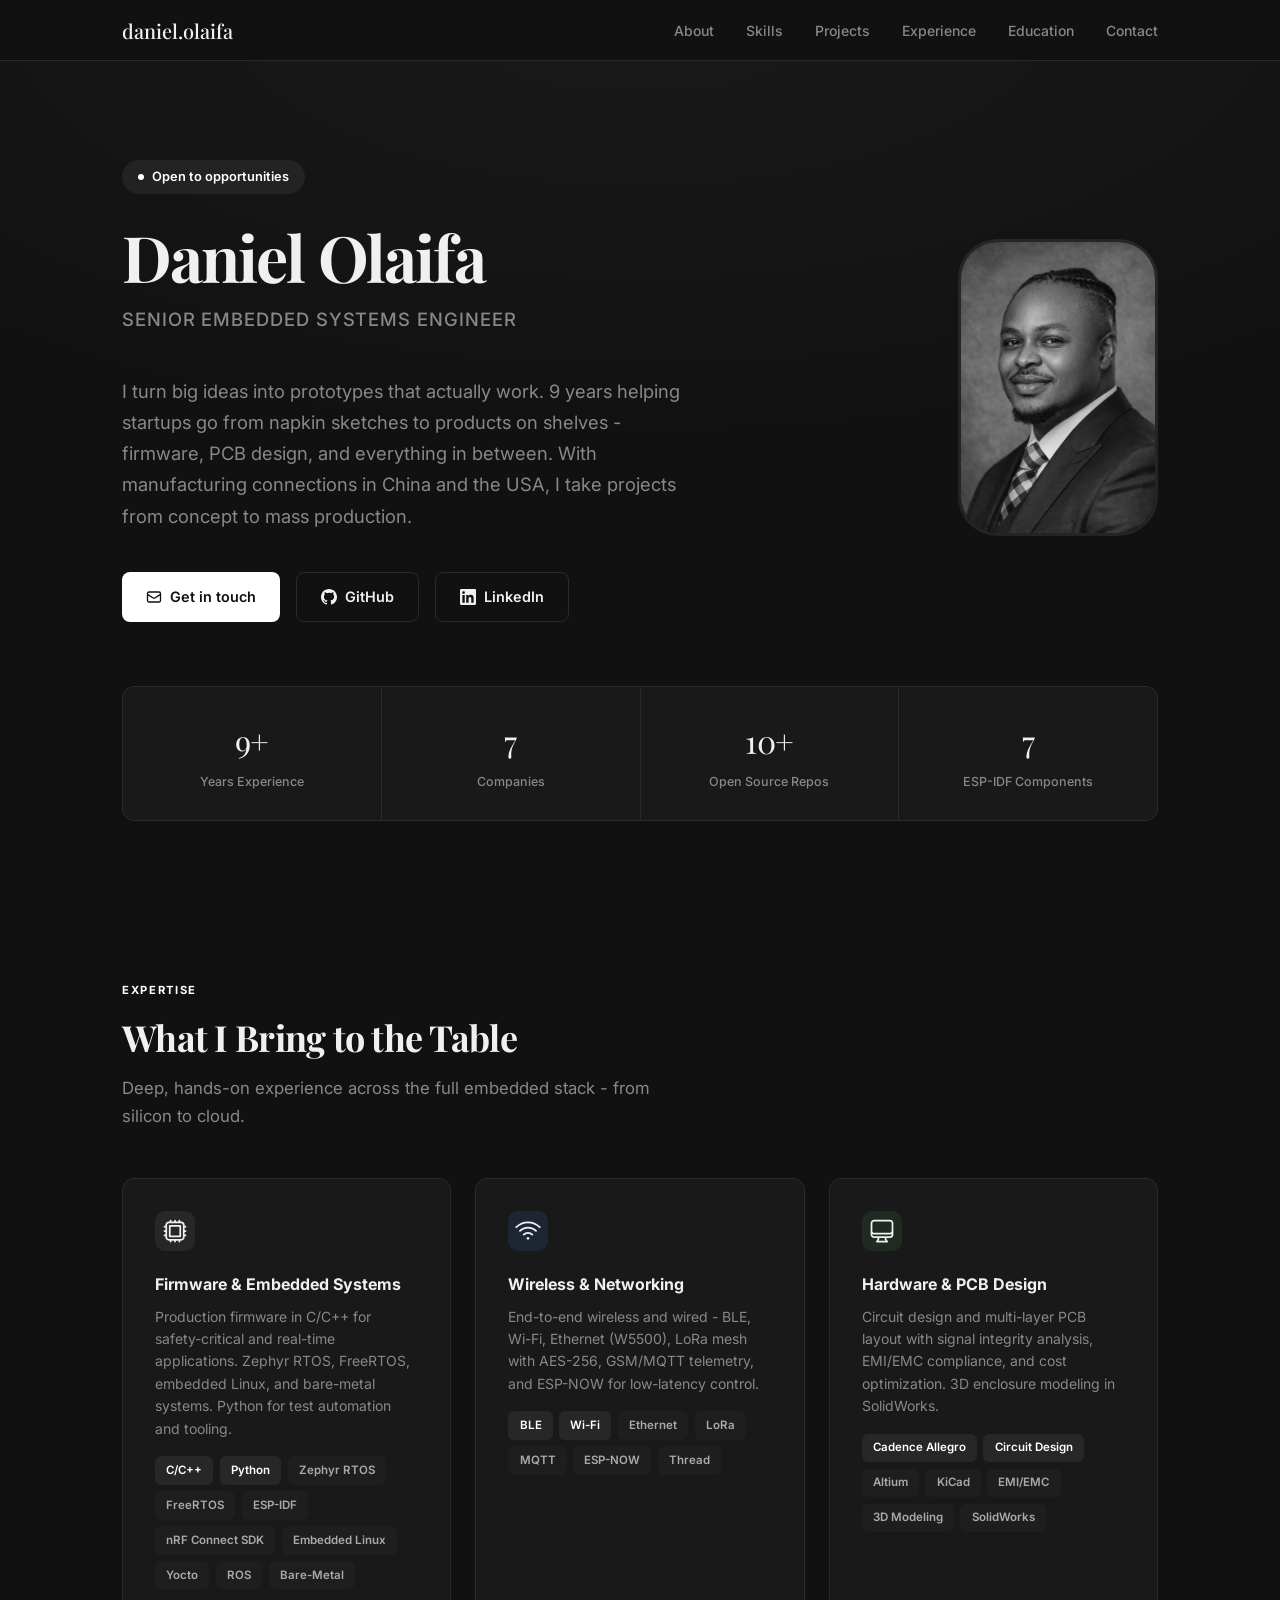
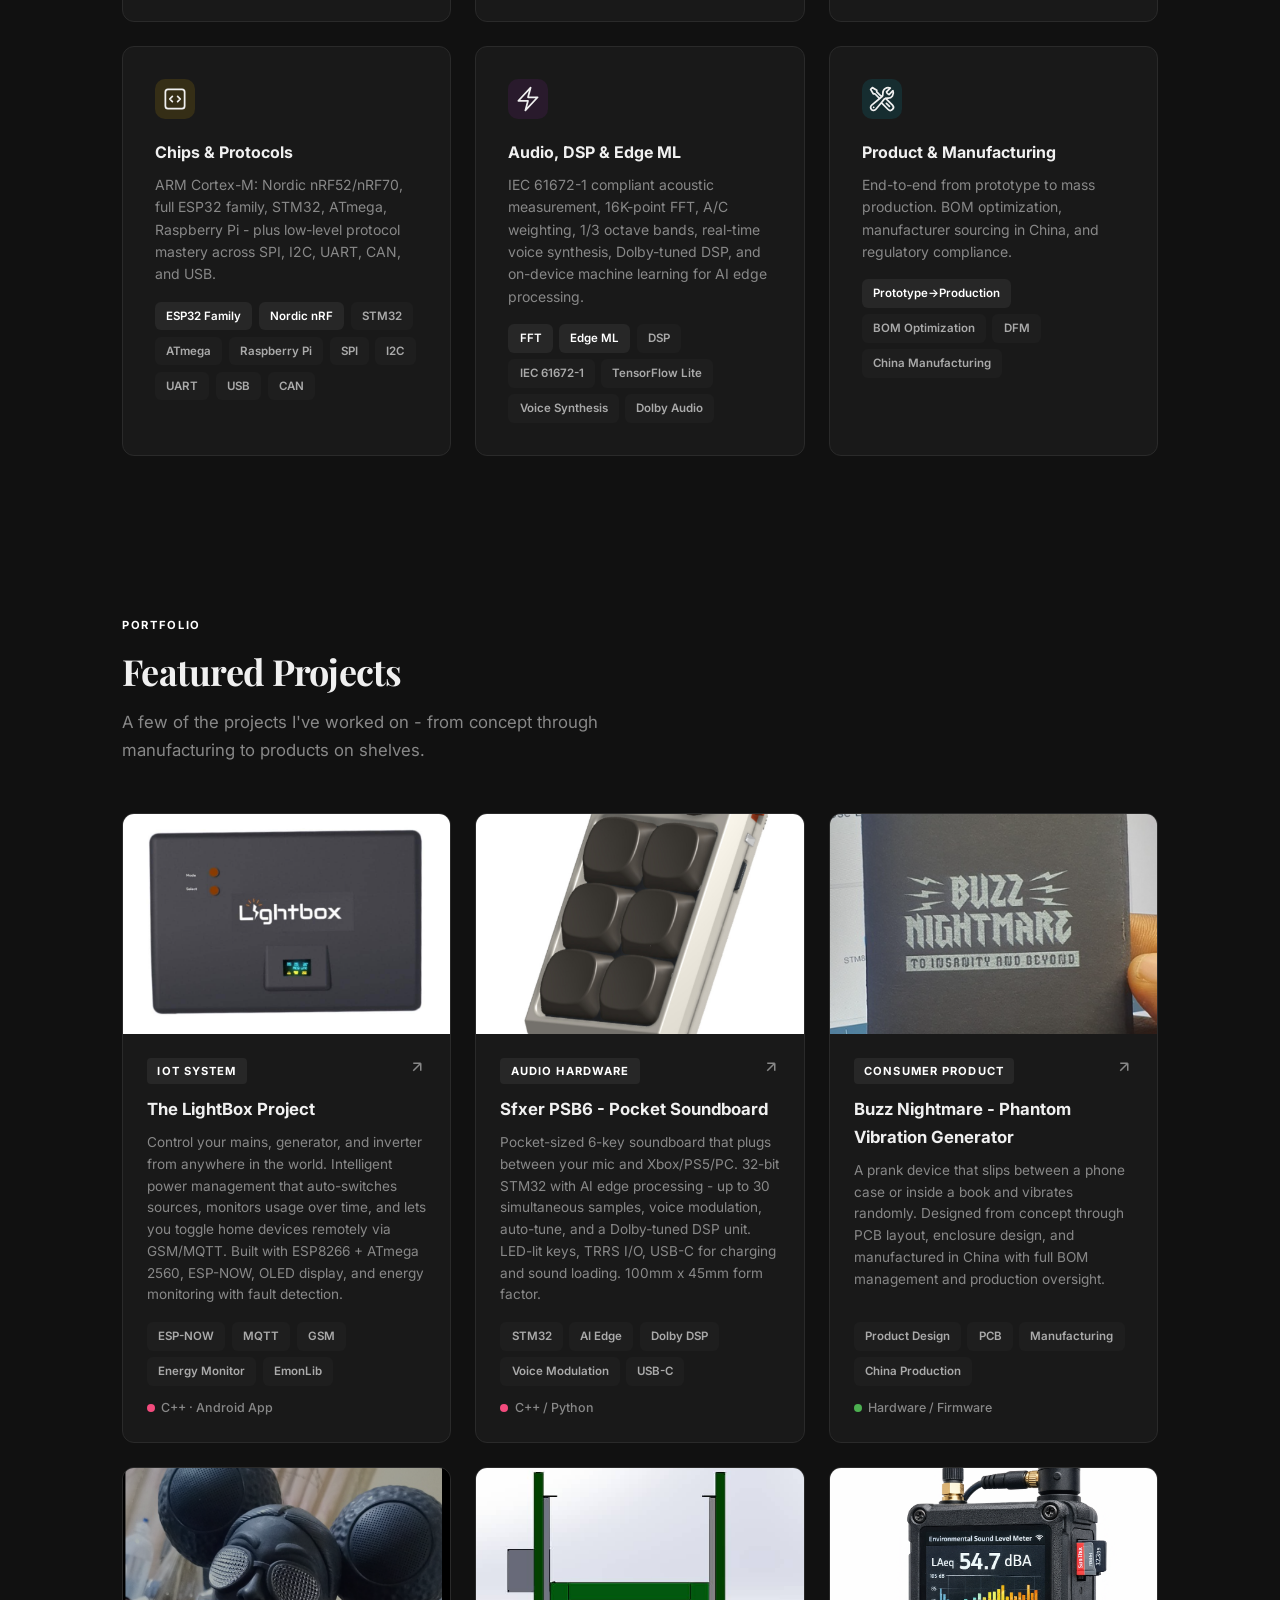
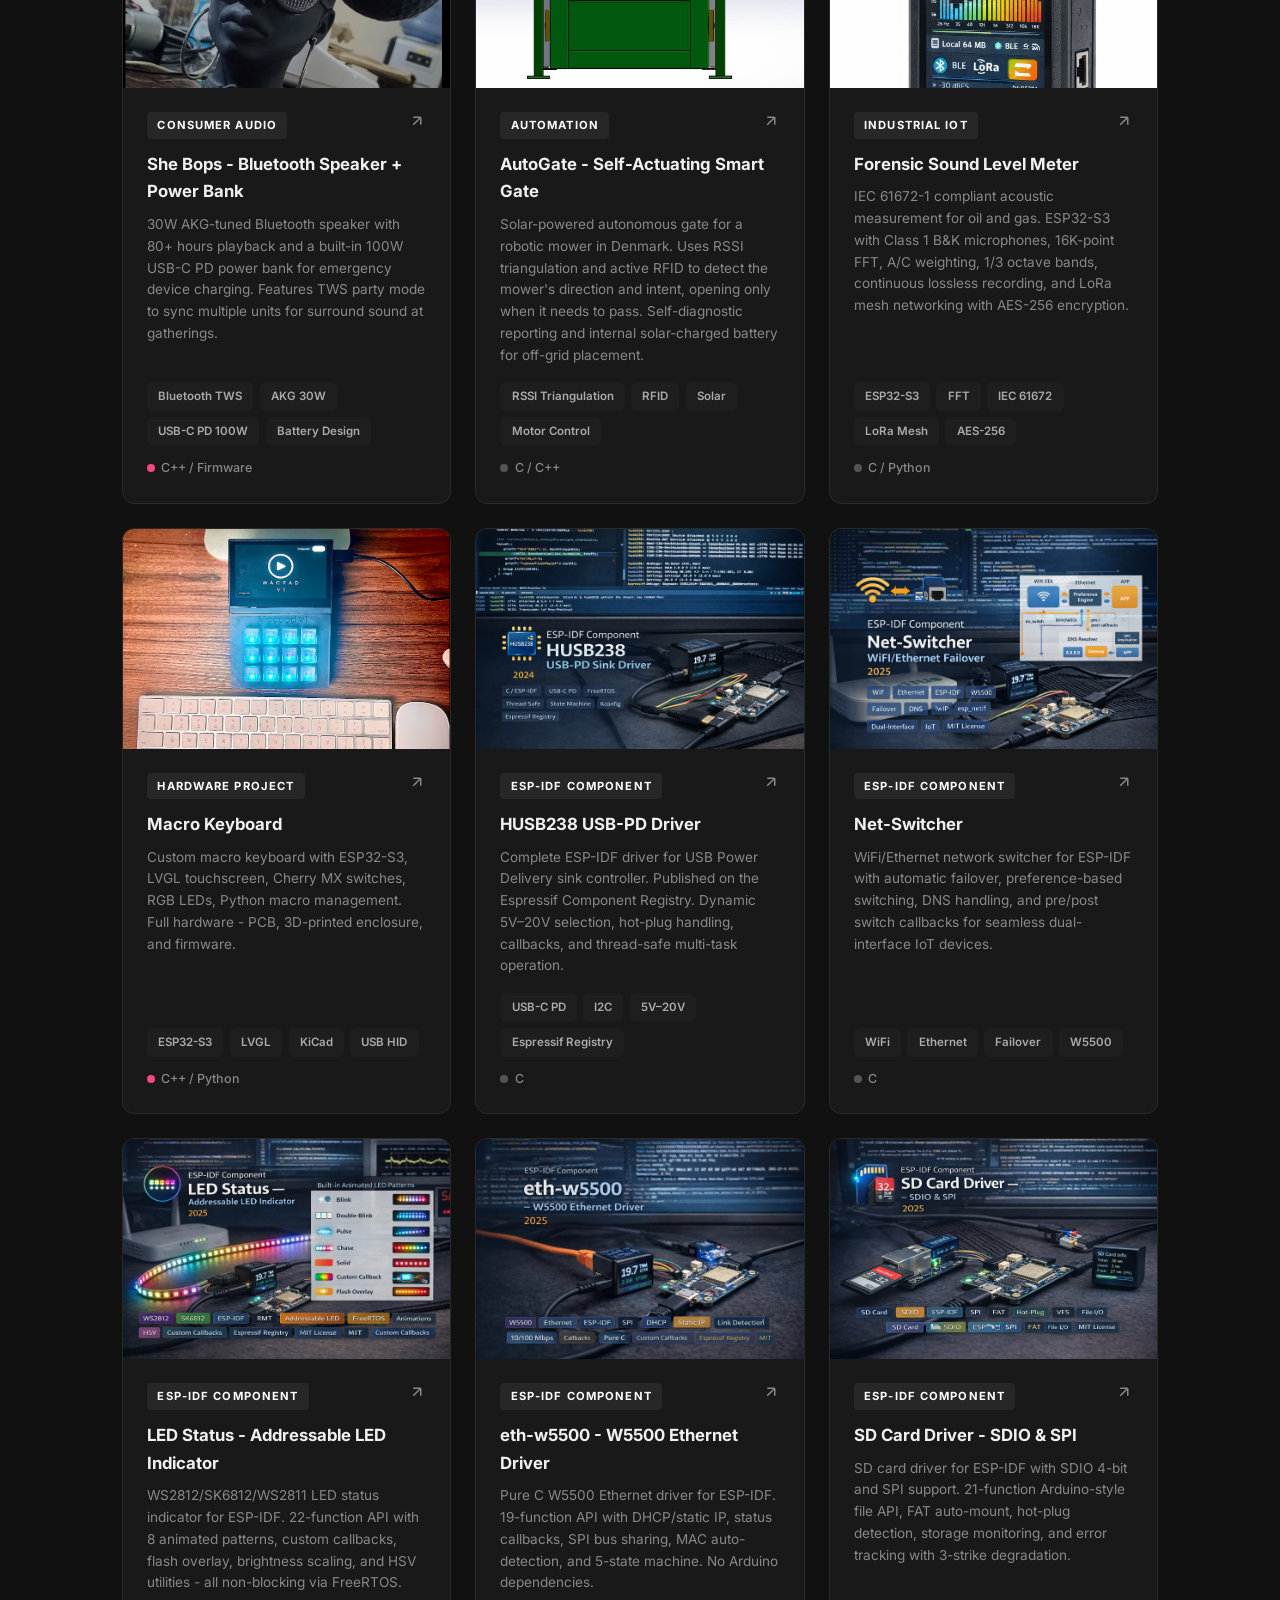
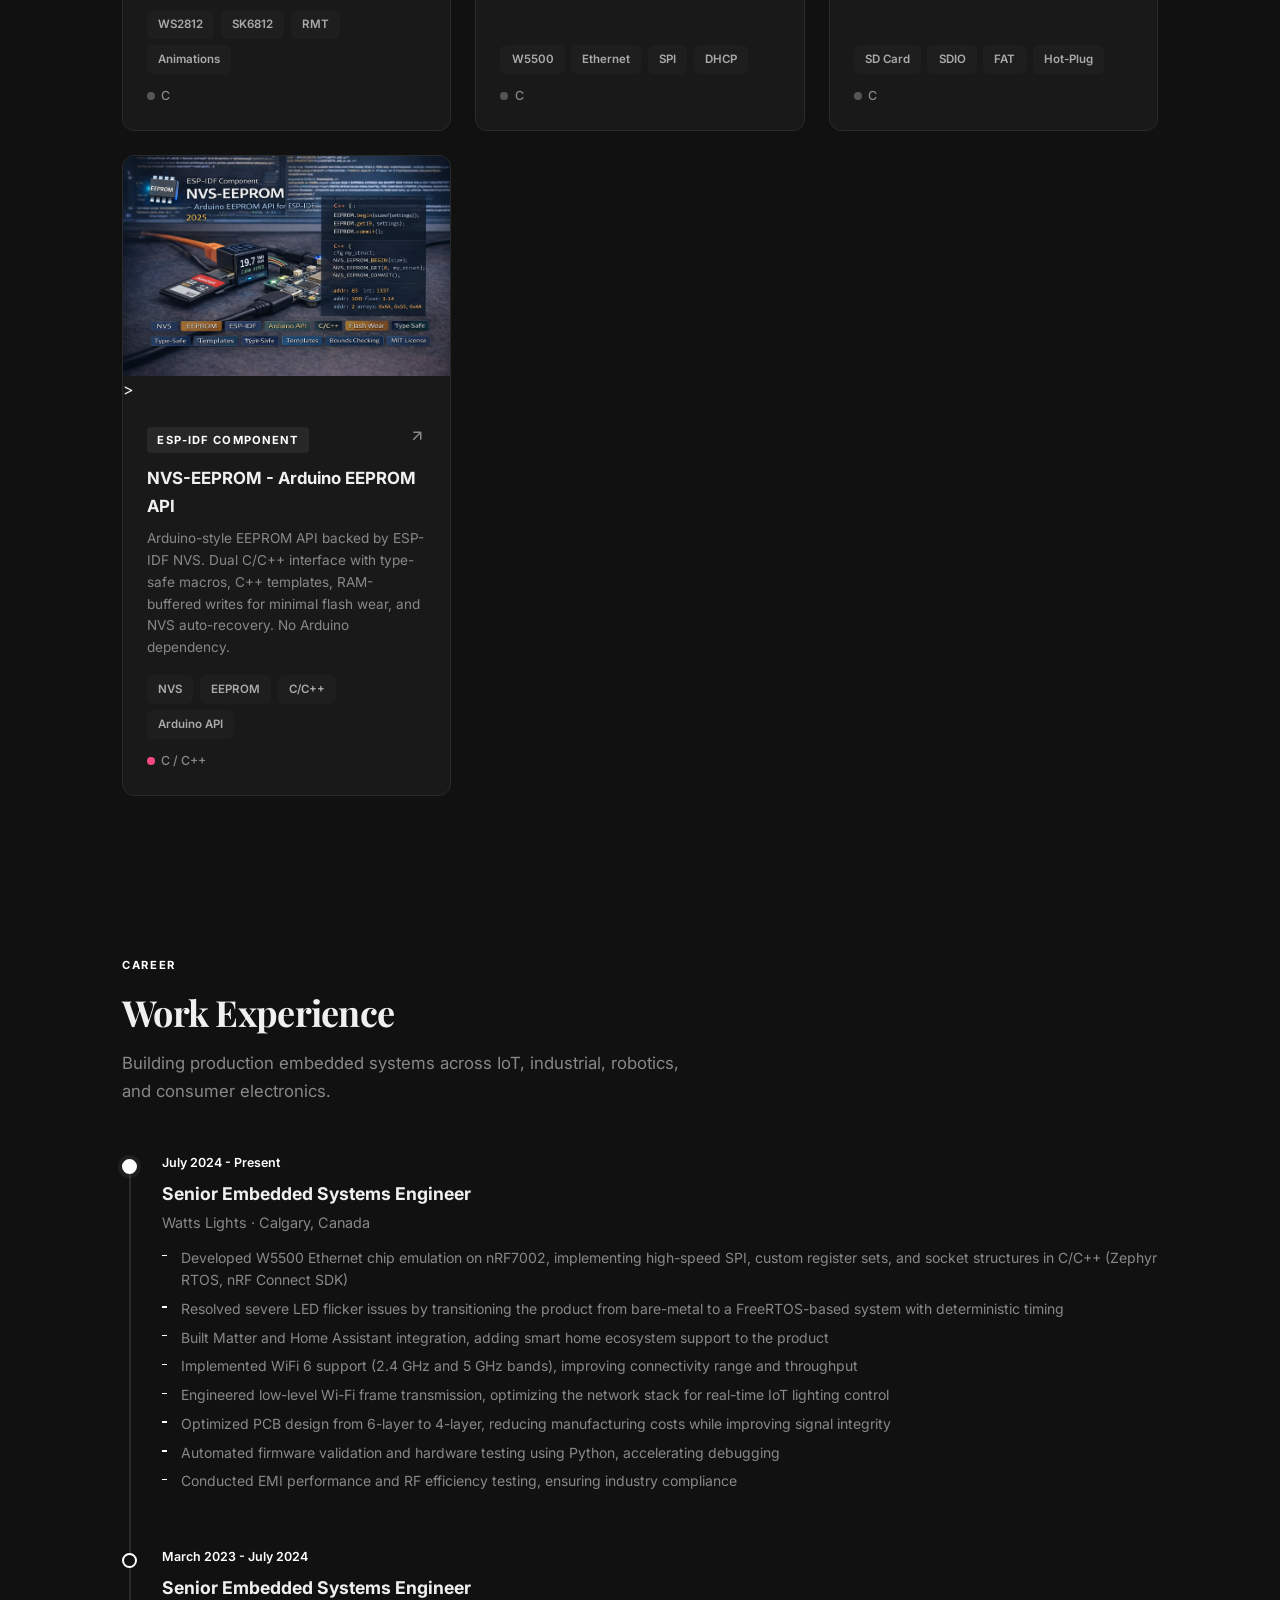
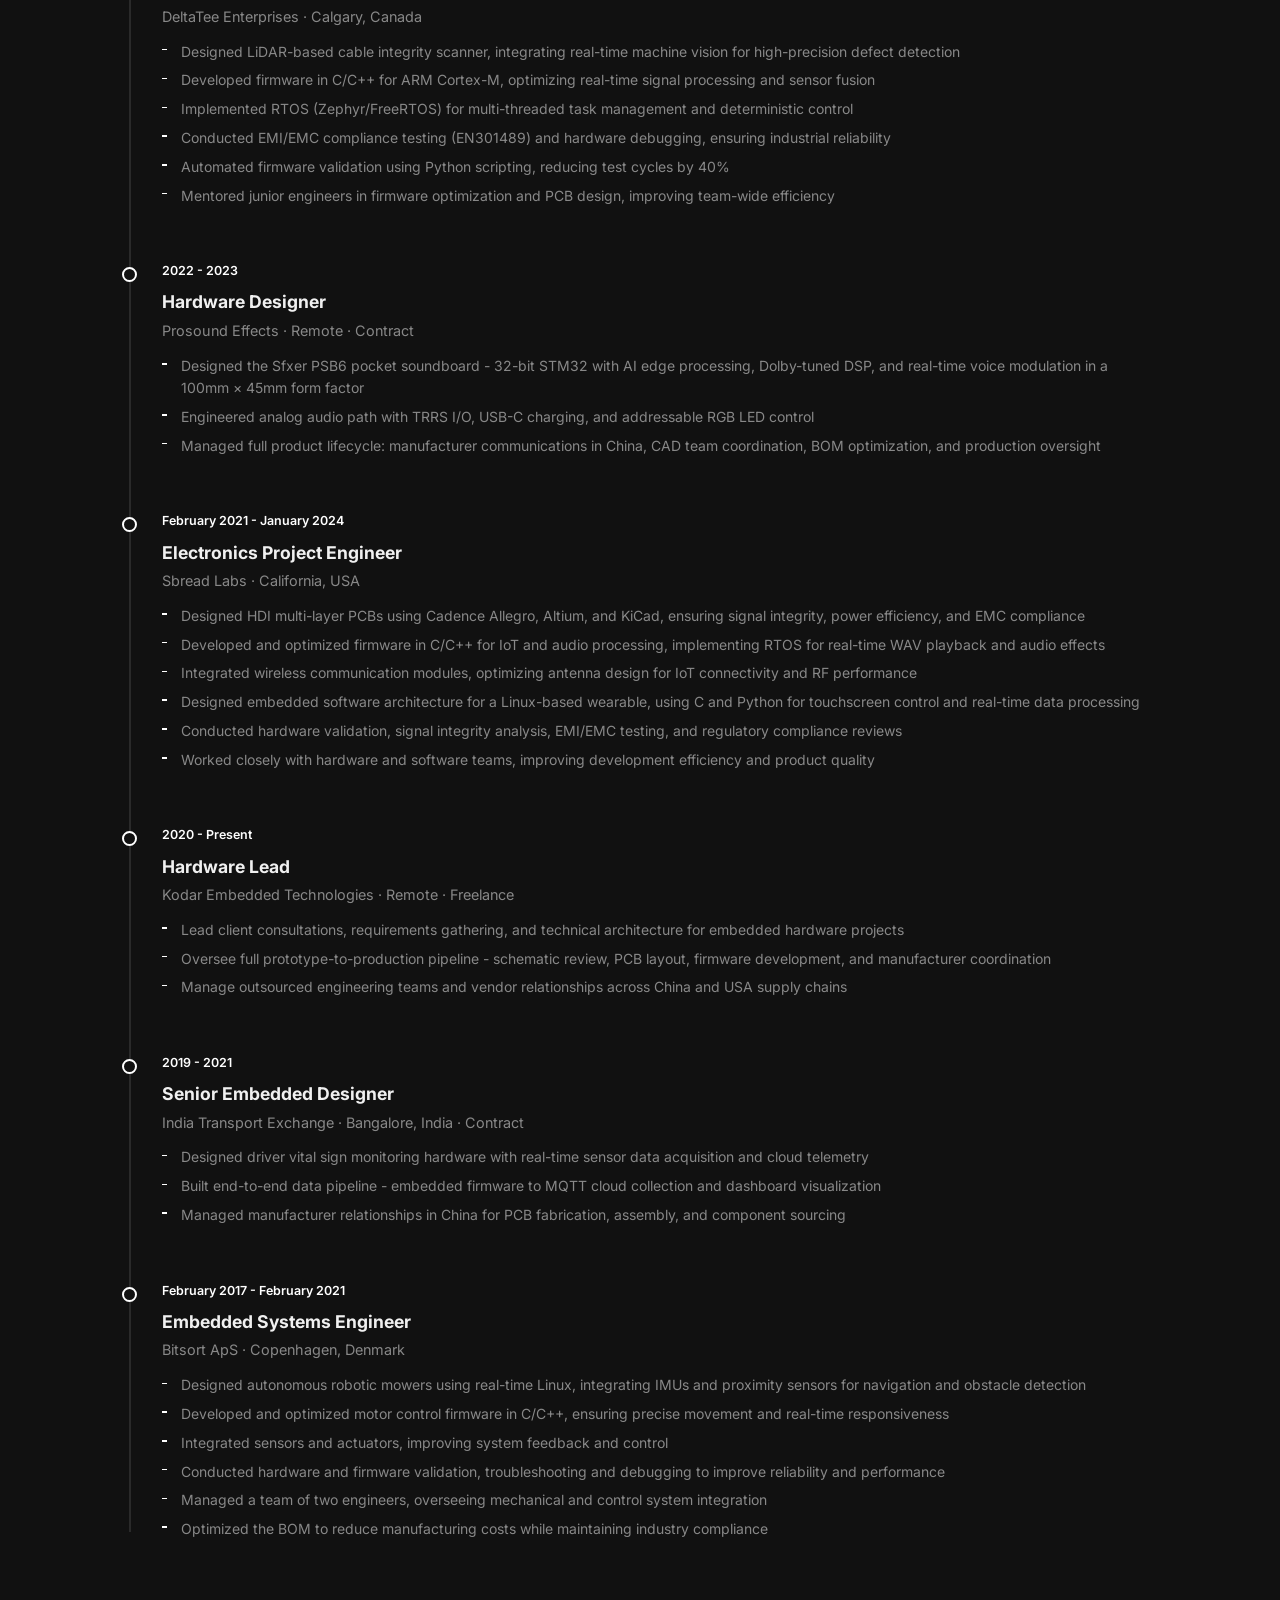
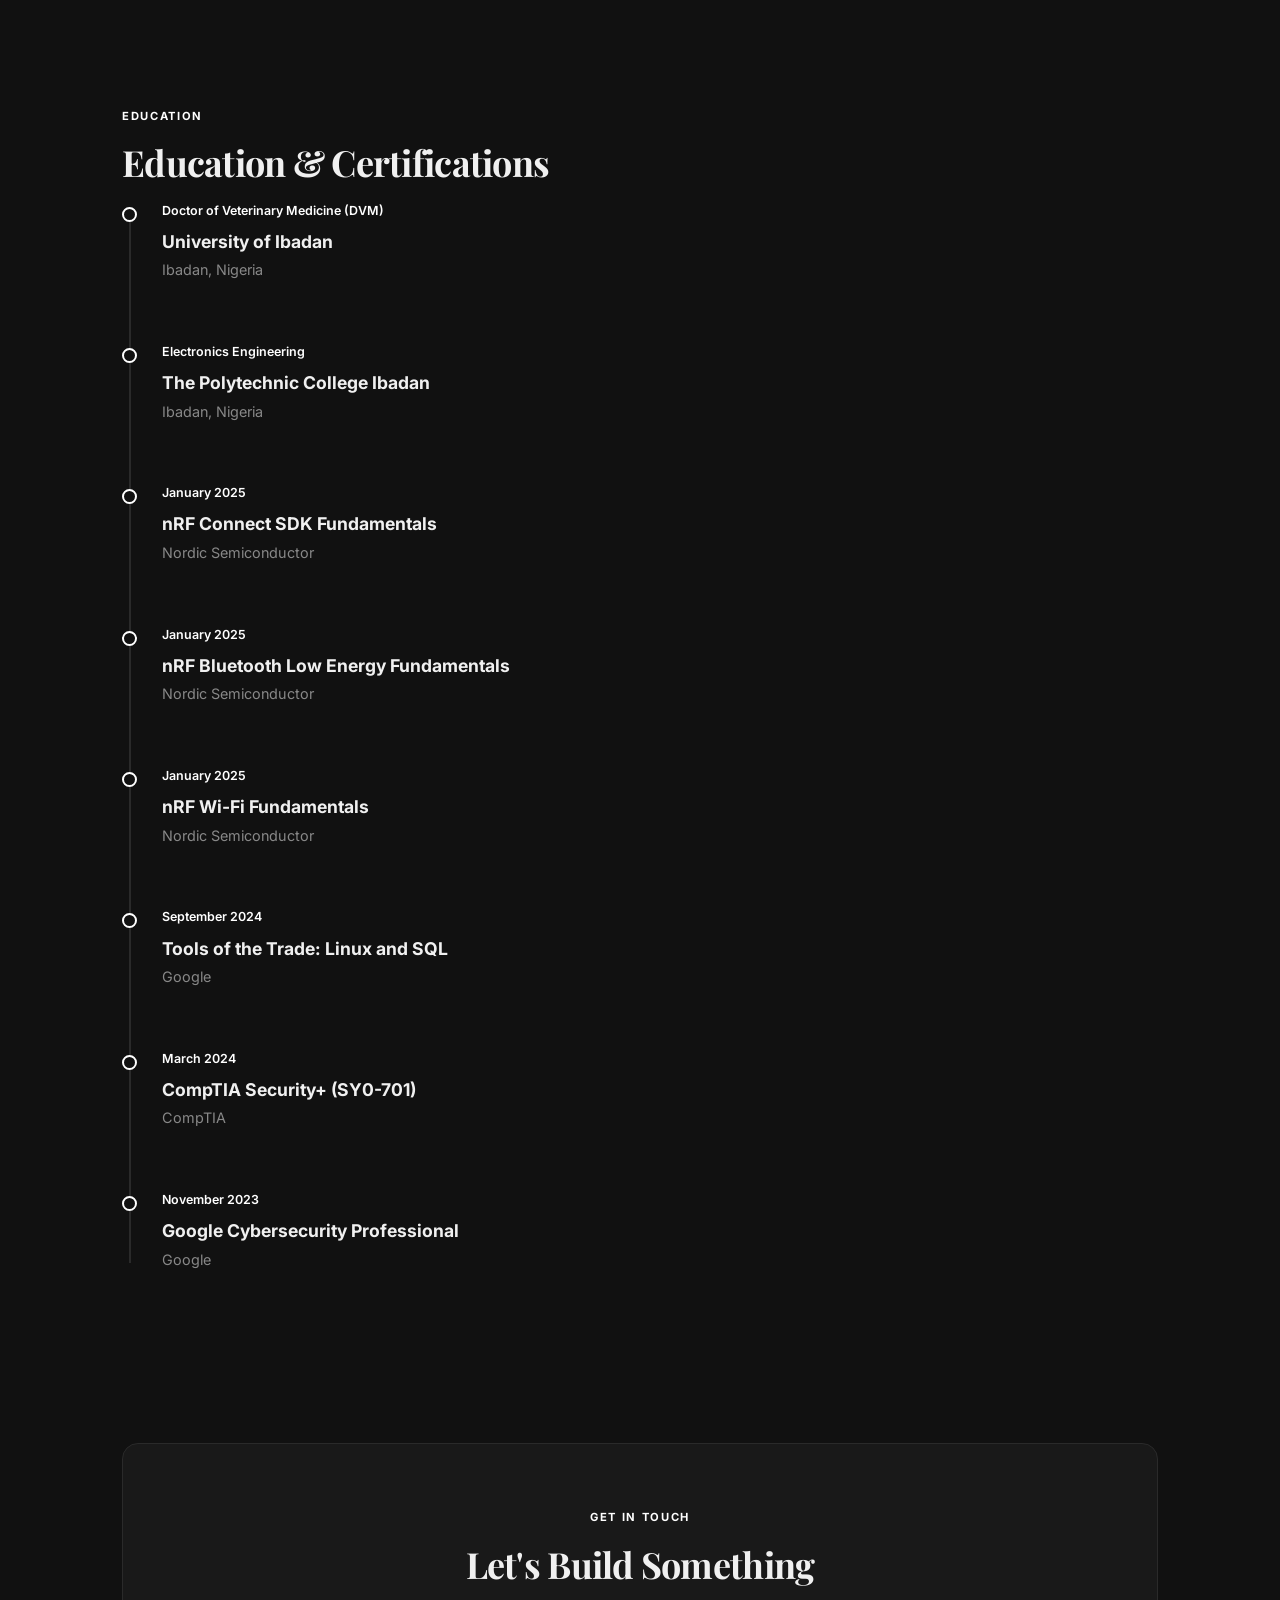
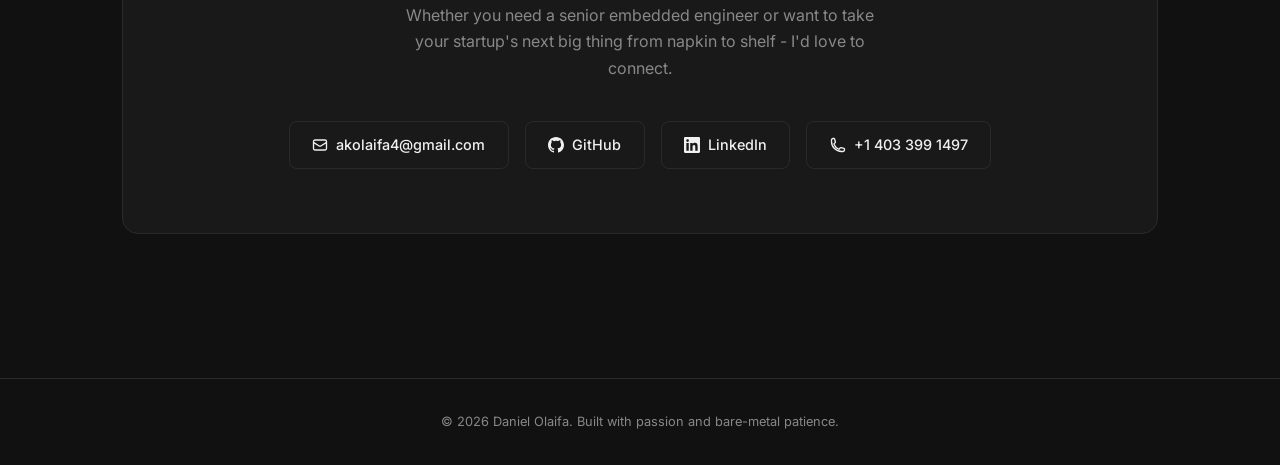
<file: index.html>
<!DOCTYPE html>
<html lang="en">
<head>
<meta charset="UTF-8">
<meta name="viewport" content="width=device-width, initial-scale=1.0">
<title>Daniel Olaifa - Senior Embedded Systems Engineer</title>
<link rel="preconnect" href="https://fonts.googleapis.com">
<link rel="preconnect" href="https://fonts.gstatic.com" crossorigin>
<link href="https://fonts.googleapis.com/css2?family=Inter:wght@400;500;600;700&family=Playfair+Display:wght@400;700&display=swap" rel="stylesheet">
<link rel="stylesheet" href="styles.css">
</head>
<body>
<nav><div class="ni"><a href="#" class="logo">daniel<span>.</span>olaifa</a><button class="ham" onclick="document.querySelector('nav ul').classList.toggle('open')" aria-label="Menu"><i></i><i></i><i></i></button><ul><li><a href="#about">About</a></li><li><a href="#skills">Skills</a></li><li><a href="#projects">Projects</a></li><li><a href="#experience">Experience</a></li><li><a href="#education">Education</a></li><li><a href="#contact">Contact</a></li></ul></div></nav>

<section class="hero" id="about"><div class="c hc">
<div class="hero-split">
<div class="hero-text">
<div class="hb"><span class="dot"></span> Open to opportunities</div>
<h1>Daniel Olaifa</h1>
<p class="hero-subtitle">Senior Embedded Systems Engineer</p>
<p>I turn big ideas into prototypes that actually work. 9 years helping startups go from napkin sketches to products on shelves - firmware, PCB design, and everything in between. With manufacturing connections in China and the USA, I take projects from concept to mass production.</p>
<div class="ha">
<a href="mailto:akolaifa4@gmail.com" class="btn bp"><svg xmlns="http://www.w3.org/2000/svg" fill="none" viewBox="0 0 24 24" stroke-width="2" stroke="currentColor"><path stroke-linecap="round" stroke-linejoin="round" d="M21.75 6.75v10.5a2.25 2.25 0 0 1-2.25 2.25h-15a2.25 2.25 0 0 1-2.25-2.25V6.75m19.5 0A2.25 2.25 0 0 0 19.5 4.5h-15a2.25 2.25 0 0 0-2.25 2.25m19.5 0v.243a2.25 2.25 0 0 1-1.07 1.916l-7.5 4.615a2.25 2.25 0 0 1-2.36 0L3.32 8.91a2.25 2.25 0 0 1-1.07-1.916V6.75"/></svg>Get in touch</a>
<a href="https://github.com/drfhaust" target="_blank" class="btn bg"><svg xmlns="http://www.w3.org/2000/svg" viewBox="0 0 24 24" fill="currentColor"><path d="M12 0c-6.626 0-12 5.373-12 12 0 5.302 3.438 9.8 8.207 11.387.599.111.793-.261.793-.577v-2.234c-3.338.726-4.033-1.416-4.033-1.416-.546-1.387-1.333-1.756-1.333-1.756-1.089-.745.083-.729.083-.729 1.205.084 1.839 1.237 1.839 1.237 1.07 1.834 2.807 1.304 3.492.997.107-.775.418-1.305.762-1.604-2.665-.305-5.467-1.334-5.467-5.931 0-1.311.469-2.381 1.236-3.221-.124-.303-.535-1.524.117-3.176 0 0 1.008-.322 3.301 1.23A11.509 11.509 0 0 1 12 5.803c1.02.005 2.047.138 3.006.404 2.291-1.552 3.297-1.23 3.297-1.23.653 1.653.242 2.874.118 3.176.77.84 1.235 1.911 1.235 3.221 0 4.609-2.807 5.624-5.479 5.921.43.372.823 1.102.823 2.222v3.293c0 .319.192.694.801.576C20.566 21.797 24 17.3 24 12c0-6.627-5.373-12-12-12z"/></svg>GitHub</a>
<a href="https://www.linkedin.com/in/olaifa-daniel" target="_blank" class="btn bg"><svg xmlns="http://www.w3.org/2000/svg" viewBox="0 0 24 24" fill="currentColor"><path d="M20.447 20.452h-3.554v-5.569c0-1.328-.027-3.037-1.852-3.037-1.853 0-2.136 1.445-2.136 2.939v5.667H9.351V9h3.414v1.561h.046c.477-.9 1.637-1.85 3.37-1.85 3.601 0 4.267 2.37 4.267 5.455v6.286zM5.337 7.433a2.062 2.062 0 0 1-2.063-2.065 2.064 2.064 0 1 1 2.063 2.065zm1.782 13.019H3.555V9h3.564v11.452zM22.225 0H1.771C.792 0 0 .774 0 1.729v20.542C0 23.227.792 24 1.771 24h20.451C23.2 24 24 23.227 24 22.271V1.729C24 .774 23.2 0 22.222 0h.003z"/></svg>LinkedIn</a>
</div>
</div>
<div class="hero-photo"><img src="images/profile.png" alt="Daniel Olaifa" class="hp"></div>
</div>
<div class="sr fi"><div class="s"><div class="sv">9+</div><div class="slb">Years Experience</div></div><div class="s"><div class="sv">7</div><div class="slb">Companies</div></div><div class="s"><div class="sv">10+</div><div class="slb">Open Source Repos</div></div><div class="s"><div class="sv">7</div><div class="slb">ESP-IDF Components</div></div></div>
</div></section>

<section id="skills"><div class="c">
<div class="sl">Expertise</div><h2 class="st">What I Bring to the Table</h2><p class="ss">Deep, hands-on experience across the full embedded stack - from silicon to cloud.</p>
<div class="sg">
<div class="sc fi"><div class="si" style="background:var(--accent-light)"><svg xmlns="http://www.w3.org/2000/svg" fill="none" viewBox="0 0 24 24" stroke-width="1.5" stroke="currentColor" width="28" height="28"><path stroke-linecap="round" stroke-linejoin="round" d="M8.25 3v1.5M4.5 8.25H3m18 0h-1.5M4.5 12H3m18 0h-1.5m-15 3.75H3m18 0h-1.5M8.25 19.5V21M12 3v1.5m0 15V21m3.75-18v1.5m0 15V21m-9-1.5h10.5a2.25 2.25 0 0 0 2.25-2.25V6.75a2.25 2.25 0 0 0-2.25-2.25H6.75A2.25 2.25 0 0 0 4.5 6.75v10.5a2.25 2.25 0 0 0 2.25 2.25Zm.75-12h9v9h-9v-9Z"/></svg></div><h3>Firmware & Embedded Systems</h3><p>Production firmware in C/C++ for safety-critical and real-time applications. Zephyr RTOS, FreeRTOS, embedded Linux, and bare-metal systems. Python for test automation and tooling.</p><div class="tags"><span class="tag a">C/C++</span><span class="tag a">Python</span><span class="tag">Zephyr RTOS</span><span class="tag">FreeRTOS</span><span class="tag">ESP-IDF</span><span class="tag">nRF Connect SDK</span><span class="tag">Embedded Linux</span><span class="tag">Yocto</span><span class="tag">ROS</span><span class="tag">Bare-Metal</span></div></div>
<div class="sc fi"><div class="si" style="background:rgba(66,133,244,.12)"><svg xmlns="http://www.w3.org/2000/svg" fill="none" viewBox="0 0 24 24" stroke-width="1.5" stroke="currentColor" width="28" height="28"><path stroke-linecap="round" stroke-linejoin="round" d="M8.288 15.038a5.25 5.25 0 0 1 7.424 0M5.106 11.856c3.807-3.808 9.98-3.808 13.788 0M1.924 8.674c5.565-5.565 14.587-5.565 20.152 0M12.53 18.22l-.53.53-.53-.53a.75.75 0 0 1 1.06 0Z"/></svg></div><h3>Wireless & Networking</h3><p>End-to-end wireless and wired - BLE, Wi-Fi, Ethernet (W5500), LoRa mesh with AES-256, GSM/MQTT telemetry, and ESP-NOW for low-latency control.</p><div class="tags"><span class="tag a">BLE</span><span class="tag a">Wi-Fi</span><span class="tag">Ethernet</span><span class="tag">LoRa</span><span class="tag">MQTT</span><span class="tag">ESP-NOW</span><span class="tag">Thread</span></div></div>
<div class="sc fi"><div class="si" style="background:rgba(76,175,80,.12)"><svg xmlns="http://www.w3.org/2000/svg" fill="none" viewBox="0 0 24 24" stroke-width="1.5" stroke="currentColor" width="28" height="28"><path stroke-linecap="round" stroke-linejoin="round" d="M9 17.25v1.007a3 3 0 0 1-.879 2.122L7.5 21h9l-.621-.621A3 3 0 0 1 15 18.257V17.25m6-12V15a2.25 2.25 0 0 1-2.25 2.25H5.25A2.25 2.25 0 0 1 3 15V5.25m18 0A2.25 2.25 0 0 0 18.75 3H5.25A2.25 2.25 0 0 0 3 5.25m18 0V12a2.25 2.25 0 0 1-2.25 2.25H5.25A2.25 2.25 0 0 1 3 12V5.25"/></svg></div><h3>Hardware & PCB Design</h3><p>Circuit design and multi-layer PCB layout with signal integrity analysis, EMI/EMC compliance, and cost optimization. 3D enclosure modeling in SolidWorks.</p><div class="tags"><span class="tag a">Cadence Allegro</span><span class="tag a">Circuit Design</span><span class="tag">Altium</span><span class="tag">KiCad</span><span class="tag">EMI/EMC</span><span class="tag">3D Modeling</span><span class="tag">SolidWorks</span></div></div>
<div class="sc fi"><div class="si" style="background:rgba(255,193,7,.12)"><svg xmlns="http://www.w3.org/2000/svg" fill="none" viewBox="0 0 24 24" stroke-width="1.5" stroke="currentColor" width="28" height="28"><path stroke-linecap="round" stroke-linejoin="round" d="M14.25 9.75 16.5 12l-2.25 2.25m-4.5 0L7.5 12l2.25-2.25M6 20.25h12A2.25 2.25 0 0 0 20.25 18V6A2.25 2.25 0 0 0 18 3.75H6A2.25 2.25 0 0 0 3.75 6v12A2.25 2.25 0 0 0 6 20.25Z"/></svg></div><h3>Chips & Protocols</h3><p>ARM Cortex-M: Nordic nRF52/nRF70, full ESP32 family, STM32, ATmega, Raspberry Pi - plus low-level protocol mastery across SPI, I2C, UART, CAN, and USB.</p><div class="tags"><span class="tag a">ESP32 Family</span><span class="tag a">Nordic nRF</span><span class="tag">STM32</span><span class="tag">ATmega</span><span class="tag">Raspberry Pi</span><span class="tag">SPI</span><span class="tag">I2C</span><span class="tag">UART</span><span class="tag">USB</span><span class="tag">CAN</span></div></div>
<div class="sc fi"><div class="si" style="background:rgba(156,39,176,.12)"><svg xmlns="http://www.w3.org/2000/svg" fill="none" viewBox="0 0 24 24" stroke-width="1.5" stroke="currentColor" width="28" height="28"><path stroke-linecap="round" stroke-linejoin="round" d="m3.75 13.5 10.5-11.25L12 10.5h8.25L9.75 21.75 12 13.5H3.75Z"/></svg></div><h3>Audio, DSP & Edge ML</h3><p>IEC 61672-1 compliant acoustic measurement, 16K-point FFT, A/C weighting, 1/3 octave bands, real-time voice synthesis, Dolby-tuned DSP, and on-device machine learning for AI edge processing.</p><div class="tags"><span class="tag a">FFT</span><span class="tag a">Edge ML</span><span class="tag">DSP</span><span class="tag">IEC 61672-1</span><span class="tag">TensorFlow Lite</span><span class="tag">Voice Synthesis</span><span class="tag">Dolby Audio</span></div></div>
<div class="sc fi"><div class="si" style="background:rgba(0,188,212,.12)"><svg xmlns="http://www.w3.org/2000/svg" fill="none" viewBox="0 0 24 24" stroke-width="1.5" stroke="currentColor" width="28" height="28"><path stroke-linecap="round" stroke-linejoin="round" d="M11.42 15.17 17.25 21A2.652 2.652 0 0 0 21 17.25l-5.877-5.877M11.42 15.17l2.496-3.03c.317-.384.74-.626 1.208-.766M11.42 15.17l-4.655 5.653a2.548 2.548 0 1 1-3.586-3.586l6.837-5.63m5.108-.233c.55-.164 1.163-.188 1.743-.14a4.5 4.5 0 0 0 4.486-6.336l-3.276 3.277a3.004 3.004 0 0 1-2.25-2.25l3.276-3.276a4.5 4.5 0 0 0-6.336 4.486c.091 1.076-.071 2.264-.904 2.95l-.102.085m-1.745 1.437L5.909 7.5H4.5L2.25 3.75l1.5-1.5L7.5 4.5v1.409l4.26 4.26m-1.745 1.437 1.745-1.437m6.615 8.206L15.75 15.75M4.867 19.125h.008v.008h-.008v-.008Z"/></svg></div><h3>Product & Manufacturing</h3><p>End-to-end from prototype to mass production. BOM optimization, manufacturer sourcing in China, and regulatory compliance.</p><div class="tags"><span class="tag a">Prototype→Production</span><span class="tag">BOM Optimization</span><span class="tag">DFM</span><span class="tag">China Manufacturing</span></div></div>
</div></div></section>

<!-- IMAGE GUIDE: Create images/ folder next to index.html. Save as: lightbox.jpg, sfxer.jpg, buzz-nightmare.jpg, sound-meter.jpg, macro-keyboard.jpg, autogate.jpg, shebops.jpg, husb238.jpg, net-switcher.jpg, wrip.jpg (640x400px+). Placeholders auto-replace. -->
<section id="projects"><div class="c">
<div class="sl">Portfolio</div><h2 class="st">Featured Projects</h2><p class="ss">A few of the projects I've worked on - from concept through manufacturing to products on shelves.</p>
<div class="pg">

<a href="projects/lightbox.html" class="pc fi">
<img src="images/lightbox.jpg" alt="LightBox" class="pi" onerror="this.outerHTML='<div class=pip><svg xmlns=http://www.w3.org/2000/svg fill=none viewBox=&quot;0 0 24 24&quot; stroke-width=1 stroke=currentColor><path d=&quot;m2.25 15.75 5.159-5.159a2.25 2.25 0 0 1 3.182 0l5.159 5.159m-1.5-1.5 1.409-1.409a2.25 2.25 0 0 1 3.182 0l2.909 2.909M3.75 21h16.5A2.25 2.25 0 0 0 22.5 18.75V5.25A2.25 2.25 0 0 0 20.25 3H3.75A2.25 2.25 0 0 0 1.5 5.25v13.5A2.25 2.25 0 0 0 3.75 21Z&quot;/></svg><span class=fn>images/lightbox.jpg</span></div>'">
<div class="pb"><div class="ph"><span class="pt">IoT System</span><svg class="pa" width="18" height="18" viewBox="0 0 24 24" fill="none" stroke="currentColor" stroke-width="2"><path d="M7 17L17 7M17 7H7M17 7V17"/></svg></div>
<h3>The LightBox Project</h3><p>Control your mains, generator, and inverter from anywhere in the world. Intelligent power management that auto-switches sources, monitors usage over time, and lets you toggle home devices remotely via GSM/MQTT. Built with ESP8266 + ATmega 2560, ESP-NOW, OLED display, and energy monitoring with fault detection.</p>
<div class="tags"><span class="tag">ESP-NOW</span><span class="tag">MQTT</span><span class="tag">GSM</span><span class="tag">Energy Monitor</span><span class="tag">EmonLib</span></div>
<div class="pl"><span class="ld lcpp"></span> C++ &middot; Android App</div></div></a>

<a href="projects/sfxer.html" class="pc fi">
<img src="images/sfxer.jpg" alt="Sfxer PSB6" class="pi" onerror="this.outerHTML='<div class=pip><svg xmlns=http://www.w3.org/2000/svg fill=none viewBox=&quot;0 0 24 24&quot; stroke-width=1 stroke=currentColor><path d=&quot;m2.25 15.75 5.159-5.159a2.25 2.25 0 0 1 3.182 0l5.159 5.159m-1.5-1.5 1.409-1.409a2.25 2.25 0 0 1 3.182 0l2.909 2.909M3.75 21h16.5A2.25 2.25 0 0 0 22.5 18.75V5.25A2.25 2.25 0 0 0 20.25 3H3.75A2.25 2.25 0 0 0 1.5 5.25v13.5A2.25 2.25 0 0 0 3.75 21Z&quot;/></svg><span class=fn>images/sfxer.jpg</span></div>'">
<div class="pb"><div class="ph"><span class="pt">Audio Hardware</span><svg class="pa" width="18" height="18" viewBox="0 0 24 24" fill="none" stroke="currentColor" stroke-width="2"><path d="M7 17L17 7M17 7H7M17 7V17"/></svg></div>
<h3>Sfxer PSB6 - Pocket Soundboard</h3><p>Pocket-sized 6-key soundboard that plugs between your mic and Xbox/PS5/PC. 32-bit STM32 with AI edge processing - up to 30 simultaneous samples, voice modulation, auto-tune, and a Dolby-tuned DSP unit. LED-lit keys, TRRS I/O, USB-C for charging and sound loading. 100mm x 45mm form factor.</p>
<div class="tags"><span class="tag">STM32</span><span class="tag">AI Edge</span><span class="tag">Dolby DSP</span><span class="tag">Voice Modulation</span><span class="tag">USB-C</span></div>
<div class="pl"><span class="ld lcpp"></span> C++ / Python</div></div></a>

<a href="projects/buzz-nightmare.html" class="pc fi">
<img src="images/buzz-nightmare.jpg" alt="Buzz Nightmare" class="pi" onerror="this.outerHTML='<div class=pip><svg xmlns=http://www.w3.org/2000/svg fill=none viewBox=&quot;0 0 24 24&quot; stroke-width=1 stroke=currentColor><path d=&quot;m2.25 15.75 5.159-5.159a2.25 2.25 0 0 1 3.182 0l5.159 5.159m-1.5-1.5 1.409-1.409a2.25 2.25 0 0 1 3.182 0l2.909 2.909M3.75 21h16.5A2.25 2.25 0 0 0 22.5 18.75V5.25A2.25 2.25 0 0 0 20.25 3H3.75A2.25 2.25 0 0 0 1.5 5.25v13.5A2.25 2.25 0 0 0 3.75 21Z&quot;/></svg><span class=fn>images/buzz-nightmare.jpg</span></div>'">
<div class="pb"><div class="ph"><span class="pt">Consumer Product</span><svg class="pa" width="18" height="18" viewBox="0 0 24 24" fill="none" stroke="currentColor" stroke-width="2"><path d="M7 17L17 7M17 7H7M17 7V17"/></svg></div>
<h3>Buzz Nightmare - Phantom Vibration Generator</h3><p>A prank device that slips between a phone case or inside a book and vibrates randomly. Designed from concept through PCB layout, enclosure design, and manufactured in China with full BOM management and production oversight.</p>
<div class="tags"><span class="tag">Product Design</span><span class="tag">PCB</span><span class="tag">Manufacturing</span><span class="tag">China Production</span></div>
<div class="pl"><span class="ld lhw"></span> Hardware / Firmware</div></div></a>

<a href="projects/shebops.html" class="pc fi">
<img src="images/shebops.jpg" alt="She Bops" class="pi" onerror="this.outerHTML='<div class=pip><svg xmlns=http://www.w3.org/2000/svg fill=none viewBox=&quot;0 0 24 24&quot; stroke-width=1 stroke=currentColor><path d=&quot;m2.25 15.75 5.159-5.159a2.25 2.25 0 0 1 3.182 0l5.159 5.159m-1.5-1.5 1.409-1.409a2.25 2.25 0 0 1 3.182 0l2.909 2.909M3.75 21h16.5A2.25 2.25 0 0 0 22.5 18.75V5.25A2.25 2.25 0 0 0 20.25 3H3.75A2.25 2.25 0 0 0 1.5 5.25v13.5A2.25 2.25 0 0 0 3.75 21Z&quot;/></svg><span class=fn>images/shebops.jpg</span></div>'">
<div class="pb"><div class="ph"><span class="pt">Consumer Audio</span><svg class="pa" width="18" height="18" viewBox="0 0 24 24" fill="none" stroke="currentColor" stroke-width="2"><path d="M7 17L17 7M17 7H7M17 7V17"/></svg></div>
<h3>She Bops - Bluetooth Speaker + Power Bank</h3><p>30W AKG-tuned Bluetooth speaker with 80+ hours playback and a built-in 100W USB-C PD power bank for emergency device charging. Features TWS party mode to sync multiple units for surround sound at gatherings.</p>
<div class="tags"><span class="tag">Bluetooth TWS</span><span class="tag">AKG 30W</span><span class="tag">USB-C PD 100W</span><span class="tag">Battery Design</span></div>
<div class="pl"><span class="ld lcpp"></span> C++ / Firmware</div></div></a>

<a href="projects/autogate.html" class="pc fi">
<img src="images/autogate.jpg" alt="AutoGate" class="pi" onerror="this.outerHTML='<div class=pip><svg xmlns=http://www.w3.org/2000/svg fill=none viewBox=&quot;0 0 24 24&quot; stroke-width=1 stroke=currentColor><path d=&quot;m2.25 15.75 5.159-5.159a2.25 2.25 0 0 1 3.182 0l5.159 5.159m-1.5-1.5 1.409-1.409a2.25 2.25 0 0 1 3.182 0l2.909 2.909M3.75 21h16.5A2.25 2.25 0 0 0 22.5 18.75V5.25A2.25 2.25 0 0 0 20.25 3H3.75A2.25 2.25 0 0 0 1.5 5.25v13.5A2.25 2.25 0 0 0 3.75 21Z&quot;/></svg><span class=fn>images/autogate.jpg</span></div>'">
<div class="pb"><div class="ph"><span class="pt">Automation</span><svg class="pa" width="18" height="18" viewBox="0 0 24 24" fill="none" stroke="currentColor" stroke-width="2"><path d="M7 17L17 7M17 7H7M17 7V17"/></svg></div>
<h3>AutoGate - Self-Actuating Smart Gate</h3><p>Solar-powered autonomous gate for a robotic mower in Denmark. Uses RSSI triangulation and active RFID to detect the mower's direction and intent, opening only when it needs to pass. Self-diagnostic reporting and internal solar-charged battery for off-grid placement.</p>
<div class="tags"><span class="tag">RSSI Triangulation</span><span class="tag">RFID</span><span class="tag">Solar</span><span class="tag">Motor Control</span></div>
<div class="pl"><span class="ld lc"></span> C / C++</div></div></a>

<a href="projects/sound-meter.html" class="pc fi">
<img src="images/sound-meter-1.png" alt="Sound Level Meter" class="pi" onerror="this.outerHTML='<div class=pip><svg xmlns=http://www.w3.org/2000/svg fill=none viewBox=&quot;0 0 24 24&quot; stroke-width=1 stroke=currentColor><path d=&quot;m2.25 15.75 5.159-5.159a2.25 2.25 0 0 1 3.182 0l5.159 5.159m-1.5-1.5 1.409-1.409a2.25 2.25 0 0 1 3.182 0l2.909 2.909M3.75 21h16.5A2.25 2.25 0 0 0 22.5 18.75V5.25A2.25 2.25 0 0 0 20.25 3H3.75A2.25 2.25 0 0 0 1.5 5.25v13.5A2.25 2.25 0 0 0 3.75 21Z&quot;/></svg><span class=fn>images/sound-meter-1.png</span></div>'">
<div class="pb"><div class="ph"><span class="pt">Industrial IoT</span><svg class="pa" width="18" height="18" viewBox="0 0 24 24" fill="none" stroke="currentColor" stroke-width="2"><path d="M7 17L17 7M17 7H7M17 7V17"/></svg></div>
<h3>Forensic Sound Level Meter</h3><p>IEC 61672-1 compliant acoustic measurement for oil and gas. ESP32-S3 with Class 1 B&amp;K microphones, 16K-point FFT, A/C weighting, 1/3 octave bands, continuous lossless recording, and LoRa mesh networking with AES-256 encryption.</p>
<div class="tags"><span class="tag">ESP32-S3</span><span class="tag">FFT</span><span class="tag">IEC 61672</span><span class="tag">LoRa Mesh</span><span class="tag">AES-256</span></div>
<div class="pl"><span class="ld lc"></span> C / Python</div></div></a>

<a href="projects/macro-keyboard.html" class="pc fi">
<img src="images/macro-keyboard.jpg" alt="Macro Keyboard" class="pi" onerror="this.outerHTML='<div class=pip><svg xmlns=http://www.w3.org/2000/svg fill=none viewBox=&quot;0 0 24 24&quot; stroke-width=1 stroke=currentColor><path d=&quot;m2.25 15.75 5.159-5.159a2.25 2.25 0 0 1 3.182 0l5.159 5.159m-1.5-1.5 1.409-1.409a2.25 2.25 0 0 1 3.182 0l2.909 2.909M3.75 21h16.5A2.25 2.25 0 0 0 22.5 18.75V5.25A2.25 2.25 0 0 0 20.25 3H3.75A2.25 2.25 0 0 0 1.5 5.25v13.5A2.25 2.25 0 0 0 3.75 21Z&quot;/></svg><span class=fn>images/macro-keyboard.jpg</span></div>'">
<div class="pb"><div class="ph"><span class="pt">Hardware Project</span><svg class="pa" width="18" height="18" viewBox="0 0 24 24" fill="none" stroke="currentColor" stroke-width="2"><path d="M7 17L17 7M17 7H7M17 7V17"/></svg></div>
<h3>Macro Keyboard</h3><p>Custom macro keyboard with ESP32-S3, LVGL touchscreen, Cherry MX switches, RGB LEDs, Python macro management. Full hardware - PCB, 3D-printed enclosure, and firmware.</p>
<div class="tags"><span class="tag">ESP32-S3</span><span class="tag">LVGL</span><span class="tag">KiCad</span><span class="tag">USB HID</span></div>
<div class="pl"><span class="ld lcpp"></span> C++ / Python</div></div></a>

<a href="projects/husb238.html" class="pc fi">
<img src="images/husb238.png" alt="HUSB238" class="pi" onerror="this.outerHTML='<div class=pip><svg xmlns=http://www.w3.org/2000/svg fill=none viewBox=&quot;0 0 24 24&quot; stroke-width=1 stroke=currentColor><path d=&quot;m2.25 15.75 5.159-5.159a2.25 2.25 0 0 1 3.182 0l5.159 5.159m-1.5-1.5 1.409-1.409a2.25 2.25 0 0 1 3.182 0l2.909 2.909M3.75 21h16.5A2.25 2.25 0 0 0 22.5 18.75V5.25A2.25 2.25 0 0 0 20.25 3H3.75A2.25 2.25 0 0 0 1.5 5.25v13.5A2.25 2.25 0 0 0 3.75 21Z&quot;/></svg><span class=fn>images/husb238.png</span></div>'">
<div class="pb"><div class="ph"><span class="pt">ESP-IDF Component</span><svg class="pa" width="18" height="18" viewBox="0 0 24 24" fill="none" stroke="currentColor" stroke-width="2"><path d="M7 17L17 7M17 7H7M17 7V17"/></svg></div>
<h3>HUSB238 USB-PD Driver</h3><p>Complete ESP-IDF driver for USB Power Delivery sink controller. Published on the Espressif Component Registry. Dynamic 5V–20V selection, hot-plug handling, callbacks, and thread-safe multi-task operation.</p>
<div class="tags"><span class="tag">USB-C PD</span><span class="tag">I2C</span><span class="tag">5V–20V</span><span class="tag">Espressif Registry</span></div>
<div class="pl"><span class="ld lc"></span> C</div></div></a>

<a href="projects/net-switcher.html" class="pc fi">
<img src="images/net-switcher.png" alt="Net-Switcher" class="pi" onerror="this.outerHTML='<div class=pip><svg xmlns=http://www.w3.org/2000/svg fill=none viewBox=&quot;0 0 24 24&quot; stroke-width=1 stroke=currentColor><path d=&quot;m2.25 15.75 5.159-5.159a2.25 2.25 0 0 1 3.182 0l5.159 5.159m-1.5-1.5 1.409-1.409a2.25 2.25 0 0 1 3.182 0l2.909 2.909M3.75 21h16.5A2.25 2.25 0 0 0 22.5 18.75V5.25A2.25 2.25 0 0 0 20.25 3H3.75A2.25 2.25 0 0 0 1.5 5.25v13.5A2.25 2.25 0 0 0 3.75 21Z&quot;/></svg><span class=fn>images/net-switcher.png</span></div>'">
<div class="pb"><div class="ph"><span class="pt">ESP-IDF Component</span><svg class="pa" width="18" height="18" viewBox="0 0 24 24" fill="none" stroke="currentColor" stroke-width="2"><path d="M7 17L17 7M17 7H7M17 7V17"/></svg></div>
<h3>Net-Switcher</h3><p>WiFi/Ethernet network switcher for ESP-IDF with automatic failover, preference-based switching, DNS handling, and pre/post switch callbacks for seamless dual-interface IoT devices.</p>
<div class="tags"><span class="tag">WiFi</span><span class="tag">Ethernet</span><span class="tag">Failover</span><span class="tag">W5500</span></div>
<div class="pl"><span class="ld lc"></span> C</div></div></a>

<a href="projects/led-status.html" class="pc fi">
<img src="images/led-status.png" alt="LED Status" class="pi" onerror="this.outerHTML='<div class=pip><svg xmlns=http://www.w3.org/2000/svg fill=none viewBox=&quot;0 0 24 24&quot; stroke-width=1 stroke=currentColor><path d=&quot;m2.25 15.75 5.159-5.159a2.25 2.25 0 0 1 3.182 0l5.159 5.159m-1.5-1.5 1.409-1.409a2.25 2.25 0 0 1 3.182 0l2.909 2.909M3.75 21h16.5A2.25 2.25 0 0 0 22.5 18.75V5.25A2.25 2.25 0 0 0 20.25 3H3.75A2.25 2.25 0 0 0 1.5 5.25v13.5A2.25 2.25 0 0 0 3.75 21Z&quot;/></svg><span class=fn>images/led-status.png</span></div>'">
<div class="pb"><div class="ph"><span class="pt">ESP-IDF Component</span><svg class="pa" width="18" height="18" viewBox="0 0 24 24" fill="none" stroke="currentColor" stroke-width="2"><path d="M7 17L17 7M17 7H7M17 7V17"/></svg></div>
<h3>LED Status - Addressable LED Indicator</h3><p>WS2812/SK6812/WS2811 LED status indicator for ESP-IDF. 22-function API with 8 animated patterns, custom callbacks, flash overlay, brightness scaling, and HSV utilities - all non-blocking via FreeRTOS.</p>
<div class="tags"><span class="tag">WS2812</span><span class="tag">SK6812</span><span class="tag">RMT</span><span class="tag">Animations</span></div>
<div class="pl"><span class="ld lc"></span> C</div></div></a>

<a href="projects/eth-w5500.html" class="pc fi">
<img src="images/eth-w5500.png" alt="eth-w5500" class="pi" onerror="this.outerHTML='<div class=pip><svg xmlns=http://www.w3.org/2000/svg fill=none viewBox=&quot;0 0 24 24&quot; stroke-width=1 stroke=currentColor><path d=&quot;m2.25 15.75 5.159-5.159a2.25 2.25 0 0 1 3.182 0l5.159 5.159m-1.5-1.5 1.409-1.409a2.25 2.25 0 0 1 3.182 0l2.909 2.909M3.75 21h16.5A2.25 2.25 0 0 0 22.5 18.75V5.25A2.25 2.25 0 0 0 20.25 3H3.75A2.25 2.25 0 0 0 1.5 5.25v13.5A2.25 2.25 0 0 0 3.75 21Z&quot;/></svg><span class=fn>images/eth-w5500.png</span></div>'">
<div class="pb"><div class="ph"><span class="pt">ESP-IDF Component</span><svg class="pa" width="18" height="18" viewBox="0 0 24 24" fill="none" stroke="currentColor" stroke-width="2"><path d="M7 17L17 7M17 7H7M17 7V17"/></svg></div>
<h3>eth-w5500 - W5500 Ethernet Driver</h3><p>Pure C W5500 Ethernet driver for ESP-IDF. 19-function API with DHCP/static IP, status callbacks, SPI bus sharing, MAC auto-detection, and 5-state machine. No Arduino dependencies.</p>
<div class="tags"><span class="tag">W5500</span><span class="tag">Ethernet</span><span class="tag">SPI</span><span class="tag">DHCP</span></div>
<div class="pl"><span class="ld lc"></span> C</div></div></a>

<a href="projects/sd-card.html" class="pc fi">
<img src="images/sd-card.png" alt="SD Card Driver" class="pi" onerror="this.outerHTML='<div class=pip><svg xmlns=http://www.w3.org/2000/svg fill=none viewBox=&quot;0 0 24 24&quot; stroke-width=1 stroke=currentColor><path d=&quot;m2.25 15.75 5.159-5.159a2.25 2.25 0 0 1 3.182 0l5.159 5.159m-1.5-1.5 1.409-1.409a2.25 2.25 0 0 1 3.182 0l2.909 2.909M3.75 21h16.5A2.25 2.25 0 0 0 22.5 18.75V5.25A2.25 2.25 0 0 0 20.25 3H3.75A2.25 2.25 0 0 0 1.5 5.25v13.5A2.25 2.25 0 0 0 3.75 21Z&quot;/></svg><span class=fn>images/sd-card.png</span></div>'">
<div class="pb"><div class="ph"><span class="pt">ESP-IDF Component</span><svg class="pa" width="18" height="18" viewBox="0 0 24 24" fill="none" stroke="currentColor" stroke-width="2"><path d="M7 17L17 7M17 7H7M17 7V17"/></svg></div>
<h3>SD Card Driver - SDIO &amp; SPI</h3><p>SD card driver for ESP-IDF with SDIO 4-bit and SPI support. 21-function Arduino-style file API, FAT auto-mount, hot-plug detection, storage monitoring, and error tracking with 3-strike degradation.</p>
<div class="tags"><span class="tag">SD Card</span><span class="tag">SDIO</span><span class="tag">FAT</span><span class="tag">Hot-Plug</span></div>
<div class="pl"><span class="ld lc"></span> C</div></div></a>

<a href="projects/nvs-eeprom.html" class="pc fi">
<img src="images/nvs-eeprom.png" alt="NVS-EEPROM" class="pi">>
<div class="pb"><div class="ph"><span class="pt">ESP-IDF Component</span><svg class="pa" width="18" height="18" viewBox="0 0 24 24" fill="none" stroke="currentColor" stroke-width="2"><path d="M7 17L17 7M17 7H7M17 7V17"/></svg></div>
<h3>NVS-EEPROM - Arduino EEPROM API</h3><p>Arduino-style EEPROM API backed by ESP-IDF NVS. Dual C/C++ interface with type-safe macros, C++ templates, RAM-buffered writes for minimal flash wear, and NVS auto-recovery. No Arduino dependency.</p>
<div class="tags"><span class="tag">NVS</span><span class="tag">EEPROM</span><span class="tag">C/C++</span><span class="tag">Arduino API</span></div>
<div class="pl"><span class="ld lcpp"></span> C / C++</div></div></a>

</div></div></section>

<section id="experience"><div class="c">
<div class="sl">Career</div><h2 class="st">Work Experience</h2><p class="ss">Building production embedded systems across IoT, industrial, robotics, and consumer electronics.</p>
<div class="tl">
<div class="ti cur fi"><div class="td"></div><div class="tdt">July 2024 - Present</div><div class="tr">Senior Embedded Systems Engineer</div><div class="tc">Watts Lights · Calgary, Canada</div><ul class="th"><li>Developed W5500 Ethernet chip emulation on nRF7002, implementing high-speed SPI, custom register sets, and socket structures in C/C++ (Zephyr RTOS, nRF Connect SDK)</li><li>Resolved severe LED flicker issues by transitioning the product from bare-metal to a FreeRTOS-based system with deterministic timing</li><li>Built Matter and Home Assistant integration, adding smart home ecosystem support to the product</li><li>Implemented WiFi 6 support (2.4 GHz and 5 GHz bands), improving connectivity range and throughput</li><li>Engineered low-level Wi-Fi frame transmission, optimizing the network stack for real-time IoT lighting control</li><li>Optimized PCB design from 6-layer to 4-layer, reducing manufacturing costs while improving signal integrity</li><li>Automated firmware validation and hardware testing using Python, accelerating debugging</li><li>Conducted EMI performance and RF efficiency testing, ensuring industry compliance</li></ul></div>
<div class="ti fi"><div class="td"></div><div class="tdt">March 2023 - July 2024</div><div class="tr">Senior Embedded Systems Engineer</div><div class="tc">DeltaTee Enterprises · Calgary, Canada</div><ul class="th"><li>Designed LiDAR-based cable integrity scanner, integrating real-time machine vision for high-precision defect detection</li><li>Developed firmware in C/C++ for ARM Cortex-M, optimizing real-time signal processing and sensor fusion</li><li>Implemented RTOS (Zephyr/FreeRTOS) for multi-threaded task management and deterministic control</li><li>Conducted EMI/EMC compliance testing (EN301489) and hardware debugging, ensuring industrial reliability</li><li>Automated firmware validation using Python scripting, reducing test cycles by 40%</li><li>Mentored junior engineers in firmware optimization and PCB design, improving team-wide efficiency</li></ul></div>
<div class="ti fi"><div class="td"></div><div class="tdt">2022 - 2023</div><div class="tr">Hardware Designer</div><div class="tc">Prosound Effects · Remote · Contract</div><ul class="th"><li>Designed the Sfxer PSB6 pocket soundboard - 32-bit STM32 with AI edge processing, Dolby-tuned DSP, and real-time voice modulation in a 100mm × 45mm form factor</li><li>Engineered analog audio path with TRRS I/O, USB-C charging, and addressable RGB LED control</li><li>Managed full product lifecycle: manufacturer communications in China, CAD team coordination, BOM optimization, and production oversight</li></ul></div>
<div class="ti fi"><div class="td"></div><div class="tdt">February 2021 - January 2024</div><div class="tr">Electronics Project Engineer</div><div class="tc">Sbread Labs · California, USA</div><ul class="th"><li>Designed HDI multi-layer PCBs using Cadence Allegro, Altium, and KiCad, ensuring signal integrity, power efficiency, and EMC compliance</li><li>Developed and optimized firmware in C/C++ for IoT and audio processing, implementing RTOS for real-time WAV playback and audio effects</li><li>Integrated wireless communication modules, optimizing antenna design for IoT connectivity and RF performance</li><li>Designed embedded software architecture for a Linux-based wearable, using C and Python for touchscreen control and real-time data processing</li><li>Conducted hardware validation, signal integrity analysis, EMI/EMC testing, and regulatory compliance reviews</li><li>Worked closely with hardware and software teams, improving development efficiency and product quality</li></ul></div>
<div class="ti fi"><div class="td"></div><div class="tdt">2020 - Present</div><div class="tr">Hardware Lead</div><div class="tc">Kodar Embedded Technologies · Remote · Freelance</div><ul class="th"><li>Lead client consultations, requirements gathering, and technical architecture for embedded hardware projects</li><li>Oversee full prototype-to-production pipeline - schematic review, PCB layout, firmware development, and manufacturer coordination</li><li>Manage outsourced engineering teams and vendor relationships across China and USA supply chains</li></ul></div>
<div class="ti fi"><div class="td"></div><div class="tdt">2019 - 2021</div><div class="tr">Senior Embedded Designer</div><div class="tc">India Transport Exchange · Bangalore, India · Contract</div><ul class="th"><li>Designed driver vital sign monitoring hardware with real-time sensor data acquisition and cloud telemetry</li><li>Built end-to-end data pipeline - embedded firmware to MQTT cloud collection and dashboard visualization</li><li>Managed manufacturer relationships in China for PCB fabrication, assembly, and component sourcing</li></ul></div>
<div class="ti fi"><div class="td"></div><div class="tdt">February 2017 - February 2021</div><div class="tr">Embedded Systems Engineer</div><div class="tc">Bitsort ApS · Copenhagen, Denmark</div><ul class="th"><li>Designed autonomous robotic mowers using real-time Linux, integrating IMUs and proximity sensors for navigation and obstacle detection</li><li>Developed and optimized motor control firmware in C/C++, ensuring precise movement and real-time responsiveness</li><li>Integrated sensors and actuators, improving system feedback and control</li><li>Conducted hardware and firmware validation, troubleshooting and debugging to improve reliability and performance</li><li>Managed a team of two engineers, overseeing mechanical and control system integration</li><li>Optimized the BOM to reduce manufacturing costs while maintaining industry compliance</li></ul></div>
</div></div></section>

<section id="education"><div class="c">
<div class="sl">Education</div><h2 class="st">Education & Certifications</h2>
<div class="tl">
<div class="ti fi"><div class="td"></div><div class="tdt">Doctor of Veterinary Medicine (DVM)</div><div class="tr">University of Ibadan</div><div class="tc">Ibadan, Nigeria</div></div>
<div class="ti fi"><div class="td"></div><div class="tdt">Electronics Engineering</div><div class="tr">The Polytechnic College Ibadan</div><div class="tc">Ibadan, Nigeria</div></div>
<div class="ti fi"><div class="td"></div><div class="tdt">January 2025</div><div class="tr">nRF Connect SDK Fundamentals</div><div class="tc">Nordic Semiconductor</div></div>
<div class="ti fi"><div class="td"></div><div class="tdt">January 2025</div><div class="tr">nRF Bluetooth Low Energy Fundamentals</div><div class="tc">Nordic Semiconductor</div></div>
<div class="ti fi"><div class="td"></div><div class="tdt">January 2025</div><div class="tr">nRF Wi-Fi Fundamentals</div><div class="tc">Nordic Semiconductor</div></div>
<div class="ti fi"><div class="td"></div><div class="tdt">September 2024</div><div class="tr">Tools of the Trade: Linux and SQL</div><div class="tc">Google</div></div>
<div class="ti fi"><div class="td"></div><div class="tdt">March 2024</div><div class="tr">CompTIA Security+ (SY0-701)</div><div class="tc">CompTIA</div></div>
<div class="ti fi"><div class="td"></div><div class="tdt">November 2023</div><div class="tr">Google Cybersecurity Professional</div><div class="tc">Google</div></div>
</div></div></section>

<section id="contact"><div class="c"><div class="cs fi">
<div class="sl">Get in Touch</div><h2 class="st">Let's Build Something</h2>
<p>Whether you need a senior embedded engineer or want to take your startup's next big thing from napkin to shelf - I'd love to connect.</p>
<div class="cl">
<a href="mailto:akolaifa4@gmail.com" class="cla"><svg xmlns="http://www.w3.org/2000/svg" fill="none" viewBox="0 0 24 24" stroke-width="2" stroke="currentColor"><path stroke-linecap="round" stroke-linejoin="round" d="M21.75 6.75v10.5a2.25 2.25 0 0 1-2.25 2.25h-15a2.25 2.25 0 0 1-2.25-2.25V6.75m19.5 0A2.25 2.25 0 0 0 19.5 4.5h-15a2.25 2.25 0 0 0-2.25 2.25m19.5 0v.243a2.25 2.25 0 0 1-1.07 1.916l-7.5 4.615a2.25 2.25 0 0 1-2.36 0L3.32 8.91a2.25 2.25 0 0 1-1.07-1.916V6.75"/></svg>akolaifa4@gmail.com</a>
<a href="https://github.com/drfhaust" target="_blank" class="cla"><svg xmlns="http://www.w3.org/2000/svg" viewBox="0 0 24 24" fill="currentColor"><path d="M12 0c-6.626 0-12 5.373-12 12 0 5.302 3.438 9.8 8.207 11.387.599.111.793-.261.793-.577v-2.234c-3.338.726-4.033-1.416-4.033-1.416-.546-1.387-1.333-1.756-1.333-1.756-1.089-.745.083-.729.083-.729 1.205.084 1.839 1.237 1.839 1.237 1.07 1.834 2.807 1.304 3.492.997.107-.775.418-1.305.762-1.604-2.665-.305-5.467-1.334-5.467-5.931 0-1.311.469-2.381 1.236-3.221-.124-.303-.535-1.524.117-3.176 0 0 1.008-.322 3.301 1.23A11.509 11.509 0 0 1 12 5.803c1.02.005 2.047.138 3.006.404 2.291-1.552 3.297-1.23 3.297-1.23.653 1.653.242 2.874.118 3.176.77.84 1.235 1.911 1.235 3.221 0 4.609-2.807 5.624-5.479 5.921.43.372.823 1.102.823 2.222v3.293c0 .319.192.694.801.576C20.566 21.797 24 17.3 24 12c0-6.627-5.373-12-12-12z"/></svg>GitHub</a>
<a href="https://www.linkedin.com/in/olaifa-daniel" target="_blank" class="cla"><svg xmlns="http://www.w3.org/2000/svg" viewBox="0 0 24 24" fill="currentColor"><path d="M20.447 20.452h-3.554v-5.569c0-1.328-.027-3.037-1.852-3.037-1.853 0-2.136 1.445-2.136 2.939v5.667H9.351V9h3.414v1.561h.046c.477-.9 1.637-1.85 3.37-1.85 3.601 0 4.267 2.37 4.267 5.455v6.286zM5.337 7.433a2.062 2.062 0 0 1-2.063-2.065 2.064 2.064 0 1 1 2.063 2.065zm1.782 13.019H3.555V9h3.564v11.452zM22.225 0H1.771C.792 0 0 .774 0 1.729v20.542C0 23.227.792 24 1.771 24h20.451C23.2 24 24 23.227 24 22.271V1.729C24 .774 23.2 0 22.222 0h.003z"/></svg>LinkedIn</a>
<a href="tel:+14033991497" class="cla"><svg xmlns="http://www.w3.org/2000/svg" fill="none" viewBox="0 0 24 24" stroke-width="2" stroke="currentColor"><path stroke-linecap="round" stroke-linejoin="round" d="M2.25 6.75c0 8.284 6.716 15 15 15h2.25a2.25 2.25 0 0 0 2.25-2.25v-1.372c0-.516-.351-.966-.852-1.091l-4.423-1.106c-.44-.11-.902.055-1.173.417l-.97 1.293c-.282.376-.769.542-1.21.38a12.035 12.035 0 0 1-7.143-7.143c-.162-.441.004-.928.38-1.21l1.293-.97c.363-.271.527-.734.417-1.173L6.963 3.102a1.125 1.125 0 0 0-1.091-.852H4.5A2.25 2.25 0 0 0 2.25 4.5v2.25Z"/></svg>+1 403 399 1497</a>
</div></div></div></section>

<footer><div class="c">&copy; 2026 Daniel Olaifa. Built with passion and bare-metal patience.</div></footer>
<script>
const o = new IntersectionObserver(e => {
  e.forEach(e => {
    if (e.isIntersecting) {
      e.target.classList.add('v');
      o.unobserve(e.target);
    }
  });
}, { threshold: 0.1 });
document.querySelectorAll('.fi').forEach(e => o.observe(e));
</script>
</body>
</html>
</file>
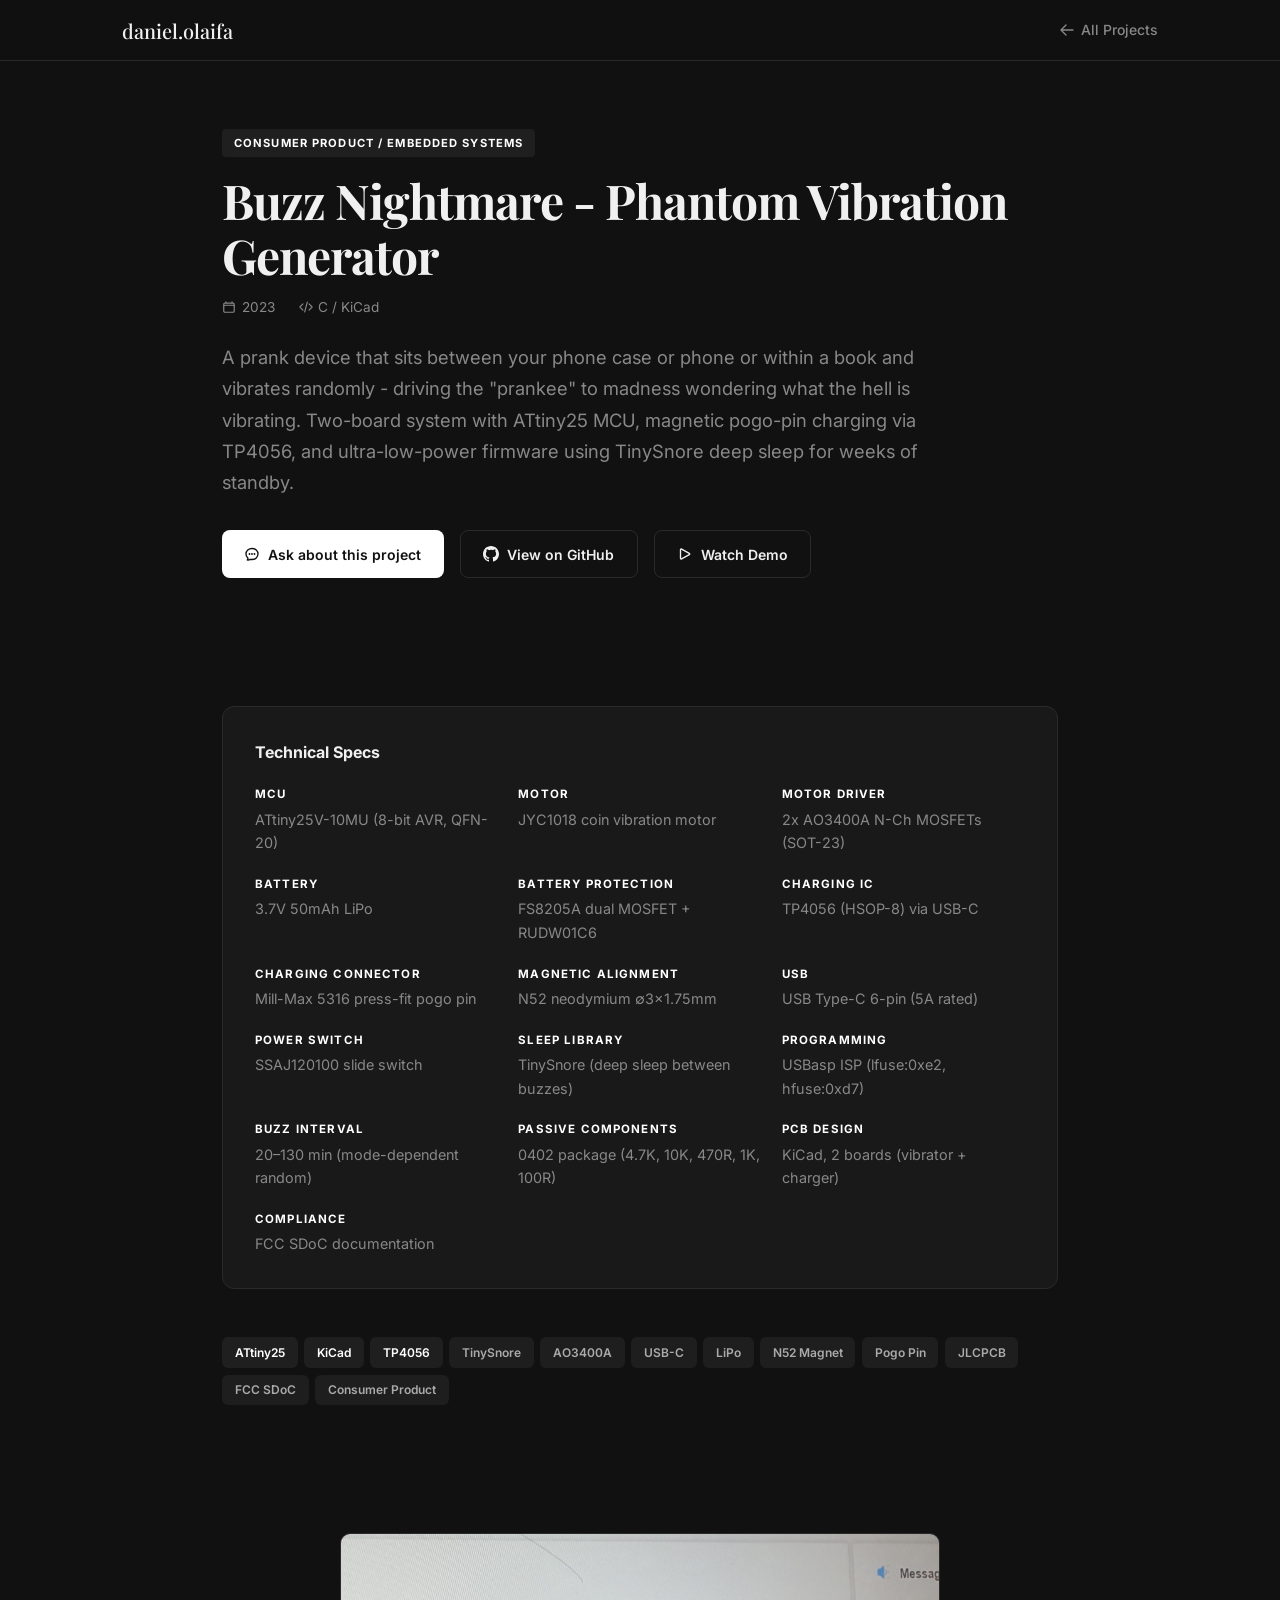
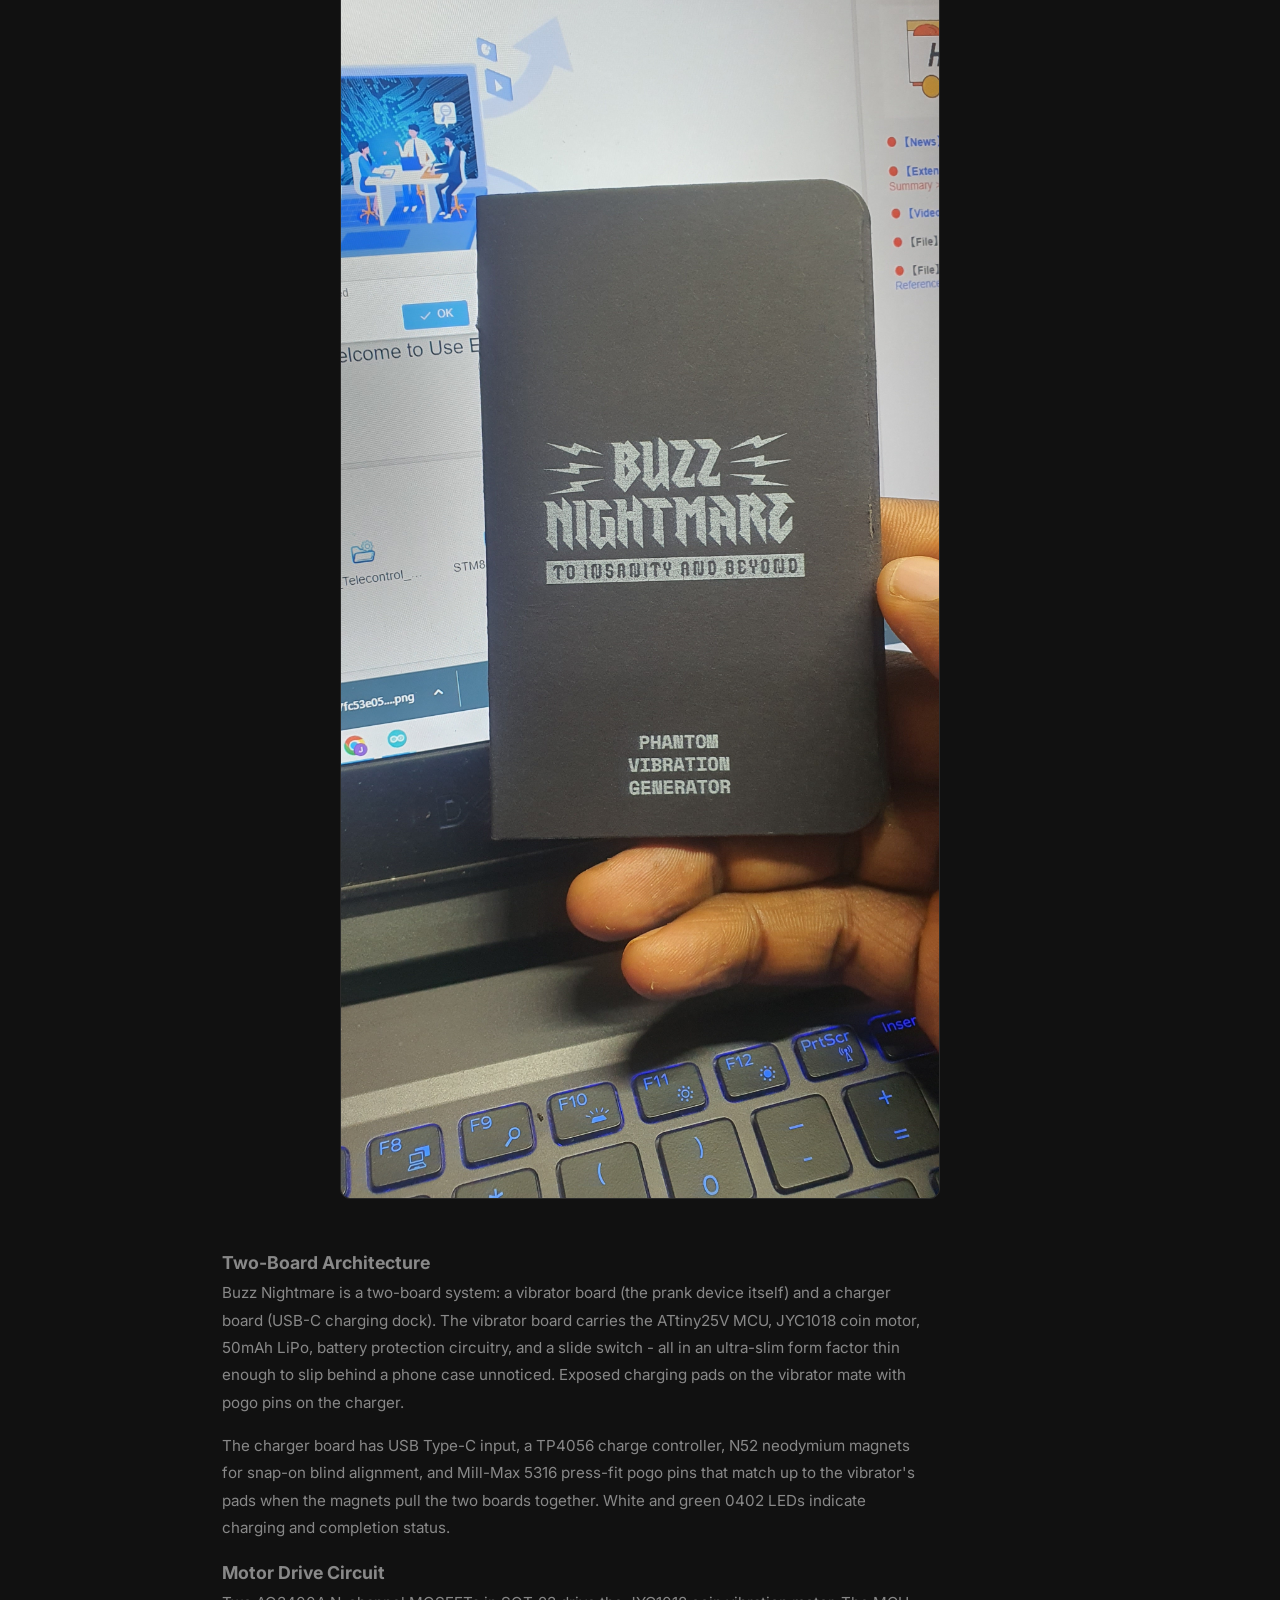
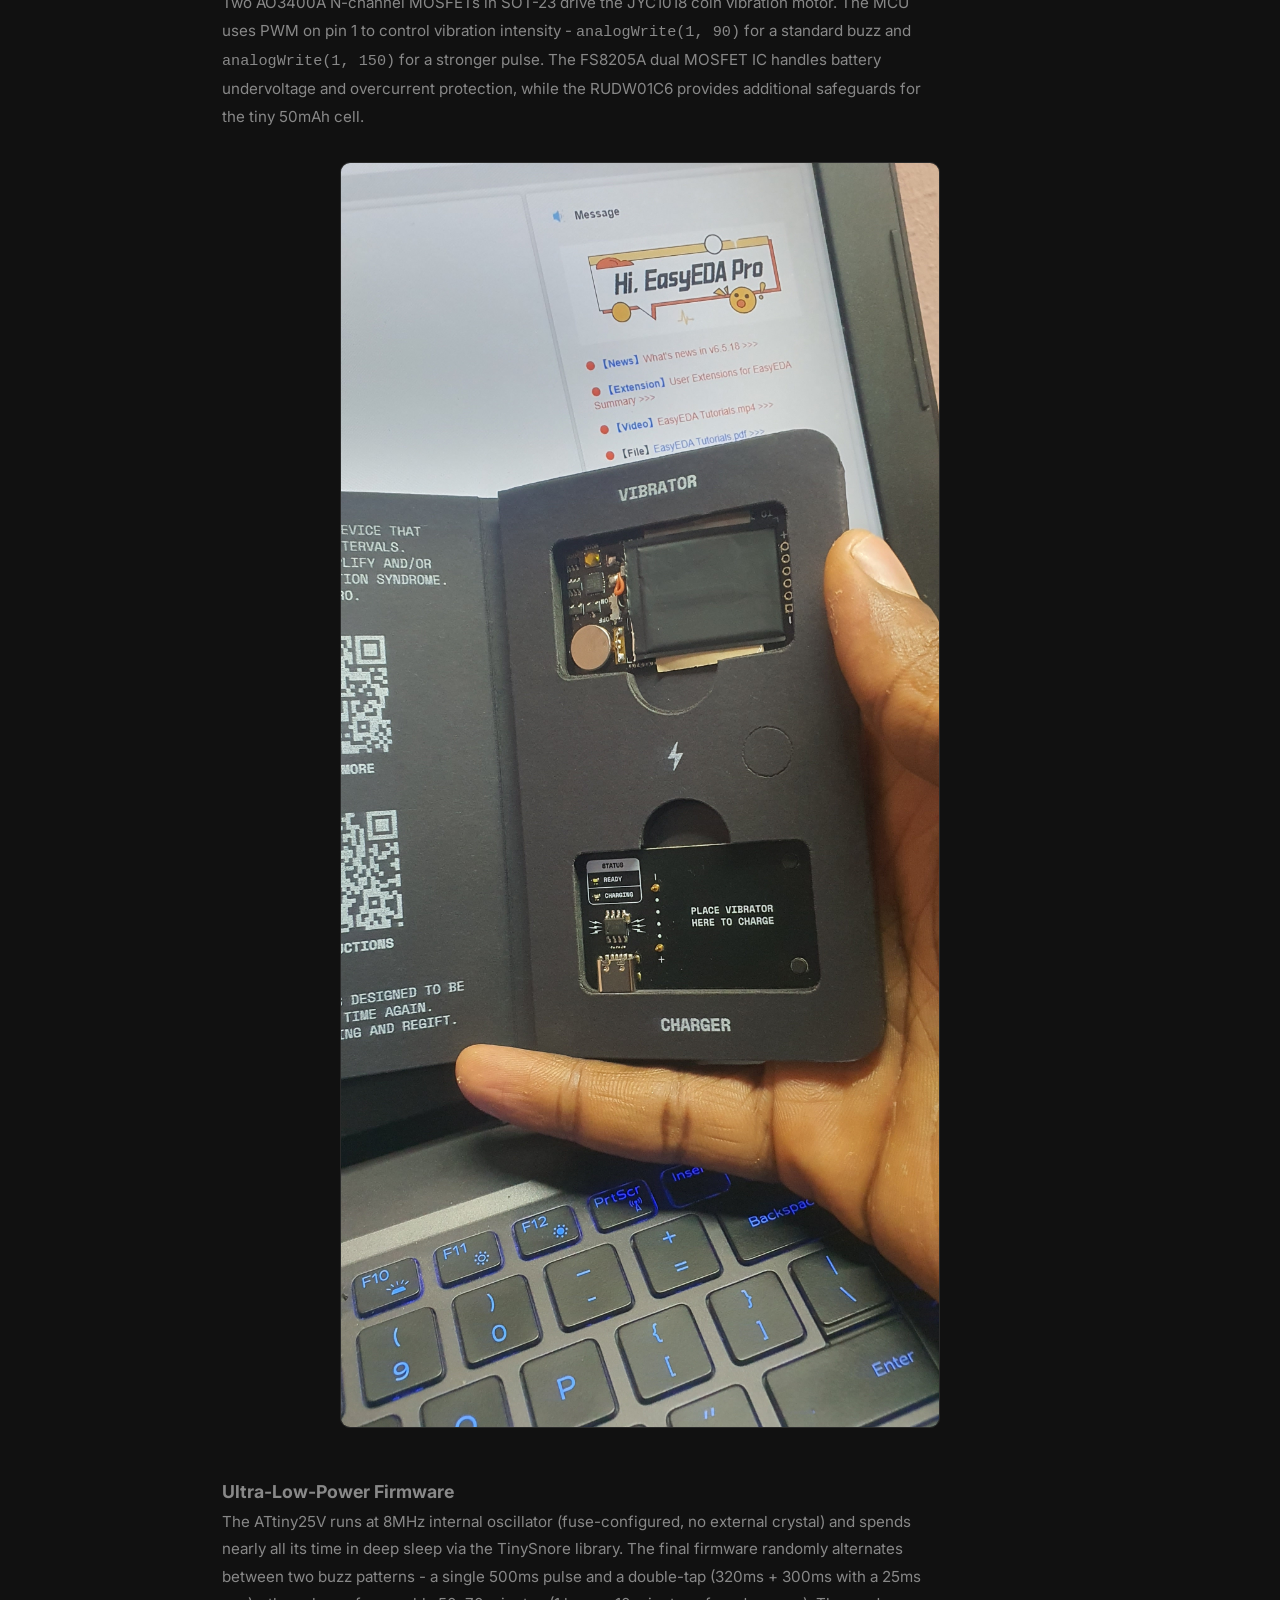
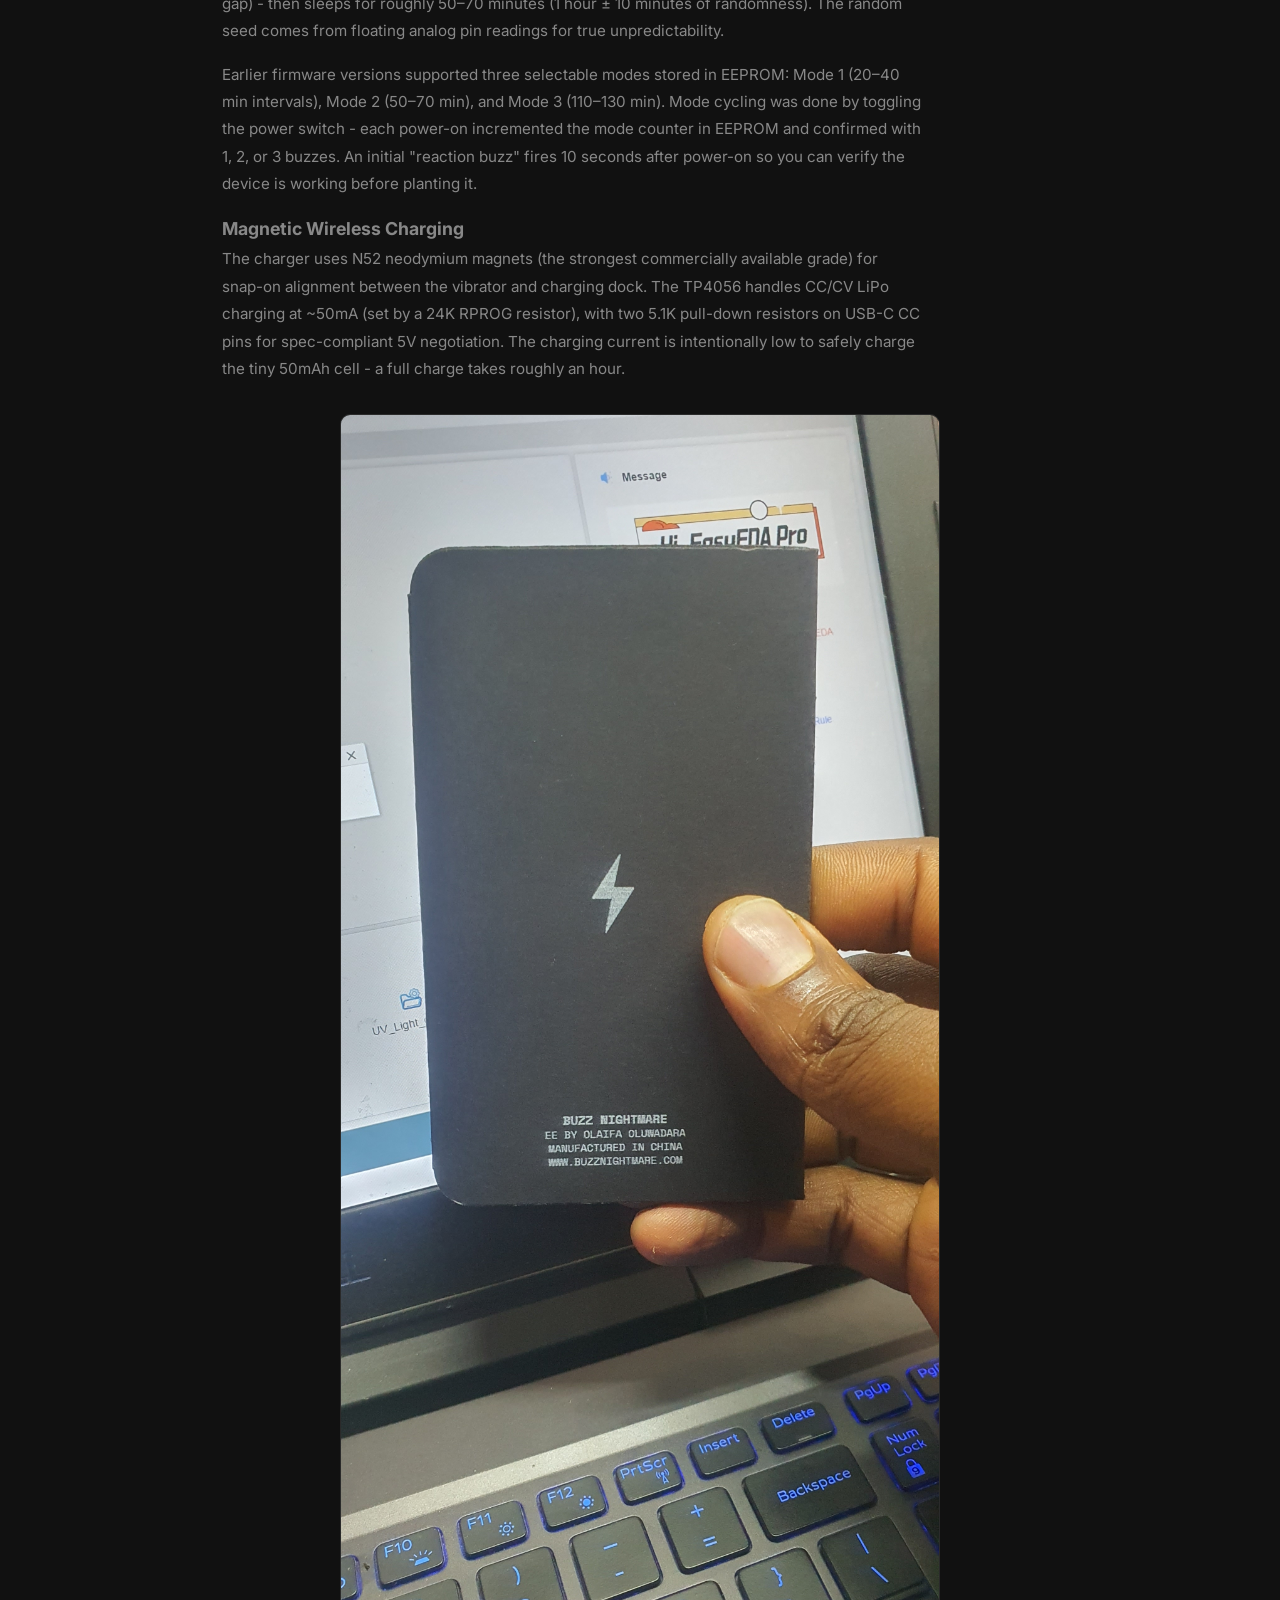
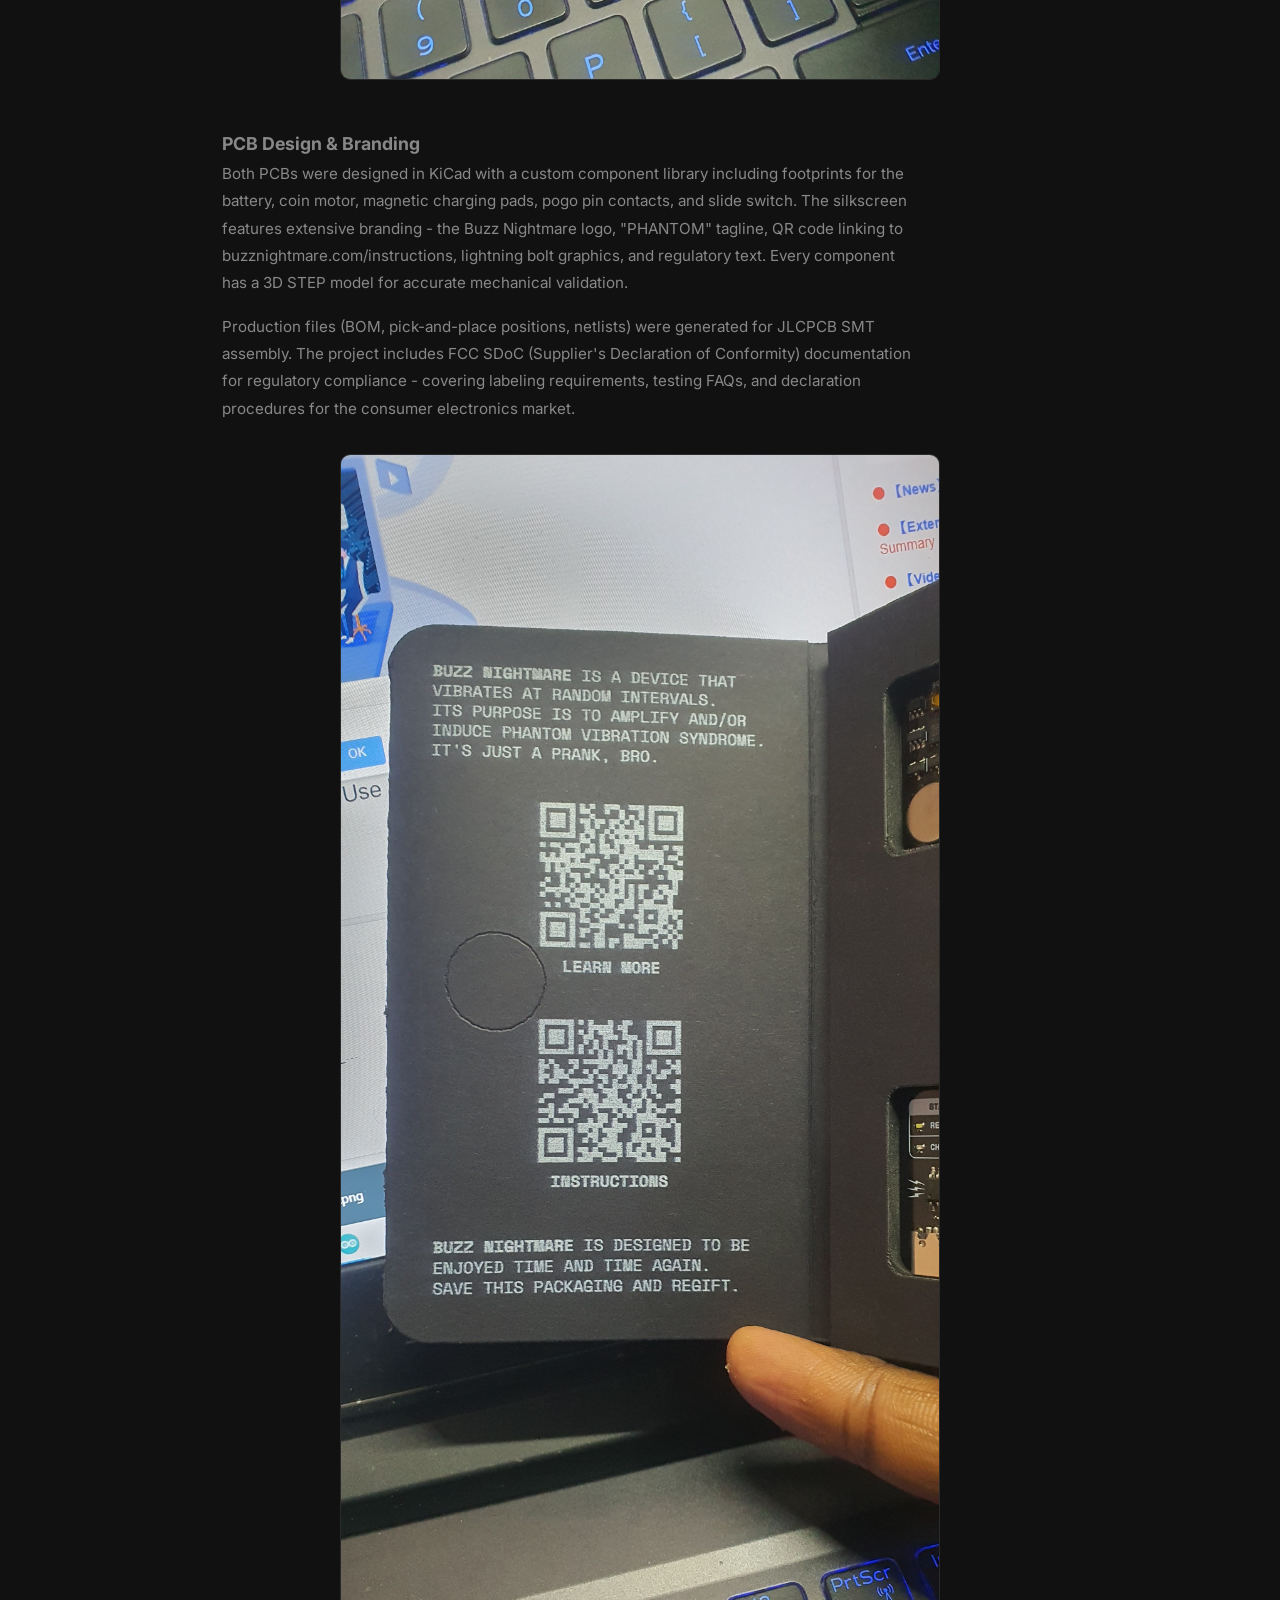
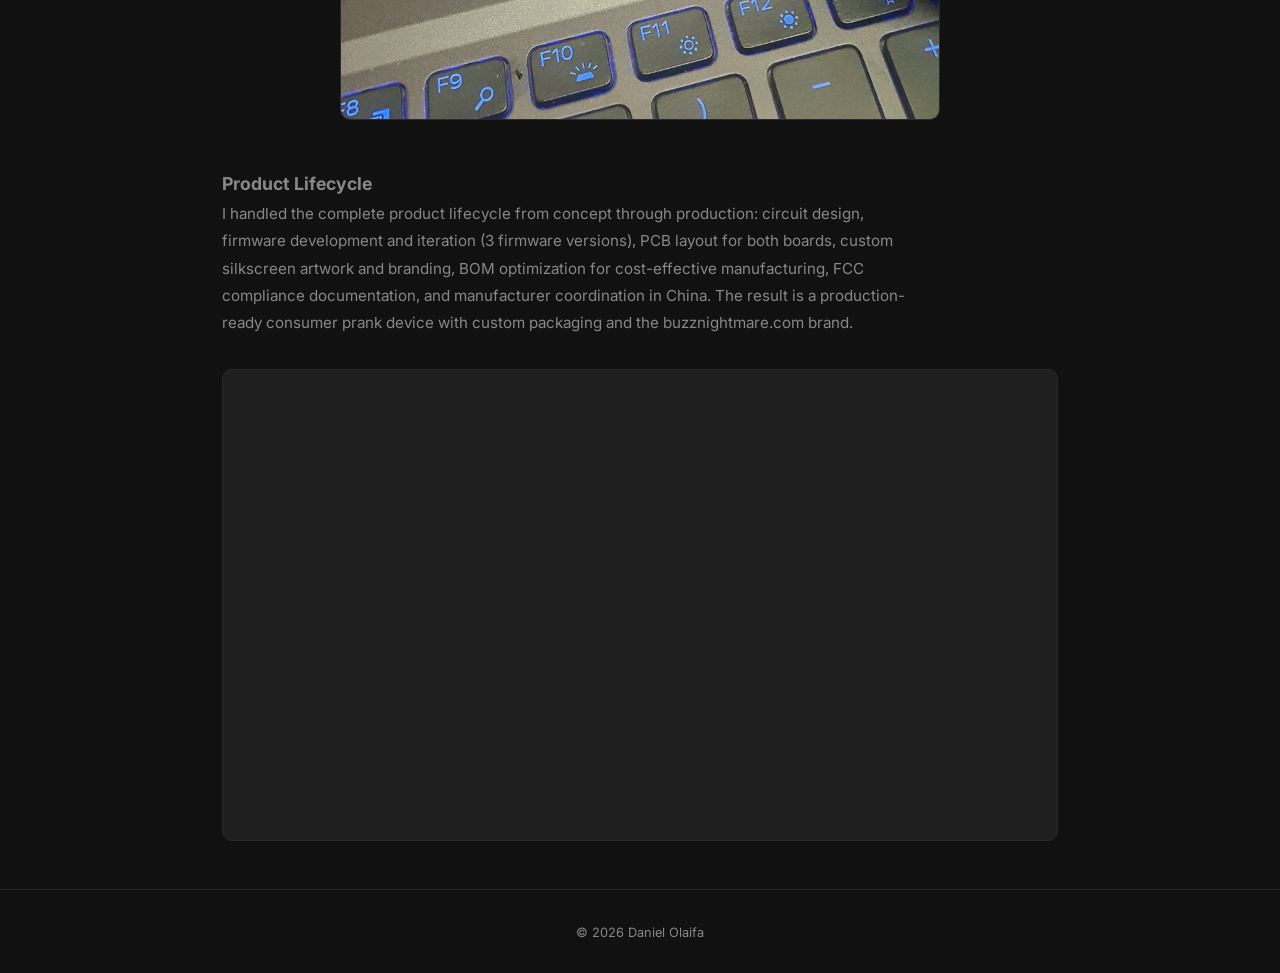
<file: projects/buzz-nightmare.html>
<!DOCTYPE html>
<html lang="en">
<head>
<meta charset="UTF-8"><meta name="viewport" content="width=device-width, initial-scale=1.0">
<title>Buzz Nightmare - Phantom Vibration Generator - Daniel Olaifa</title>
<link rel="preconnect" href="https://fonts.googleapis.com"><link rel="preconnect" href="https://fonts.gstatic.com" crossorigin>
<link href="https://fonts.googleapis.com/css2?family=Inter:wght@400;500;600;700&family=Playfair+Display:wght@400;700&display=swap" rel="stylesheet">
    <link rel="stylesheet" href="../styles.css">
</head>
<body>
<nav><div class="ni"><a href="../index.html" class="logo">daniel<span>.</span>olaifa</a><a href="../index.html#projects" class="back"><svg xmlns="http://www.w3.org/2000/svg" fill="none" viewBox="0 0 24 24" stroke-width="2" stroke="currentColor"><path stroke-linecap="round" stroke-linejoin="round" d="M10.5 19.5 3 12m0 0 7.5-7.5M3 12h18"/></svg>All Projects</a></div></nav>

<div class="c c-narrow">
<section class="hero">
<span class="pt">Consumer Product / Embedded Systems</span>
<h1>Buzz Nightmare - Phantom Vibration Generator</h1>
<div class="meta">
<div class="meta-item"><svg xmlns="http://www.w3.org/2000/svg" fill="none" viewBox="0 0 24 24" stroke-width="2" stroke="currentColor"><path stroke-linecap="round" stroke-linejoin="round" d="M6.75 3v2.25M17.25 3v2.25M3 18.75V7.5a2.25 2.25 0 0 1 2.25-2.25h13.5A2.25 2.25 0 0 1 21 7.5v11.25m-18 0A2.25 2.25 0 0 0 5.25 21h13.5A2.25 2.25 0 0 0 21 18.75m-18 0v-7.5A2.25 2.25 0 0 1 5.25 9h13.5A2.25 2.25 0 0 1 21 11.25v7.5"/></svg>2023</div>
<div class="meta-item"><svg xmlns="http://www.w3.org/2000/svg" fill="none" viewBox="0 0 24 24" stroke-width="2" stroke="currentColor"><path stroke-linecap="round" stroke-linejoin="round" d="M17.25 6.75 22.5 12l-5.25 5.25m-10.5 0L1.5 12l5.25-5.25m7.5-3-4.5 16.5"/></svg>C / KiCad</div>
</div>
<p class="tagline">A prank device that sits between your phone case or phone or within a book and vibrates randomly - driving the "prankee" to madness wondering what the hell is vibrating. Two-board system with ATtiny25 MCU, magnetic pogo-pin charging via TP4056, and ultra-low-power firmware using TinySnore deep sleep for weeks of standby.</p>
<div class="actions">
<a href="mailto:akolaifa4@gmail.com" class="btn bp"><svg xmlns="http://www.w3.org/2000/svg" fill="none" viewBox="0 0 24 24" stroke-width="2" stroke="currentColor"><path stroke-linecap="round" stroke-linejoin="round" d="M8.625 12a.375.375 0 1 1-.75 0 .375.375 0 0 1 .75 0Zm0 0H8.25m4.125 0a.375.375 0 1 1-.75 0 .375.375 0 0 1 .75 0Zm0 0H12m4.125 0a.375.375 0 1 1-.75 0 .375.375 0 0 1 .75 0Zm0 0h-.375M21 12c0 4.556-4.03 8.25-9 8.25a9.764 9.764 0 0 1-2.555-.337A5.972 5.972 0 0 1 5.41 20.97a5.969 5.969 0 0 1-.474-.065 4.48 4.48 0 0 0 .978-2.025c.09-.457-.133-.901-.467-1.226C3.93 16.178 3 14.189 3 12c0-4.556 4.03-8.25 9-8.25s9 3.694 9 8.25Z"/></svg>Ask about this project</a>
<a href="https://github.com/drfhaust/buzz-nightmare" target="_blank" class="btn bg"><svg xmlns="http://www.w3.org/2000/svg" viewBox="0 0 24 24" fill="currentColor"><path d="M12 0c-6.626 0-12 5.373-12 12 0 5.302 3.438 9.8 8.207 11.387.599.111.793-.261.793-.577v-2.234c-3.338.726-4.033-1.416-4.033-1.416-.546-1.387-1.333-1.756-1.333-1.756-1.089-.745.083-.729.083-.729 1.205.084 1.839 1.237 1.839 1.237 1.07 1.834 2.807 1.304 3.492.997.107-.775.418-1.305.762-1.604-2.665-.305-5.467-1.334-5.467-5.931 0-1.311.469-2.381 1.236-3.221-.124-.303-.535-1.524.117-3.176 0 0 1.008-.322 3.301 1.23A11.509 11.509 0 0 1 12 5.803c1.02.005 2.047.138 3.006.404 2.291-1.552 3.297-1.23 3.297-1.23.653 1.653.242 2.874.118 3.176.77.84 1.235 1.911 1.235 3.221 0 4.609-2.807 5.624-5.479 5.921.43.372.823 1.102.823 2.222v3.293c0 .319.192.694.801.576C20.566 21.797 24 17.3 24 12c0-6.627-5.373-12-12-12z"/></svg>View on GitHub</a>
<a href="https://www.youtube.com/watch?v=7et0K7-n-ck" target="_blank" class="btn bg"><svg xmlns="http://www.w3.org/2000/svg" fill="none" viewBox="0 0 24 24" stroke-width="2" stroke="currentColor"><path stroke-linecap="round" stroke-linejoin="round" d="M5.25 5.653c0-.856.917-1.398 1.667-.986l11.54 6.347a1.125 1.125 0 0 1 0 1.972l-11.54 6.347a1.125 1.125 0 0 1-1.667-.986V5.653Z"/></svg>Watch Demo</a>
</div>
</section>

<section class="fi">
<div class="specs"><h3>Technical Specs</h3><div class="spec-grid">
<div class="spec-item"><div class="spec-label">MCU</div><div class="spec-value">ATtiny25V-10MU (8-bit AVR, QFN-20)</div></div>
<div class="spec-item"><div class="spec-label">Motor</div><div class="spec-value">JYC1018 coin vibration motor</div></div>
<div class="spec-item"><div class="spec-label">Motor Driver</div><div class="spec-value">2x AO3400A N-Ch MOSFETs (SOT-23)</div></div>
<div class="spec-item"><div class="spec-label">Battery</div><div class="spec-value">3.7V 50mAh LiPo</div></div>
<div class="spec-item"><div class="spec-label">Battery Protection</div><div class="spec-value">FS8205A dual MOSFET + RUDW01C6</div></div>
<div class="spec-item"><div class="spec-label">Charging IC</div><div class="spec-value">TP4056 (HSOP-8) via USB-C</div></div>
<div class="spec-item"><div class="spec-label">Charging Connector</div><div class="spec-value">Mill-Max 5316 press-fit pogo pin</div></div>
<div class="spec-item"><div class="spec-label">Magnetic Alignment</div><div class="spec-value">N52 neodymium &empty;3&times;1.75mm</div></div>
<div class="spec-item"><div class="spec-label">USB</div><div class="spec-value">USB Type-C 6-pin (5A rated)</div></div>
<div class="spec-item"><div class="spec-label">Power Switch</div><div class="spec-value">SSAJ120100 slide switch</div></div>
<div class="spec-item"><div class="spec-label">Sleep Library</div><div class="spec-value">TinySnore (deep sleep between buzzes)</div></div>
<div class="spec-item"><div class="spec-label">Programming</div><div class="spec-value">USBasp ISP (lfuse:0xe2, hfuse:0xd7)</div></div>
<div class="spec-item"><div class="spec-label">Buzz Interval</div><div class="spec-value">20–130 min (mode-dependent random)</div></div>
<div class="spec-item"><div class="spec-label">Passive Components</div><div class="spec-value">0402 package (4.7K, 10K, 470R, 1K, 100R)</div></div>
<div class="spec-item"><div class="spec-label">PCB Design</div><div class="spec-value">KiCad, 2 boards (vibrator + charger)</div></div>
<div class="spec-item"><div class="spec-label">Compliance</div><div class="spec-value">FCC SDoC documentation</div></div>
</div></div>
<div class="tags"><span class="tag a">ATtiny25</span><span class="tag a">KiCad</span><span class="tag a">TP4056</span><span class="tag">TinySnore</span><span class="tag">AO3400A</span><span class="tag">USB-C</span><span class="tag">LiPo</span><span class="tag">N52 Magnet</span><span class="tag">Pogo Pin</span><span class="tag">JLCPCB</span><span class="tag">FCC SDoC</span><span class="tag">Consumer Product</span></div>
</section>

<section class="fi">
<div class="gallery"><div class="gi"><img src="../images/buzz-nightmare-1.jpg" alt="Buzz Nightmare front packaging - logo, lightning bolts, 'To Insanity and Beyond', Phantom Vibration Generator"></div></div>

<div class="desc">
<h3>Two-Board Architecture</h3>
<p>Buzz Nightmare is a two-board system: a vibrator board (the prank device itself) and a charger board (USB-C charging dock). The vibrator board carries the ATtiny25V MCU, JYC1018 coin motor, 50mAh LiPo, battery protection circuitry, and a slide switch - all in an ultra-slim form factor thin enough to slip behind a phone case unnoticed. Exposed charging pads on the vibrator mate with pogo pins on the charger.</p>
<p>The charger board has USB Type-C input, a TP4056 charge controller, N52 neodymium magnets for snap-on blind alignment, and Mill-Max 5316 press-fit pogo pins that match up to the vibrator's pads when the magnets pull the two boards together. White and green 0402 LEDs indicate charging and completion status.</p>

<h3>Motor Drive Circuit</h3>
<p>Two AO3400A N-channel MOSFETs in SOT-23 drive the JYC1018 coin vibration motor. The MCU uses PWM on pin 1 to control vibration intensity - <code>analogWrite(1, 90)</code> for a standard buzz and <code>analogWrite(1, 150)</code> for a stronger pulse. The FS8205A dual MOSFET IC handles battery undervoltage and overcurrent protection, while the RUDW01C6 provides additional safeguards for the tiny 50mAh cell.</p>
</div>

<div class="gallery"><div class="gi"><img src="../images/buzz-nightmare-3.jpg" alt="Buzz Nightmare packaging opened - vibrator board and charger board inside, 'Place Vibrator Here to Charge' label, QR code, instructions"></div></div>

<div class="desc">
<h3>Ultra-Low-Power Firmware</h3>
<p>The ATtiny25V runs at 8MHz internal oscillator (fuse-configured, no external crystal) and spends nearly all its time in deep sleep via the TinySnore library. The final firmware randomly alternates between two buzz patterns - a single 500ms pulse and a double-tap (320ms + 300ms with a 25ms gap) - then sleeps for roughly 50–70 minutes (1 hour ± 10 minutes of randomness). The random seed comes from floating analog pin readings for true unpredictability.</p>
<p>Earlier firmware versions supported three selectable modes stored in EEPROM: Mode 1 (20–40 min intervals), Mode 2 (50–70 min), and Mode 3 (110–130 min). Mode cycling was done by toggling the power switch - each power-on incremented the mode counter in EEPROM and confirmed with 1, 2, or 3 buzzes. An initial "reaction buzz" fires 10 seconds after power-on so you can verify the device is working before planting it.</p>

<h3>Magnetic Wireless Charging</h3>
<p>The charger uses N52 neodymium magnets (the strongest commercially available grade) for snap-on alignment between the vibrator and charging dock. The TP4056 handles CC/CV LiPo charging at ~50mA (set by a 24K RPROG resistor), with two 5.1K pull-down resistors on USB-C CC pins for spec-compliant 5V negotiation. The charging current is intentionally low to safely charge the tiny 50mAh cell - a full charge takes roughly an hour.</p>
</div>

<div class="gallery"><div class="gi"><img src="../images/buzz-nightmare-2.jpg" alt="Buzz Nightmare back packaging - lightning bolt logo, 'Manufactured in China', buzznightmare.com"></div></div>

<div class="desc">
<h3>PCB Design &amp; Branding</h3>
<p>Both PCBs were designed in KiCad with a custom component library including footprints for the battery, coin motor, magnetic charging pads, pogo pin contacts, and slide switch. The silkscreen features extensive branding - the Buzz Nightmare logo, "PHANTOM" tagline, QR code linking to buzznightmare.com/instructions, lightning bolt graphics, and regulatory text. Every component has a 3D STEP model for accurate mechanical validation.</p>
<p>Production files (BOM, pick-and-place positions, netlists) were generated for JLCPCB SMT assembly. The project includes FCC SDoC (Supplier's Declaration of Conformity) documentation for regulatory compliance - covering labeling requirements, testing FAQs, and declaration procedures for the consumer electronics market.</p>
</div>

<div class="gallery"><div class="gi"><img src="../images/buzz-nightmare-4.jpg" alt="Buzz Nightmare packaging insert - product description, 'Learn More' and 'Instructions' QR codes, 'Save this packaging and regift'"></div></div>

<div class="desc">
<h3>Product Lifecycle</h3>
<p>I handled the complete product lifecycle from concept through production: circuit design, firmware development and iteration (3 firmware versions), PCB layout for both boards, custom silkscreen artwork and branding, BOM optimization for cost-effective manufacturing, FCC compliance documentation, and manufacturer coordination in China. The result is a production-ready consumer prank device with custom packaging and the buzznightmare.com brand.</p>
</div>

<div class="video-embed"><iframe src="https://www.youtube.com/embed/7et0K7-n-ck" title="Buzz Nightmare demo video" frameborder="0" allow="accelerometer; autoplay; clipboard-write; encrypted-media; gyroscope; picture-in-picture" allowfullscreen></iframe></div>
</section>
</div>

<footer><div class="c">&copy; 2026 Daniel Olaifa</div></footer>
<script>
const o = new IntersectionObserver(e => {
  e.forEach(e => {
    if (e.isIntersecting) {
      e.target.classList.add('v');
      o.unobserve(e.target);
    }
  });
}, { threshold: 0.1 });
document.querySelectorAll('.fi').forEach(e => o.observe(e));
</script>
</body>
</html>
</file>
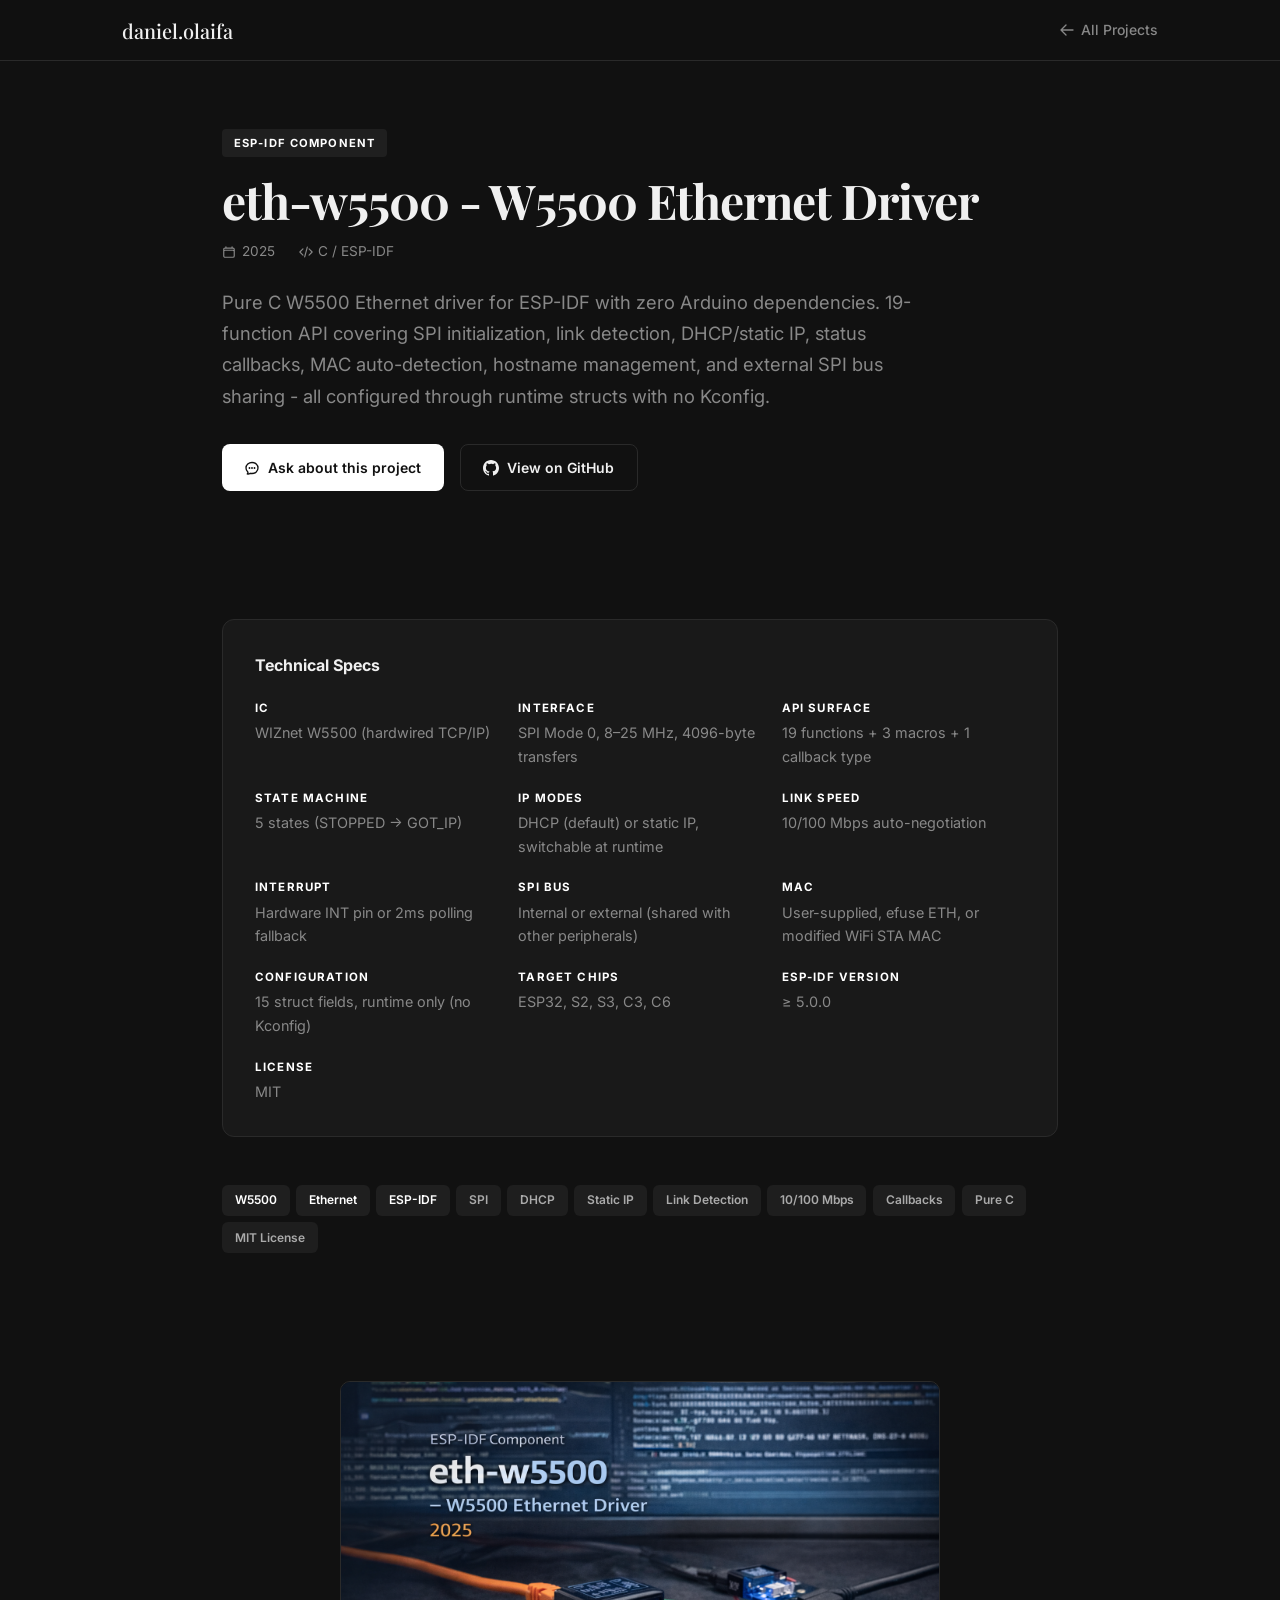
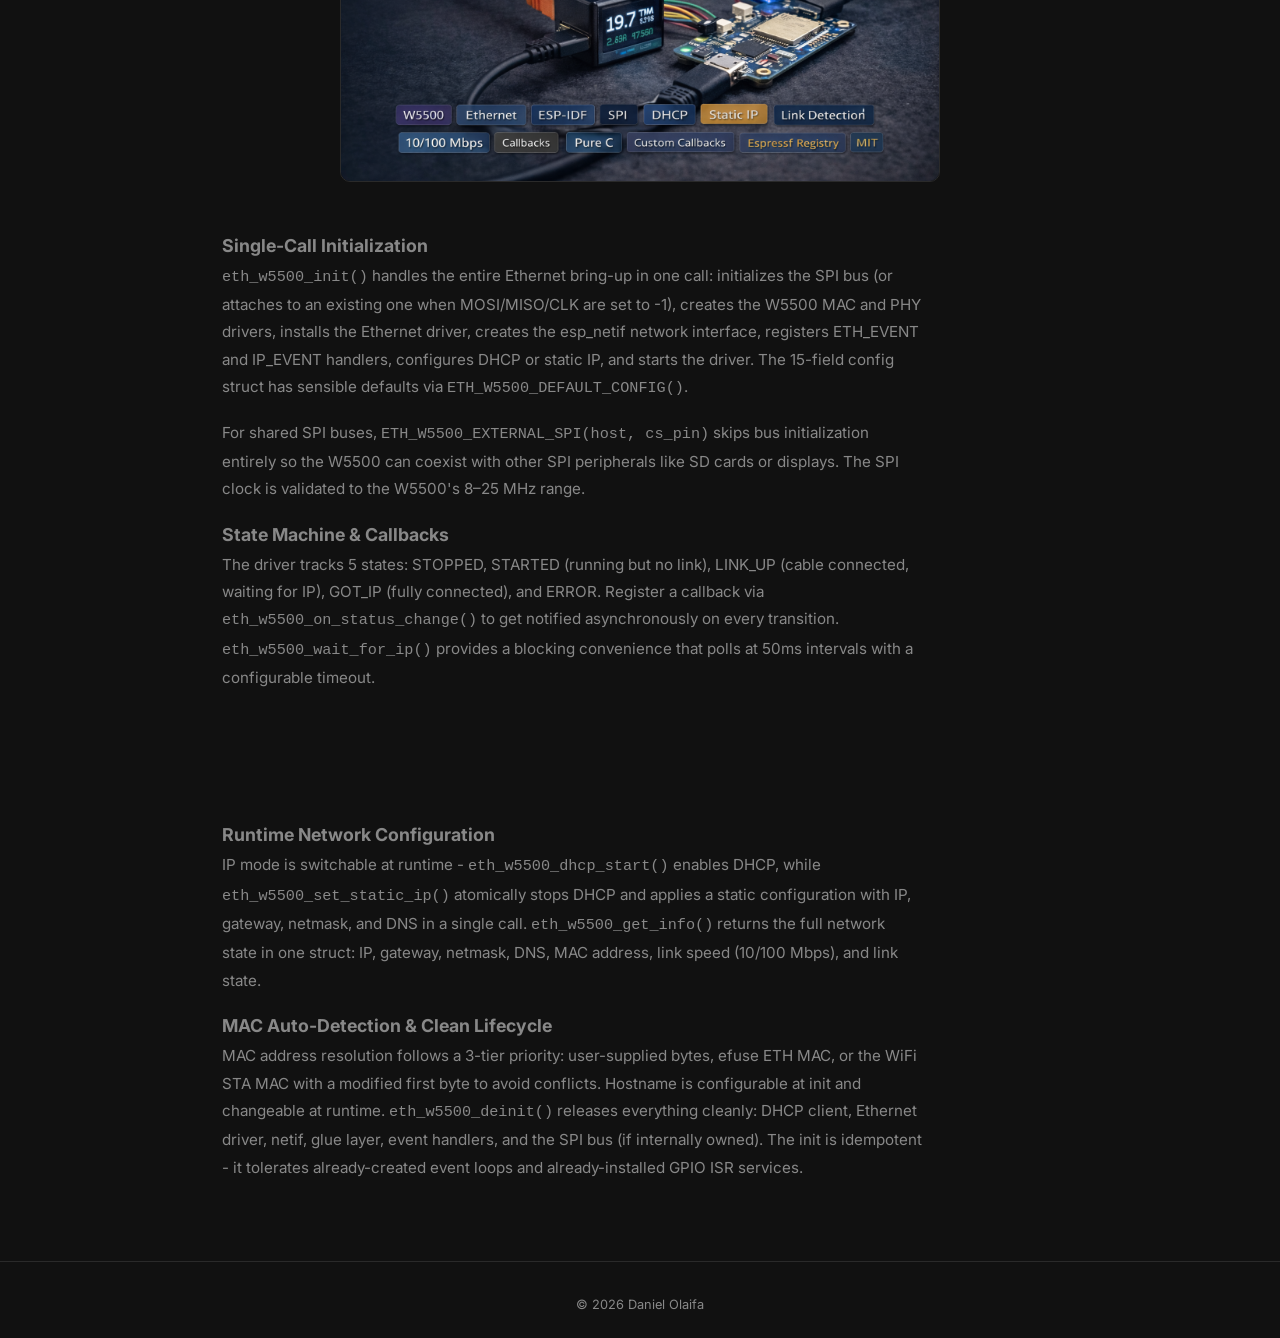
<file: projects/eth-w5500.html>
<!DOCTYPE html>
<html lang="en">
<head>
<meta charset="UTF-8"><meta name="viewport" content="width=device-width, initial-scale=1.0">
<title>eth-w5500 - W5500 Ethernet Driver - Daniel Olaifa</title>
<link rel="preconnect" href="https://fonts.googleapis.com"><link rel="preconnect" href="https://fonts.gstatic.com" crossorigin>
<link href="https://fonts.googleapis.com/css2?family=Inter:wght@400;500;600;700&family=Playfair+Display:wght@400;700&display=swap" rel="stylesheet">
    <link rel="stylesheet" href="../styles.css">
</head>
<body>
<nav><div class="ni"><a href="../index.html" class="logo">daniel<span>.</span>olaifa</a><a href="../index.html#projects" class="back"><svg xmlns="http://www.w3.org/2000/svg" fill="none" viewBox="0 0 24 24" stroke-width="2" stroke="currentColor"><path stroke-linecap="round" stroke-linejoin="round" d="M10.5 19.5 3 12m0 0 7.5-7.5M3 12h18"/></svg>All Projects</a></div></nav>

<div class="c c-narrow">
<section class="hero">
<span class="pt">ESP-IDF Component</span>
<h1>eth-w5500 - W5500 Ethernet Driver</h1>
<div class="meta">
<div class="meta-item"><svg xmlns="http://www.w3.org/2000/svg" fill="none" viewBox="0 0 24 24" stroke-width="2" stroke="currentColor"><path stroke-linecap="round" stroke-linejoin="round" d="M6.75 3v2.25M17.25 3v2.25M3 18.75V7.5a2.25 2.25 0 0 1 2.25-2.25h13.5A2.25 2.25 0 0 1 21 7.5v11.25m-18 0A2.25 2.25 0 0 0 5.25 21h13.5A2.25 2.25 0 0 0 21 18.75m-18 0v-7.5A2.25 2.25 0 0 1 5.25 9h13.5A2.25 2.25 0 0 1 21 11.25v7.5"/></svg>2025</div>
<div class="meta-item"><svg xmlns="http://www.w3.org/2000/svg" fill="none" viewBox="0 0 24 24" stroke-width="2" stroke="currentColor"><path stroke-linecap="round" stroke-linejoin="round" d="M17.25 6.75 22.5 12l-5.25 5.25m-10.5 0L1.5 12l5.25-5.25m7.5-3-4.5 16.5"/></svg>C / ESP-IDF</div>
</div>
<p class="tagline">Pure C W5500 Ethernet driver for ESP-IDF with zero Arduino dependencies. 19-function API covering SPI initialization, link detection, DHCP/static IP, status callbacks, MAC auto-detection, hostname management, and external SPI bus sharing - all configured through runtime structs with no Kconfig.</p>
<div class="actions">
<a href="mailto:akolaifa4@gmail.com" class="btn bp"><svg xmlns="http://www.w3.org/2000/svg" fill="none" viewBox="0 0 24 24" stroke-width="2" stroke="currentColor"><path stroke-linecap="round" stroke-linejoin="round" d="M8.625 12a.375.375 0 1 1-.75 0 .375.375 0 0 1 .75 0Zm0 0H8.25m4.125 0a.375.375 0 1 1-.75 0 .375.375 0 0 1 .75 0Zm0 0H12m4.125 0a.375.375 0 1 1-.75 0 .375.375 0 0 1 .75 0Zm0 0h-.375M21 12c0 4.556-4.03 8.25-9 8.25a9.764 9.764 0 0 1-2.555-.337A5.972 5.972 0 0 1 5.41 20.97a5.969 5.969 0 0 1-.474-.065 4.48 4.48 0 0 0 .978-2.025c.09-.457-.133-.901-.467-1.226C3.93 16.178 3 14.189 3 12c0-4.556 4.03-8.25 9-8.25s9 3.694 9 8.25Z"/></svg>Ask about this project</a>
<a href="https://github.com/drfhaust/eth-w5500" target="_blank" class="btn bg"><svg xmlns="http://www.w3.org/2000/svg" viewBox="0 0 24 24" fill="currentColor"><path d="M12 0c-6.626 0-12 5.373-12 12 0 5.302 3.438 9.8 8.207 11.387.599.111.793-.261.793-.577v-2.234c-3.338.726-4.033-1.416-4.033-1.416-.546-1.387-1.333-1.756-1.333-1.756-1.089-.745.083-.729.083-.729 1.205.084 1.839 1.237 1.839 1.237 1.07 1.834 2.807 1.304 3.492.997.107-.775.418-1.305.762-1.604-2.665-.305-5.467-1.334-5.467-5.931 0-1.311.469-2.381 1.236-3.221-.124-.303-.535-1.524.117-3.176 0 0 1.008-.322 3.301 1.23A11.509 11.509 0 0 1 12 5.803c1.02.005 2.047.138 3.006.404 2.291-1.552 3.297-1.23 3.297-1.23.653 1.653.242 2.874.118 3.176.77.84 1.235 1.911 1.235 3.221 0 4.609-2.807 5.624-5.479 5.921.43.372.823 1.102.823 2.222v3.293c0 .319.192.694.801.576C20.566 21.797 24 17.3 24 12c0-6.627-5.373-12-12-12z"/></svg>View on GitHub</a>
</div>
</section>

<section class="fi">
<div class="specs"><h3>Technical Specs</h3><div class="spec-grid">
<div class="spec-item"><div class="spec-label">IC</div><div class="spec-value">WIZnet W5500 (hardwired TCP/IP)</div></div>
<div class="spec-item"><div class="spec-label">Interface</div><div class="spec-value">SPI Mode 0, 8–25 MHz, 4096-byte transfers</div></div>
<div class="spec-item"><div class="spec-label">API Surface</div><div class="spec-value">19 functions + 3 macros + 1 callback type</div></div>
<div class="spec-item"><div class="spec-label">State Machine</div><div class="spec-value">5 states (STOPPED → GOT_IP)</div></div>
<div class="spec-item"><div class="spec-label">IP Modes</div><div class="spec-value">DHCP (default) or static IP, switchable at runtime</div></div>
<div class="spec-item"><div class="spec-label">Link Speed</div><div class="spec-value">10/100 Mbps auto-negotiation</div></div>
<div class="spec-item"><div class="spec-label">Interrupt</div><div class="spec-value">Hardware INT pin or 2ms polling fallback</div></div>
<div class="spec-item"><div class="spec-label">SPI Bus</div><div class="spec-value">Internal or external (shared with other peripherals)</div></div>
<div class="spec-item"><div class="spec-label">MAC</div><div class="spec-value">User-supplied, efuse ETH, or modified WiFi STA MAC</div></div>
<div class="spec-item"><div class="spec-label">Configuration</div><div class="spec-value">15 struct fields, runtime only (no Kconfig)</div></div>
<div class="spec-item"><div class="spec-label">Target Chips</div><div class="spec-value">ESP32, S2, S3, C3, C6</div></div>
<div class="spec-item"><div class="spec-label">ESP-IDF Version</div><div class="spec-value">&ge; 5.0.0</div></div>
<div class="spec-item"><div class="spec-label">License</div><div class="spec-value">MIT</div></div>
</div></div>
<div class="tags"><span class="tag a">W5500</span><span class="tag a">Ethernet</span><span class="tag a">ESP-IDF</span><span class="tag">SPI</span><span class="tag">DHCP</span><span class="tag">Static IP</span><span class="tag">Link Detection</span><span class="tag">10/100 Mbps</span><span class="tag">Callbacks</span><span class="tag">Pure C</span><span class="tag">MIT License</span></div>
</section>

<section class="fi">
<div class="gallery"><div class="gi"><img src="../images/eth-w5500.png" alt="eth-w5500 - W5500 Ethernet driver for ESP-IDF"></div></div>
<div class="desc">
<h3>Single-Call Initialization</h3>
<p><code>eth_w5500_init()</code> handles the entire Ethernet bring-up in one call: initializes the SPI bus (or attaches to an existing one when MOSI/MISO/CLK are set to -1), creates the W5500 MAC and PHY drivers, installs the Ethernet driver, creates the esp_netif network interface, registers ETH_EVENT and IP_EVENT handlers, configures DHCP or static IP, and starts the driver. The 15-field config struct has sensible defaults via <code>ETH_W5500_DEFAULT_CONFIG()</code>.</p>
<p>For shared SPI buses, <code>ETH_W5500_EXTERNAL_SPI(host, cs_pin)</code> skips bus initialization entirely so the W5500 can coexist with other SPI peripherals like SD cards or displays. The SPI clock is validated to the W5500's 8–25 MHz range.</p>

<h3>State Machine &amp; Callbacks</h3>
<p>The driver tracks 5 states: STOPPED, STARTED (running but no link), LINK_UP (cable connected, waiting for IP), GOT_IP (fully connected), and ERROR. Register a callback via <code>eth_w5500_on_status_change()</code> to get notified asynchronously on every transition. <code>eth_w5500_wait_for_ip()</code> provides a blocking convenience that polls at 50ms intervals with a configurable timeout.</p>
</div>
</section>

<section class="fi">
<div class="desc">
<h3>Runtime Network Configuration</h3>
<p>IP mode is switchable at runtime - <code>eth_w5500_dhcp_start()</code> enables DHCP, while <code>eth_w5500_set_static_ip()</code> atomically stops DHCP and applies a static configuration with IP, gateway, netmask, and DNS in a single call. <code>eth_w5500_get_info()</code> returns the full network state in one struct: IP, gateway, netmask, DNS, MAC address, link speed (10/100 Mbps), and link state.</p>

<h3>MAC Auto-Detection &amp; Clean Lifecycle</h3>
<p>MAC address resolution follows a 3-tier priority: user-supplied bytes, efuse ETH MAC, or the WiFi STA MAC with a modified first byte to avoid conflicts. Hostname is configurable at init and changeable at runtime. <code>eth_w5500_deinit()</code> releases everything cleanly: DHCP client, Ethernet driver, netif, glue layer, event handlers, and the SPI bus (if internally owned). The init is idempotent - it tolerates already-created event loops and already-installed GPIO ISR services.</p>
</div>
</section>
</div>

<footer><div class="c">&copy; 2026 Daniel Olaifa</div></footer>
<script>
const o = new IntersectionObserver(e => {
  e.forEach(e => {
    if (e.isIntersecting) {
      e.target.classList.add('v');
      o.unobserve(e.target);
    }
  });
}, { threshold: 0.1 });
document.querySelectorAll('.fi').forEach(e => o.observe(e));
</script>
</body>
</html>
</file>
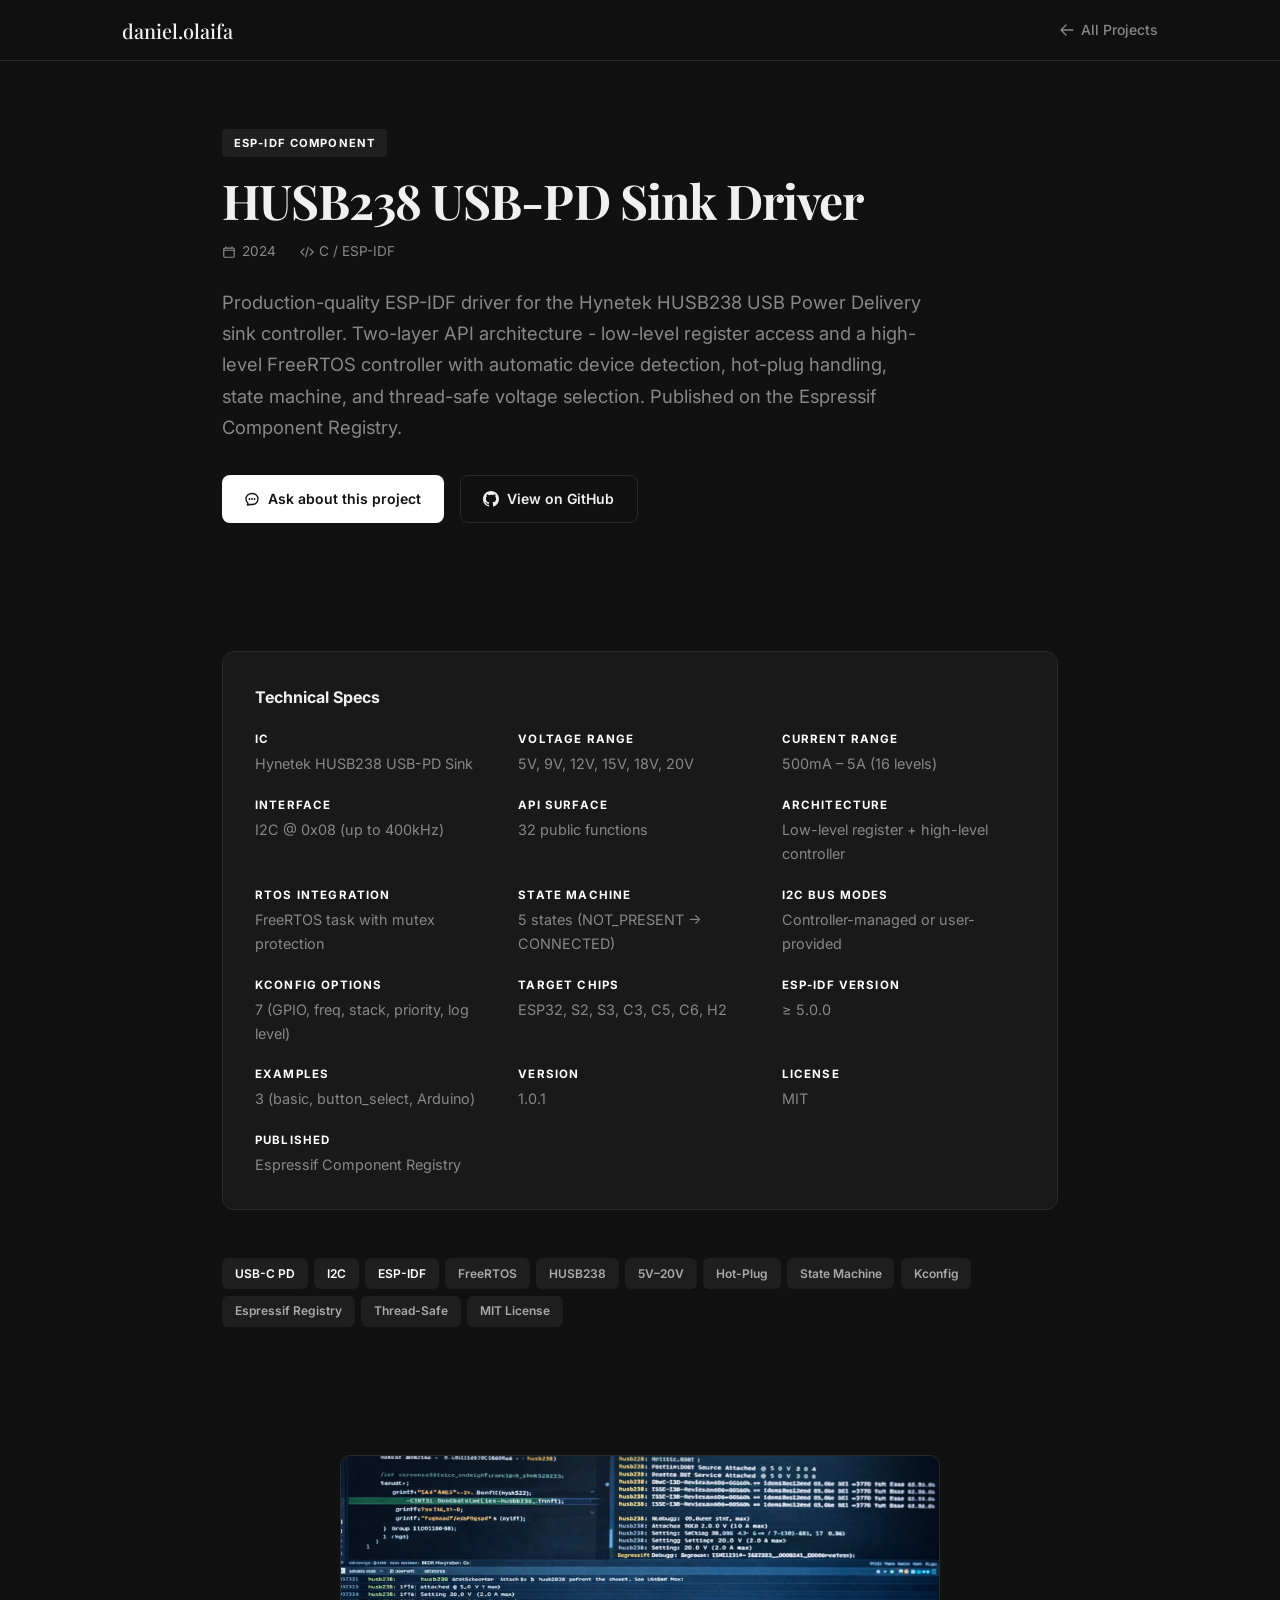
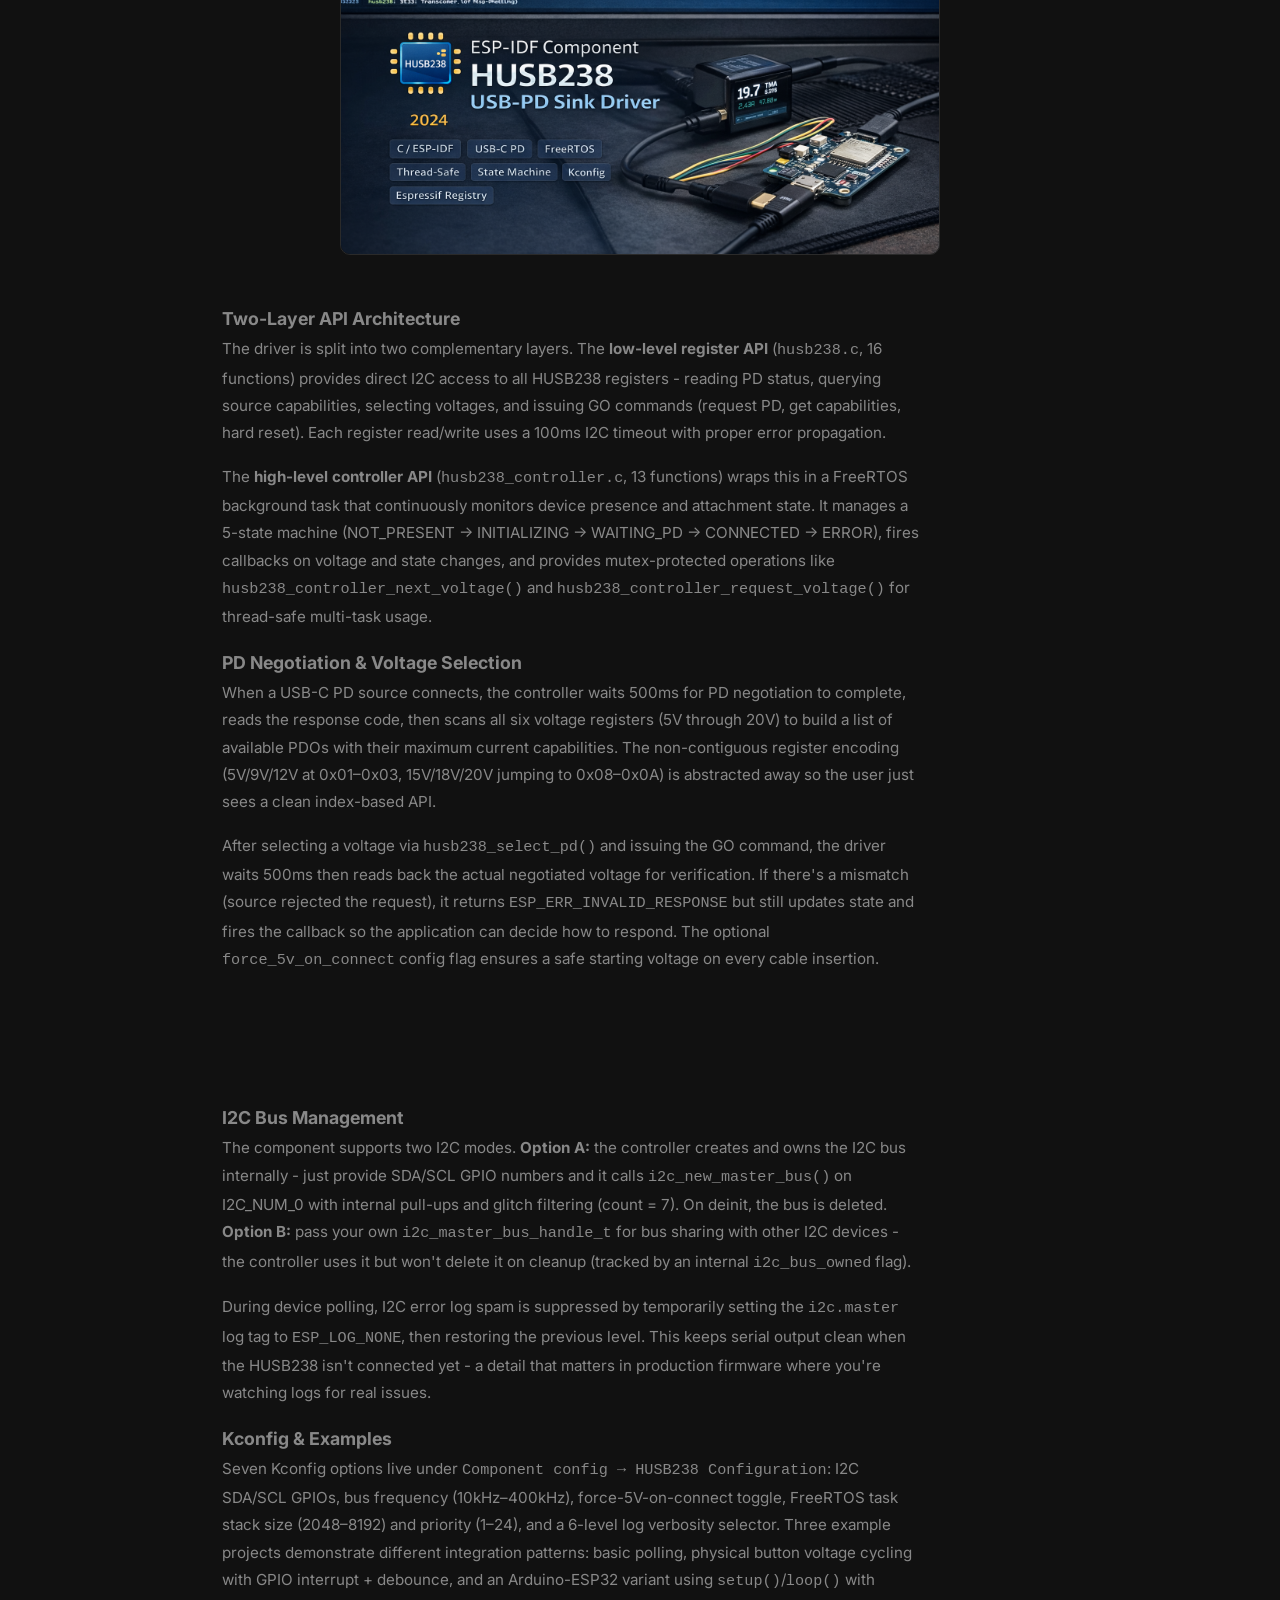
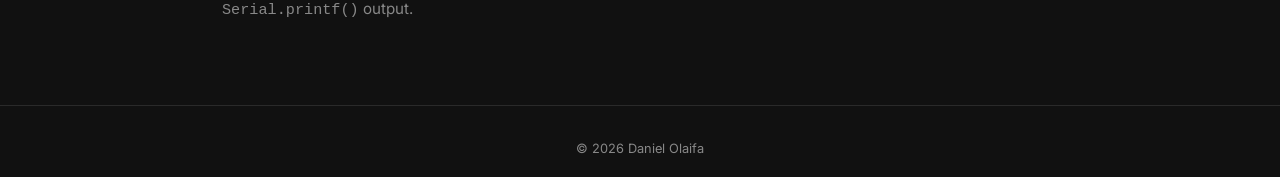
<file: projects/husb238.html>
<!DOCTYPE html>
<html lang="en">
<head>
<meta charset="UTF-8"><meta name="viewport" content="width=device-width, initial-scale=1.0">
<title>HUSB238 USB-PD Driver - Daniel Olaifa</title>
<link rel="preconnect" href="https://fonts.googleapis.com"><link rel="preconnect" href="https://fonts.gstatic.com" crossorigin>
<link href="https://fonts.googleapis.com/css2?family=Inter:wght@400;500;600;700&family=Playfair+Display:wght@400;700&display=swap" rel="stylesheet">
    <link rel="stylesheet" href="../styles.css">
</head>
<body>
<nav><div class="ni"><a href="../index.html" class="logo">daniel<span>.</span>olaifa</a><a href="../index.html#projects" class="back"><svg xmlns="http://www.w3.org/2000/svg" fill="none" viewBox="0 0 24 24" stroke-width="2" stroke="currentColor"><path stroke-linecap="round" stroke-linejoin="round" d="M10.5 19.5 3 12m0 0 7.5-7.5M3 12h18"/></svg>All Projects</a></div></nav>

<div class="c c-narrow">
<section class="hero">
<span class="pt">ESP-IDF Component</span>
<h1>HUSB238 USB-PD Sink Driver</h1>
<div class="meta">
<div class="meta-item"><svg xmlns="http://www.w3.org/2000/svg" fill="none" viewBox="0 0 24 24" stroke-width="2" stroke="currentColor"><path stroke-linecap="round" stroke-linejoin="round" d="M6.75 3v2.25M17.25 3v2.25M3 18.75V7.5a2.25 2.25 0 0 1 2.25-2.25h13.5A2.25 2.25 0 0 1 21 7.5v11.25m-18 0A2.25 2.25 0 0 0 5.25 21h13.5A2.25 2.25 0 0 0 21 18.75m-18 0v-7.5A2.25 2.25 0 0 1 5.25 9h13.5A2.25 2.25 0 0 1 21 11.25v7.5"/></svg>2024</div>
<div class="meta-item"><svg xmlns="http://www.w3.org/2000/svg" fill="none" viewBox="0 0 24 24" stroke-width="2" stroke="currentColor"><path stroke-linecap="round" stroke-linejoin="round" d="M17.25 6.75 22.5 12l-5.25 5.25m-10.5 0L1.5 12l5.25-5.25m7.5-3-4.5 16.5"/></svg>C / ESP-IDF</div>
</div>
<p class="tagline">Production-quality ESP-IDF driver for the Hynetek HUSB238 USB Power Delivery sink controller. Two-layer API architecture - low-level register access and a high-level FreeRTOS controller with automatic device detection, hot-plug handling, state machine, and thread-safe voltage selection. Published on the Espressif Component Registry.</p>
<div class="actions">
<a href="mailto:akolaifa4@gmail.com" class="btn bp"><svg xmlns="http://www.w3.org/2000/svg" fill="none" viewBox="0 0 24 24" stroke-width="2" stroke="currentColor"><path stroke-linecap="round" stroke-linejoin="round" d="M8.625 12a.375.375 0 1 1-.75 0 .375.375 0 0 1 .75 0Zm0 0H8.25m4.125 0a.375.375 0 1 1-.75 0 .375.375 0 0 1 .75 0Zm0 0H12m4.125 0a.375.375 0 1 1-.75 0 .375.375 0 0 1 .75 0Zm0 0h-.375M21 12c0 4.556-4.03 8.25-9 8.25a9.764 9.764 0 0 1-2.555-.337A5.972 5.972 0 0 1 5.41 20.97a5.969 5.969 0 0 1-.474-.065 4.48 4.48 0 0 0 .978-2.025c.09-.457-.133-.901-.467-1.226C3.93 16.178 3 14.189 3 12c0-4.556 4.03-8.25 9-8.25s9 3.694 9 8.25Z"/></svg>Ask about this project</a>
<a href="https://github.com/drfhaust/husb238" target="_blank" class="btn bg"><svg xmlns="http://www.w3.org/2000/svg" viewBox="0 0 24 24" fill="currentColor"><path d="M12 0c-6.626 0-12 5.373-12 12 0 5.302 3.438 9.8 8.207 11.387.599.111.793-.261.793-.577v-2.234c-3.338.726-4.033-1.416-4.033-1.416-.546-1.387-1.333-1.756-1.333-1.756-1.089-.745.083-.729.083-.729 1.205.084 1.839 1.237 1.839 1.237 1.07 1.834 2.807 1.304 3.492.997.107-.775.418-1.305.762-1.604-2.665-.305-5.467-1.334-5.467-5.931 0-1.311.469-2.381 1.236-3.221-.124-.303-.535-1.524.117-3.176 0 0 1.008-.322 3.301 1.23A11.509 11.509 0 0 1 12 5.803c1.02.005 2.047.138 3.006.404 2.291-1.552 3.297-1.23 3.297-1.23.653 1.653.242 2.874.118 3.176.77.84 1.235 1.911 1.235 3.221 0 4.609-2.807 5.624-5.479 5.921.43.372.823 1.102.823 2.222v3.293c0 .319.192.694.801.576C20.566 21.797 24 17.3 24 12c0-6.627-5.373-12-12-12z"/></svg>View on GitHub</a>
</div>
</section>

<section class="fi">
<div class="specs"><h3>Technical Specs</h3><div class="spec-grid">
<div class="spec-item"><div class="spec-label">IC</div><div class="spec-value">Hynetek HUSB238 USB-PD Sink</div></div>
<div class="spec-item"><div class="spec-label">Voltage Range</div><div class="spec-value">5V, 9V, 12V, 15V, 18V, 20V</div></div>
<div class="spec-item"><div class="spec-label">Current Range</div><div class="spec-value">500mA – 5A (16 levels)</div></div>
<div class="spec-item"><div class="spec-label">Interface</div><div class="spec-value">I2C @ 0x08 (up to 400kHz)</div></div>
<div class="spec-item"><div class="spec-label">API Surface</div><div class="spec-value">32 public functions</div></div>
<div class="spec-item"><div class="spec-label">Architecture</div><div class="spec-value">Low-level register + high-level controller</div></div>
<div class="spec-item"><div class="spec-label">RTOS Integration</div><div class="spec-value">FreeRTOS task with mutex protection</div></div>
<div class="spec-item"><div class="spec-label">State Machine</div><div class="spec-value">5 states (NOT_PRESENT → CONNECTED)</div></div>
<div class="spec-item"><div class="spec-label">I2C Bus Modes</div><div class="spec-value">Controller-managed or user-provided</div></div>
<div class="spec-item"><div class="spec-label">Kconfig Options</div><div class="spec-value">7 (GPIO, freq, stack, priority, log level)</div></div>
<div class="spec-item"><div class="spec-label">Target Chips</div><div class="spec-value">ESP32, S2, S3, C3, C5, C6, H2</div></div>
<div class="spec-item"><div class="spec-label">ESP-IDF Version</div><div class="spec-value">≥ 5.0.0</div></div>
<div class="spec-item"><div class="spec-label">Examples</div><div class="spec-value">3 (basic, button_select, Arduino)</div></div>
<div class="spec-item"><div class="spec-label">Version</div><div class="spec-value">1.0.1</div></div>
<div class="spec-item"><div class="spec-label">License</div><div class="spec-value">MIT</div></div>
<div class="spec-item"><div class="spec-label">Published</div><div class="spec-value">Espressif Component Registry</div></div>
</div></div>
<div class="tags"><span class="tag a">USB-C PD</span><span class="tag a">I2C</span><span class="tag a">ESP-IDF</span><span class="tag">FreeRTOS</span><span class="tag">HUSB238</span><span class="tag">5V–20V</span><span class="tag">Hot-Plug</span><span class="tag">State Machine</span><span class="tag">Kconfig</span><span class="tag">Espressif Registry</span><span class="tag">Thread-Safe</span><span class="tag">MIT License</span></div>
</section>

<section class="fi">
<div class="gallery"><div class="gi"><img src="../images/husb238.png" alt="HUSB238 USB-PD Sink Driver - ESP32 development board with USB-C power delivery tester showing 19.7V negotiated voltage, driver code and serial monitor output, branded banner with ESP-IDF Component tags"></div></div>

<div class="desc">
<h3>Two-Layer API Architecture</h3>
<p>The driver is split into two complementary layers. The <strong>low-level register API</strong> (<code>husb238.c</code>, 16 functions) provides direct I2C access to all HUSB238 registers - reading PD status, querying source capabilities, selecting voltages, and issuing GO commands (request PD, get capabilities, hard reset). Each register read/write uses a 100ms I2C timeout with proper error propagation.</p>
<p>The <strong>high-level controller API</strong> (<code>husb238_controller.c</code>, 13 functions) wraps this in a FreeRTOS background task that continuously monitors device presence and attachment state. It manages a 5-state machine (NOT_PRESENT → INITIALIZING → WAITING_PD → CONNECTED → ERROR), fires callbacks on voltage and state changes, and provides mutex-protected operations like <code>husb238_controller_next_voltage()</code> and <code>husb238_controller_request_voltage()</code> for thread-safe multi-task usage.</p>

<h3>PD Negotiation &amp; Voltage Selection</h3>
<p>When a USB-C PD source connects, the controller waits 500ms for PD negotiation to complete, reads the response code, then scans all six voltage registers (5V through 20V) to build a list of available PDOs with their maximum current capabilities. The non-contiguous register encoding (5V/9V/12V at 0x01–0x03, 15V/18V/20V jumping to 0x08–0x0A) is abstracted away so the user just sees a clean index-based API.</p>
<p>After selecting a voltage via <code>husb238_select_pd()</code> and issuing the GO command, the driver waits 500ms then reads back the actual negotiated voltage for verification. If there's a mismatch (source rejected the request), it returns <code>ESP_ERR_INVALID_RESPONSE</code> but still updates state and fires the callback so the application can decide how to respond. The optional <code>force_5v_on_connect</code> config flag ensures a safe starting voltage on every cable insertion.</p>
</div>
</section>

<section class="fi">
<div class="desc">
<h3>I2C Bus Management</h3>
<p>The component supports two I2C modes. <strong>Option A:</strong> the controller creates and owns the I2C bus internally - just provide SDA/SCL GPIO numbers and it calls <code>i2c_new_master_bus()</code> on I2C_NUM_0 with internal pull-ups and glitch filtering (count = 7). On deinit, the bus is deleted. <strong>Option B:</strong> pass your own <code>i2c_master_bus_handle_t</code> for bus sharing with other I2C devices - the controller uses it but won't delete it on cleanup (tracked by an internal <code>i2c_bus_owned</code> flag).</p>
<p>During device polling, I2C error log spam is suppressed by temporarily setting the <code>i2c.master</code> log tag to <code>ESP_LOG_NONE</code>, then restoring the previous level. This keeps serial output clean when the HUSB238 isn't connected yet - a detail that matters in production firmware where you're watching logs for real issues.</p>

<h3>Kconfig &amp; Examples</h3>
<p>Seven Kconfig options live under <code>Component config → HUSB238 Configuration</code>: I2C SDA/SCL GPIOs, bus frequency (10kHz–400kHz), force-5V-on-connect toggle, FreeRTOS task stack size (2048–8192) and priority (1–24), and a 6-level log verbosity selector. Three example projects demonstrate different integration patterns: basic polling, physical button voltage cycling with GPIO interrupt + debounce, and an Arduino-ESP32 variant using <code>setup()</code>/<code>loop()</code> with <code>Serial.printf()</code> output.</p>
</div>
</section>
</div>

<footer><div class="c">&copy; 2026 Daniel Olaifa</div></footer>
<script>
const o = new IntersectionObserver(e => {
  e.forEach(e => {
    if (e.isIntersecting) {
      e.target.classList.add('v');
      o.unobserve(e.target);
    }
  });
}, { threshold: 0.1 });
document.querySelectorAll('.fi').forEach(e => o.observe(e));
</script>
</body>
</html>
</file>
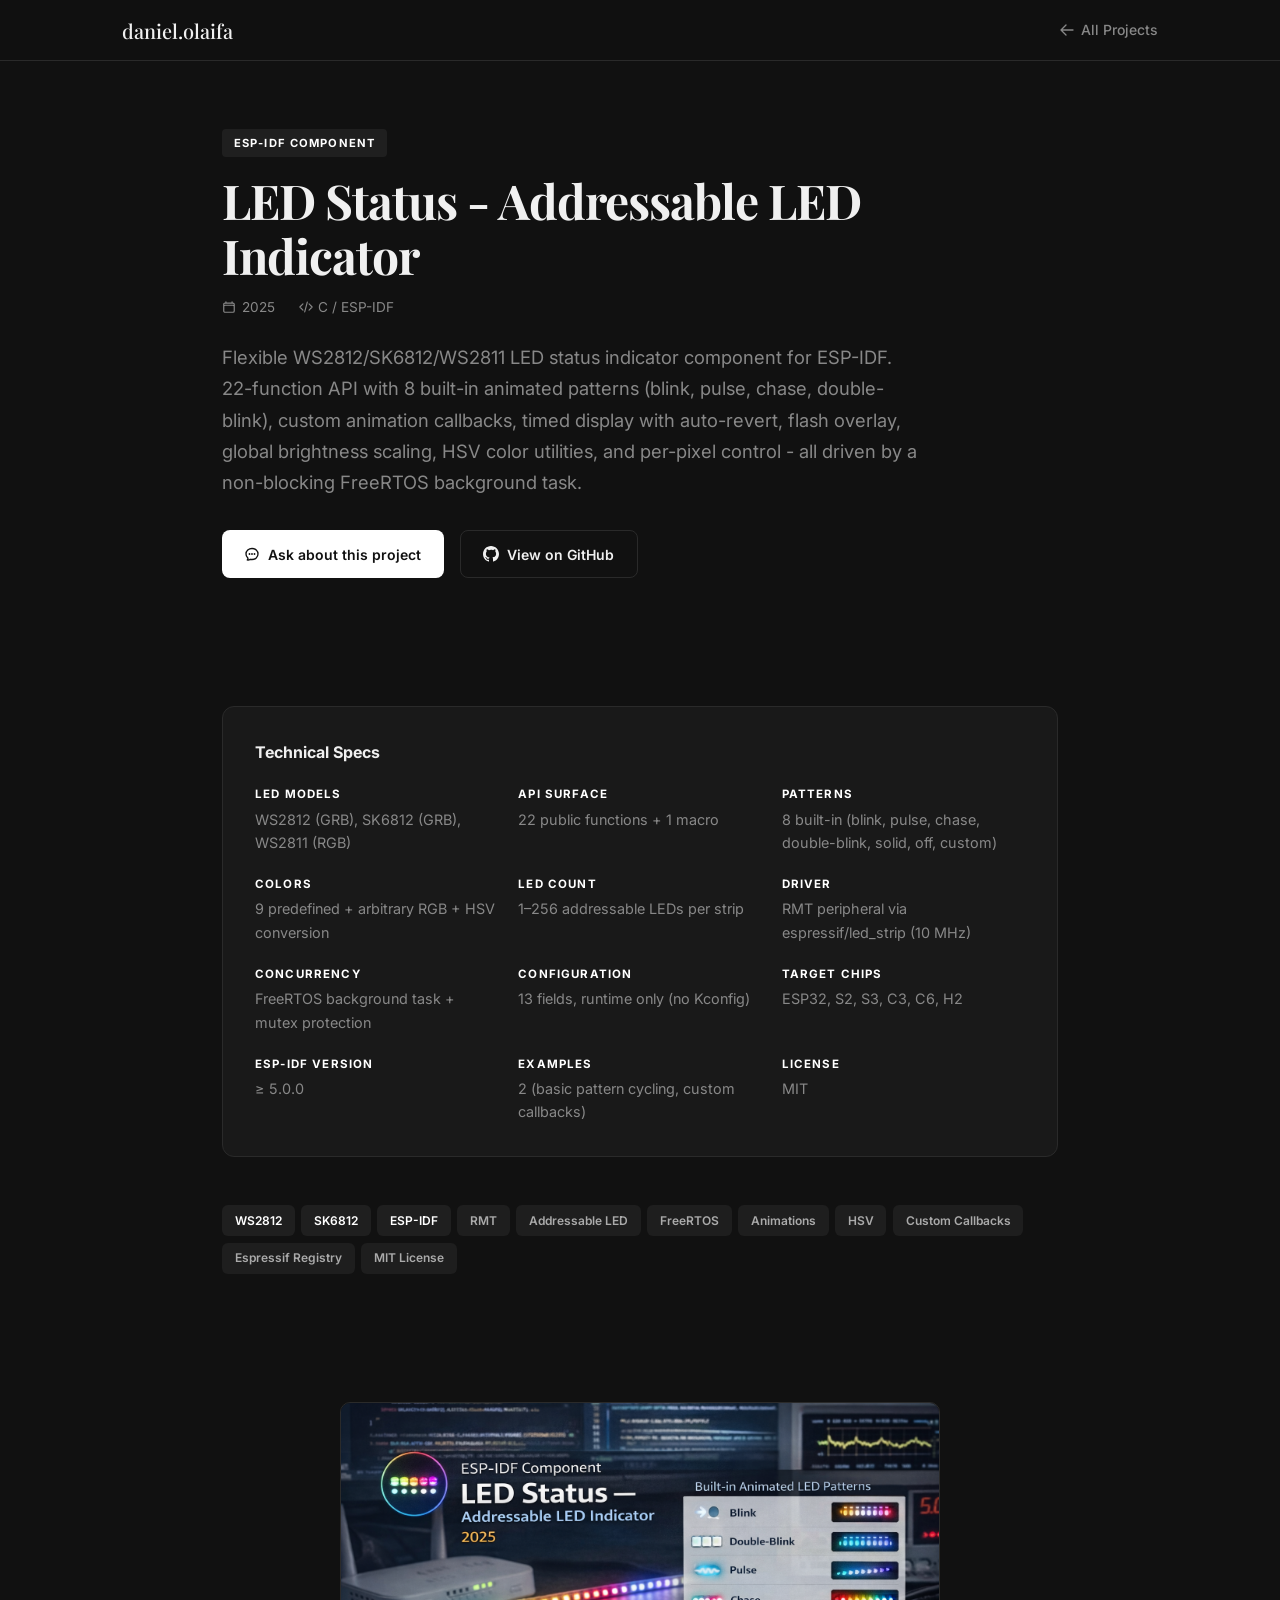
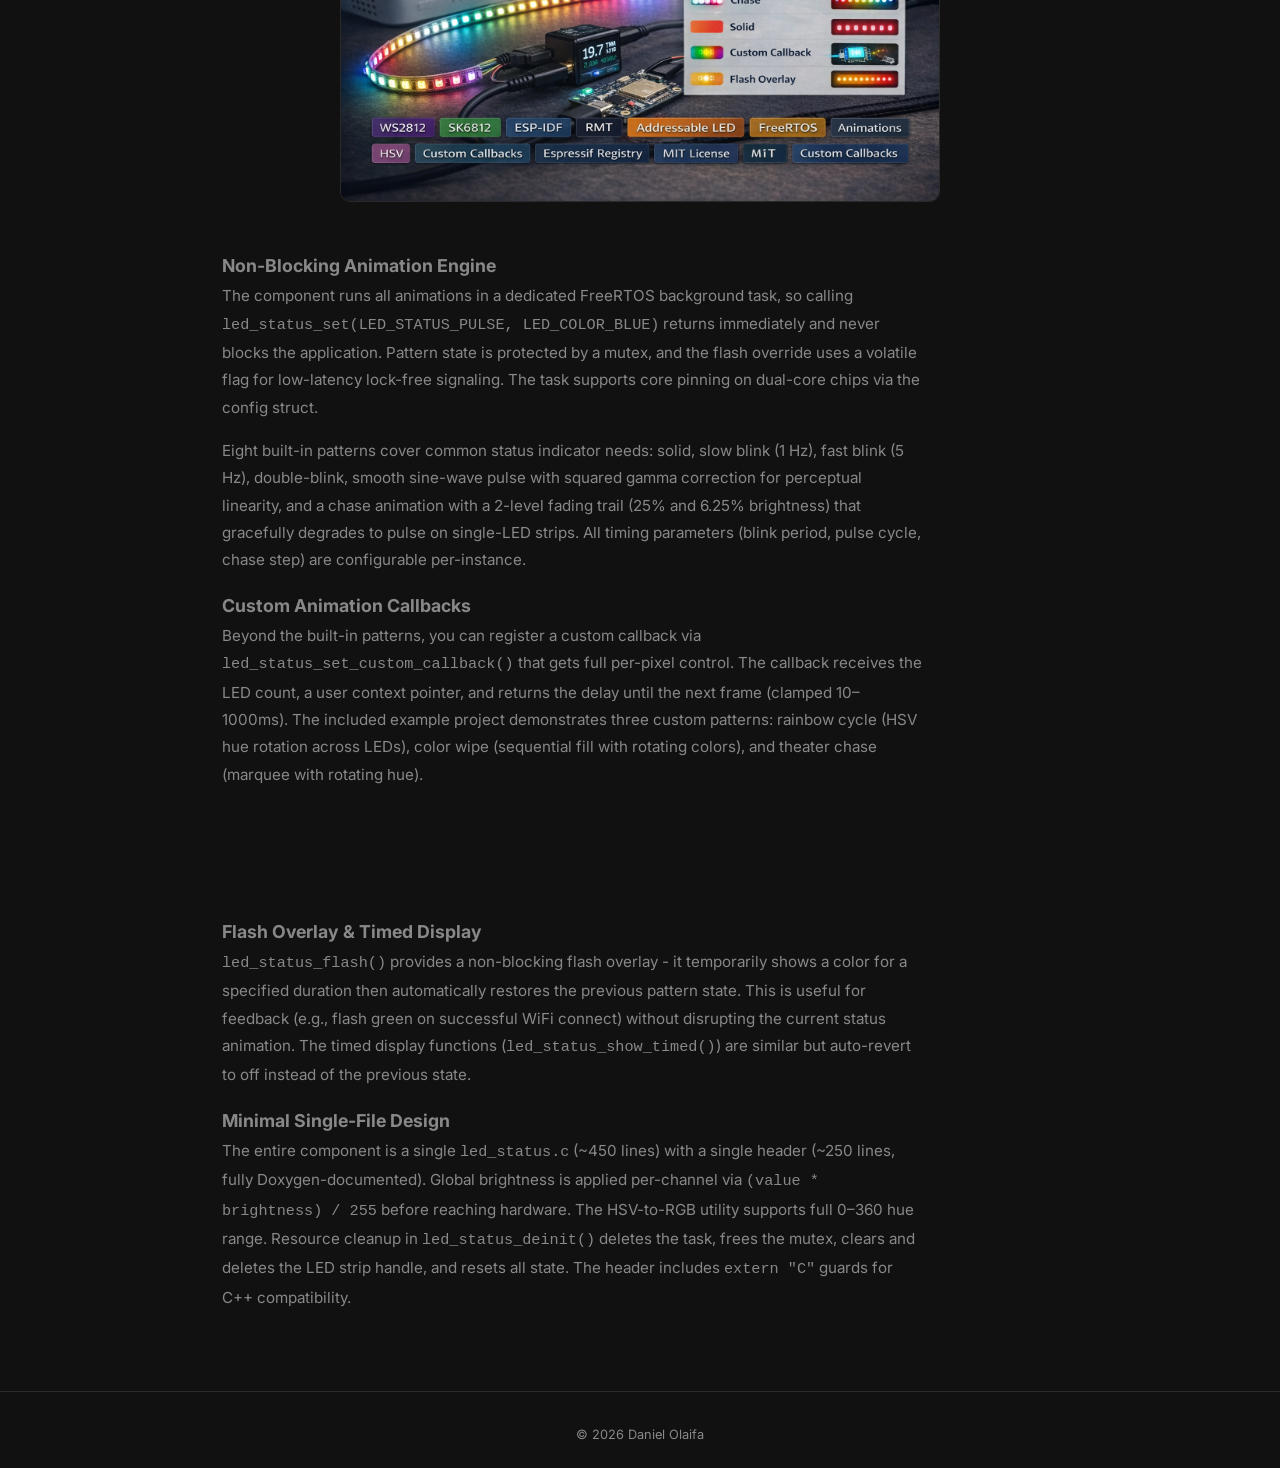
<file: projects/led-status.html>
<!DOCTYPE html>
<html lang="en">
<head>
<meta charset="UTF-8"><meta name="viewport" content="width=device-width, initial-scale=1.0">
<title>LED Status - WS2812/SK6812 Indicator - Daniel Olaifa</title>
<link rel="preconnect" href="https://fonts.googleapis.com"><link rel="preconnect" href="https://fonts.gstatic.com" crossorigin>
<link href="https://fonts.googleapis.com/css2?family=Inter:wght@400;500;600;700&family=Playfair+Display:wght@400;700&display=swap" rel="stylesheet">
    <link rel="stylesheet" href="../styles.css">
</head>
<body>
<nav><div class="ni"><a href="../index.html" class="logo">daniel<span>.</span>olaifa</a><a href="../index.html#projects" class="back"><svg xmlns="http://www.w3.org/2000/svg" fill="none" viewBox="0 0 24 24" stroke-width="2" stroke="currentColor"><path stroke-linecap="round" stroke-linejoin="round" d="M10.5 19.5 3 12m0 0 7.5-7.5M3 12h18"/></svg>All Projects</a></div></nav>

<div class="c c-narrow">
<section class="hero">
<span class="pt">ESP-IDF Component</span>
<h1>LED Status - Addressable LED Indicator</h1>
<div class="meta">
<div class="meta-item"><svg xmlns="http://www.w3.org/2000/svg" fill="none" viewBox="0 0 24 24" stroke-width="2" stroke="currentColor"><path stroke-linecap="round" stroke-linejoin="round" d="M6.75 3v2.25M17.25 3v2.25M3 18.75V7.5a2.25 2.25 0 0 1 2.25-2.25h13.5A2.25 2.25 0 0 1 21 7.5v11.25m-18 0A2.25 2.25 0 0 0 5.25 21h13.5A2.25 2.25 0 0 0 21 18.75m-18 0v-7.5A2.25 2.25 0 0 1 5.25 9h13.5A2.25 2.25 0 0 1 21 11.25v7.5"/></svg>2025</div>
<div class="meta-item"><svg xmlns="http://www.w3.org/2000/svg" fill="none" viewBox="0 0 24 24" stroke-width="2" stroke="currentColor"><path stroke-linecap="round" stroke-linejoin="round" d="M17.25 6.75 22.5 12l-5.25 5.25m-10.5 0L1.5 12l5.25-5.25m7.5-3-4.5 16.5"/></svg>C / ESP-IDF</div>
</div>
<p class="tagline">Flexible WS2812/SK6812/WS2811 LED status indicator component for ESP-IDF. 22-function API with 8 built-in animated patterns (blink, pulse, chase, double-blink), custom animation callbacks, timed display with auto-revert, flash overlay, global brightness scaling, HSV color utilities, and per-pixel control - all driven by a non-blocking FreeRTOS background task.</p>
<div class="actions">
<a href="mailto:akolaifa4@gmail.com" class="btn bp"><svg xmlns="http://www.w3.org/2000/svg" fill="none" viewBox="0 0 24 24" stroke-width="2" stroke="currentColor"><path stroke-linecap="round" stroke-linejoin="round" d="M8.625 12a.375.375 0 1 1-.75 0 .375.375 0 0 1 .75 0Zm0 0H8.25m4.125 0a.375.375 0 1 1-.75 0 .375.375 0 0 1 .75 0Zm0 0H12m4.125 0a.375.375 0 1 1-.75 0 .375.375 0 0 1 .75 0Zm0 0h-.375M21 12c0 4.556-4.03 8.25-9 8.25a9.764 9.764 0 0 1-2.555-.337A5.972 5.972 0 0 1 5.41 20.97a5.969 5.969 0 0 1-.474-.065 4.48 4.48 0 0 0 .978-2.025c.09-.457-.133-.901-.467-1.226C3.93 16.178 3 14.189 3 12c0-4.556 4.03-8.25 9-8.25s9 3.694 9 8.25Z"/></svg>Ask about this project</a>
<a href="https://github.com/drfhaust/led-status" target="_blank" class="btn bg"><svg xmlns="http://www.w3.org/2000/svg" viewBox="0 0 24 24" fill="currentColor"><path d="M12 0c-6.626 0-12 5.373-12 12 0 5.302 3.438 9.8 8.207 11.387.599.111.793-.261.793-.577v-2.234c-3.338.726-4.033-1.416-4.033-1.416-.546-1.387-1.333-1.756-1.333-1.756-1.089-.745.083-.729.083-.729 1.205.084 1.839 1.237 1.839 1.237 1.07 1.834 2.807 1.304 3.492.997.107-.775.418-1.305.762-1.604-2.665-.305-5.467-1.334-5.467-5.931 0-1.311.469-2.381 1.236-3.221-.124-.303-.535-1.524.117-3.176 0 0 1.008-.322 3.301 1.23A11.509 11.509 0 0 1 12 5.803c1.02.005 2.047.138 3.006.404 2.291-1.552 3.297-1.23 3.297-1.23.653 1.653.242 2.874.118 3.176.77.84 1.235 1.911 1.235 3.221 0 4.609-2.807 5.624-5.479 5.921.43.372.823 1.102.823 2.222v3.293c0 .319.192.694.801.576C20.566 21.797 24 17.3 24 12c0-6.627-5.373-12-12-12z"/></svg>View on GitHub</a>
</div>
</section>

<section class="fi">
<div class="specs"><h3>Technical Specs</h3><div class="spec-grid">
<div class="spec-item"><div class="spec-label">LED Models</div><div class="spec-value">WS2812 (GRB), SK6812 (GRB), WS2811 (RGB)</div></div>
<div class="spec-item"><div class="spec-label">API Surface</div><div class="spec-value">22 public functions + 1 macro</div></div>
<div class="spec-item"><div class="spec-label">Patterns</div><div class="spec-value">8 built-in (blink, pulse, chase, double-blink, solid, off, custom)</div></div>
<div class="spec-item"><div class="spec-label">Colors</div><div class="spec-value">9 predefined + arbitrary RGB + HSV conversion</div></div>
<div class="spec-item"><div class="spec-label">LED Count</div><div class="spec-value">1–256 addressable LEDs per strip</div></div>
<div class="spec-item"><div class="spec-label">Driver</div><div class="spec-value">RMT peripheral via espressif/led_strip (10 MHz)</div></div>
<div class="spec-item"><div class="spec-label">Concurrency</div><div class="spec-value">FreeRTOS background task + mutex protection</div></div>
<div class="spec-item"><div class="spec-label">Configuration</div><div class="spec-value">13 fields, runtime only (no Kconfig)</div></div>
<div class="spec-item"><div class="spec-label">Target Chips</div><div class="spec-value">ESP32, S2, S3, C3, C6, H2</div></div>
<div class="spec-item"><div class="spec-label">ESP-IDF Version</div><div class="spec-value">&ge; 5.0.0</div></div>
<div class="spec-item"><div class="spec-label">Examples</div><div class="spec-value">2 (basic pattern cycling, custom callbacks)</div></div>
<div class="spec-item"><div class="spec-label">License</div><div class="spec-value">MIT</div></div>
</div></div>
<div class="tags"><span class="tag a">WS2812</span><span class="tag a">SK6812</span><span class="tag a">ESP-IDF</span><span class="tag">RMT</span><span class="tag">Addressable LED</span><span class="tag">FreeRTOS</span><span class="tag">Animations</span><span class="tag">HSV</span><span class="tag">Custom Callbacks</span><span class="tag">Espressif Registry</span><span class="tag">MIT License</span></div>
</section>

<section class="fi">
<div class="gallery"><div class="gi"><img src="../images/led-status.png" alt="LED Status component - WS2812/SK6812 addressable LED indicator"></div></div>
<div class="desc">
<h3>Non-Blocking Animation Engine</h3>
<p>The component runs all animations in a dedicated FreeRTOS background task, so calling <code>led_status_set(LED_STATUS_PULSE, LED_COLOR_BLUE)</code> returns immediately and never blocks the application. Pattern state is protected by a mutex, and the flash override uses a volatile flag for low-latency lock-free signaling. The task supports core pinning on dual-core chips via the config struct.</p>
<p>Eight built-in patterns cover common status indicator needs: solid, slow blink (1 Hz), fast blink (5 Hz), double-blink, smooth sine-wave pulse with squared gamma correction for perceptual linearity, and a chase animation with a 2-level fading trail (25% and 6.25% brightness) that gracefully degrades to pulse on single-LED strips. All timing parameters (blink period, pulse cycle, chase step) are configurable per-instance.</p>

<h3>Custom Animation Callbacks</h3>
<p>Beyond the built-in patterns, you can register a custom callback via <code>led_status_set_custom_callback()</code> that gets full per-pixel control. The callback receives the LED count, a user context pointer, and returns the delay until the next frame (clamped 10–1000ms). The included example project demonstrates three custom patterns: rainbow cycle (HSV hue rotation across LEDs), color wipe (sequential fill with rotating colors), and theater chase (marquee with rotating hue).</p>
</div>
</section>

<section class="fi">
<div class="desc">
<h3>Flash Overlay &amp; Timed Display</h3>
<p><code>led_status_flash()</code> provides a non-blocking flash overlay - it temporarily shows a color for a specified duration then automatically restores the previous pattern state. This is useful for feedback (e.g., flash green on successful WiFi connect) without disrupting the current status animation. The timed display functions (<code>led_status_show_timed()</code>) are similar but auto-revert to off instead of the previous state.</p>

<h3>Minimal Single-File Design</h3>
<p>The entire component is a single <code>led_status.c</code> (~450 lines) with a single header (~250 lines, fully Doxygen-documented). Global brightness is applied per-channel via <code>(value * brightness) / 255</code> before reaching hardware. The HSV-to-RGB utility supports full 0–360 hue range. Resource cleanup in <code>led_status_deinit()</code> deletes the task, frees the mutex, clears and deletes the LED strip handle, and resets all state. The header includes <code>extern "C"</code> guards for C++ compatibility.</p>
</div>
</section>
</div>

<footer><div class="c">&copy; 2026 Daniel Olaifa</div></footer>
<script>
const o = new IntersectionObserver(e => {
  e.forEach(e => {
    if (e.isIntersecting) {
      e.target.classList.add('v');
      o.unobserve(e.target);
    }
  });
}, { threshold: 0.1 });
document.querySelectorAll('.fi').forEach(e => o.observe(e));
</script>
</body>
</html>
</file>
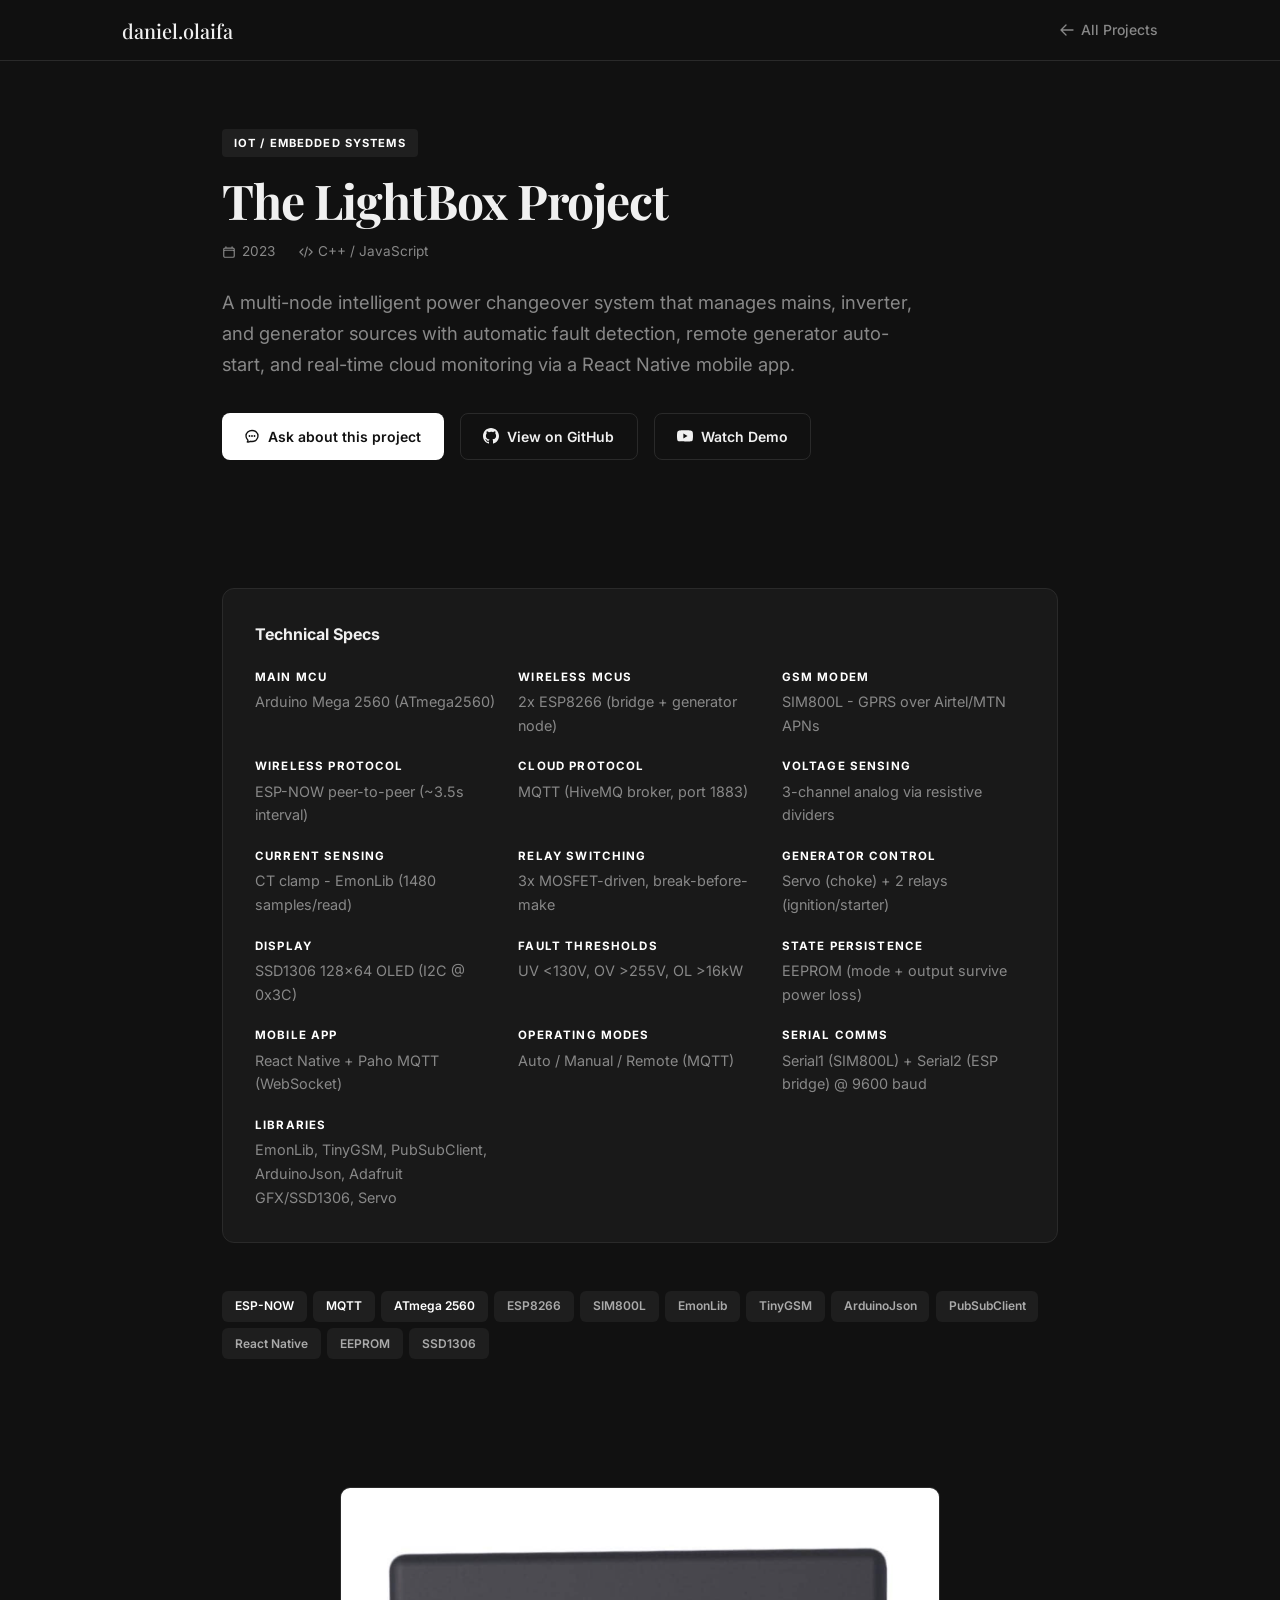
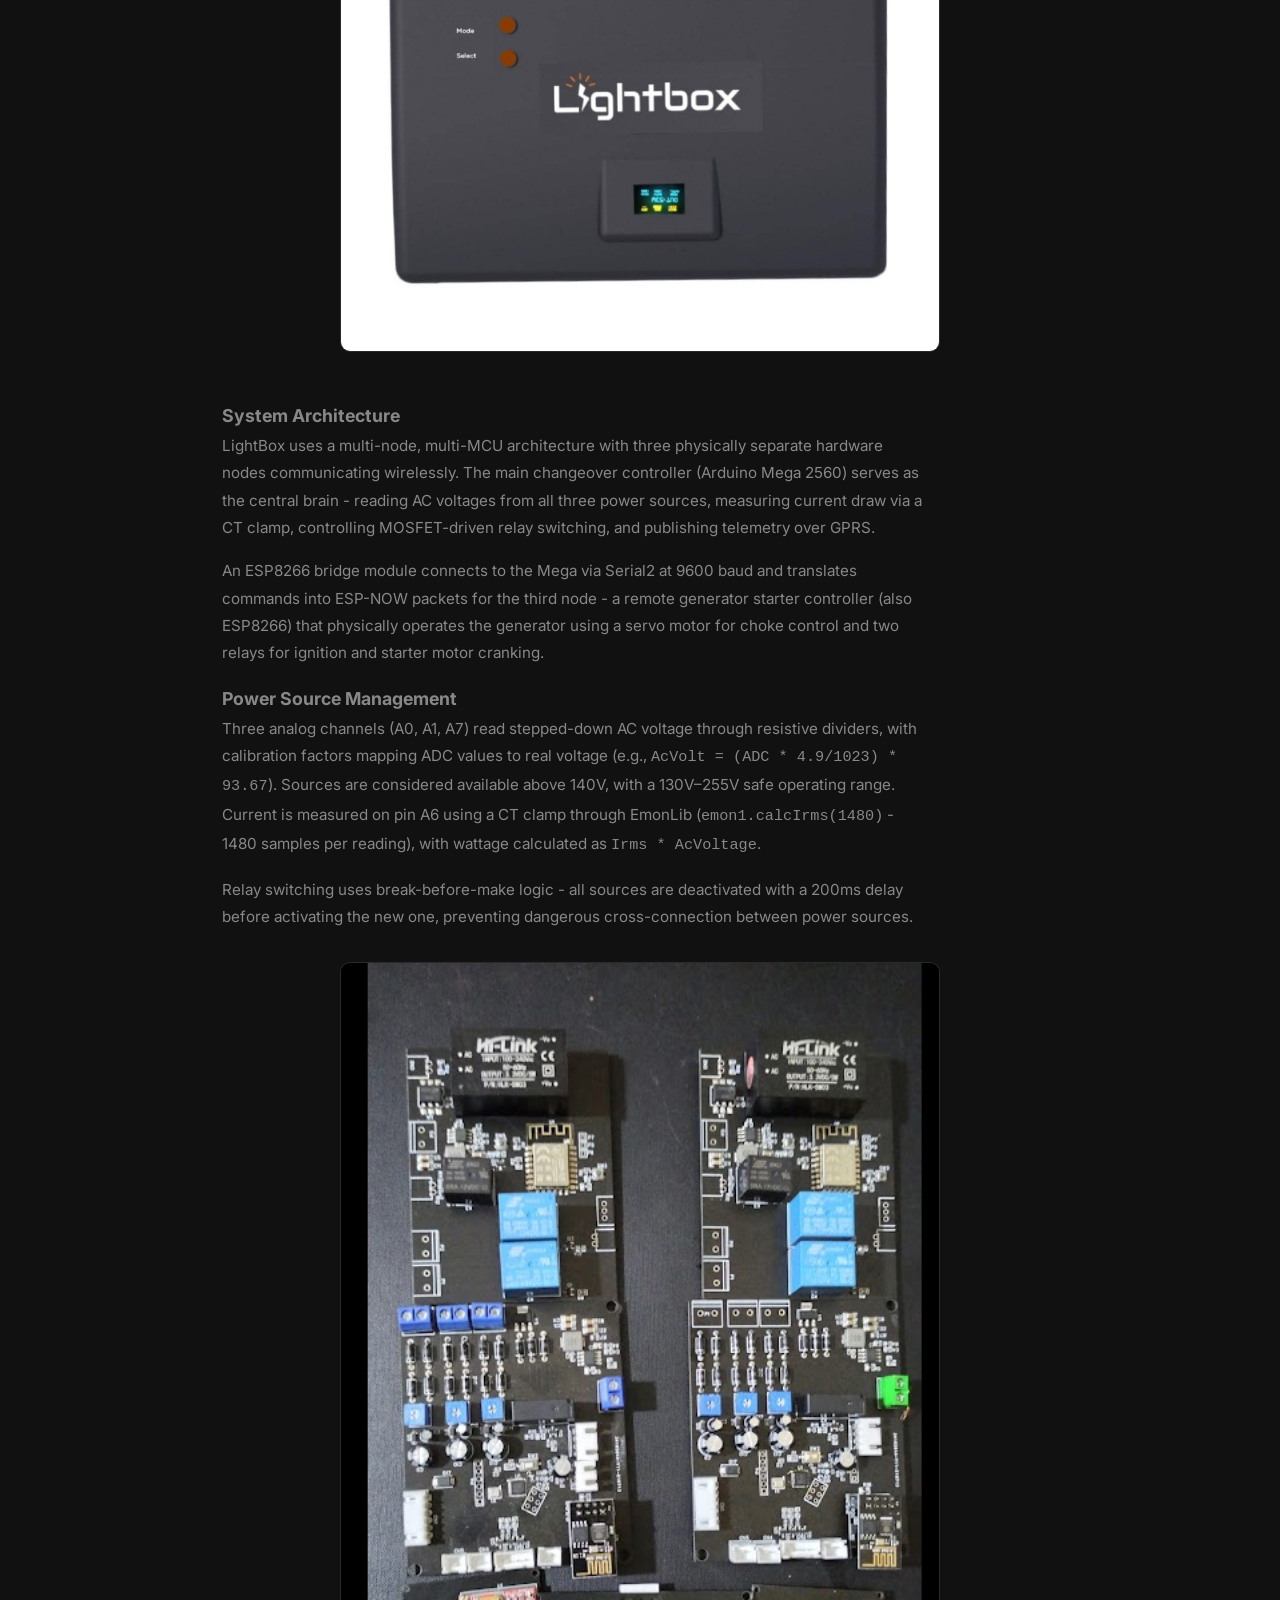
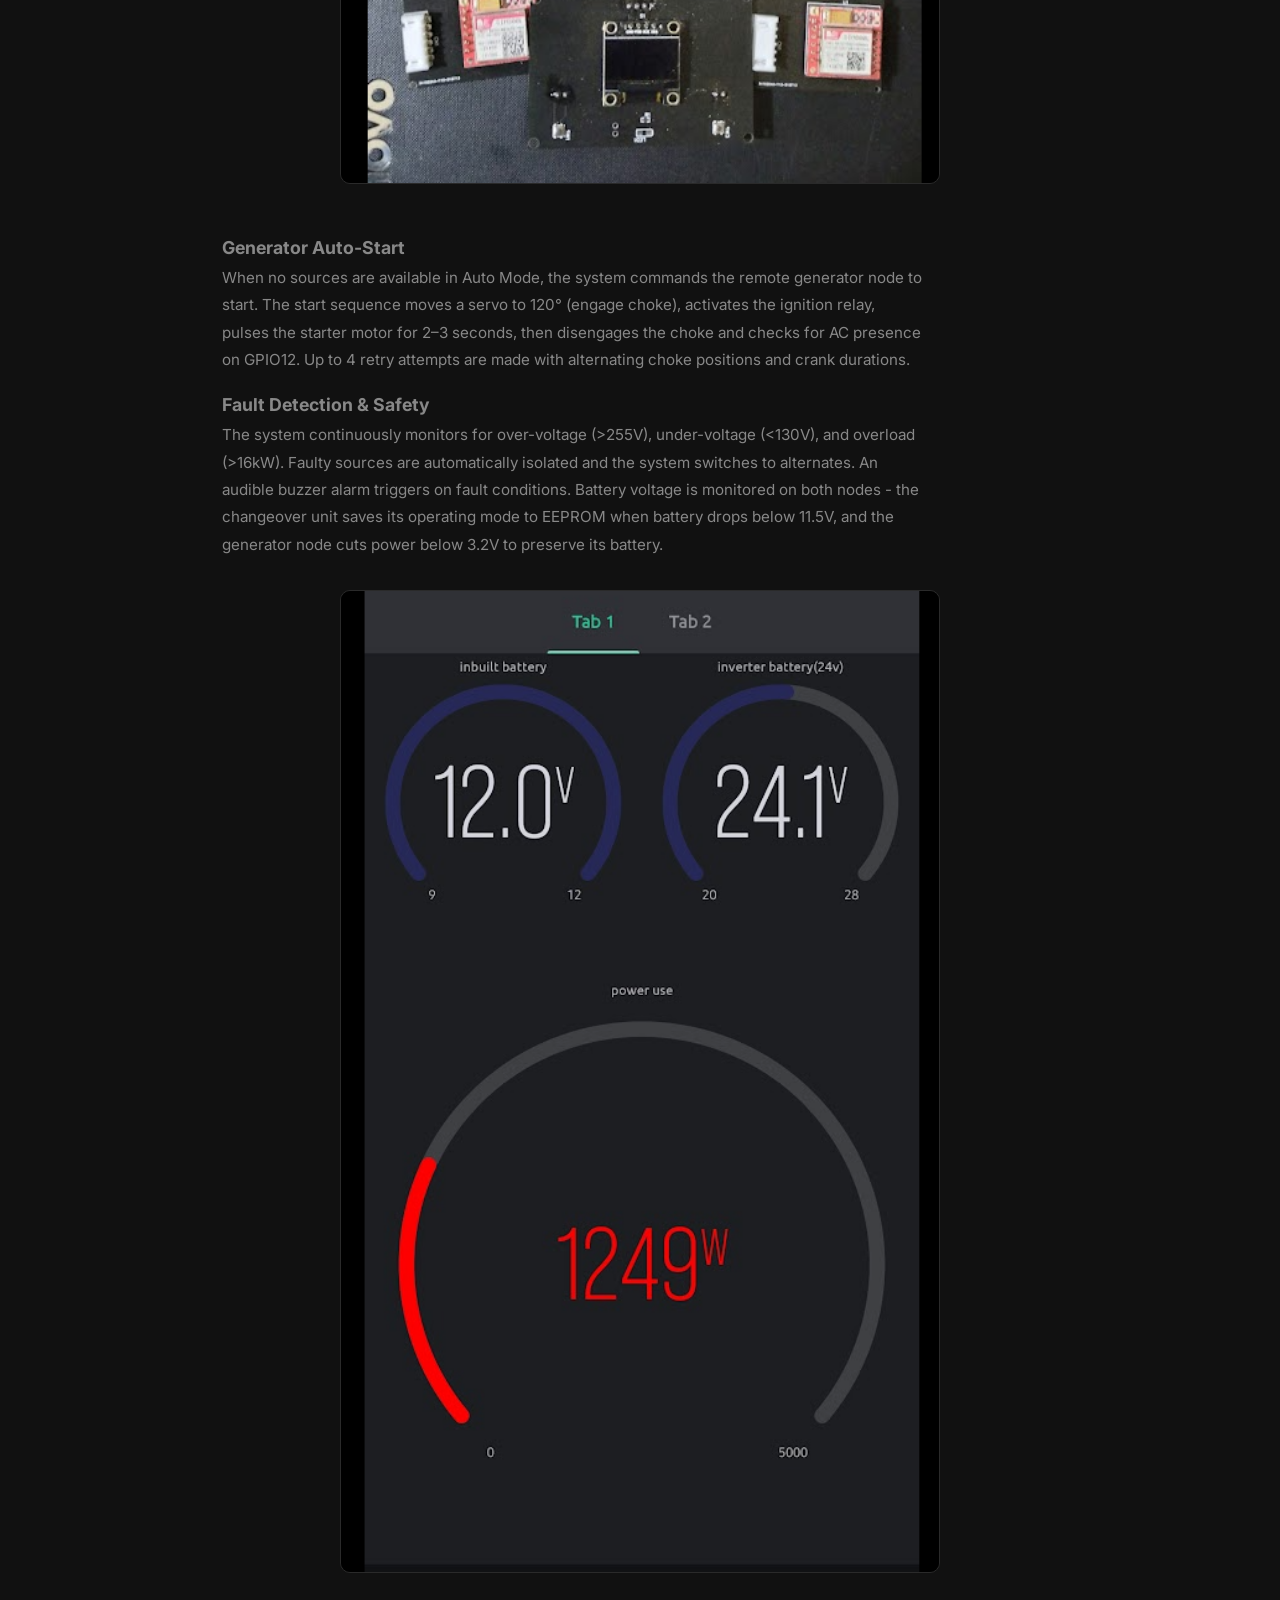
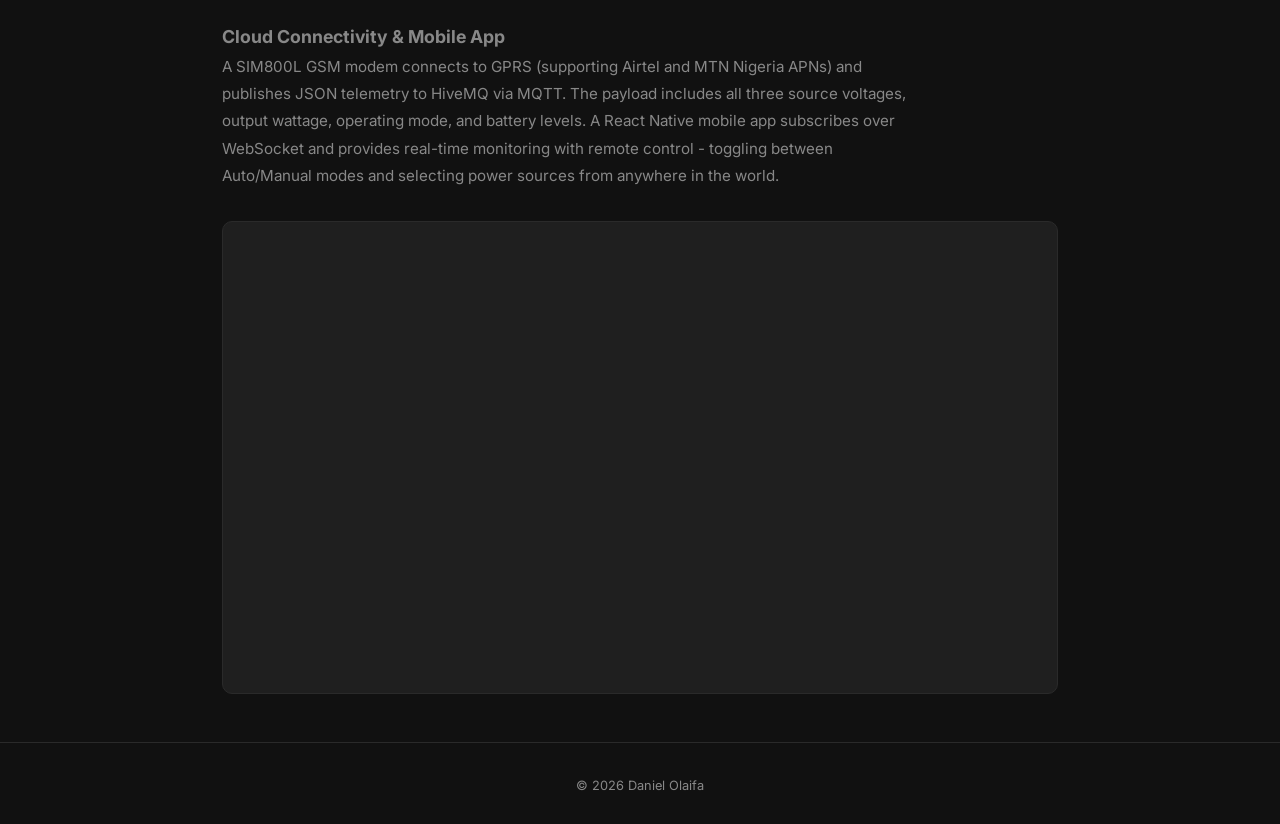
<file: projects/lightbox.html>
<!DOCTYPE html>
<html lang="en">
<head>
<meta charset="UTF-8"><meta name="viewport" content="width=device-width, initial-scale=1.0">
<title>The LightBox Project - Daniel Olaifa</title>
<link rel="preconnect" href="https://fonts.googleapis.com"><link rel="preconnect" href="https://fonts.gstatic.com" crossorigin>
<link href="https://fonts.googleapis.com/css2?family=Inter:wght@400;500;600;700&family=Playfair+Display:wght@400;700&display=swap" rel="stylesheet">
    <link rel="stylesheet" href="../styles.css">
</head>
<body>
<nav><div class="ni"><a href="../index.html" class="logo">daniel<span>.</span>olaifa</a><a href="../index.html#projects" class="back"><svg xmlns="http://www.w3.org/2000/svg" fill="none" viewBox="0 0 24 24" stroke-width="2" stroke="currentColor"><path stroke-linecap="round" stroke-linejoin="round" d="M10.5 19.5 3 12m0 0 7.5-7.5M3 12h18"/></svg>All Projects</a></div></nav>

<div class="c c-narrow">
<section class="hero">
<span class="pt">IoT / Embedded Systems</span>
<h1>The LightBox Project</h1>
<div class="meta">
<div class="meta-item"><svg xmlns="http://www.w3.org/2000/svg" fill="none" viewBox="0 0 24 24" stroke-width="2" stroke="currentColor"><path stroke-linecap="round" stroke-linejoin="round" d="M6.75 3v2.25M17.25 3v2.25M3 18.75V7.5a2.25 2.25 0 0 1 2.25-2.25h13.5A2.25 2.25 0 0 1 21 7.5v11.25m-18 0A2.25 2.25 0 0 0 5.25 21h13.5A2.25 2.25 0 0 0 21 18.75m-18 0v-7.5A2.25 2.25 0 0 1 5.25 9h13.5A2.25 2.25 0 0 1 21 11.25v7.5"/></svg>2023</div>
<div class="meta-item"><svg xmlns="http://www.w3.org/2000/svg" fill="none" viewBox="0 0 24 24" stroke-width="2" stroke="currentColor"><path stroke-linecap="round" stroke-linejoin="round" d="M17.25 6.75 22.5 12l-5.25 5.25m-10.5 0L1.5 12l5.25-5.25m7.5-3-4.5 16.5"/></svg>C++ / JavaScript</div>
</div>
<p class="tagline">A multi-node intelligent power changeover system that manages mains, inverter, and generator sources with automatic fault detection, remote generator auto-start, and real-time cloud monitoring via a React Native mobile app.</p>
<div class="actions">
<a href="mailto:akolaifa4@gmail.com" class="btn bp"><svg xmlns="http://www.w3.org/2000/svg" fill="none" viewBox="0 0 24 24" stroke-width="2" stroke="currentColor"><path stroke-linecap="round" stroke-linejoin="round" d="M8.625 12a.375.375 0 1 1-.75 0 .375.375 0 0 1 .75 0Zm0 0H8.25m4.125 0a.375.375 0 1 1-.75 0 .375.375 0 0 1 .75 0Zm0 0H12m4.125 0a.375.375 0 1 1-.75 0 .375.375 0 0 1 .75 0Zm0 0h-.375M21 12c0 4.556-4.03 8.25-9 8.25a9.764 9.764 0 0 1-2.555-.337A5.972 5.972 0 0 1 5.41 20.97a5.969 5.969 0 0 1-.474-.065 4.48 4.48 0 0 0 .978-2.025c.09-.457-.133-.901-.467-1.226C3.93 16.178 3 14.189 3 12c0-4.556 4.03-8.25 9-8.25s9 3.694 9 8.25Z"/></svg>Ask about this project</a>
<a href="https://github.com/drfhaust/lightbox" target="_blank" class="btn bg"><svg xmlns="http://www.w3.org/2000/svg" viewBox="0 0 24 24" fill="currentColor"><path d="M12 0c-6.626 0-12 5.373-12 12 0 5.302 3.438 9.8 8.207 11.387.599.111.793-.261.793-.577v-2.234c-3.338.726-4.033-1.416-4.033-1.416-.546-1.387-1.333-1.756-1.333-1.756-1.089-.745.083-.729.083-.729 1.205.084 1.839 1.237 1.839 1.237 1.07 1.834 2.807 1.304 3.492.997.107-.775.418-1.305.762-1.604-2.665-.305-5.467-1.334-5.467-5.931 0-1.311.469-2.381 1.236-3.221-.124-.303-.535-1.524.117-3.176 0 0 1.008-.322 3.301 1.23A11.509 11.509 0 0 1 12 5.803c1.02.005 2.047.138 3.006.404 2.291-1.552 3.297-1.23 3.297-1.23.653 1.653.242 2.874.118 3.176.77.84 1.235 1.911 1.235 3.221 0 4.609-2.807 5.624-5.479 5.921.43.372.823 1.102.823 2.222v3.293c0 .319.192.694.801.576C20.566 21.797 24 17.3 24 12c0-6.627-5.373-12-12-12z"/></svg>View on GitHub</a>
<a href="https://youtu.be/7qrvtFIPLL0" target="_blank" class="btn bg"><svg xmlns="http://www.w3.org/2000/svg" viewBox="0 0 24 24" fill="currentColor"><path d="M23.498 6.186a3.016 3.016 0 0 0-2.122-2.136C19.505 3.545 12 3.545 12 3.545s-7.505 0-9.377.505A3.017 3.017 0 0 0 .502 6.186C0 8.07 0 12 0 12s0 3.93.502 5.814a3.016 3.016 0 0 0 2.122 2.136c1.871.505 9.376.505 9.376.505s7.505 0 9.377-.505a3.015 3.015 0 0 0 2.122-2.136C24 15.93 24 12 24 12s0-3.93-.502-5.814Z"/><path fill="#111" d="m9.545 15.568 6.273-3.568-6.273-3.568v7.136Z"/></svg>Watch Demo</a>
</div>
</section>

<section class="fi">
<div class="specs"><h3>Technical Specs</h3><div class="spec-grid">
<div class="spec-item"><div class="spec-label">Main MCU</div><div class="spec-value">Arduino Mega 2560 (ATmega2560)</div></div>
<div class="spec-item"><div class="spec-label">Wireless MCUs</div><div class="spec-value">2x ESP8266 (bridge + generator node)</div></div>
<div class="spec-item"><div class="spec-label">GSM Modem</div><div class="spec-value">SIM800L - GPRS over Airtel/MTN APNs</div></div>
<div class="spec-item"><div class="spec-label">Wireless Protocol</div><div class="spec-value">ESP-NOW peer-to-peer (~3.5s interval)</div></div>
<div class="spec-item"><div class="spec-label">Cloud Protocol</div><div class="spec-value">MQTT (HiveMQ broker, port 1883)</div></div>
<div class="spec-item"><div class="spec-label">Voltage Sensing</div><div class="spec-value">3-channel analog via resistive dividers</div></div>
<div class="spec-item"><div class="spec-label">Current Sensing</div><div class="spec-value">CT clamp - EmonLib (1480 samples/read)</div></div>
<div class="spec-item"><div class="spec-label">Relay Switching</div><div class="spec-value">3x MOSFET-driven, break-before-make</div></div>
<div class="spec-item"><div class="spec-label">Generator Control</div><div class="spec-value">Servo (choke) + 2 relays (ignition/starter)</div></div>
<div class="spec-item"><div class="spec-label">Display</div><div class="spec-value">SSD1306 128x64 OLED (I2C @ 0x3C)</div></div>
<div class="spec-item"><div class="spec-label">Fault Thresholds</div><div class="spec-value">UV &lt;130V, OV &gt;255V, OL &gt;16kW</div></div>
<div class="spec-item"><div class="spec-label">State Persistence</div><div class="spec-value">EEPROM (mode + output survive power loss)</div></div>
<div class="spec-item"><div class="spec-label">Mobile App</div><div class="spec-value">React Native + Paho MQTT (WebSocket)</div></div>
<div class="spec-item"><div class="spec-label">Operating Modes</div><div class="spec-value">Auto / Manual / Remote (MQTT)</div></div>
<div class="spec-item"><div class="spec-label">Serial Comms</div><div class="spec-value">Serial1 (SIM800L) + Serial2 (ESP bridge) @ 9600 baud</div></div>
<div class="spec-item"><div class="spec-label">Libraries</div><div class="spec-value">EmonLib, TinyGSM, PubSubClient, ArduinoJson, Adafruit GFX/SSD1306, Servo</div></div>
</div></div>
<div class="tags"><span class="tag a">ESP-NOW</span><span class="tag a">MQTT</span><span class="tag a">ATmega 2560</span><span class="tag">ESP8266</span><span class="tag">SIM800L</span><span class="tag">EmonLib</span><span class="tag">TinyGSM</span><span class="tag">ArduinoJson</span><span class="tag">PubSubClient</span><span class="tag">React Native</span><span class="tag">EEPROM</span><span class="tag">SSD1306</span></div>
</section>

<section class="fi">
<div class="gallery"><div class="gi"><img src="../images/lightbox-1.jpg" alt="LightBox changeover system"></div></div>

<div class="desc">
<h3>System Architecture</h3>
<p>LightBox uses a multi-node, multi-MCU architecture with three physically separate hardware nodes communicating wirelessly. The main changeover controller (Arduino Mega 2560) serves as the central brain - reading AC voltages from all three power sources, measuring current draw via a CT clamp, controlling MOSFET-driven relay switching, and publishing telemetry over GPRS.</p>
<p>An ESP8266 bridge module connects to the Mega via Serial2 at 9600 baud and translates commands into ESP-NOW packets for the third node - a remote generator starter controller (also ESP8266) that physically operates the generator using a servo motor for choke control and two relays for ignition and starter motor cranking.</p>

<h3>Power Source Management</h3>
<p>Three analog channels (A0, A1, A7) read stepped-down AC voltage through resistive dividers, with calibration factors mapping ADC values to real voltage (e.g., <code>AcVolt = (ADC * 4.9/1023) * 93.67</code>). Sources are considered available above 140V, with a 130V–255V safe operating range. Current is measured on pin A6 using a CT clamp through EmonLib (<code>emon1.calcIrms(1480)</code> - 1480 samples per reading), with wattage calculated as <code>Irms * AcVoltage</code>.</p>
<p>Relay switching uses break-before-make logic - all sources are deactivated with a 200ms delay before activating the new one, preventing dangerous cross-connection between power sources.</p>
</div>

<div class="gallery"><div class="gi"><img src="../images/lightbox-2.jpg" alt="LightBox internal hardware"></div></div>

<div class="desc">
<h3>Generator Auto-Start</h3>
<p>When no sources are available in Auto Mode, the system commands the remote generator node to start. The start sequence moves a servo to 120° (engage choke), activates the ignition relay, pulses the starter motor for 2–3 seconds, then disengages the choke and checks for AC presence on GPIO12. Up to 4 retry attempts are made with alternating choke positions and crank durations.</p>

<h3>Fault Detection &amp; Safety</h3>
<p>The system continuously monitors for over-voltage (&gt;255V), under-voltage (&lt;130V), and overload (&gt;16kW). Faulty sources are automatically isolated and the system switches to alternates. An audible buzzer alarm triggers on fault conditions. Battery voltage is monitored on both nodes - the changeover unit saves its operating mode to EEPROM when battery drops below 11.5V, and the generator node cuts power below 3.2V to preserve its battery.</p>
</div>

<div class="gallery"><div class="gi"><img src="../images/lightbox-3.jpg" alt="LightBox mobile app and OLED display"></div></div>

<div class="desc">
<h3>Cloud Connectivity &amp; Mobile App</h3>
<p>A SIM800L GSM modem connects to GPRS (supporting Airtel and MTN Nigeria APNs) and publishes JSON telemetry to HiveMQ via MQTT. The payload includes all three source voltages, output wattage, operating mode, and battery levels. A React Native mobile app subscribes over WebSocket and provides real-time monitoring with remote control - toggling between Auto/Manual modes and selecting power sources from anywhere in the world.</p>
</div>

<div class="video-embed">
<iframe src="https://www.youtube.com/embed/7qrvtFIPLL0" title="LightBox Project Demo" frameborder="0" allow="accelerometer; autoplay; clipboard-write; encrypted-media; gyroscope; picture-in-picture" allowfullscreen></iframe>
</div>

</section>
</div>

<footer><div class="c">&copy; 2026 Daniel Olaifa</div></footer>
<script>
const o = new IntersectionObserver(e => {
  e.forEach(e => {
    if (e.isIntersecting) {
      e.target.classList.add('v');
      o.unobserve(e.target);
    }
  });
}, { threshold: 0.1 });
document.querySelectorAll('.fi').forEach(e => o.observe(e));
</script>
</body>
</html>
</file>
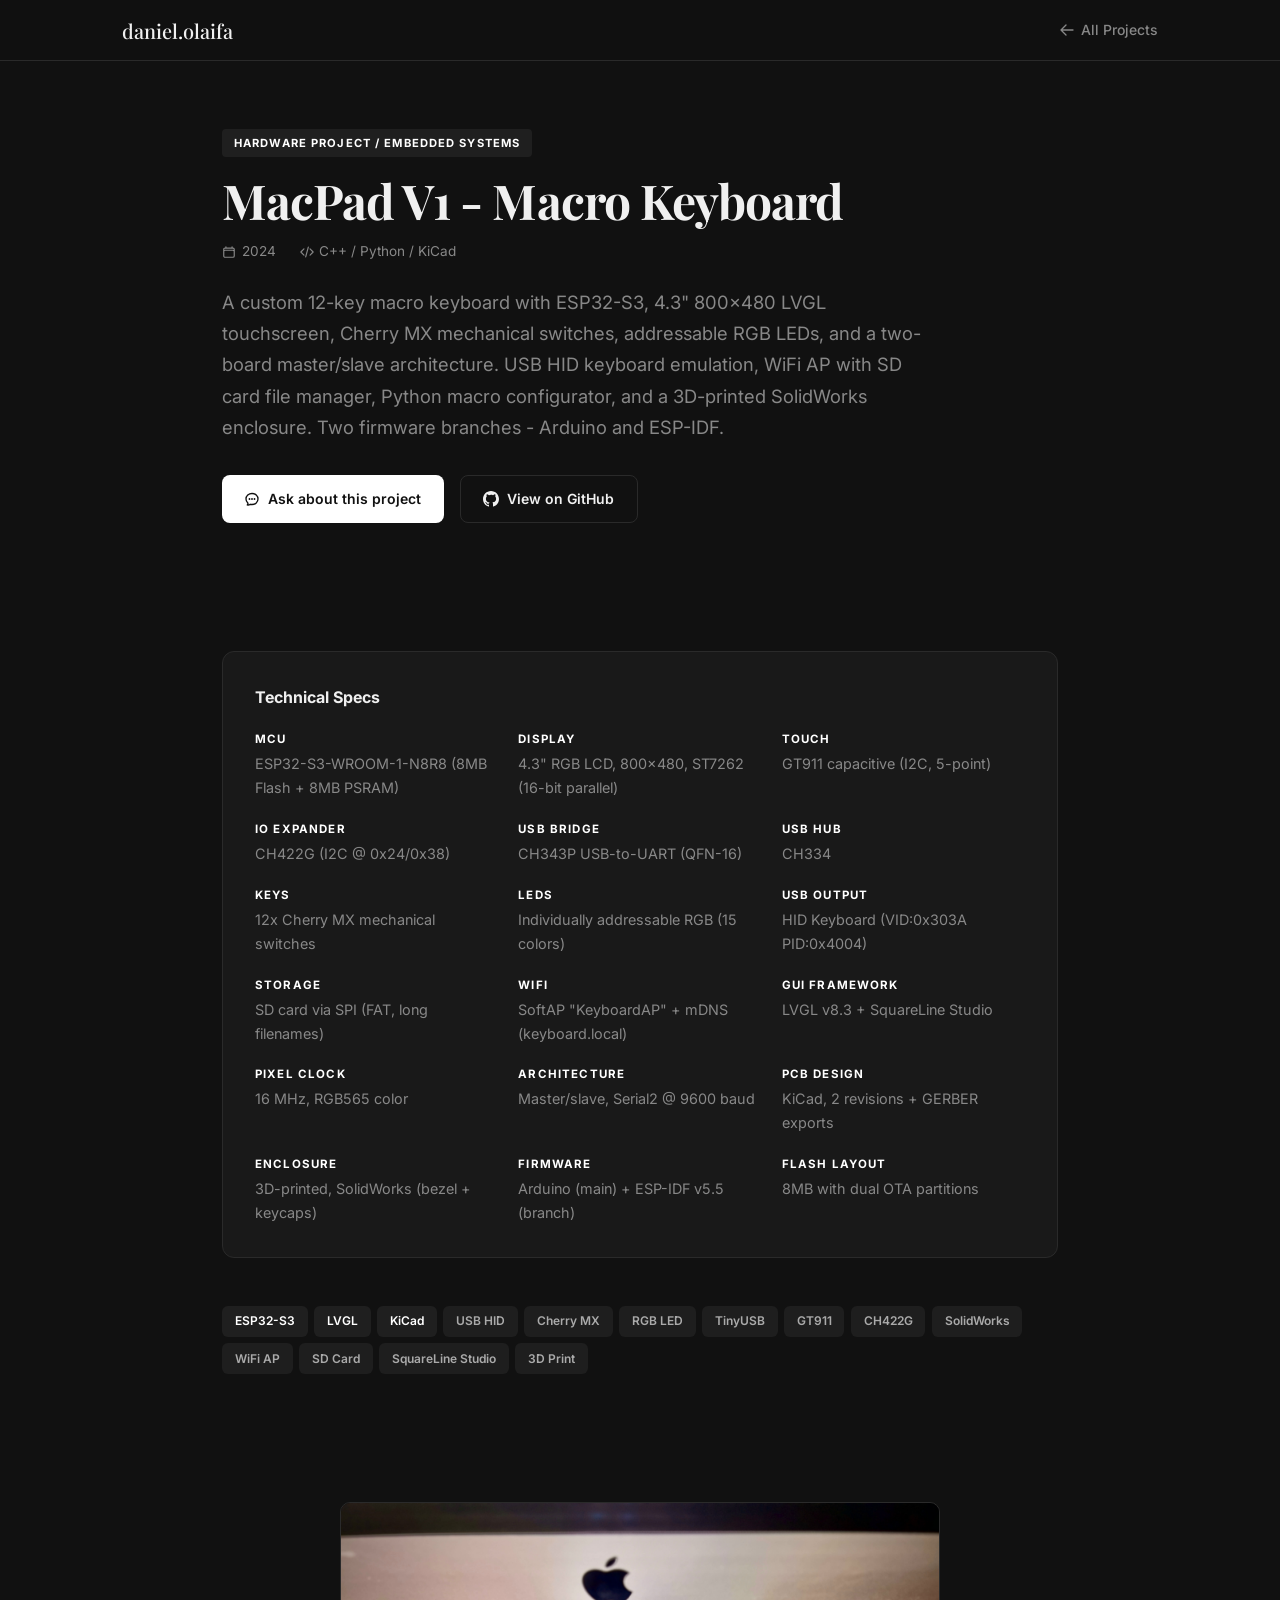
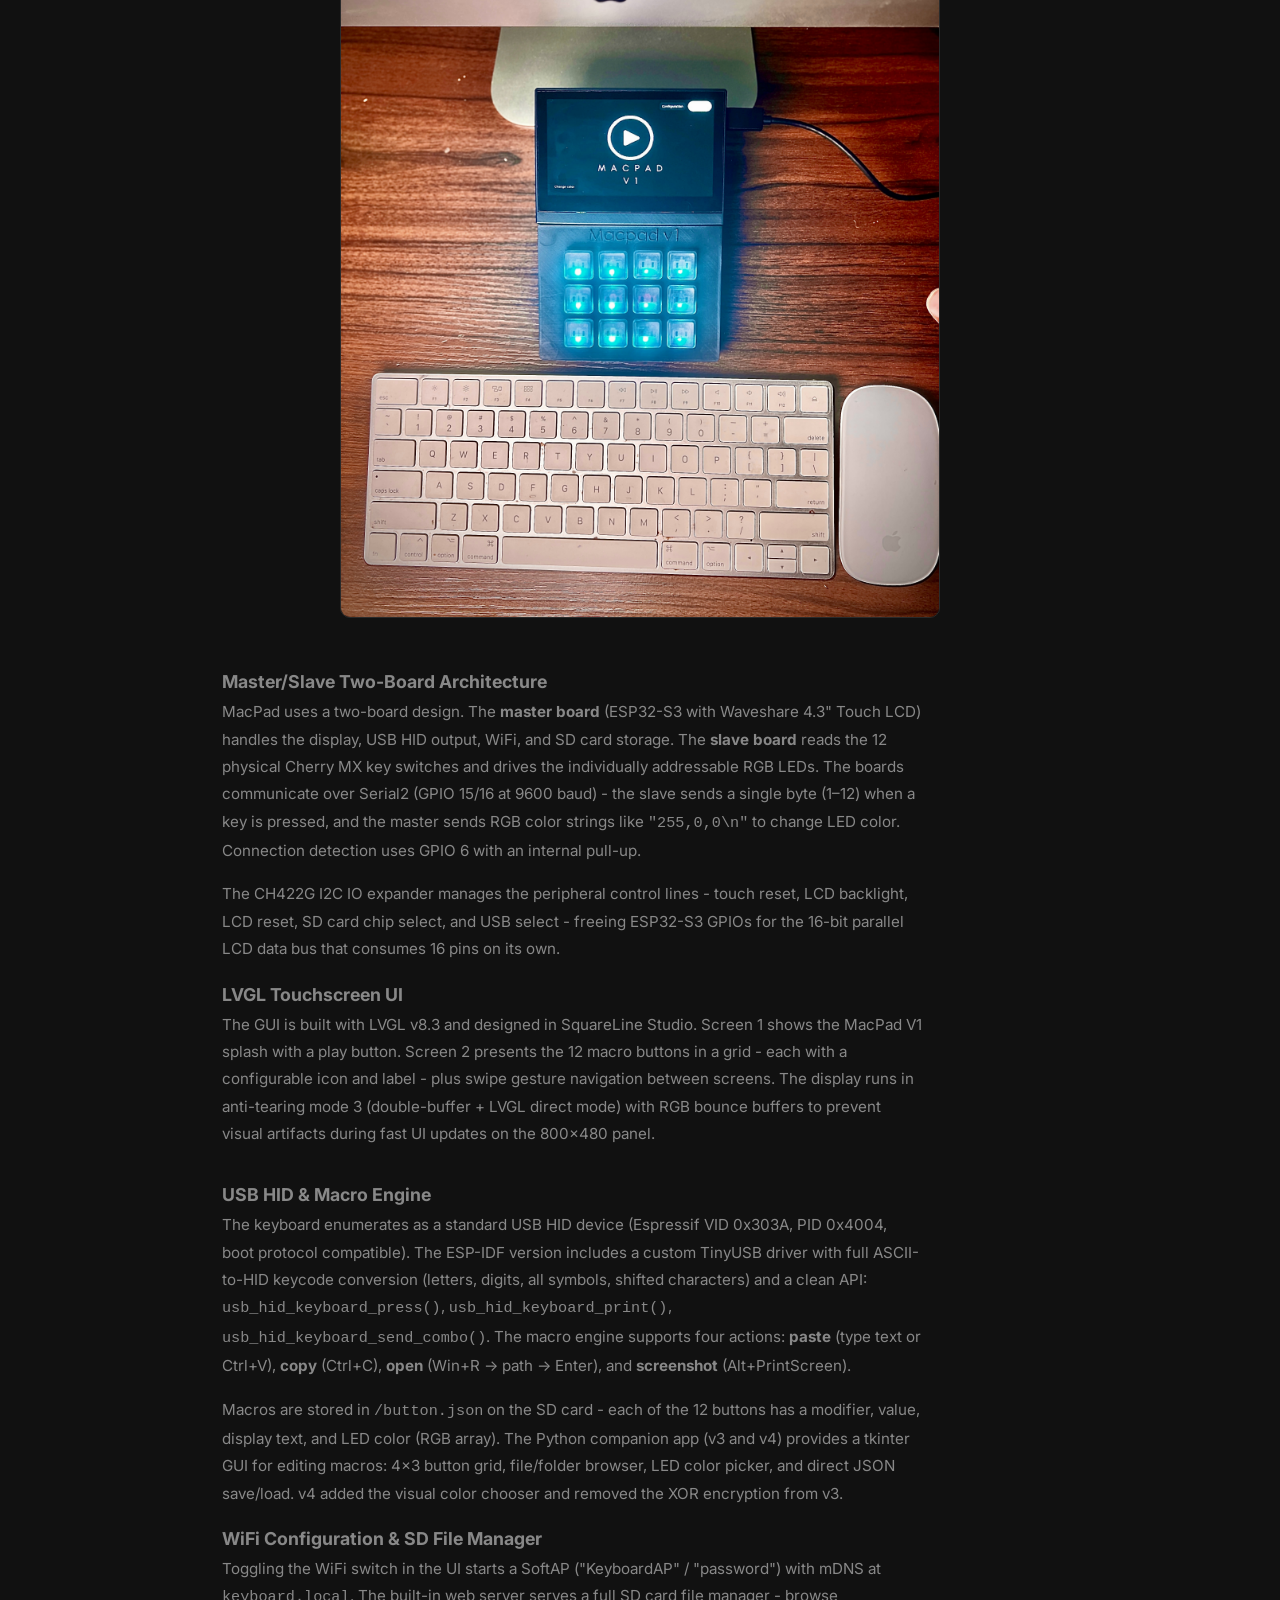
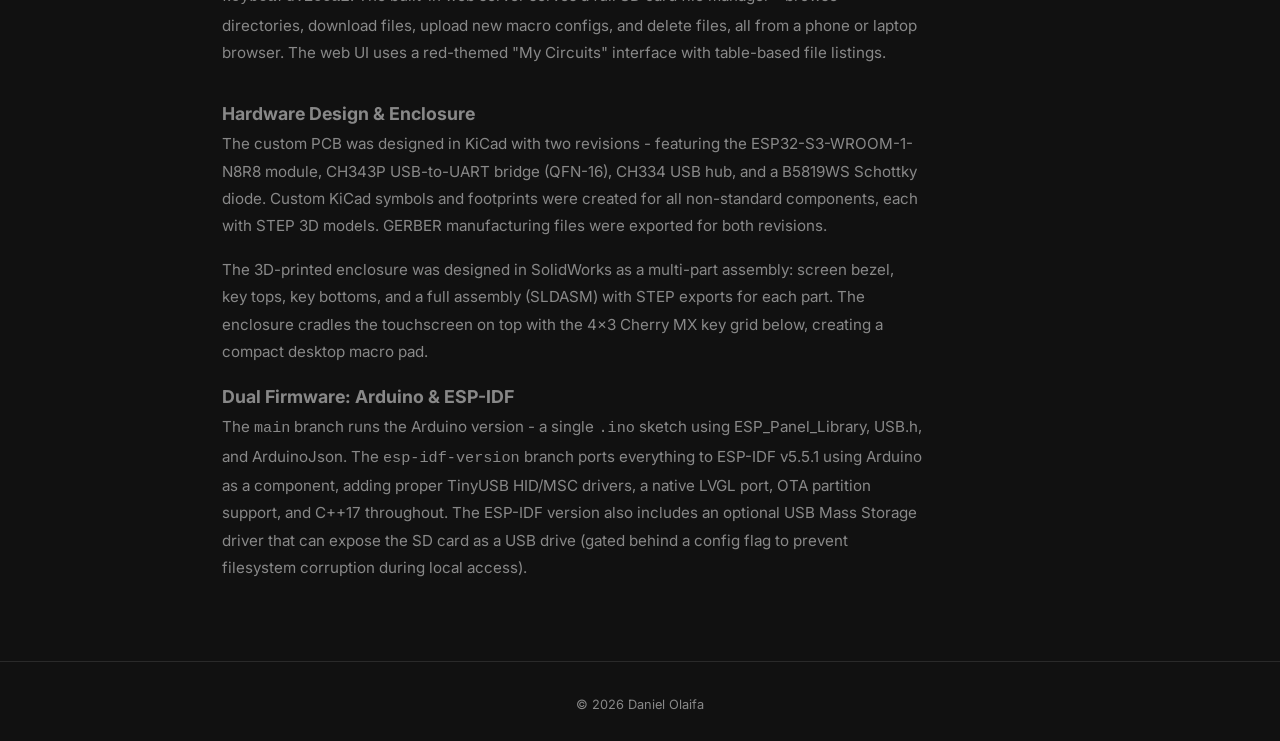
<file: projects/macro-keyboard.html>
<!DOCTYPE html>
<html lang="en">
<head>
<meta charset="UTF-8"><meta name="viewport" content="width=device-width, initial-scale=1.0">
<title>MacPad V1 - Macro Keyboard - Daniel Olaifa</title>
<link rel="preconnect" href="https://fonts.googleapis.com"><link rel="preconnect" href="https://fonts.gstatic.com" crossorigin>
<link href="https://fonts.googleapis.com/css2?family=Inter:wght@400;500;600;700&family=Playfair+Display:wght@400;700&display=swap" rel="stylesheet">
    <link rel="stylesheet" href="../styles.css">
</head>
<body>
<nav><div class="ni"><a href="../index.html" class="logo">daniel<span>.</span>olaifa</a><a href="../index.html#projects" class="back"><svg xmlns="http://www.w3.org/2000/svg" fill="none" viewBox="0 0 24 24" stroke-width="2" stroke="currentColor"><path stroke-linecap="round" stroke-linejoin="round" d="M10.5 19.5 3 12m0 0 7.5-7.5M3 12h18"/></svg>All Projects</a></div></nav>

<div class="c c-narrow">
<section class="hero">
<span class="pt">Hardware Project / Embedded Systems</span>
<h1>MacPad V1 - Macro Keyboard</h1>
<div class="meta">
<div class="meta-item"><svg xmlns="http://www.w3.org/2000/svg" fill="none" viewBox="0 0 24 24" stroke-width="2" stroke="currentColor"><path stroke-linecap="round" stroke-linejoin="round" d="M6.75 3v2.25M17.25 3v2.25M3 18.75V7.5a2.25 2.25 0 0 1 2.25-2.25h13.5A2.25 2.25 0 0 1 21 7.5v11.25m-18 0A2.25 2.25 0 0 0 5.25 21h13.5A2.25 2.25 0 0 0 21 18.75m-18 0v-7.5A2.25 2.25 0 0 1 5.25 9h13.5A2.25 2.25 0 0 1 21 11.25v7.5"/></svg>2024</div>
<div class="meta-item"><svg xmlns="http://www.w3.org/2000/svg" fill="none" viewBox="0 0 24 24" stroke-width="2" stroke="currentColor"><path stroke-linecap="round" stroke-linejoin="round" d="M17.25 6.75 22.5 12l-5.25 5.25m-10.5 0L1.5 12l5.25-5.25m7.5-3-4.5 16.5"/></svg>C++ / Python / KiCad</div>
</div>
<p class="tagline">A custom 12-key macro keyboard with ESP32-S3, 4.3" 800x480 LVGL touchscreen, Cherry MX mechanical switches, addressable RGB LEDs, and a two-board master/slave architecture. USB HID keyboard emulation, WiFi AP with SD card file manager, Python macro configurator, and a 3D-printed SolidWorks enclosure. Two firmware branches - Arduino and ESP-IDF.</p>
<div class="actions">
<a href="mailto:akolaifa4@gmail.com" class="btn bp"><svg xmlns="http://www.w3.org/2000/svg" fill="none" viewBox="0 0 24 24" stroke-width="2" stroke="currentColor"><path stroke-linecap="round" stroke-linejoin="round" d="M8.625 12a.375.375 0 1 1-.75 0 .375.375 0 0 1 .75 0Zm0 0H8.25m4.125 0a.375.375 0 1 1-.75 0 .375.375 0 0 1 .75 0Zm0 0H12m4.125 0a.375.375 0 1 1-.75 0 .375.375 0 0 1 .75 0Zm0 0h-.375M21 12c0 4.556-4.03 8.25-9 8.25a9.764 9.764 0 0 1-2.555-.337A5.972 5.972 0 0 1 5.41 20.97a5.969 5.969 0 0 1-.474-.065 4.48 4.48 0 0 0 .978-2.025c.09-.457-.133-.901-.467-1.226C3.93 16.178 3 14.189 3 12c0-4.556 4.03-8.25 9-8.25s9 3.694 9 8.25Z"/></svg>Ask about this project</a>
<a href="https://github.com/drfhaust/Macro-keyboard" target="_blank" class="btn bg"><svg xmlns="http://www.w3.org/2000/svg" viewBox="0 0 24 24" fill="currentColor"><path d="M12 0c-6.626 0-12 5.373-12 12 0 5.302 3.438 9.8 8.207 11.387.599.111.793-.261.793-.577v-2.234c-3.338.726-4.033-1.416-4.033-1.416-.546-1.387-1.333-1.756-1.333-1.756-1.089-.745.083-.729.083-.729 1.205.084 1.839 1.237 1.839 1.237 1.07 1.834 2.807 1.304 3.492.997.107-.775.418-1.305.762-1.604-2.665-.305-5.467-1.334-5.467-5.931 0-1.311.469-2.381 1.236-3.221-.124-.303-.535-1.524.117-3.176 0 0 1.008-.322 3.301 1.23A11.509 11.509 0 0 1 12 5.803c1.02.005 2.047.138 3.006.404 2.291-1.552 3.297-1.23 3.297-1.23.653 1.653.242 2.874.118 3.176.77.84 1.235 1.911 1.235 3.221 0 4.609-2.807 5.624-5.479 5.921.43.372.823 1.102.823 2.222v3.293c0 .319.192.694.801.576C20.566 21.797 24 17.3 24 12c0-6.627-5.373-12-12-12z"/></svg>View on GitHub</a>
</div>
</section>

<section class="fi">
<div class="specs"><h3>Technical Specs</h3><div class="spec-grid">
<div class="spec-item"><div class="spec-label">MCU</div><div class="spec-value">ESP32-S3-WROOM-1-N8R8 (8MB Flash + 8MB PSRAM)</div></div>
<div class="spec-item"><div class="spec-label">Display</div><div class="spec-value">4.3" RGB LCD, 800&times;480, ST7262 (16-bit parallel)</div></div>
<div class="spec-item"><div class="spec-label">Touch</div><div class="spec-value">GT911 capacitive (I2C, 5-point)</div></div>
<div class="spec-item"><div class="spec-label">IO Expander</div><div class="spec-value">CH422G (I2C @ 0x24/0x38)</div></div>
<div class="spec-item"><div class="spec-label">USB Bridge</div><div class="spec-value">CH343P USB-to-UART (QFN-16)</div></div>
<div class="spec-item"><div class="spec-label">USB Hub</div><div class="spec-value">CH334</div></div>
<div class="spec-item"><div class="spec-label">Keys</div><div class="spec-value">12x Cherry MX mechanical switches</div></div>
<div class="spec-item"><div class="spec-label">LEDs</div><div class="spec-value">Individually addressable RGB (15 colors)</div></div>
<div class="spec-item"><div class="spec-label">USB Output</div><div class="spec-value">HID Keyboard (VID:0x303A PID:0x4004)</div></div>
<div class="spec-item"><div class="spec-label">Storage</div><div class="spec-value">SD card via SPI (FAT, long filenames)</div></div>
<div class="spec-item"><div class="spec-label">WiFi</div><div class="spec-value">SoftAP "KeyboardAP" + mDNS (keyboard.local)</div></div>
<div class="spec-item"><div class="spec-label">GUI Framework</div><div class="spec-value">LVGL v8.3 + SquareLine Studio</div></div>
<div class="spec-item"><div class="spec-label">Pixel Clock</div><div class="spec-value">16 MHz, RGB565 color</div></div>
<div class="spec-item"><div class="spec-label">Architecture</div><div class="spec-value">Master/slave, Serial2 @ 9600 baud</div></div>
<div class="spec-item"><div class="spec-label">PCB Design</div><div class="spec-value">KiCad, 2 revisions + GERBER exports</div></div>
<div class="spec-item"><div class="spec-label">Enclosure</div><div class="spec-value">3D-printed, SolidWorks (bezel + keycaps)</div></div>
<div class="spec-item"><div class="spec-label">Firmware</div><div class="spec-value">Arduino (main) + ESP-IDF v5.5 (branch)</div></div>
<div class="spec-item"><div class="spec-label">Flash Layout</div><div class="spec-value">8MB with dual OTA partitions</div></div>
</div></div>
<div class="tags"><span class="tag a">ESP32-S3</span><span class="tag a">LVGL</span><span class="tag a">KiCad</span><span class="tag">USB HID</span><span class="tag">Cherry MX</span><span class="tag">RGB LED</span><span class="tag">TinyUSB</span><span class="tag">GT911</span><span class="tag">CH422G</span><span class="tag">SolidWorks</span><span class="tag">WiFi AP</span><span class="tag">SD Card</span><span class="tag">SquareLine Studio</span><span class="tag">3D Print</span></div>
</section>

<section class="fi">
<div class="gallery"><div class="gi"><img src="../images/macro-keyboard-1.jpg" alt="MacPad V1 macro keyboard - 4.3 inch LVGL touchscreen showing splash screen, 12 Cherry MX keys with cyan RGB backlighting, 3D-printed enclosure, connected to iMac"></div></div>

<div class="desc">
<h3>Master/Slave Two-Board Architecture</h3>
<p>MacPad uses a two-board design. The <strong>master board</strong> (ESP32-S3 with Waveshare 4.3" Touch LCD) handles the display, USB HID output, WiFi, and SD card storage. The <strong>slave board</strong> reads the 12 physical Cherry MX key switches and drives the individually addressable RGB LEDs. The boards communicate over Serial2 (GPIO 15/16 at 9600 baud) - the slave sends a single byte (1–12) when a key is pressed, and the master sends RGB color strings like <code>"255,0,0\n"</code> to change LED color. Connection detection uses GPIO 6 with an internal pull-up.</p>
<p>The CH422G I2C IO expander manages the peripheral control lines - touch reset, LCD backlight, LCD reset, SD card chip select, and USB select - freeing ESP32-S3 GPIOs for the 16-bit parallel LCD data bus that consumes 16 pins on its own.</p>

<h3>LVGL Touchscreen UI</h3>
<p>The GUI is built with LVGL v8.3 and designed in SquareLine Studio. Screen 1 shows the MacPad V1 splash with a play button. Screen 2 presents the 12 macro buttons in a grid - each with a configurable icon and label - plus swipe gesture navigation between screens. The display runs in anti-tearing mode 3 (double-buffer + LVGL direct mode) with RGB bounce buffers to prevent visual artifacts during fast UI updates on the 800x480 panel.</p>
</div>

<div class="desc">
<h3>USB HID &amp; Macro Engine</h3>
<p>The keyboard enumerates as a standard USB HID device (Espressif VID 0x303A, PID 0x4004, boot protocol compatible). The ESP-IDF version includes a custom TinyUSB driver with full ASCII-to-HID keycode conversion (letters, digits, all symbols, shifted characters) and a clean API: <code>usb_hid_keyboard_press()</code>, <code>usb_hid_keyboard_print()</code>, <code>usb_hid_keyboard_send_combo()</code>. The macro engine supports four actions: <strong>paste</strong> (type text or Ctrl+V), <strong>copy</strong> (Ctrl+C), <strong>open</strong> (Win+R → path → Enter), and <strong>screenshot</strong> (Alt+PrintScreen).</p>
<p>Macros are stored in <code>/button.json</code> on the SD card - each of the 12 buttons has a modifier, value, display text, and LED color (RGB array). The Python companion app (v3 and v4) provides a tkinter GUI for editing macros: 4x3 button grid, file/folder browser, LED color picker, and direct JSON save/load. v4 added the visual color chooser and removed the XOR encryption from v3.</p>

<h3>WiFi Configuration &amp; SD File Manager</h3>
<p>Toggling the WiFi switch in the UI starts a SoftAP ("KeyboardAP" / "password") with mDNS at <code>keyboard.local</code>. The built-in web server serves a full SD card file manager - browse directories, download files, upload new macro configs, and delete files, all from a phone or laptop browser. The web UI uses a red-themed "My Circuits" interface with table-based file listings.</p>
</div>

<div class="desc">
<h3>Hardware Design &amp; Enclosure</h3>
<p>The custom PCB was designed in KiCad with two revisions - featuring the ESP32-S3-WROOM-1-N8R8 module, CH343P USB-to-UART bridge (QFN-16), CH334 USB hub, and a B5819WS Schottky diode. Custom KiCad symbols and footprints were created for all non-standard components, each with STEP 3D models. GERBER manufacturing files were exported for both revisions.</p>
<p>The 3D-printed enclosure was designed in SolidWorks as a multi-part assembly: screen bezel, key tops, key bottoms, and a full assembly (SLDASM) with STEP exports for each part. The enclosure cradles the touchscreen on top with the 4x3 Cherry MX key grid below, creating a compact desktop macro pad.</p>

<h3>Dual Firmware: Arduino &amp; ESP-IDF</h3>
<p>The <code>main</code> branch runs the Arduino version - a single <code>.ino</code> sketch using ESP_Panel_Library, USB.h, and ArduinoJson. The <code>esp-idf-version</code> branch ports everything to ESP-IDF v5.5.1 using Arduino as a component, adding proper TinyUSB HID/MSC drivers, a native LVGL port, OTA partition support, and C++17 throughout. The ESP-IDF version also includes an optional USB Mass Storage driver that can expose the SD card as a USB drive (gated behind a config flag to prevent filesystem corruption during local access).</p>
</div>
</section>
</div>

<footer><div class="c">&copy; 2026 Daniel Olaifa</div></footer>
<script>
const o = new IntersectionObserver(e => {
  e.forEach(e => {
    if (e.isIntersecting) {
      e.target.classList.add('v');
      o.unobserve(e.target);
    }
  });
}, { threshold: 0.1 });
document.querySelectorAll('.fi').forEach(e => o.observe(e));
</script>
</body>
</html>
</file>
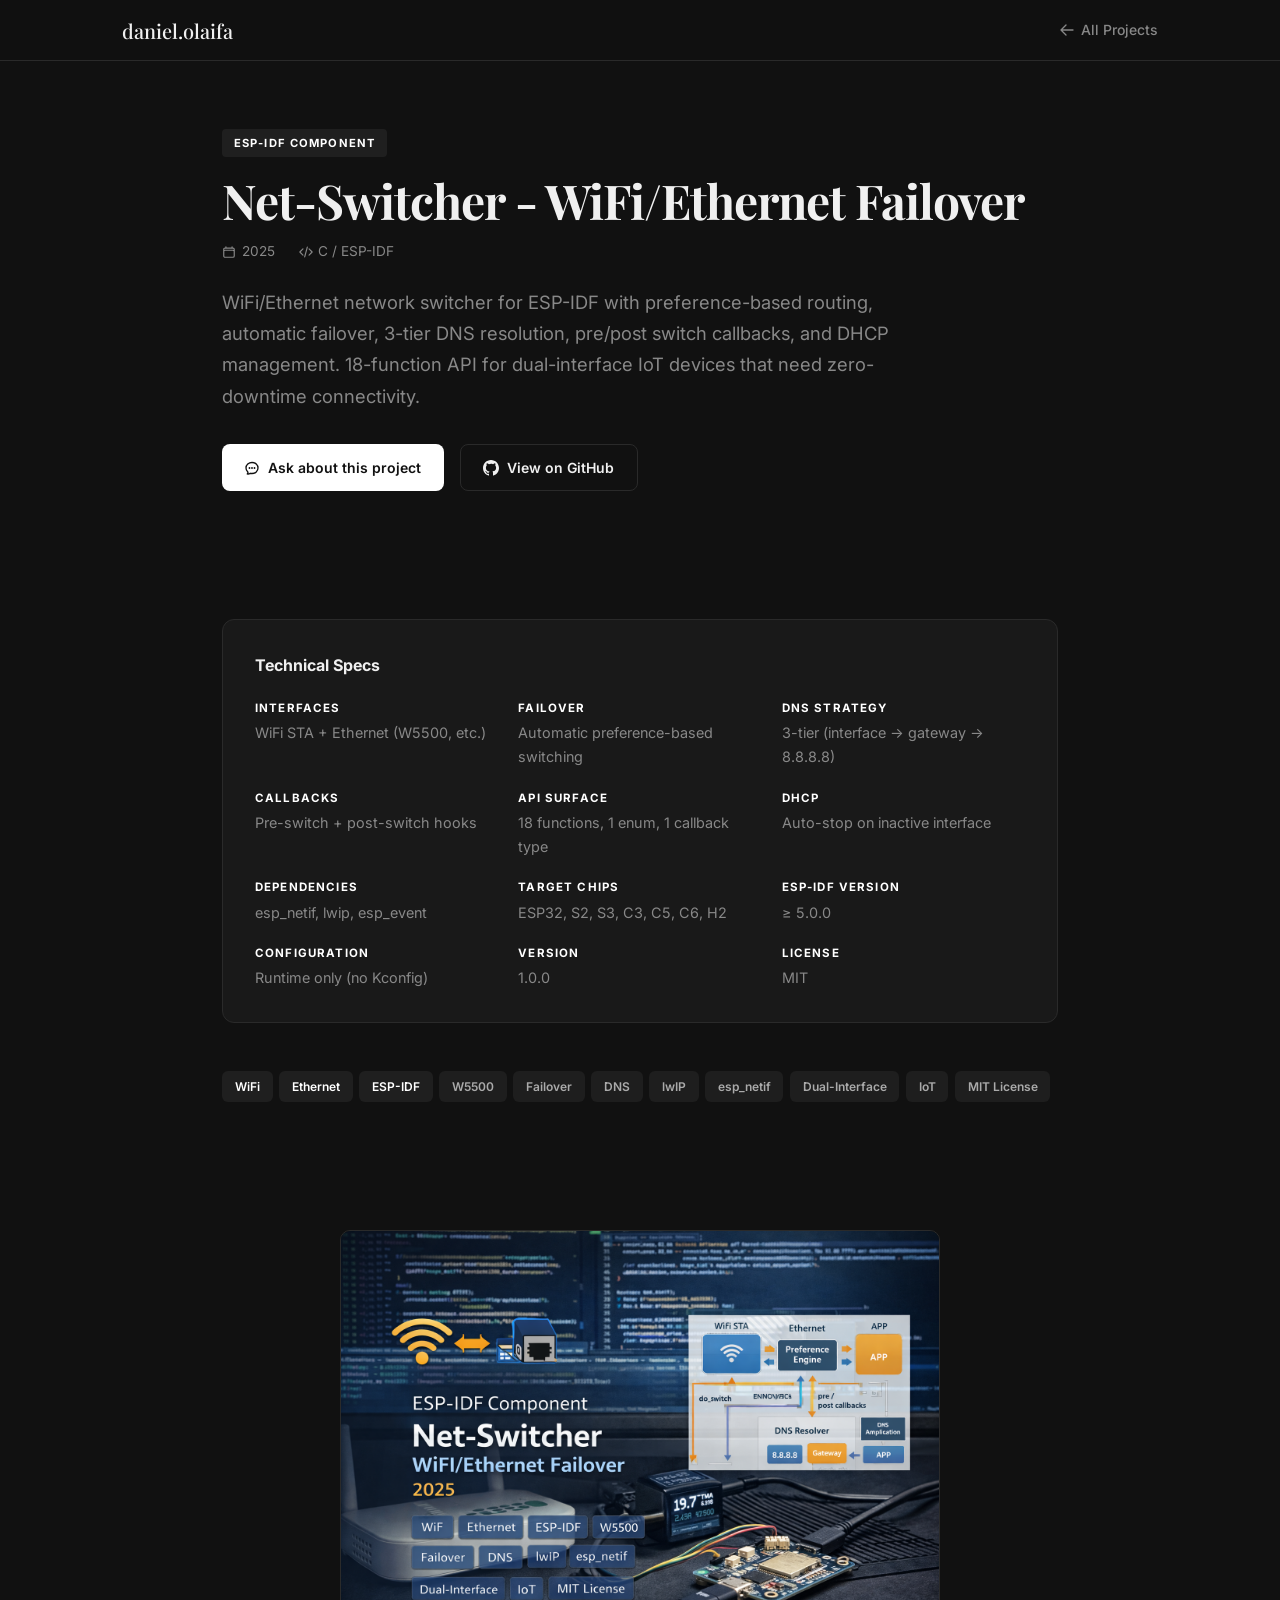
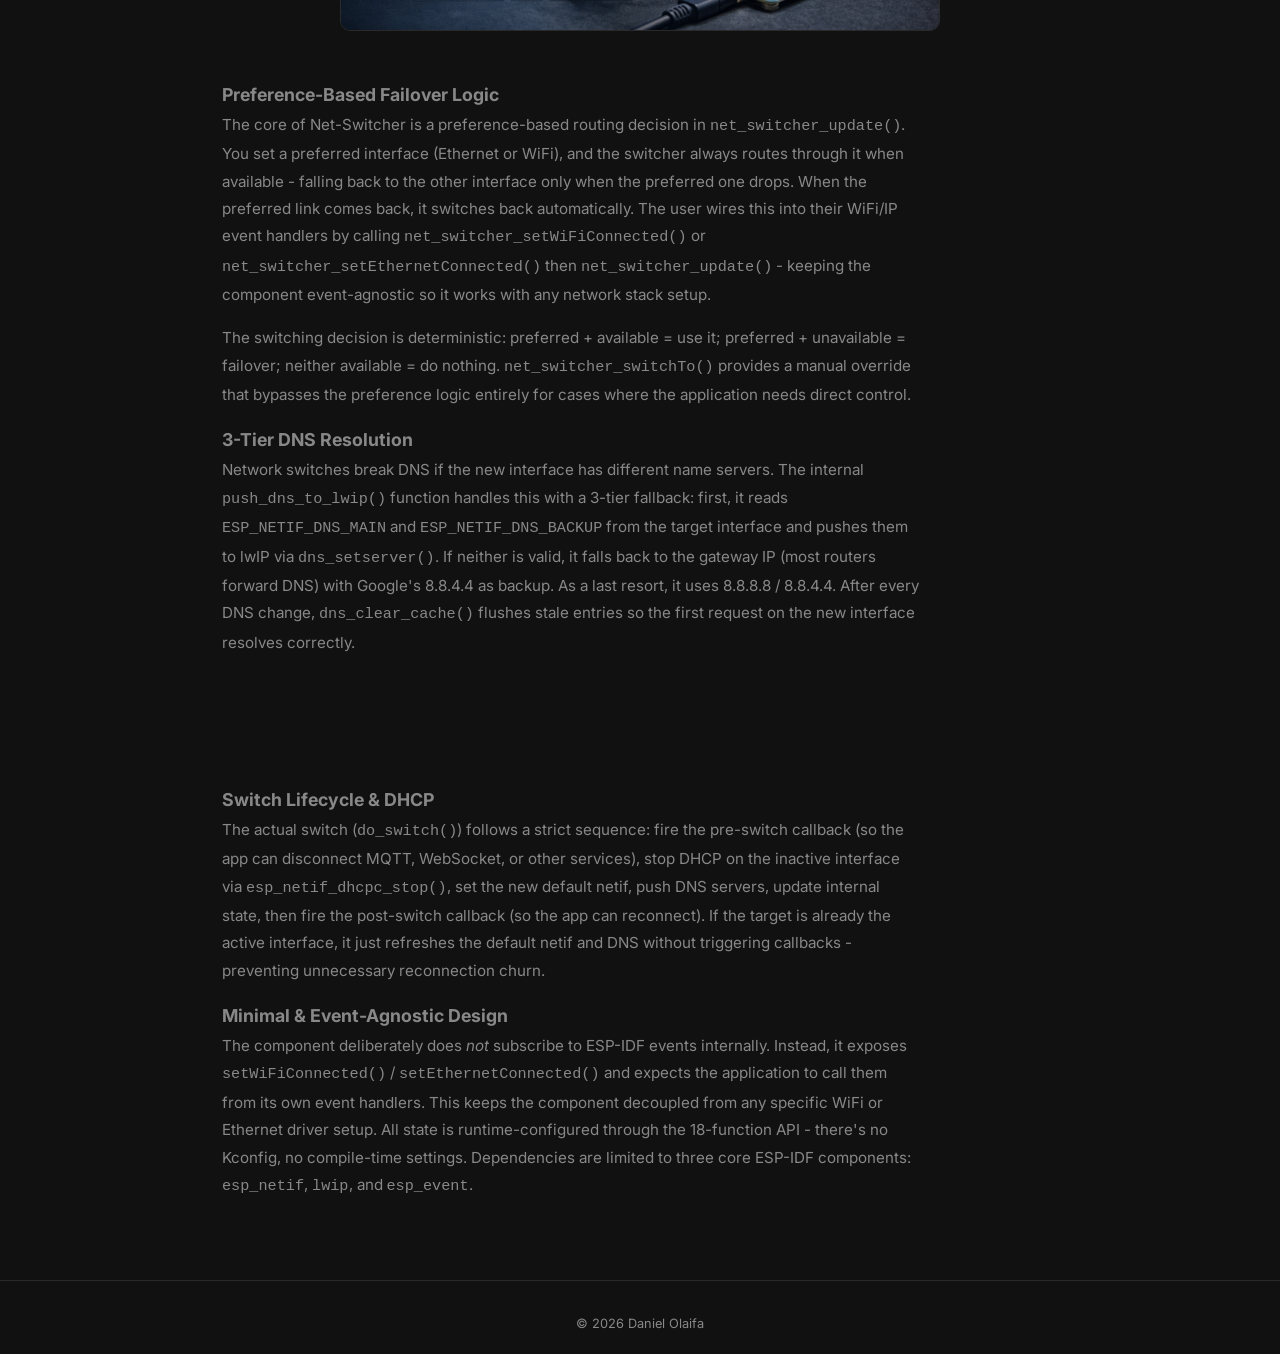
<file: projects/net-switcher.html>
<!DOCTYPE html>
<html lang="en">
<head>
<meta charset="UTF-8"><meta name="viewport" content="width=device-width, initial-scale=1.0">
<title>Net-Switcher - WiFi/Ethernet Failover - Daniel Olaifa</title>
<link rel="preconnect" href="https://fonts.googleapis.com"><link rel="preconnect" href="https://fonts.gstatic.com" crossorigin>
<link href="https://fonts.googleapis.com/css2?family=Inter:wght@400;500;600;700&family=Playfair+Display:wght@400;700&display=swap" rel="stylesheet">
    <link rel="stylesheet" href="../styles.css">
</head>
<body>
<nav><div class="ni"><a href="../index.html" class="logo">daniel<span>.</span>olaifa</a><a href="../index.html#projects" class="back"><svg xmlns="http://www.w3.org/2000/svg" fill="none" viewBox="0 0 24 24" stroke-width="2" stroke="currentColor"><path stroke-linecap="round" stroke-linejoin="round" d="M10.5 19.5 3 12m0 0 7.5-7.5M3 12h18"/></svg>All Projects</a></div></nav>

<div class="c c-narrow">
<section class="hero">
<span class="pt">ESP-IDF Component</span>
<h1>Net-Switcher - WiFi/Ethernet Failover</h1>
<div class="meta">
<div class="meta-item"><svg xmlns="http://www.w3.org/2000/svg" fill="none" viewBox="0 0 24 24" stroke-width="2" stroke="currentColor"><path stroke-linecap="round" stroke-linejoin="round" d="M6.75 3v2.25M17.25 3v2.25M3 18.75V7.5a2.25 2.25 0 0 1 2.25-2.25h13.5A2.25 2.25 0 0 1 21 7.5v11.25m-18 0A2.25 2.25 0 0 0 5.25 21h13.5A2.25 2.25 0 0 0 21 18.75m-18 0v-7.5A2.25 2.25 0 0 1 5.25 9h13.5A2.25 2.25 0 0 1 21 11.25v7.5"/></svg>2025</div>
<div class="meta-item"><svg xmlns="http://www.w3.org/2000/svg" fill="none" viewBox="0 0 24 24" stroke-width="2" stroke="currentColor"><path stroke-linecap="round" stroke-linejoin="round" d="M17.25 6.75 22.5 12l-5.25 5.25m-10.5 0L1.5 12l5.25-5.25m7.5-3-4.5 16.5"/></svg>C / ESP-IDF</div>
</div>
<p class="tagline">WiFi/Ethernet network switcher for ESP-IDF with preference-based routing, automatic failover, 3-tier DNS resolution, pre/post switch callbacks, and DHCP management. 18-function API for dual-interface IoT devices that need zero-downtime connectivity.</p>
<div class="actions">
<a href="mailto:akolaifa4@gmail.com" class="btn bp"><svg xmlns="http://www.w3.org/2000/svg" fill="none" viewBox="0 0 24 24" stroke-width="2" stroke="currentColor"><path stroke-linecap="round" stroke-linejoin="round" d="M8.625 12a.375.375 0 1 1-.75 0 .375.375 0 0 1 .75 0Zm0 0H8.25m4.125 0a.375.375 0 1 1-.75 0 .375.375 0 0 1 .75 0Zm0 0H12m4.125 0a.375.375 0 1 1-.75 0 .375.375 0 0 1 .75 0Zm0 0h-.375M21 12c0 4.556-4.03 8.25-9 8.25a9.764 9.764 0 0 1-2.555-.337A5.972 5.972 0 0 1 5.41 20.97a5.969 5.969 0 0 1-.474-.065 4.48 4.48 0 0 0 .978-2.025c.09-.457-.133-.901-.467-1.226C3.93 16.178 3 14.189 3 12c0-4.556 4.03-8.25 9-8.25s9 3.694 9 8.25Z"/></svg>Ask about this project</a>
<a href="https://github.com/drfhaust/net-switcher" target="_blank" class="btn bg"><svg xmlns="http://www.w3.org/2000/svg" viewBox="0 0 24 24" fill="currentColor"><path d="M12 0c-6.626 0-12 5.373-12 12 0 5.302 3.438 9.8 8.207 11.387.599.111.793-.261.793-.577v-2.234c-3.338.726-4.033-1.416-4.033-1.416-.546-1.387-1.333-1.756-1.333-1.756-1.089-.745.083-.729.083-.729 1.205.084 1.839 1.237 1.839 1.237 1.07 1.834 2.807 1.304 3.492.997.107-.775.418-1.305.762-1.604-2.665-.305-5.467-1.334-5.467-5.931 0-1.311.469-2.381 1.236-3.221-.124-.303-.535-1.524.117-3.176 0 0 1.008-.322 3.301 1.23A11.509 11.509 0 0 1 12 5.803c1.02.005 2.047.138 3.006.404 2.291-1.552 3.297-1.23 3.297-1.23.653 1.653.242 2.874.118 3.176.77.84 1.235 1.911 1.235 3.221 0 4.609-2.807 5.624-5.479 5.921.43.372.823 1.102.823 2.222v3.293c0 .319.192.694.801.576C20.566 21.797 24 17.3 24 12c0-6.627-5.373-12-12-12z"/></svg>View on GitHub</a>
</div>
</section>

<section class="fi">
<div class="specs"><h3>Technical Specs</h3><div class="spec-grid">
<div class="spec-item"><div class="spec-label">Interfaces</div><div class="spec-value">WiFi STA + Ethernet (W5500, etc.)</div></div>
<div class="spec-item"><div class="spec-label">Failover</div><div class="spec-value">Automatic preference-based switching</div></div>
<div class="spec-item"><div class="spec-label">DNS Strategy</div><div class="spec-value">3-tier (interface → gateway → 8.8.8.8)</div></div>
<div class="spec-item"><div class="spec-label">Callbacks</div><div class="spec-value">Pre-switch + post-switch hooks</div></div>
<div class="spec-item"><div class="spec-label">API Surface</div><div class="spec-value">18 functions, 1 enum, 1 callback type</div></div>
<div class="spec-item"><div class="spec-label">DHCP</div><div class="spec-value">Auto-stop on inactive interface</div></div>
<div class="spec-item"><div class="spec-label">Dependencies</div><div class="spec-value">esp_netif, lwip, esp_event</div></div>
<div class="spec-item"><div class="spec-label">Target Chips</div><div class="spec-value">ESP32, S2, S3, C3, C5, C6, H2</div></div>
<div class="spec-item"><div class="spec-label">ESP-IDF Version</div><div class="spec-value">≥ 5.0.0</div></div>
<div class="spec-item"><div class="spec-label">Configuration</div><div class="spec-value">Runtime only (no Kconfig)</div></div>
<div class="spec-item"><div class="spec-label">Version</div><div class="spec-value">1.0.0</div></div>
<div class="spec-item"><div class="spec-label">License</div><div class="spec-value">MIT</div></div>
</div></div>
<div class="tags"><span class="tag a">WiFi</span><span class="tag a">Ethernet</span><span class="tag a">ESP-IDF</span><span class="tag">W5500</span><span class="tag">Failover</span><span class="tag">DNS</span><span class="tag">lwIP</span><span class="tag">esp_netif</span><span class="tag">Dual-Interface</span><span class="tag">IoT</span><span class="tag">MIT License</span></div>
</section>

<section class="fi">
<div class="gallery"><div class="gi"><img src="../images/net-switcher.png" alt="Net-Switcher WiFi/Ethernet Failover - WiFi router and Ethernet jack with failover arrows, architecture flowchart showing preference engine, DNS resolver, and pre/post callbacks, ESP32 board with W5500 Ethernet module, branded banner with ESP-IDF Component tags"></div></div>

<div class="desc">
<h3>Preference-Based Failover Logic</h3>
<p>The core of Net-Switcher is a preference-based routing decision in <code>net_switcher_update()</code>. You set a preferred interface (Ethernet or WiFi), and the switcher always routes through it when available - falling back to the other interface only when the preferred one drops. When the preferred link comes back, it switches back automatically. The user wires this into their WiFi/IP event handlers by calling <code>net_switcher_setWiFiConnected()</code> or <code>net_switcher_setEthernetConnected()</code> then <code>net_switcher_update()</code> - keeping the component event-agnostic so it works with any network stack setup.</p>
<p>The switching decision is deterministic: preferred + available = use it; preferred + unavailable = failover; neither available = do nothing. <code>net_switcher_switchTo()</code> provides a manual override that bypasses the preference logic entirely for cases where the application needs direct control.</p>

<h3>3-Tier DNS Resolution</h3>
<p>Network switches break DNS if the new interface has different name servers. The internal <code>push_dns_to_lwip()</code> function handles this with a 3-tier fallback: first, it reads <code>ESP_NETIF_DNS_MAIN</code> and <code>ESP_NETIF_DNS_BACKUP</code> from the target interface and pushes them to lwIP via <code>dns_setserver()</code>. If neither is valid, it falls back to the gateway IP (most routers forward DNS) with Google's 8.8.4.4 as backup. As a last resort, it uses 8.8.8.8 / 8.8.4.4. After every DNS change, <code>dns_clear_cache()</code> flushes stale entries so the first request on the new interface resolves correctly.</p>
</div>
</section>

<section class="fi">
<div class="desc">
<h3>Switch Lifecycle &amp; DHCP</h3>
<p>The actual switch (<code>do_switch()</code>) follows a strict sequence: fire the pre-switch callback (so the app can disconnect MQTT, WebSocket, or other services), stop DHCP on the inactive interface via <code>esp_netif_dhcpc_stop()</code>, set the new default netif, push DNS servers, update internal state, then fire the post-switch callback (so the app can reconnect). If the target is already the active interface, it just refreshes the default netif and DNS without triggering callbacks - preventing unnecessary reconnection churn.</p>

<h3>Minimal &amp; Event-Agnostic Design</h3>
<p>The component deliberately does <em>not</em> subscribe to ESP-IDF events internally. Instead, it exposes <code>setWiFiConnected()</code> / <code>setEthernetConnected()</code> and expects the application to call them from its own event handlers. This keeps the component decoupled from any specific WiFi or Ethernet driver setup. All state is runtime-configured through the 18-function API - there's no Kconfig, no compile-time settings. Dependencies are limited to three core ESP-IDF components: <code>esp_netif</code>, <code>lwip</code>, and <code>esp_event</code>.</p>
</div>
</section>
</div>

<footer><div class="c">&copy; 2026 Daniel Olaifa</div></footer>
<script>
const o = new IntersectionObserver(e => {
  e.forEach(e => {
    if (e.isIntersecting) {
      e.target.classList.add('v');
      o.unobserve(e.target);
    }
  });
}, { threshold: 0.1 });
document.querySelectorAll('.fi').forEach(e => o.observe(e));
</script>
</body>
</html>
</file>
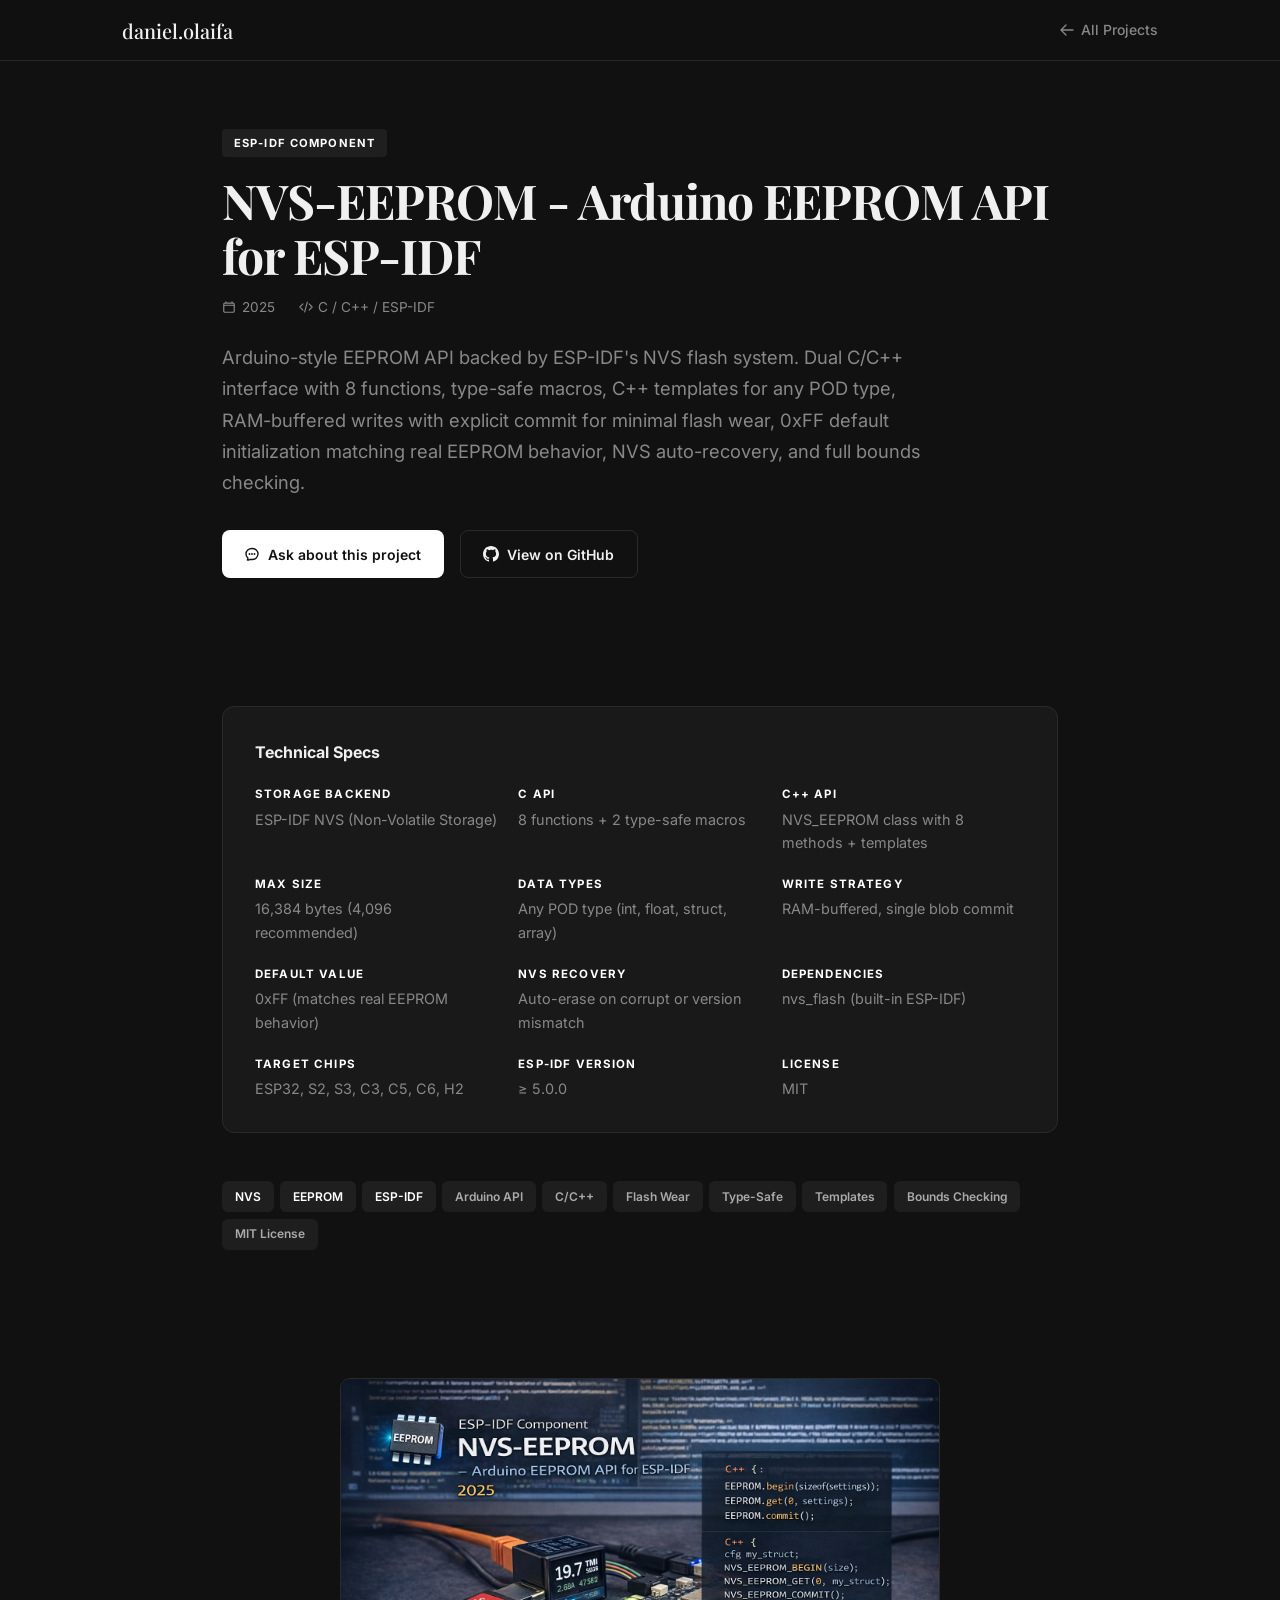
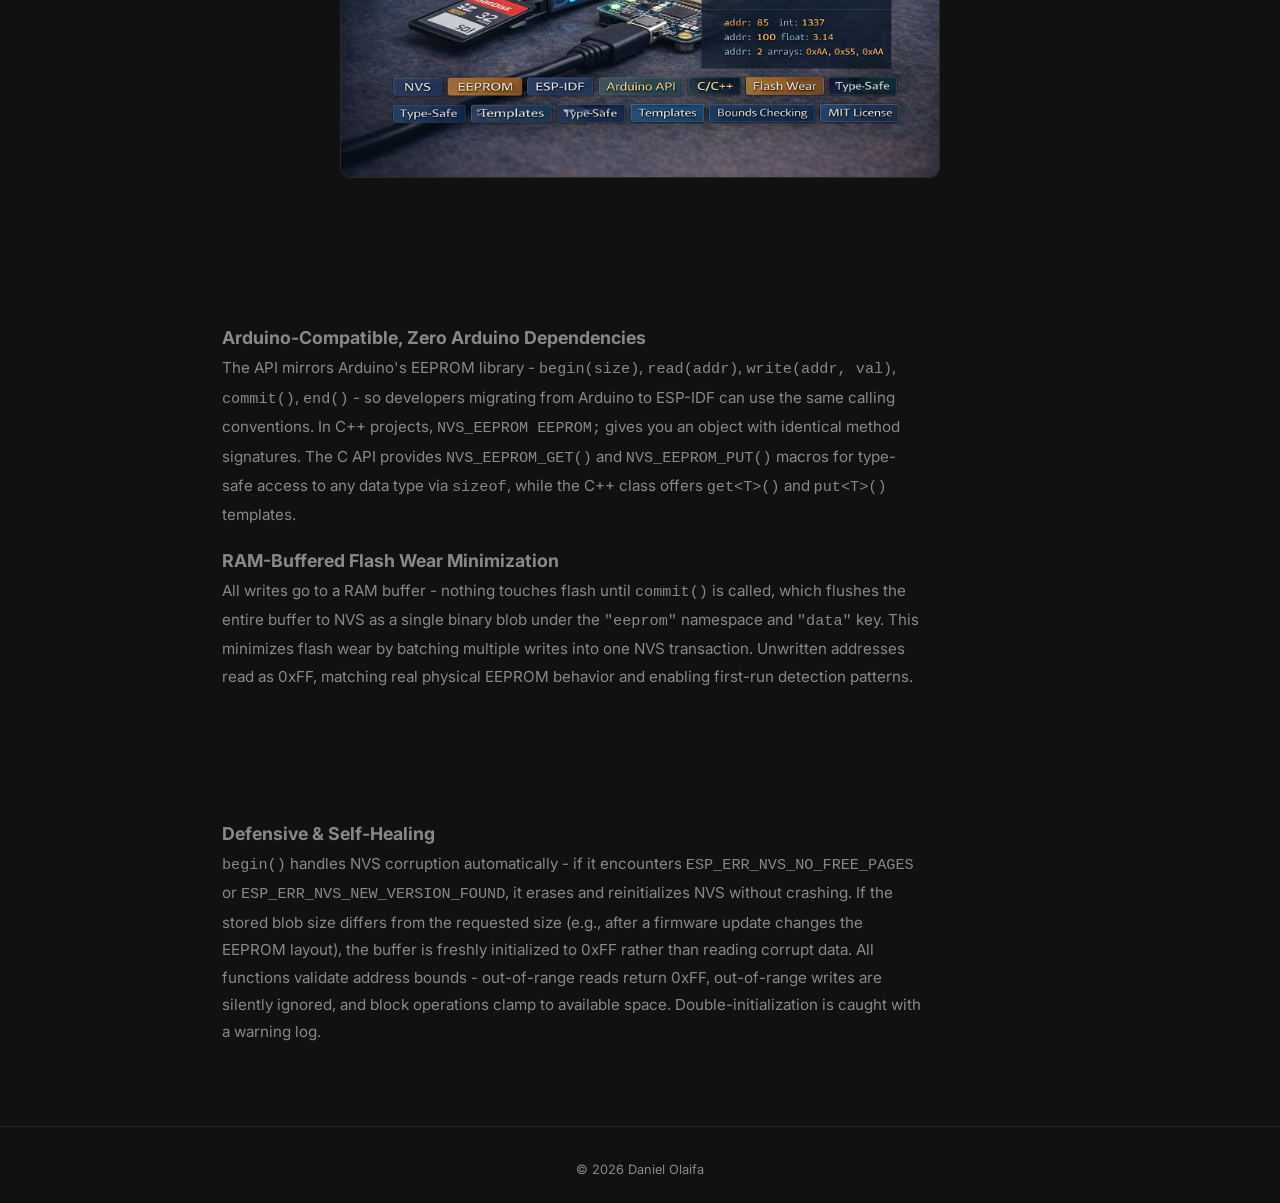
<file: projects/nvs-eeprom.html>
<!DOCTYPE html>
<html lang="en">
<head>
<meta charset="UTF-8"><meta name="viewport" content="width=device-width, initial-scale=1.0">
<title>NVS-EEPROM - Arduino EEPROM for ESP-IDF - Daniel Olaifa</title>
<link rel="preconnect" href="https://fonts.googleapis.com"><link rel="preconnect" href="https://fonts.gstatic.com" crossorigin>
<link href="https://fonts.googleapis.com/css2?family=Inter:wght@400;500;600;700&family=Playfair+Display:wght@400;700&display=swap" rel="stylesheet">
    <link rel="stylesheet" href="../styles.css">
</head>
<body>
<nav><div class="ni"><a href="../index.html" class="logo">daniel<span>.</span>olaifa</a><a href="../index.html#projects" class="back"><svg xmlns="http://www.w3.org/2000/svg" fill="none" viewBox="0 0 24 24" stroke-width="2" stroke="currentColor"><path stroke-linecap="round" stroke-linejoin="round" d="M10.5 19.5 3 12m0 0 7.5-7.5M3 12h18"/></svg>All Projects</a></div></nav>

<div class="c c-narrow">
<section class="hero">
<span class="pt">ESP-IDF Component</span>
<h1>NVS-EEPROM - Arduino EEPROM API for ESP-IDF</h1>
<div class="meta">
<div class="meta-item"><svg xmlns="http://www.w3.org/2000/svg" fill="none" viewBox="0 0 24 24" stroke-width="2" stroke="currentColor"><path stroke-linecap="round" stroke-linejoin="round" d="M6.75 3v2.25M17.25 3v2.25M3 18.75V7.5a2.25 2.25 0 0 1 2.25-2.25h13.5A2.25 2.25 0 0 1 21 7.5v11.25m-18 0A2.25 2.25 0 0 0 5.25 21h13.5A2.25 2.25 0 0 0 21 18.75m-18 0v-7.5A2.25 2.25 0 0 1 5.25 9h13.5A2.25 2.25 0 0 1 21 11.25v7.5"/></svg>2025</div>
<div class="meta-item"><svg xmlns="http://www.w3.org/2000/svg" fill="none" viewBox="0 0 24 24" stroke-width="2" stroke="currentColor"><path stroke-linecap="round" stroke-linejoin="round" d="M17.25 6.75 22.5 12l-5.25 5.25m-10.5 0L1.5 12l5.25-5.25m7.5-3-4.5 16.5"/></svg>C / C++ / ESP-IDF</div>
</div>
<p class="tagline">Arduino-style EEPROM API backed by ESP-IDF's NVS flash system. Dual C/C++ interface with 8 functions, type-safe macros, C++ templates for any POD type, RAM-buffered writes with explicit commit for minimal flash wear, 0xFF default initialization matching real EEPROM behavior, NVS auto-recovery, and full bounds checking.</p>
<div class="actions">
<a href="mailto:akolaifa4@gmail.com" class="btn bp"><svg xmlns="http://www.w3.org/2000/svg" fill="none" viewBox="0 0 24 24" stroke-width="2" stroke="currentColor"><path stroke-linecap="round" stroke-linejoin="round" d="M8.625 12a.375.375 0 1 1-.75 0 .375.375 0 0 1 .75 0Zm0 0H8.25m4.125 0a.375.375 0 1 1-.75 0 .375.375 0 0 1 .75 0Zm0 0H12m4.125 0a.375.375 0 1 1-.75 0 .375.375 0 0 1 .75 0Zm0 0h-.375M21 12c0 4.556-4.03 8.25-9 8.25a9.764 9.764 0 0 1-2.555-.337A5.972 5.972 0 0 1 5.41 20.97a5.969 5.969 0 0 1-.474-.065 4.48 4.48 0 0 0 .978-2.025c.09-.457-.133-.901-.467-1.226C3.93 16.178 3 14.189 3 12c0-4.556 4.03-8.25 9-8.25s9 3.694 9 8.25Z"/></svg>Ask about this project</a>
<a href="https://github.com/drfhaust/nvs-eeprom" target="_blank" class="btn bg"><svg xmlns="http://www.w3.org/2000/svg" viewBox="0 0 24 24" fill="currentColor"><path d="M12 0c-6.626 0-12 5.373-12 12 0 5.302 3.438 9.8 8.207 11.387.599.111.793-.261.793-.577v-2.234c-3.338.726-4.033-1.416-4.033-1.416-.546-1.387-1.333-1.756-1.333-1.756-1.089-.745.083-.729.083-.729 1.205.084 1.839 1.237 1.839 1.237 1.07 1.834 2.807 1.304 3.492.997.107-.775.418-1.305.762-1.604-2.665-.305-5.467-1.334-5.467-5.931 0-1.311.469-2.381 1.236-3.221-.124-.303-.535-1.524.117-3.176 0 0 1.008-.322 3.301 1.23A11.509 11.509 0 0 1 12 5.803c1.02.005 2.047.138 3.006.404 2.291-1.552 3.297-1.23 3.297-1.23.653 1.653.242 2.874.118 3.176.77.84 1.235 1.911 1.235 3.221 0 4.609-2.807 5.624-5.479 5.921.43.372.823 1.102.823 2.222v3.293c0 .319.192.694.801.576C20.566 21.797 24 17.3 24 12c0-6.627-5.373-12-12-12z"/></svg>View on GitHub</a>
</div>
</section>

<section class="fi">
<div class="specs"><h3>Technical Specs</h3><div class="spec-grid">
<div class="spec-item"><div class="spec-label">Storage Backend</div><div class="spec-value">ESP-IDF NVS (Non-Volatile Storage)</div></div>
<div class="spec-item"><div class="spec-label">C API</div><div class="spec-value">8 functions + 2 type-safe macros</div></div>
<div class="spec-item"><div class="spec-label">C++ API</div><div class="spec-value">NVS_EEPROM class with 8 methods + templates</div></div>
<div class="spec-item"><div class="spec-label">Max Size</div><div class="spec-value">16,384 bytes (4,096 recommended)</div></div>
<div class="spec-item"><div class="spec-label">Data Types</div><div class="spec-value">Any POD type (int, float, struct, array)</div></div>
<div class="spec-item"><div class="spec-label">Write Strategy</div><div class="spec-value">RAM-buffered, single blob commit</div></div>
<div class="spec-item"><div class="spec-label">Default Value</div><div class="spec-value">0xFF (matches real EEPROM behavior)</div></div>
<div class="spec-item"><div class="spec-label">NVS Recovery</div><div class="spec-value">Auto-erase on corrupt or version mismatch</div></div>
<div class="spec-item"><div class="spec-label">Dependencies</div><div class="spec-value">nvs_flash (built-in ESP-IDF)</div></div>
<div class="spec-item"><div class="spec-label">Target Chips</div><div class="spec-value">ESP32, S2, S3, C3, C5, C6, H2</div></div>
<div class="spec-item"><div class="spec-label">ESP-IDF Version</div><div class="spec-value">&ge; 5.0.0</div></div>
<div class="spec-item"><div class="spec-label">License</div><div class="spec-value">MIT</div></div>
</div></div>
<div class="tags"><span class="tag a">NVS</span><span class="tag a">EEPROM</span><span class="tag a">ESP-IDF</span><span class="tag">Arduino API</span><span class="tag">C/C++</span><span class="tag">Flash Wear</span><span class="tag">Type-Safe</span><span class="tag">Templates</span><span class="tag">Bounds Checking</span><span class="tag">MIT License</span></div>
</section>

<section class="fi">
<div class="gallery"><div class="gi"><img src="../images/nvs-eeprom.png" alt="NVS-EEPROM - Arduino EEPROM API for ESP-IDF"></div></div>
</section>

<section class="fi">
<div class="desc">
<h3>Arduino-Compatible, Zero Arduino Dependencies</h3>
<p>The API mirrors Arduino's EEPROM library - <code>begin(size)</code>, <code>read(addr)</code>, <code>write(addr, val)</code>, <code>commit()</code>, <code>end()</code> - so developers migrating from Arduino to ESP-IDF can use the same calling conventions. In C++ projects, <code>NVS_EEPROM EEPROM;</code> gives you an object with identical method signatures. The C API provides <code>NVS_EEPROM_GET()</code> and <code>NVS_EEPROM_PUT()</code> macros for type-safe access to any data type via <code>sizeof</code>, while the C++ class offers <code>get&lt;T&gt;()</code> and <code>put&lt;T&gt;()</code> templates.</p>

<h3>RAM-Buffered Flash Wear Minimization</h3>
<p>All writes go to a RAM buffer - nothing touches flash until <code>commit()</code> is called, which flushes the entire buffer to NVS as a single binary blob under the <code>"eeprom"</code> namespace and <code>"data"</code> key. This minimizes flash wear by batching multiple writes into one NVS transaction. Unwritten addresses read as 0xFF, matching real physical EEPROM behavior and enabling first-run detection patterns.</p>
</div>
</section>

<section class="fi">
<div class="desc">
<h3>Defensive &amp; Self-Healing</h3>
<p><code>begin()</code> handles NVS corruption automatically - if it encounters <code>ESP_ERR_NVS_NO_FREE_PAGES</code> or <code>ESP_ERR_NVS_NEW_VERSION_FOUND</code>, it erases and reinitializes NVS without crashing. If the stored blob size differs from the requested size (e.g., after a firmware update changes the EEPROM layout), the buffer is freshly initialized to 0xFF rather than reading corrupt data. All functions validate address bounds - out-of-range reads return 0xFF, out-of-range writes are silently ignored, and block operations clamp to available space. Double-initialization is caught with a warning log.</p>
</div>
</section>
</div>

<footer><div class="c">&copy; 2026 Daniel Olaifa</div></footer>
<script>
const o = new IntersectionObserver(e => {
  e.forEach(e => {
    if (e.isIntersecting) {
      e.target.classList.add('v');
      o.unobserve(e.target);
    }
  });
}, { threshold: 0.1 });
document.querySelectorAll('.fi').forEach(e => o.observe(e));
</script>
</body>
</html>
</file>
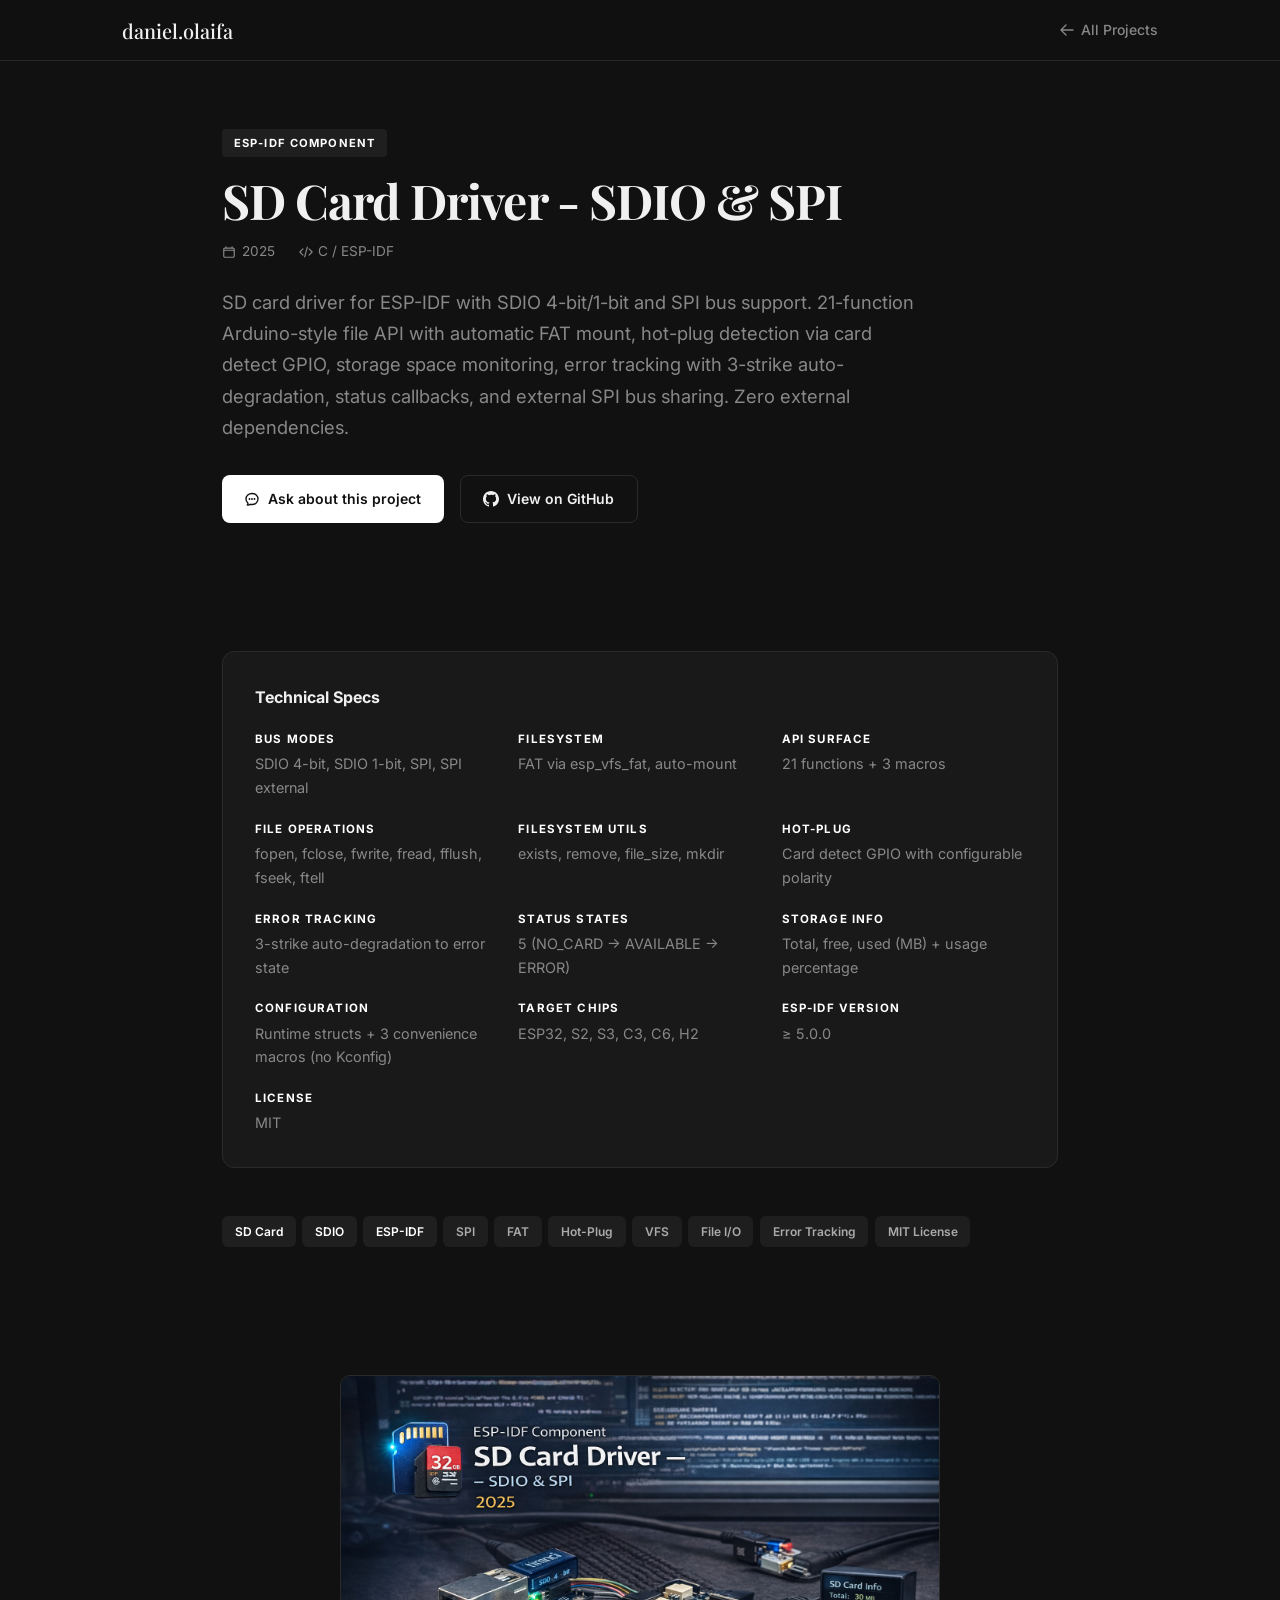
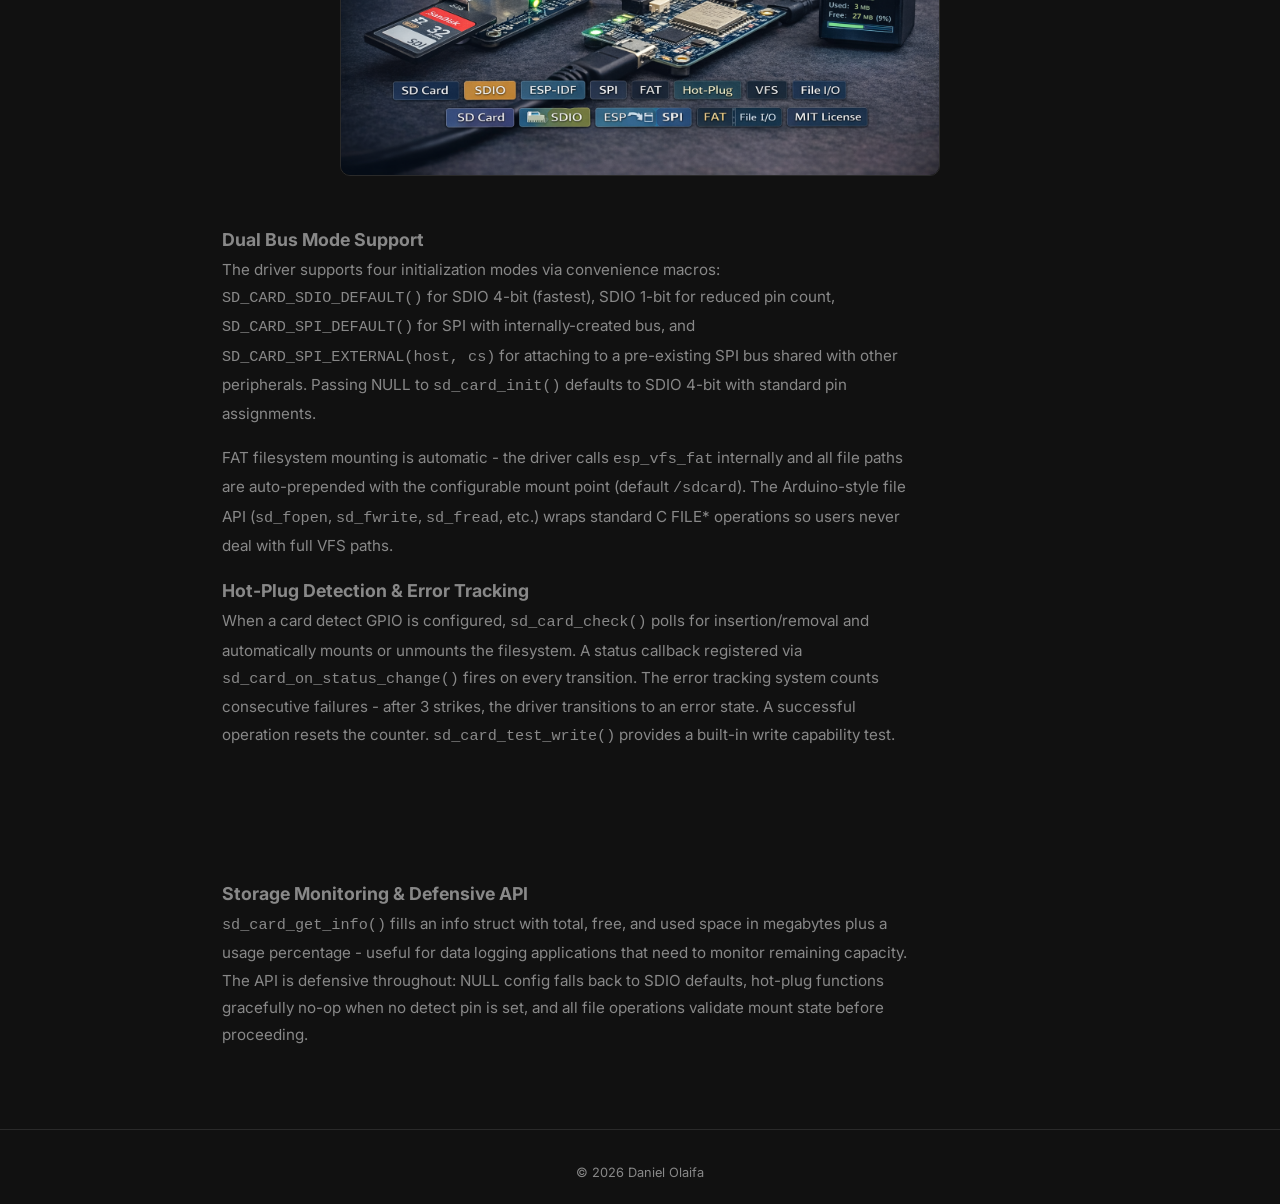
<file: projects/sd-card.html>
<!DOCTYPE html>
<html lang="en">
<head>
<meta charset="UTF-8"><meta name="viewport" content="width=device-width, initial-scale=1.0">
<title>SD Card Driver - SDIO &amp; SPI - Daniel Olaifa</title>
<link rel="preconnect" href="https://fonts.googleapis.com"><link rel="preconnect" href="https://fonts.gstatic.com" crossorigin>
<link href="https://fonts.googleapis.com/css2?family=Inter:wght@400;500;600;700&family=Playfair+Display:wght@400;700&display=swap" rel="stylesheet">
    <link rel="stylesheet" href="../styles.css">
</head>
<body>
<nav><div class="ni"><a href="../index.html" class="logo">daniel<span>.</span>olaifa</a><a href="../index.html#projects" class="back"><svg xmlns="http://www.w3.org/2000/svg" fill="none" viewBox="0 0 24 24" stroke-width="2" stroke="currentColor"><path stroke-linecap="round" stroke-linejoin="round" d="M10.5 19.5 3 12m0 0 7.5-7.5M3 12h18"/></svg>All Projects</a></div></nav>

<div class="c c-narrow">
<section class="hero">
<span class="pt">ESP-IDF Component</span>
<h1>SD Card Driver - SDIO &amp; SPI</h1>
<div class="meta">
<div class="meta-item"><svg xmlns="http://www.w3.org/2000/svg" fill="none" viewBox="0 0 24 24" stroke-width="2" stroke="currentColor"><path stroke-linecap="round" stroke-linejoin="round" d="M6.75 3v2.25M17.25 3v2.25M3 18.75V7.5a2.25 2.25 0 0 1 2.25-2.25h13.5A2.25 2.25 0 0 1 21 7.5v11.25m-18 0A2.25 2.25 0 0 0 5.25 21h13.5A2.25 2.25 0 0 0 21 18.75m-18 0v-7.5A2.25 2.25 0 0 1 5.25 9h13.5A2.25 2.25 0 0 1 21 11.25v7.5"/></svg>2025</div>
<div class="meta-item"><svg xmlns="http://www.w3.org/2000/svg" fill="none" viewBox="0 0 24 24" stroke-width="2" stroke="currentColor"><path stroke-linecap="round" stroke-linejoin="round" d="M17.25 6.75 22.5 12l-5.25 5.25m-10.5 0L1.5 12l5.25-5.25m7.5-3-4.5 16.5"/></svg>C / ESP-IDF</div>
</div>
<p class="tagline">SD card driver for ESP-IDF with SDIO 4-bit/1-bit and SPI bus support. 21-function Arduino-style file API with automatic FAT mount, hot-plug detection via card detect GPIO, storage space monitoring, error tracking with 3-strike auto-degradation, status callbacks, and external SPI bus sharing. Zero external dependencies.</p>
<div class="actions">
<a href="mailto:akolaifa4@gmail.com" class="btn bp"><svg xmlns="http://www.w3.org/2000/svg" fill="none" viewBox="0 0 24 24" stroke-width="2" stroke="currentColor"><path stroke-linecap="round" stroke-linejoin="round" d="M8.625 12a.375.375 0 1 1-.75 0 .375.375 0 0 1 .75 0Zm0 0H8.25m4.125 0a.375.375 0 1 1-.75 0 .375.375 0 0 1 .75 0Zm0 0H12m4.125 0a.375.375 0 1 1-.75 0 .375.375 0 0 1 .75 0Zm0 0h-.375M21 12c0 4.556-4.03 8.25-9 8.25a9.764 9.764 0 0 1-2.555-.337A5.972 5.972 0 0 1 5.41 20.97a5.969 5.969 0 0 1-.474-.065 4.48 4.48 0 0 0 .978-2.025c.09-.457-.133-.901-.467-1.226C3.93 16.178 3 14.189 3 12c0-4.556 4.03-8.25 9-8.25s9 3.694 9 8.25Z"/></svg>Ask about this project</a>
<a href="https://github.com/drfhaust/sd-card" target="_blank" class="btn bg"><svg xmlns="http://www.w3.org/2000/svg" viewBox="0 0 24 24" fill="currentColor"><path d="M12 0c-6.626 0-12 5.373-12 12 0 5.302 3.438 9.8 8.207 11.387.599.111.793-.261.793-.577v-2.234c-3.338.726-4.033-1.416-4.033-1.416-.546-1.387-1.333-1.756-1.333-1.756-1.089-.745.083-.729.083-.729 1.205.084 1.839 1.237 1.839 1.237 1.07 1.834 2.807 1.304 3.492.997.107-.775.418-1.305.762-1.604-2.665-.305-5.467-1.334-5.467-5.931 0-1.311.469-2.381 1.236-3.221-.124-.303-.535-1.524.117-3.176 0 0 1.008-.322 3.301 1.23A11.509 11.509 0 0 1 12 5.803c1.02.005 2.047.138 3.006.404 2.291-1.552 3.297-1.23 3.297-1.23.653 1.653.242 2.874.118 3.176.77.84 1.235 1.911 1.235 3.221 0 4.609-2.807 5.624-5.479 5.921.43.372.823 1.102.823 2.222v3.293c0 .319.192.694.801.576C20.566 21.797 24 17.3 24 12c0-6.627-5.373-12-12-12z"/></svg>View on GitHub</a>
</div>
</section>

<section class="fi">
<div class="specs"><h3>Technical Specs</h3><div class="spec-grid">
<div class="spec-item"><div class="spec-label">Bus Modes</div><div class="spec-value">SDIO 4-bit, SDIO 1-bit, SPI, SPI external</div></div>
<div class="spec-item"><div class="spec-label">Filesystem</div><div class="spec-value">FAT via esp_vfs_fat, auto-mount</div></div>
<div class="spec-item"><div class="spec-label">API Surface</div><div class="spec-value">21 functions + 3 macros</div></div>
<div class="spec-item"><div class="spec-label">File Operations</div><div class="spec-value">fopen, fclose, fwrite, fread, fflush, fseek, ftell</div></div>
<div class="spec-item"><div class="spec-label">Filesystem Utils</div><div class="spec-value">exists, remove, file_size, mkdir</div></div>
<div class="spec-item"><div class="spec-label">Hot-Plug</div><div class="spec-value">Card detect GPIO with configurable polarity</div></div>
<div class="spec-item"><div class="spec-label">Error Tracking</div><div class="spec-value">3-strike auto-degradation to error state</div></div>
<div class="spec-item"><div class="spec-label">Status States</div><div class="spec-value">5 (NO_CARD → AVAILABLE → ERROR)</div></div>
<div class="spec-item"><div class="spec-label">Storage Info</div><div class="spec-value">Total, free, used (MB) + usage percentage</div></div>
<div class="spec-item"><div class="spec-label">Configuration</div><div class="spec-value">Runtime structs + 3 convenience macros (no Kconfig)</div></div>
<div class="spec-item"><div class="spec-label">Target Chips</div><div class="spec-value">ESP32, S2, S3, C3, C6, H2</div></div>
<div class="spec-item"><div class="spec-label">ESP-IDF Version</div><div class="spec-value">&ge; 5.0.0</div></div>
<div class="spec-item"><div class="spec-label">License</div><div class="spec-value">MIT</div></div>
</div></div>
<div class="tags"><span class="tag a">SD Card</span><span class="tag a">SDIO</span><span class="tag a">ESP-IDF</span><span class="tag">SPI</span><span class="tag">FAT</span><span class="tag">Hot-Plug</span><span class="tag">VFS</span><span class="tag">File I/O</span><span class="tag">Error Tracking</span><span class="tag">MIT License</span></div>
</section>

<section class="fi">
<div class="gallery"><div class="gi"><img src="../images/sd-card.png" alt="SD Card driver - SDIO and SPI for ESP-IDF"></div></div>
<div class="desc">
<h3>Dual Bus Mode Support</h3>
<p>The driver supports four initialization modes via convenience macros: <code>SD_CARD_SDIO_DEFAULT()</code> for SDIO 4-bit (fastest), SDIO 1-bit for reduced pin count, <code>SD_CARD_SPI_DEFAULT()</code> for SPI with internally-created bus, and <code>SD_CARD_SPI_EXTERNAL(host, cs)</code> for attaching to a pre-existing SPI bus shared with other peripherals. Passing NULL to <code>sd_card_init()</code> defaults to SDIO 4-bit with standard pin assignments.</p>
<p>FAT filesystem mounting is automatic - the driver calls <code>esp_vfs_fat</code> internally and all file paths are auto-prepended with the configurable mount point (default <code>/sdcard</code>). The Arduino-style file API (<code>sd_fopen</code>, <code>sd_fwrite</code>, <code>sd_fread</code>, etc.) wraps standard C FILE* operations so users never deal with full VFS paths.</p>

<h3>Hot-Plug Detection &amp; Error Tracking</h3>
<p>When a card detect GPIO is configured, <code>sd_card_check()</code> polls for insertion/removal and automatically mounts or unmounts the filesystem. A status callback registered via <code>sd_card_on_status_change()</code> fires on every transition. The error tracking system counts consecutive failures - after 3 strikes, the driver transitions to an error state. A successful operation resets the counter. <code>sd_card_test_write()</code> provides a built-in write capability test.</p>
</div>
</section>

<section class="fi">
<div class="desc">
<h3>Storage Monitoring &amp; Defensive API</h3>
<p><code>sd_card_get_info()</code> fills an info struct with total, free, and used space in megabytes plus a usage percentage - useful for data logging applications that need to monitor remaining capacity. The API is defensive throughout: NULL config falls back to SDIO defaults, hot-plug functions gracefully no-op when no detect pin is set, and all file operations validate mount state before proceeding.</p>
</div>
</section>
</div>

<footer><div class="c">&copy; 2026 Daniel Olaifa</div></footer>
<script>
const o = new IntersectionObserver(e => {
  e.forEach(e => {
    if (e.isIntersecting) {
      e.target.classList.add('v');
      o.unobserve(e.target);
    }
  });
}, { threshold: 0.1 });
document.querySelectorAll('.fi').forEach(e => o.observe(e));
</script>
</body>
</html>
</file>
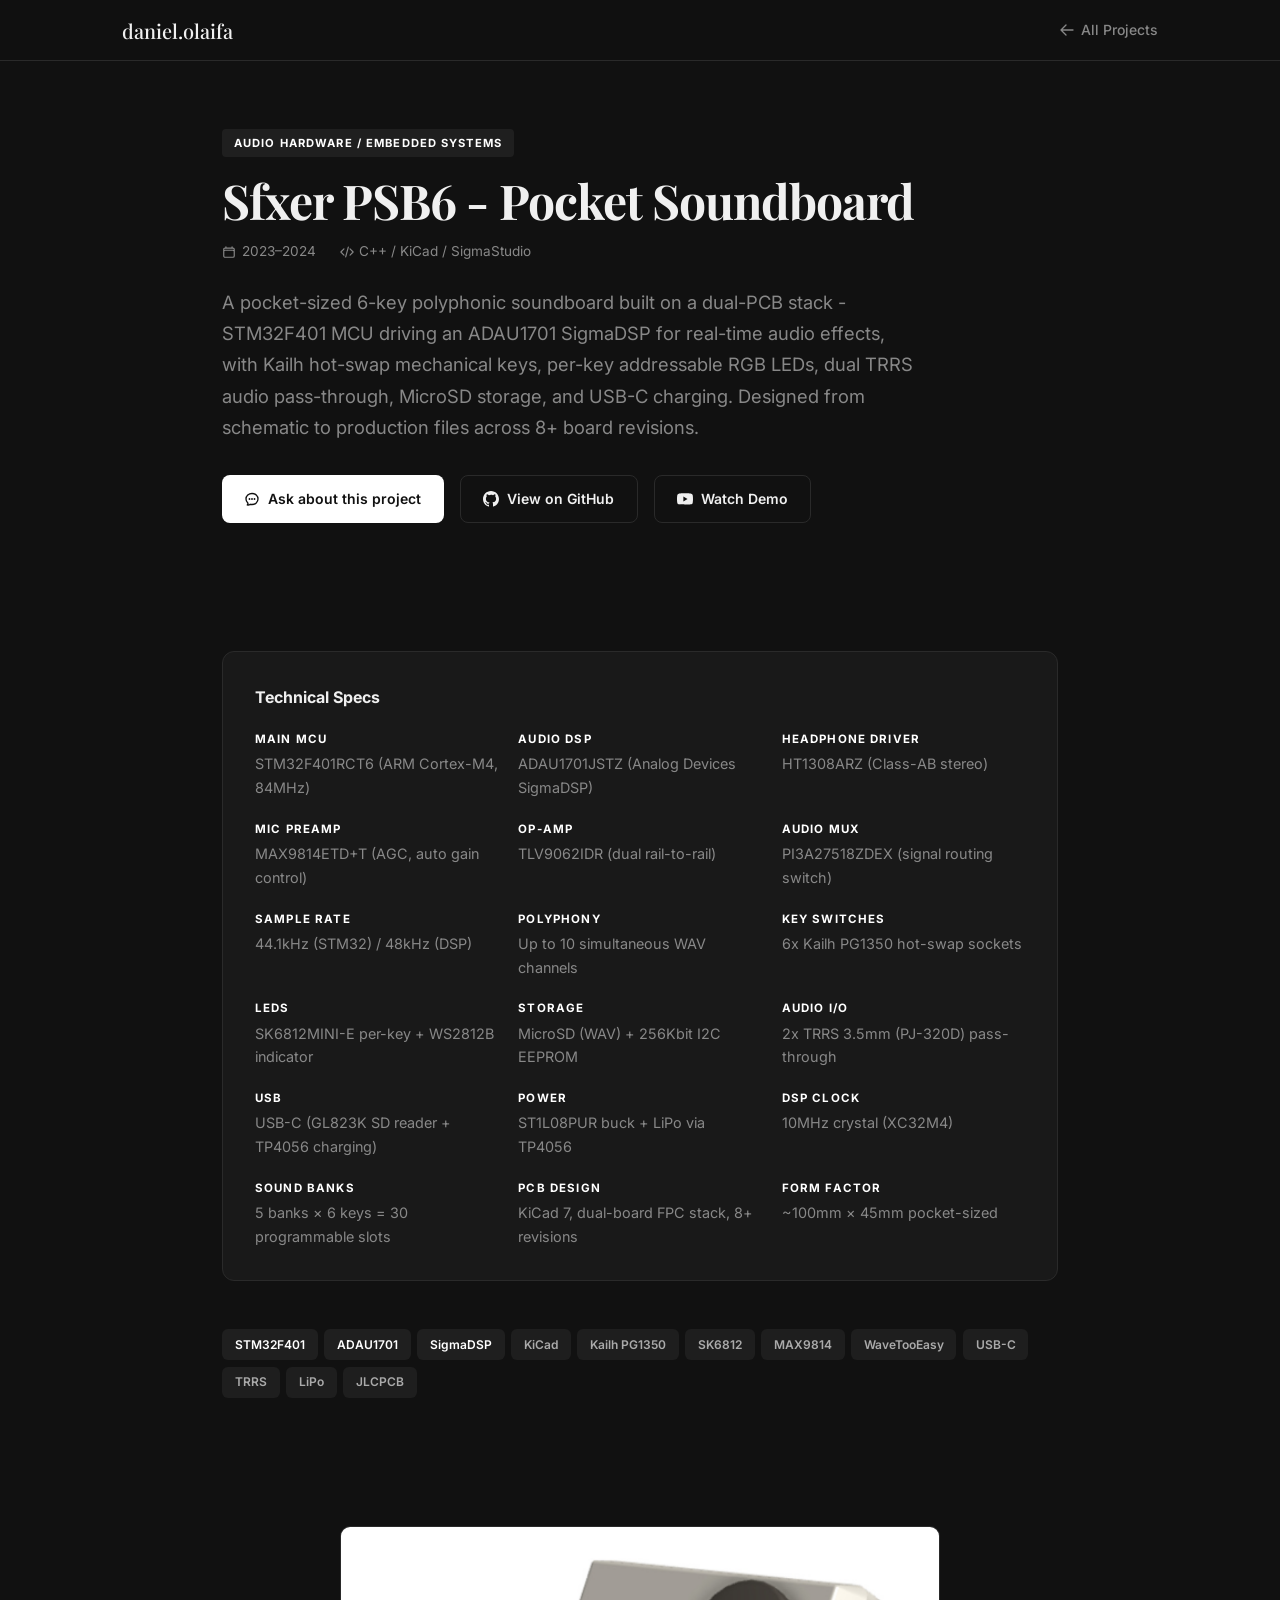
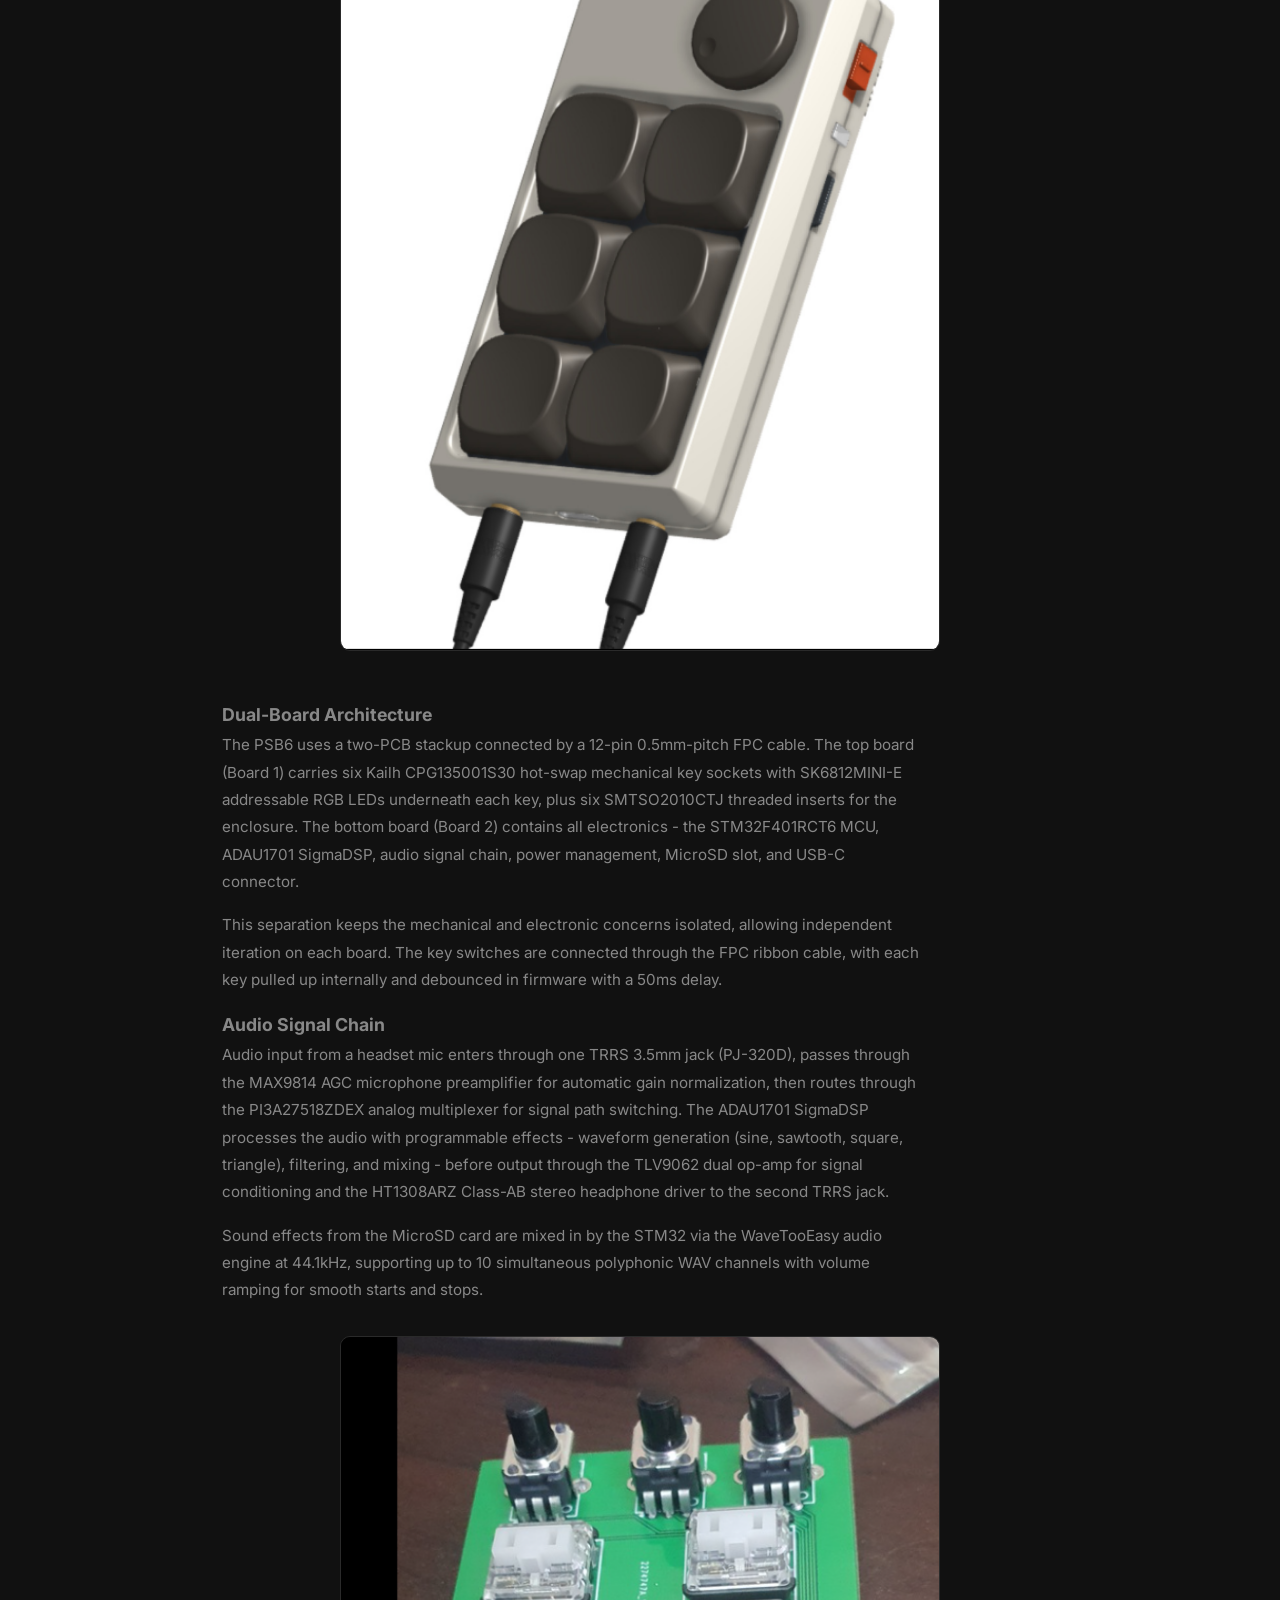
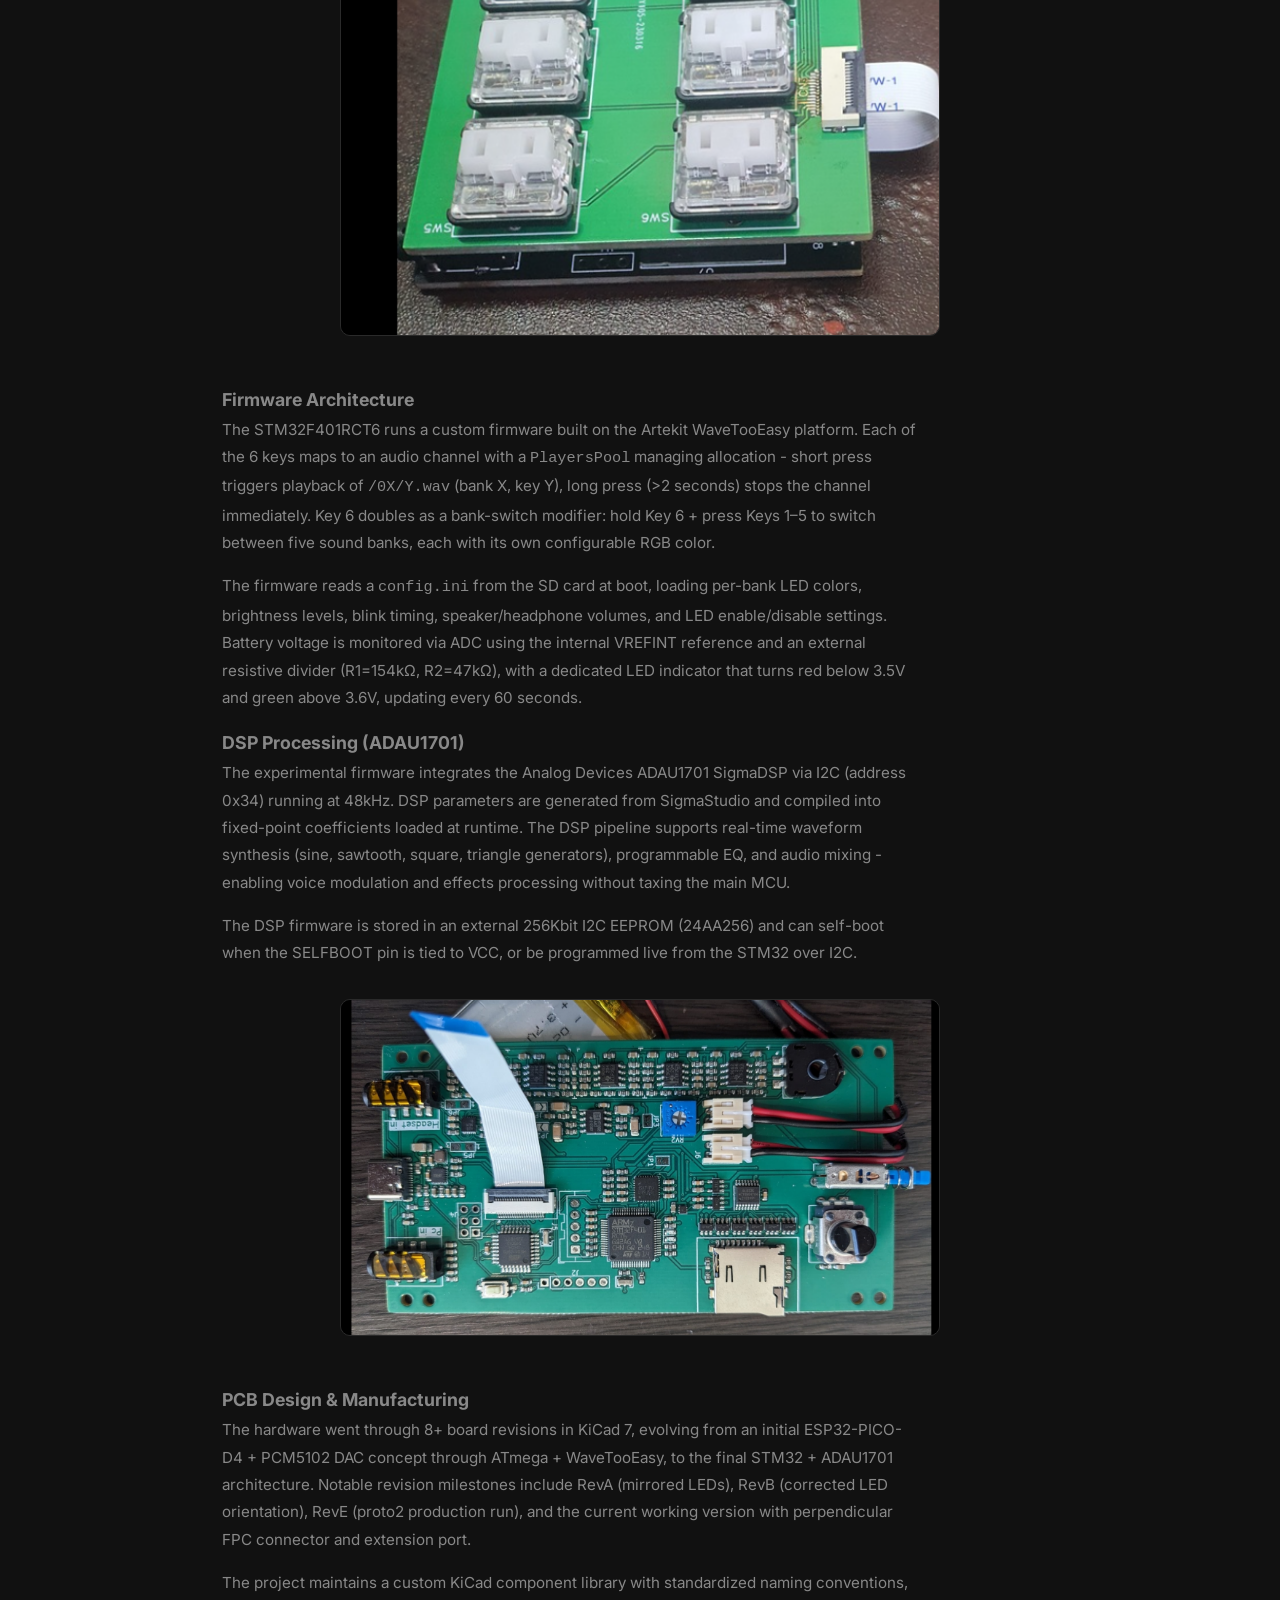
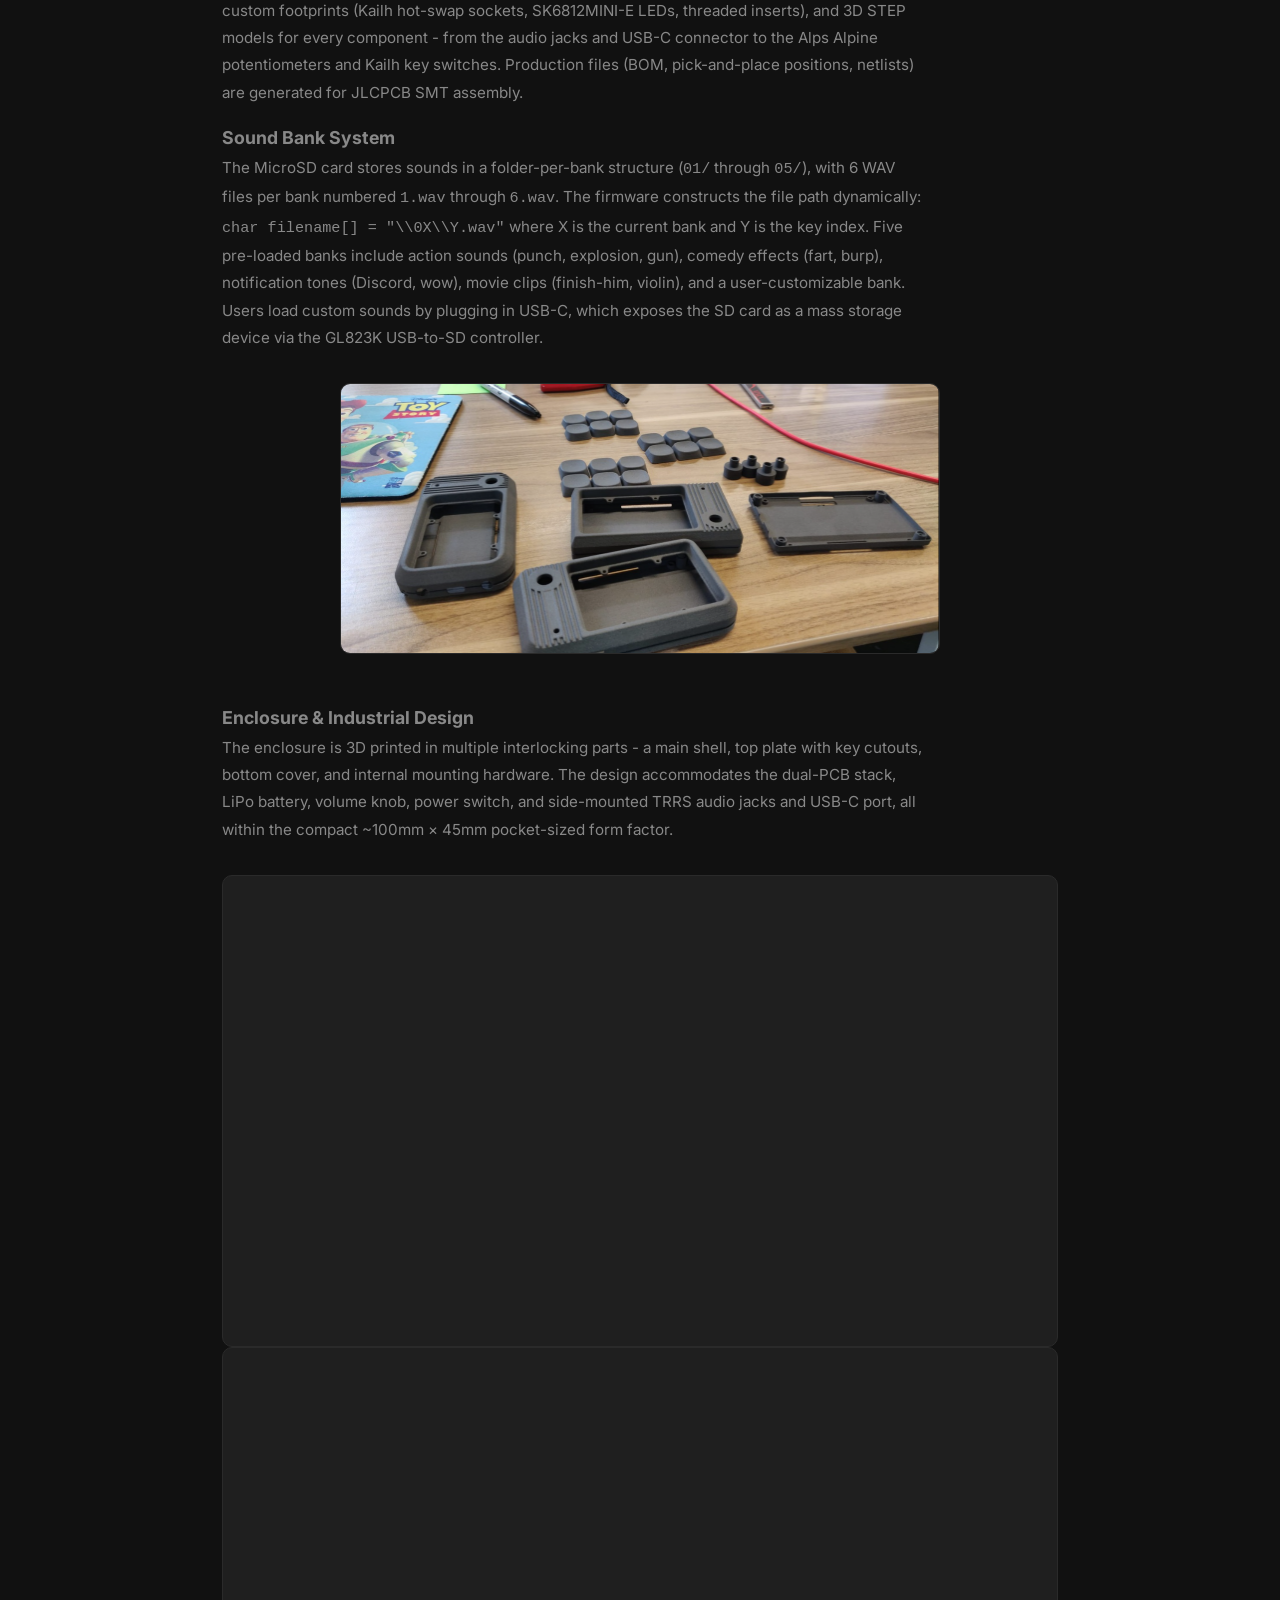
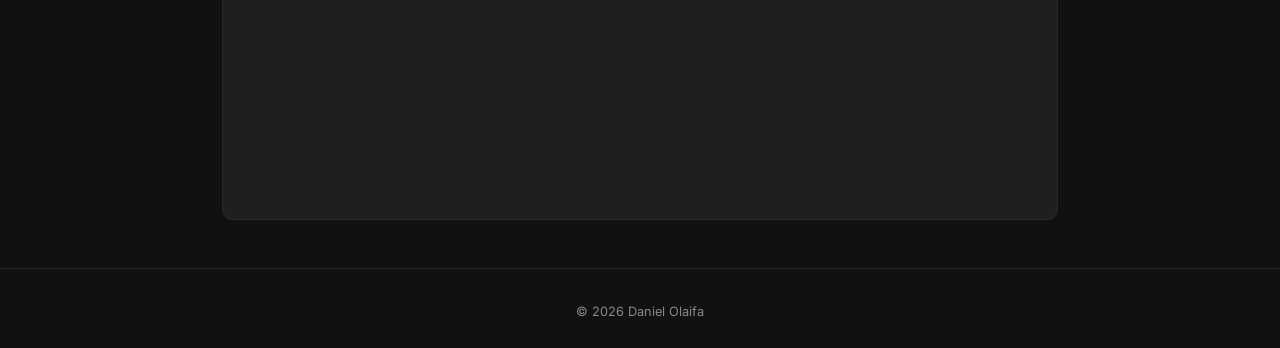
<file: projects/sfxer.html>
<!DOCTYPE html>
<html lang="en">
<head>
<meta charset="UTF-8"><meta name="viewport" content="width=device-width, initial-scale=1.0">
<title>Sfxer PSB6 - Pocket Soundboard - Daniel Olaifa</title>
<link rel="preconnect" href="https://fonts.googleapis.com"><link rel="preconnect" href="https://fonts.gstatic.com" crossorigin>
<link href="https://fonts.googleapis.com/css2?family=Inter:wght@400;500;600;700&family=Playfair+Display:wght@400;700&display=swap" rel="stylesheet">
    <link rel="stylesheet" href="../styles.css">
</head>
<body>
<nav><div class="ni"><a href="../index.html" class="logo">daniel<span>.</span>olaifa</a><a href="../index.html#projects" class="back"><svg xmlns="http://www.w3.org/2000/svg" fill="none" viewBox="0 0 24 24" stroke-width="2" stroke="currentColor"><path stroke-linecap="round" stroke-linejoin="round" d="M10.5 19.5 3 12m0 0 7.5-7.5M3 12h18"/></svg>All Projects</a></div></nav>

<div class="c c-narrow">
<section class="hero">
<span class="pt">Audio Hardware / Embedded Systems</span>
<h1>Sfxer PSB6 - Pocket Soundboard</h1>
<div class="meta">
<div class="meta-item"><svg xmlns="http://www.w3.org/2000/svg" fill="none" viewBox="0 0 24 24" stroke-width="2" stroke="currentColor"><path stroke-linecap="round" stroke-linejoin="round" d="M6.75 3v2.25M17.25 3v2.25M3 18.75V7.5a2.25 2.25 0 0 1 2.25-2.25h13.5A2.25 2.25 0 0 1 21 7.5v11.25m-18 0A2.25 2.25 0 0 0 5.25 21h13.5A2.25 2.25 0 0 0 21 18.75m-18 0v-7.5A2.25 2.25 0 0 1 5.25 9h13.5A2.25 2.25 0 0 1 21 11.25v7.5"/></svg>2023–2024</div>
<div class="meta-item"><svg xmlns="http://www.w3.org/2000/svg" fill="none" viewBox="0 0 24 24" stroke-width="2" stroke="currentColor"><path stroke-linecap="round" stroke-linejoin="round" d="M17.25 6.75 22.5 12l-5.25 5.25m-10.5 0L1.5 12l5.25-5.25m7.5-3-4.5 16.5"/></svg>C++ / KiCad / SigmaStudio</div>
</div>
<p class="tagline">A pocket-sized 6-key polyphonic soundboard built on a dual-PCB stack - STM32F401 MCU driving an ADAU1701 SigmaDSP for real-time audio effects, with Kailh hot-swap mechanical keys, per-key addressable RGB LEDs, dual TRRS audio pass-through, MicroSD storage, and USB-C charging. Designed from schematic to production files across 8+ board revisions.</p>
<div class="actions">
<a href="mailto:akolaifa4@gmail.com" class="btn bp"><svg xmlns="http://www.w3.org/2000/svg" fill="none" viewBox="0 0 24 24" stroke-width="2" stroke="currentColor"><path stroke-linecap="round" stroke-linejoin="round" d="M8.625 12a.375.375 0 1 1-.75 0 .375.375 0 0 1 .75 0Zm0 0H8.25m4.125 0a.375.375 0 1 1-.75 0 .375.375 0 0 1 .75 0Zm0 0H12m4.125 0a.375.375 0 1 1-.75 0 .375.375 0 0 1 .75 0Zm0 0h-.375M21 12c0 4.556-4.03 8.25-9 8.25a9.764 9.764 0 0 1-2.555-.337A5.972 5.972 0 0 1 5.41 20.97a5.969 5.969 0 0 1-.474-.065 4.48 4.48 0 0 0 .978-2.025c.09-.457-.133-.901-.467-1.226C3.93 16.178 3 14.189 3 12c0-4.556 4.03-8.25 9-8.25s9 3.694 9 8.25Z"/></svg>Ask about this project</a>
<a href="https://github.com/drfhaust/sfxer-hardware" target="_blank" class="btn bg"><svg xmlns="http://www.w3.org/2000/svg" viewBox="0 0 24 24" fill="currentColor"><path d="M12 0c-6.626 0-12 5.373-12 12 0 5.302 3.438 9.8 8.207 11.387.599.111.793-.261.793-.577v-2.234c-3.338.726-4.033-1.416-4.033-1.416-.546-1.387-1.333-1.756-1.333-1.756-1.089-.745.083-.729.083-.729 1.205.084 1.839 1.237 1.839 1.237 1.07 1.834 2.807 1.304 3.492.997.107-.775.418-1.305.762-1.604-2.665-.305-5.467-1.334-5.467-5.931 0-1.311.469-2.381 1.236-3.221-.124-.303-.535-1.524.117-3.176 0 0 1.008-.322 3.301 1.23A11.509 11.509 0 0 1 12 5.803c1.02.005 2.047.138 3.006.404 2.291-1.552 3.297-1.23 3.297-1.23.653 1.653.242 2.874.118 3.176.77.84 1.235 1.911 1.235 3.221 0 4.609-2.807 5.624-5.479 5.921.43.372.823 1.102.823 2.222v3.293c0 .319.192.694.801.576C20.566 21.797 24 17.3 24 12c0-6.627-5.373-12-12-12z"/></svg>View on GitHub</a>
<a href="https://youtu.be/3DVHOZaGyBM" target="_blank" class="btn bg"><svg xmlns="http://www.w3.org/2000/svg" viewBox="0 0 24 24" fill="currentColor"><path d="M23.498 6.186a3.016 3.016 0 0 0-2.122-2.136C19.505 3.545 12 3.545 12 3.545s-7.505 0-9.377.505A3.017 3.017 0 0 0 .502 6.186C0 8.07 0 12 0 12s0 3.93.502 5.814a3.016 3.016 0 0 0 2.122 2.136c1.871.505 9.376.505 9.376.505s7.505 0 9.377-.505a3.015 3.015 0 0 0 2.122-2.136C24 15.93 24 12 24 12s0-3.93-.502-5.814Z"/><path fill="#111" d="m9.545 15.568 6.273-3.568-6.273-3.568v7.136Z"/></svg>Watch Demo</a>
</div>
</section>

<section class="fi">
<div class="specs"><h3>Technical Specs</h3><div class="spec-grid">
<div class="spec-item"><div class="spec-label">Main MCU</div><div class="spec-value">STM32F401RCT6 (ARM Cortex-M4, 84MHz)</div></div>
<div class="spec-item"><div class="spec-label">Audio DSP</div><div class="spec-value">ADAU1701JSTZ (Analog Devices SigmaDSP)</div></div>
<div class="spec-item"><div class="spec-label">Headphone Driver</div><div class="spec-value">HT1308ARZ (Class-AB stereo)</div></div>
<div class="spec-item"><div class="spec-label">Mic Preamp</div><div class="spec-value">MAX9814ETD+T (AGC, auto gain control)</div></div>
<div class="spec-item"><div class="spec-label">Op-Amp</div><div class="spec-value">TLV9062IDR (dual rail-to-rail)</div></div>
<div class="spec-item"><div class="spec-label">Audio Mux</div><div class="spec-value">PI3A27518ZDEX (signal routing switch)</div></div>
<div class="spec-item"><div class="spec-label">Sample Rate</div><div class="spec-value">44.1kHz (STM32) / 48kHz (DSP)</div></div>
<div class="spec-item"><div class="spec-label">Polyphony</div><div class="spec-value">Up to 10 simultaneous WAV channels</div></div>
<div class="spec-item"><div class="spec-label">Key Switches</div><div class="spec-value">6x Kailh PG1350 hot-swap sockets</div></div>
<div class="spec-item"><div class="spec-label">LEDs</div><div class="spec-value">SK6812MINI-E per-key + WS2812B indicator</div></div>
<div class="spec-item"><div class="spec-label">Storage</div><div class="spec-value">MicroSD (WAV) + 256Kbit I2C EEPROM</div></div>
<div class="spec-item"><div class="spec-label">Audio I/O</div><div class="spec-value">2x TRRS 3.5mm (PJ-320D) pass-through</div></div>
<div class="spec-item"><div class="spec-label">USB</div><div class="spec-value">USB-C (GL823K SD reader + TP4056 charging)</div></div>
<div class="spec-item"><div class="spec-label">Power</div><div class="spec-value">ST1L08PUR buck + LiPo via TP4056</div></div>
<div class="spec-item"><div class="spec-label">DSP Clock</div><div class="spec-value">10MHz crystal (XC32M4)</div></div>
<div class="spec-item"><div class="spec-label">Sound Banks</div><div class="spec-value">5 banks × 6 keys = 30 programmable slots</div></div>
<div class="spec-item"><div class="spec-label">PCB Design</div><div class="spec-value">KiCad 7, dual-board FPC stack, 8+ revisions</div></div>
<div class="spec-item"><div class="spec-label">Form Factor</div><div class="spec-value">~100mm × 45mm pocket-sized</div></div>
</div></div>
<div class="tags"><span class="tag a">STM32F401</span><span class="tag a">ADAU1701</span><span class="tag a">SigmaDSP</span><span class="tag">KiCad</span><span class="tag">Kailh PG1350</span><span class="tag">SK6812</span><span class="tag">MAX9814</span><span class="tag">WaveTooEasy</span><span class="tag">USB-C</span><span class="tag">TRRS</span><span class="tag">LiPo</span><span class="tag">JLCPCB</span></div>
</section>

<section class="fi">
<div class="gallery"><div class="gi"><img src="../images/sfxer-4.jpg" alt="Sfxer PSB6 3D render - finished product with 6 keys and volume knob"></div></div>

<div class="desc">
<h3>Dual-Board Architecture</h3>
<p>The PSB6 uses a two-PCB stackup connected by a 12-pin 0.5mm-pitch FPC cable. The top board (Board 1) carries six Kailh CPG135001S30 hot-swap mechanical key sockets with SK6812MINI-E addressable RGB LEDs underneath each key, plus six SMTSO2010CTJ threaded inserts for the enclosure. The bottom board (Board 2) contains all electronics - the STM32F401RCT6 MCU, ADAU1701 SigmaDSP, audio signal chain, power management, MicroSD slot, and USB-C connector.</p>
<p>This separation keeps the mechanical and electronic concerns isolated, allowing independent iteration on each board. The key switches are connected through the FPC ribbon cable, with each key pulled up internally and debounced in firmware with a 50ms delay.</p>

<h3>Audio Signal Chain</h3>
<p>Audio input from a headset mic enters through one TRRS 3.5mm jack (PJ-320D), passes through the MAX9814 AGC microphone preamplifier for automatic gain normalization, then routes through the PI3A27518ZDEX analog multiplexer for signal path switching. The ADAU1701 SigmaDSP processes the audio with programmable effects - waveform generation (sine, sawtooth, square, triangle), filtering, and mixing - before output through the TLV9062 dual op-amp for signal conditioning and the HT1308ARZ Class-AB stereo headphone driver to the second TRRS jack.</p>
<p>Sound effects from the MicroSD card are mixed in by the STM32 via the WaveTooEasy audio engine at 44.1kHz, supporting up to 10 simultaneous polyphonic WAV channels with volume ramping for smooth starts and stops.</p>
</div>

<div class="gallery"><div class="gi"><img src="../images/sfxer-1.jpg" alt="Sfxer PSB6 top board - Kailh hot-swap key sockets and potentiometers"></div></div>

<div class="desc">
<h3>Firmware Architecture</h3>
<p>The STM32F401RCT6 runs a custom firmware built on the Artekit WaveTooEasy platform. Each of the 6 keys maps to an audio channel with a <code>PlayersPool</code> managing allocation - short press triggers playback of <code>/0X/Y.wav</code> (bank X, key Y), long press (&gt;2 seconds) stops the channel immediately. Key 6 doubles as a bank-switch modifier: hold Key 6 + press Keys 1–5 to switch between five sound banks, each with its own configurable RGB color.</p>
<p>The firmware reads a <code>config.ini</code> from the SD card at boot, loading per-bank LED colors, brightness levels, blink timing, speaker/headphone volumes, and LED enable/disable settings. Battery voltage is monitored via ADC using the internal VREFINT reference and an external resistive divider (R1=154kΩ, R2=47kΩ), with a dedicated LED indicator that turns red below 3.5V and green above 3.6V, updating every 60 seconds.</p>

<h3>DSP Processing (ADAU1701)</h3>
<p>The experimental firmware integrates the Analog Devices ADAU1701 SigmaDSP via I2C (address 0x34) running at 48kHz. DSP parameters are generated from SigmaStudio and compiled into fixed-point coefficients loaded at runtime. The DSP pipeline supports real-time waveform synthesis (sine, sawtooth, square, triangle generators), programmable EQ, and audio mixing - enabling voice modulation and effects processing without taxing the main MCU.</p>
<p>The DSP firmware is stored in an external 256Kbit I2C EEPROM (24AA256) and can self-boot when the SELFBOOT pin is tied to VCC, or be programmed live from the STM32 over I2C.</p>
</div>

<div class="gallery"><div class="gi"><img src="../images/sfxer-2.jpg" alt="Sfxer PSB6 bottom board - STM32F401, ADAU1701 DSP, audio jacks, USB-C, MicroSD, LiPo battery"></div></div>

<div class="desc">
<h3>PCB Design &amp; Manufacturing</h3>
<p>The hardware went through 8+ board revisions in KiCad 7, evolving from an initial ESP32-PICO-D4 + PCM5102 DAC concept through ATmega + WaveTooEasy, to the final STM32 + ADAU1701 architecture. Notable revision milestones include RevA (mirrored LEDs), RevB (corrected LED orientation), RevE (proto2 production run), and the current working version with perpendicular FPC connector and extension port.</p>
<p>The project maintains a custom KiCad component library with standardized naming conventions, custom footprints (Kailh hot-swap sockets, SK6812MINI-E LEDs, threaded inserts), and 3D STEP models for every component - from the audio jacks and USB-C connector to the Alps Alpine potentiometers and Kailh key switches. Production files (BOM, pick-and-place positions, netlists) are generated for JLCPCB SMT assembly.</p>

<h3>Sound Bank System</h3>
<p>The MicroSD card stores sounds in a folder-per-bank structure (<code>01/</code> through <code>05/</code>), with 6 WAV files per bank numbered <code>1.wav</code> through <code>6.wav</code>. The firmware constructs the file path dynamically: <code>char filename[] = "\\0X\\Y.wav"</code> where X is the current bank and Y is the key index. Five pre-loaded banks include action sounds (punch, explosion, gun), comedy effects (fart, burp), notification tones (Discord, wow), movie clips (finish-him, violin), and a user-customizable bank. Users load custom sounds by plugging in USB-C, which exposes the SD card as a mass storage device via the GL823K USB-to-SD controller.</p>
</div>

<div class="gallery"><div class="gi"><img src="../images/sfxer-3.jpg" alt="Sfxer PSB6 3D printed enclosure parts and assembly components"></div></div>

<div class="desc">
<h3>Enclosure &amp; Industrial Design</h3>
<p>The enclosure is 3D printed in multiple interlocking parts - a main shell, top plate with key cutouts, bottom cover, and internal mounting hardware. The design accommodates the dual-PCB stack, LiPo battery, volume knob, power switch, and side-mounted TRRS audio jacks and USB-C port, all within the compact ~100mm × 45mm pocket-sized form factor.</p>
</div>

<div class="video-embed">
<iframe src="https://www.youtube.com/embed/Zxwd1FXvWdo" title="Sfxer PSB6 Demo" frameborder="0" allow="accelerometer; autoplay; clipboard-write; encrypted-media; gyroscope; picture-in-picture" allowfullscreen></iframe>
</div>

<div class="video-embed">
<iframe src="https://www.youtube.com/embed/3DVHOZaGyBM" title="Sfxer PSB6 Prototype Demo" frameborder="0" allow="accelerometer; autoplay; clipboard-write; encrypted-media; gyroscope; picture-in-picture" allowfullscreen></iframe>
</div>

</section>
</div>

<footer><div class="c">&copy; 2026 Daniel Olaifa</div></footer>
<script>
const o = new IntersectionObserver(e => {
  e.forEach(e => {
    if (e.isIntersecting) {
      e.target.classList.add('v');
      o.unobserve(e.target);
    }
  });
}, { threshold: 0.1 });
document.querySelectorAll('.fi').forEach(e => o.observe(e));
</script>
</body>
</html>
</file>
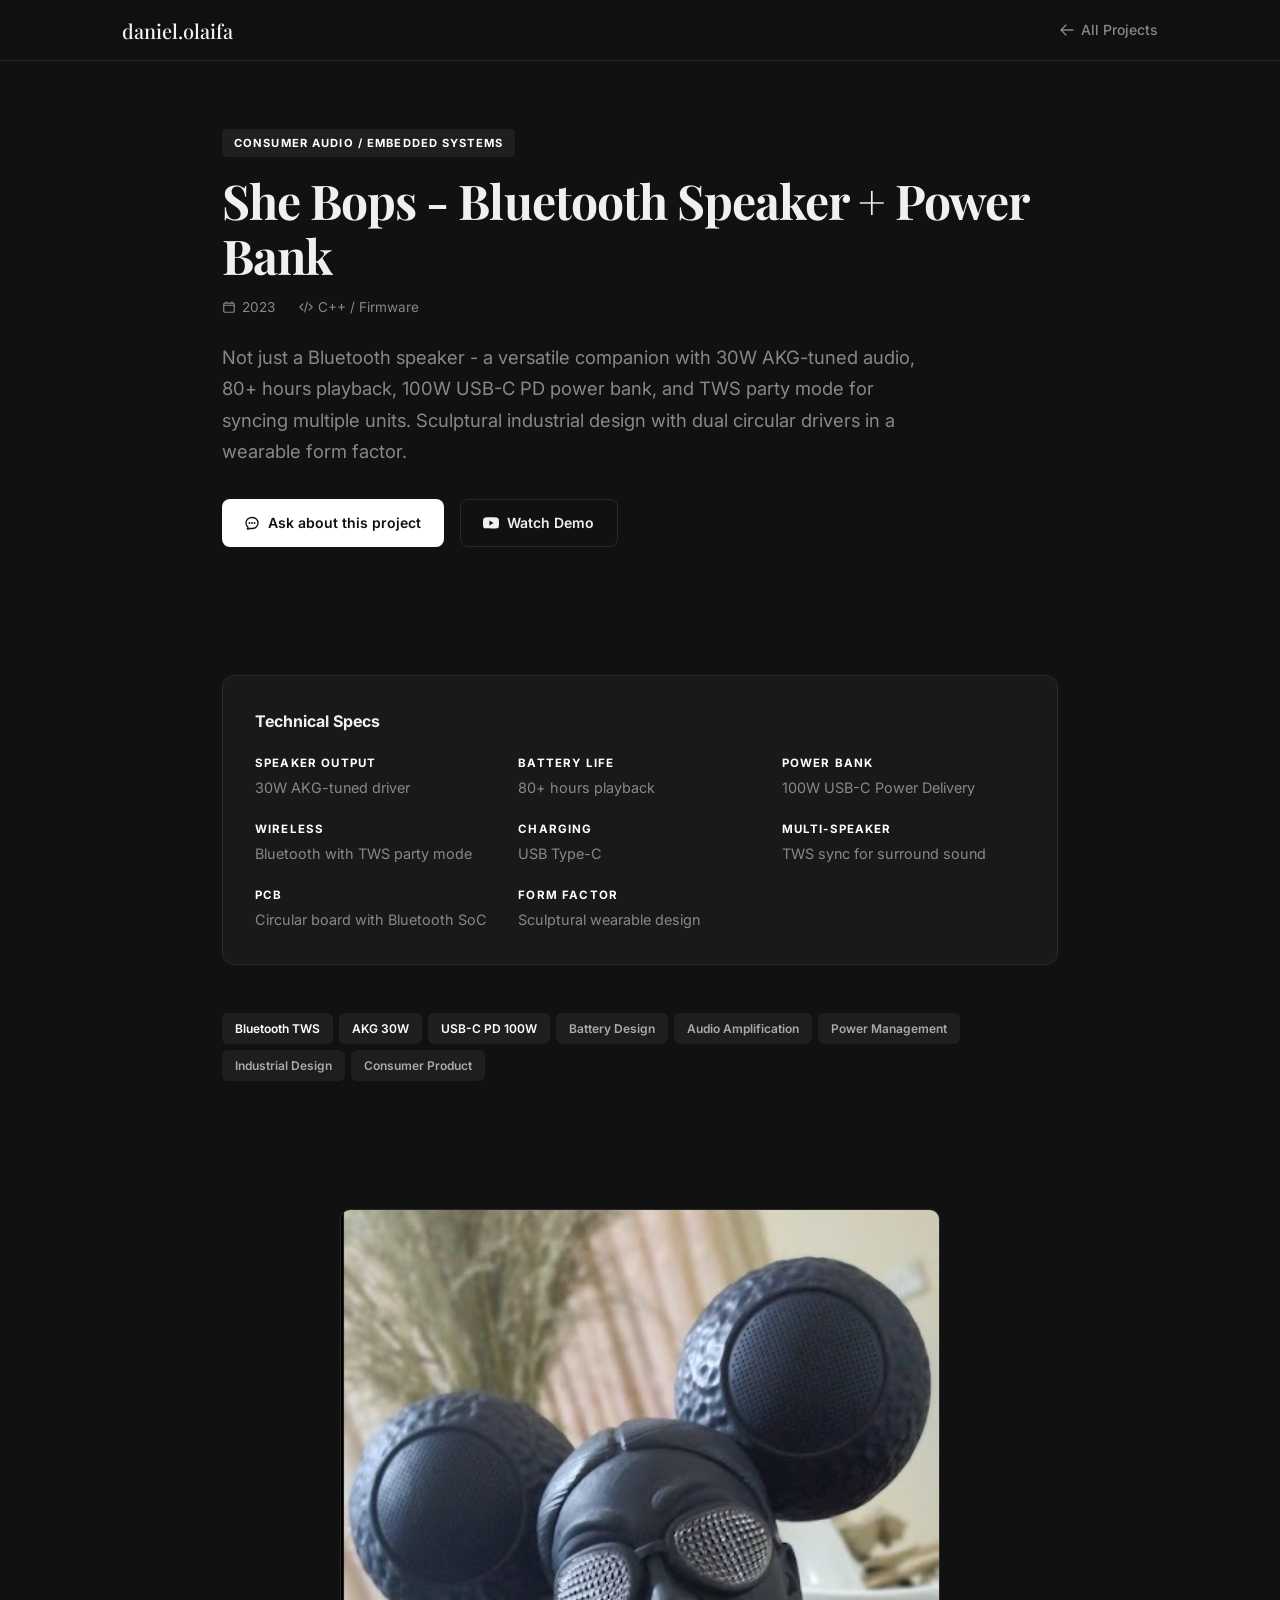
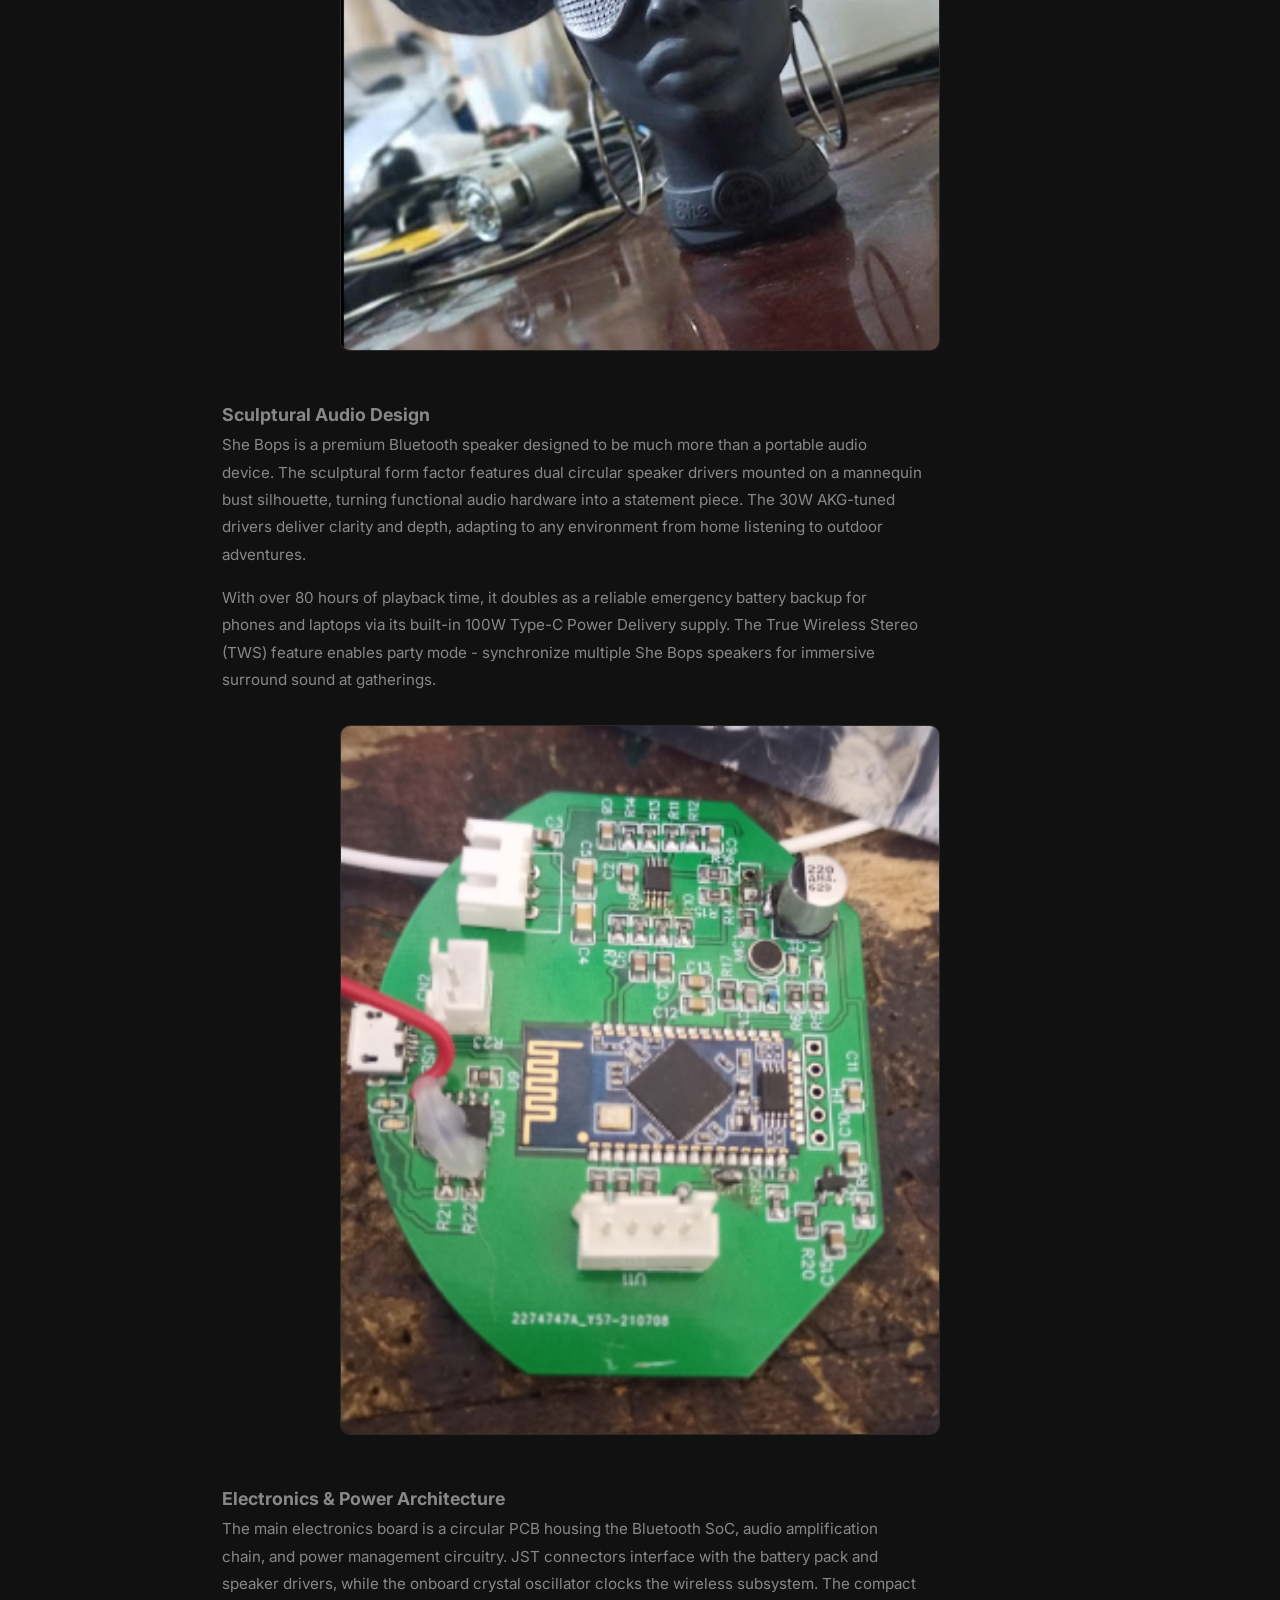
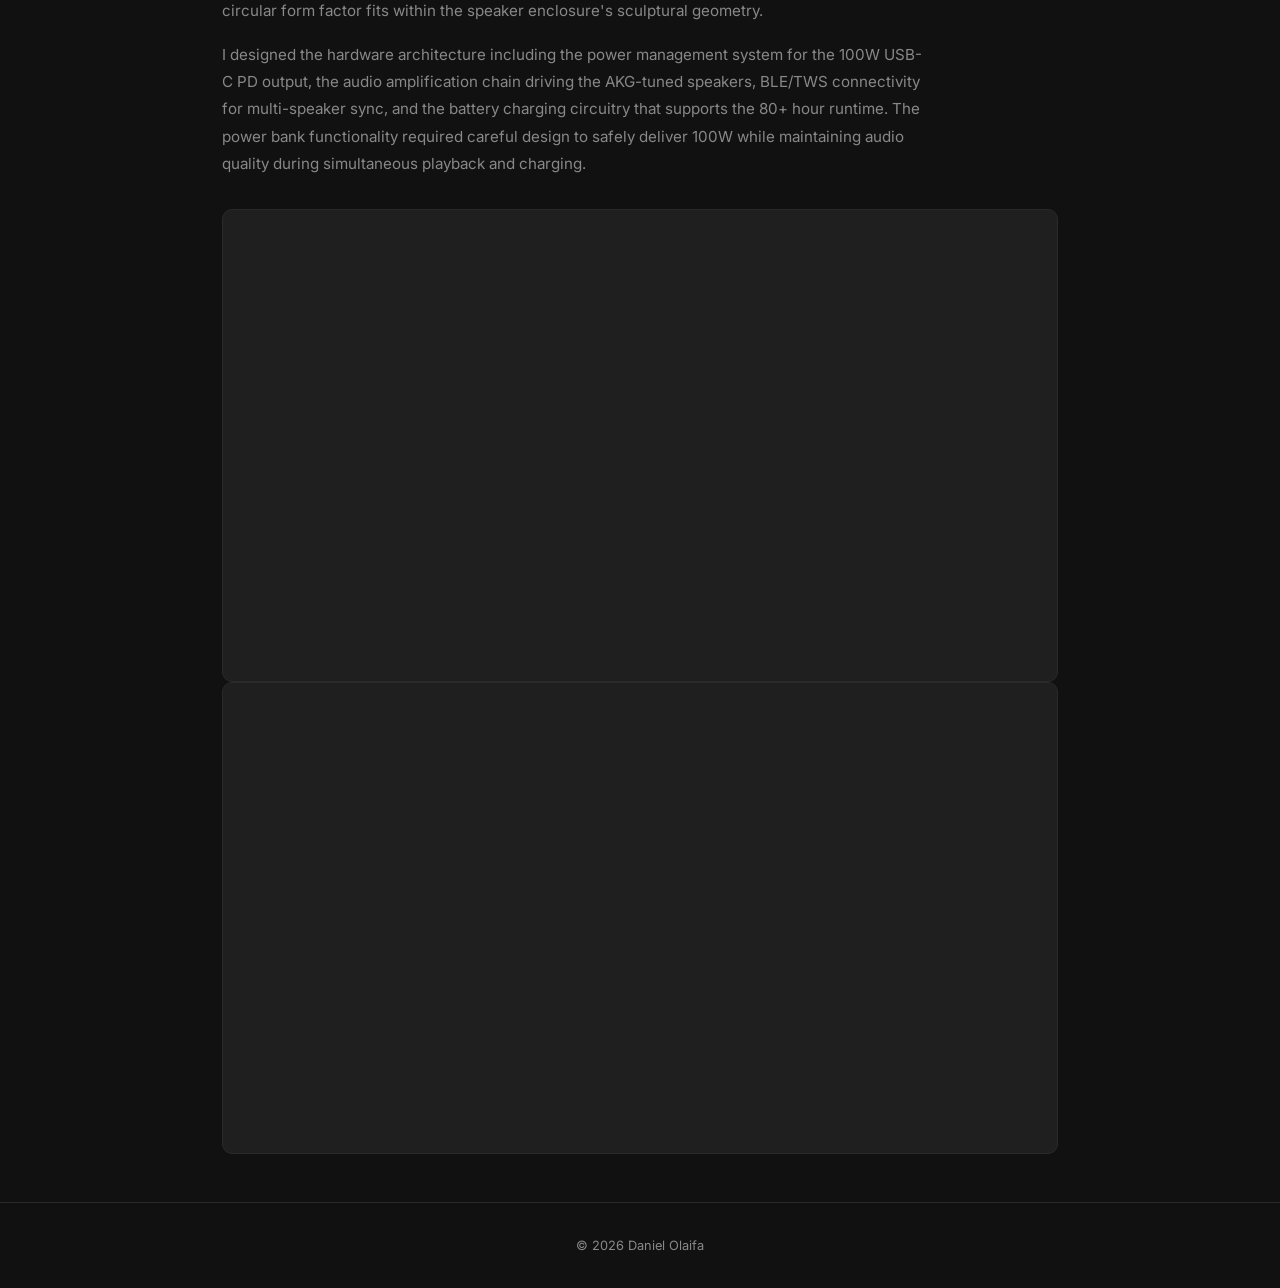
<file: projects/shebops.html>
<!DOCTYPE html>
<html lang="en">
<head>
<meta charset="UTF-8"><meta name="viewport" content="width=device-width, initial-scale=1.0">
<title>She Bops - Bluetooth Speaker + Power Bank - Daniel Olaifa</title>
<link rel="preconnect" href="https://fonts.googleapis.com"><link rel="preconnect" href="https://fonts.gstatic.com" crossorigin>
<link href="https://fonts.googleapis.com/css2?family=Inter:wght@400;500;600;700&family=Playfair+Display:wght@400;700&display=swap" rel="stylesheet">
    <link rel="stylesheet" href="../styles.css">
</head>
<body>
<nav><div class="ni"><a href="../index.html" class="logo">daniel<span>.</span>olaifa</a><a href="../index.html#projects" class="back"><svg xmlns="http://www.w3.org/2000/svg" fill="none" viewBox="0 0 24 24" stroke-width="2" stroke="currentColor"><path stroke-linecap="round" stroke-linejoin="round" d="M10.5 19.5 3 12m0 0 7.5-7.5M3 12h18"/></svg>All Projects</a></div></nav>

<div class="c c-narrow">
<section class="hero">
<span class="pt">Consumer Audio / Embedded Systems</span>
<h1>She Bops - Bluetooth Speaker + Power Bank</h1>
<div class="meta">
<div class="meta-item"><svg xmlns="http://www.w3.org/2000/svg" fill="none" viewBox="0 0 24 24" stroke-width="2" stroke="currentColor"><path stroke-linecap="round" stroke-linejoin="round" d="M6.75 3v2.25M17.25 3v2.25M3 18.75V7.5a2.25 2.25 0 0 1 2.25-2.25h13.5A2.25 2.25 0 0 1 21 7.5v11.25m-18 0A2.25 2.25 0 0 0 5.25 21h13.5A2.25 2.25 0 0 0 21 18.75m-18 0v-7.5A2.25 2.25 0 0 1 5.25 9h13.5A2.25 2.25 0 0 1 21 11.25v7.5"/></svg>2023</div>
<div class="meta-item"><svg xmlns="http://www.w3.org/2000/svg" fill="none" viewBox="0 0 24 24" stroke-width="2" stroke="currentColor"><path stroke-linecap="round" stroke-linejoin="round" d="M17.25 6.75 22.5 12l-5.25 5.25m-10.5 0L1.5 12l5.25-5.25m7.5-3-4.5 16.5"/></svg>C++ / Firmware</div>
</div>
<p class="tagline">Not just a Bluetooth speaker - a versatile companion with 30W AKG-tuned audio, 80+ hours playback, 100W USB-C PD power bank, and TWS party mode for syncing multiple units. Sculptural industrial design with dual circular drivers in a wearable form factor.</p>
<div class="actions">
<a href="mailto:akolaifa4@gmail.com" class="btn bp"><svg xmlns="http://www.w3.org/2000/svg" fill="none" viewBox="0 0 24 24" stroke-width="2" stroke="currentColor"><path stroke-linecap="round" stroke-linejoin="round" d="M8.625 12a.375.375 0 1 1-.75 0 .375.375 0 0 1 .75 0Zm0 0H8.25m4.125 0a.375.375 0 1 1-.75 0 .375.375 0 0 1 .75 0Zm0 0H12m4.125 0a.375.375 0 1 1-.75 0 .375.375 0 0 1 .75 0Zm0 0h-.375M21 12c0 4.556-4.03 8.25-9 8.25a9.764 9.764 0 0 1-2.555-.337A5.972 5.972 0 0 1 5.41 20.97a5.969 5.969 0 0 1-.474-.065 4.48 4.48 0 0 0 .978-2.025c.09-.457-.133-.901-.467-1.226C3.93 16.178 3 14.189 3 12c0-4.556 4.03-8.25 9-8.25s9 3.694 9 8.25Z"/></svg>Ask about this project</a>
<a href="https://youtu.be/deuxWwsAlTk" target="_blank" class="btn bg"><svg xmlns="http://www.w3.org/2000/svg" viewBox="0 0 24 24" fill="currentColor"><path d="M23.498 6.186a3.016 3.016 0 0 0-2.122-2.136C19.505 3.545 12 3.545 12 3.545s-7.505 0-9.377.505A3.017 3.017 0 0 0 .502 6.186C0 8.07 0 12 0 12s0 3.93.502 5.814a3.016 3.016 0 0 0 2.122 2.136c1.871.505 9.376.505 9.376.505s7.505 0 9.377-.505a3.015 3.015 0 0 0 2.122-2.136C24 15.93 24 12 24 12s0-3.93-.502-5.814Z"/><path fill="#111" d="m9.545 15.568 6.273-3.568-6.273-3.568v7.136Z"/></svg>Watch Demo</a>
</div>
</section>

<section class="fi">
<div class="specs"><h3>Technical Specs</h3><div class="spec-grid">
<div class="spec-item"><div class="spec-label">Speaker Output</div><div class="spec-value">30W AKG-tuned driver</div></div>
<div class="spec-item"><div class="spec-label">Battery Life</div><div class="spec-value">80+ hours playback</div></div>
<div class="spec-item"><div class="spec-label">Power Bank</div><div class="spec-value">100W USB-C Power Delivery</div></div>
<div class="spec-item"><div class="spec-label">Wireless</div><div class="spec-value">Bluetooth with TWS party mode</div></div>
<div class="spec-item"><div class="spec-label">Charging</div><div class="spec-value">USB Type-C</div></div>
<div class="spec-item"><div class="spec-label">Multi-Speaker</div><div class="spec-value">TWS sync for surround sound</div></div>
<div class="spec-item"><div class="spec-label">PCB</div><div class="spec-value">Circular board with Bluetooth SoC</div></div>
<div class="spec-item"><div class="spec-label">Form Factor</div><div class="spec-value">Sculptural wearable design</div></div>
</div></div>
<div class="tags"><span class="tag a">Bluetooth TWS</span><span class="tag a">AKG 30W</span><span class="tag a">USB-C PD 100W</span><span class="tag">Battery Design</span><span class="tag">Audio Amplification</span><span class="tag">Power Management</span><span class="tag">Industrial Design</span><span class="tag">Consumer Product</span></div>
</section>

<section class="fi">
<div class="gallery"><div class="gi"><img src="../images/shebops-1.png" alt="She Bops speaker - sculptural black mannequin bust with dual circular speaker drivers and mesh grille sunglasses"></div></div>

<div class="desc">
<h3>Sculptural Audio Design</h3>
<p>She Bops is a premium Bluetooth speaker designed to be much more than a portable audio device. The sculptural form factor features dual circular speaker drivers mounted on a mannequin bust silhouette, turning functional audio hardware into a statement piece. The 30W AKG-tuned drivers deliver clarity and depth, adapting to any environment from home listening to outdoor adventures.</p>
<p>With over 80 hours of playback time, it doubles as a reliable emergency battery backup for phones and laptops via its built-in 100W Type-C Power Delivery supply. The True Wireless Stereo (TWS) feature enables party mode - synchronize multiple She Bops speakers for immersive surround sound at gatherings.</p>
</div>

<div class="gallery"><div class="gi"><img src="../images/shebops-2.png" alt="She Bops main PCB - circular green board with Bluetooth SoC, JST connectors, crystal oscillator, and SMD components"></div></div>

<div class="desc">
<h3>Electronics &amp; Power Architecture</h3>
<p>The main electronics board is a circular PCB housing the Bluetooth SoC, audio amplification chain, and power management circuitry. JST connectors interface with the battery pack and speaker drivers, while the onboard crystal oscillator clocks the wireless subsystem. The compact circular form factor fits within the speaker enclosure's sculptural geometry.</p>
<p>I designed the hardware architecture including the power management system for the 100W USB-C PD output, the audio amplification chain driving the AKG-tuned speakers, BLE/TWS connectivity for multi-speaker sync, and the battery charging circuitry that supports the 80+ hour runtime. The power bank functionality required careful design to safely deliver 100W while maintaining audio quality during simultaneous playback and charging.</p>
</div>

<div class="video-embed"><iframe src="https://www.youtube.com/embed/deuxWwsAlTk" title="She Bops demo video" frameborder="0" allow="accelerometer; autoplay; clipboard-write; encrypted-media; gyroscope; picture-in-picture" allowfullscreen></iframe></div>

<div class="video-embed"><iframe src="https://www.youtube.com/embed/CKzOhNd-RNg" title="She Bops feature overview" frameborder="0" allow="accelerometer; autoplay; clipboard-write; encrypted-media; gyroscope; picture-in-picture" allowfullscreen></iframe></div>
</section>
</div>

<footer><div class="c">&copy; 2026 Daniel Olaifa</div></footer>
<script>
const o = new IntersectionObserver(e => {
  e.forEach(e => {
    if (e.isIntersecting) {
      e.target.classList.add('v');
      o.unobserve(e.target);
    }
  });
}, { threshold: 0.1 });
document.querySelectorAll('.fi').forEach(e => o.observe(e));
</script>
</body>
</html>
</file>
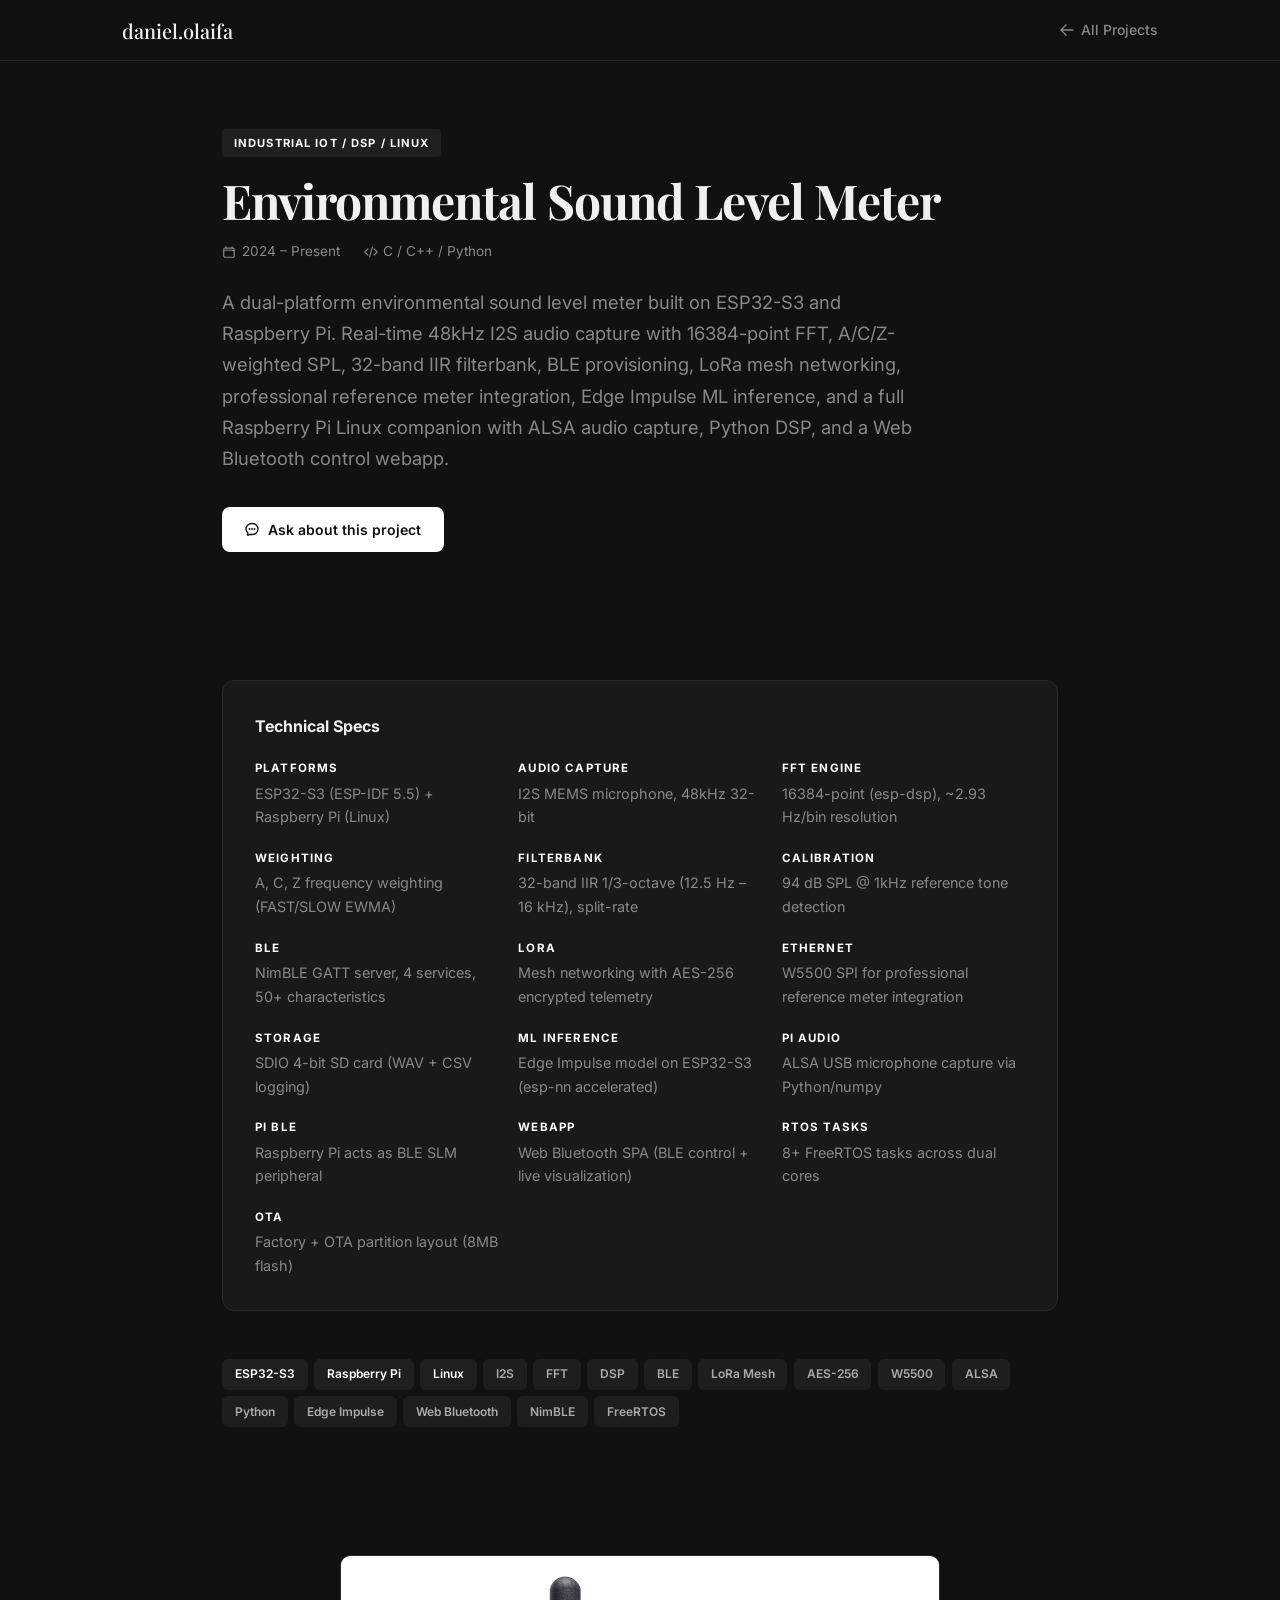
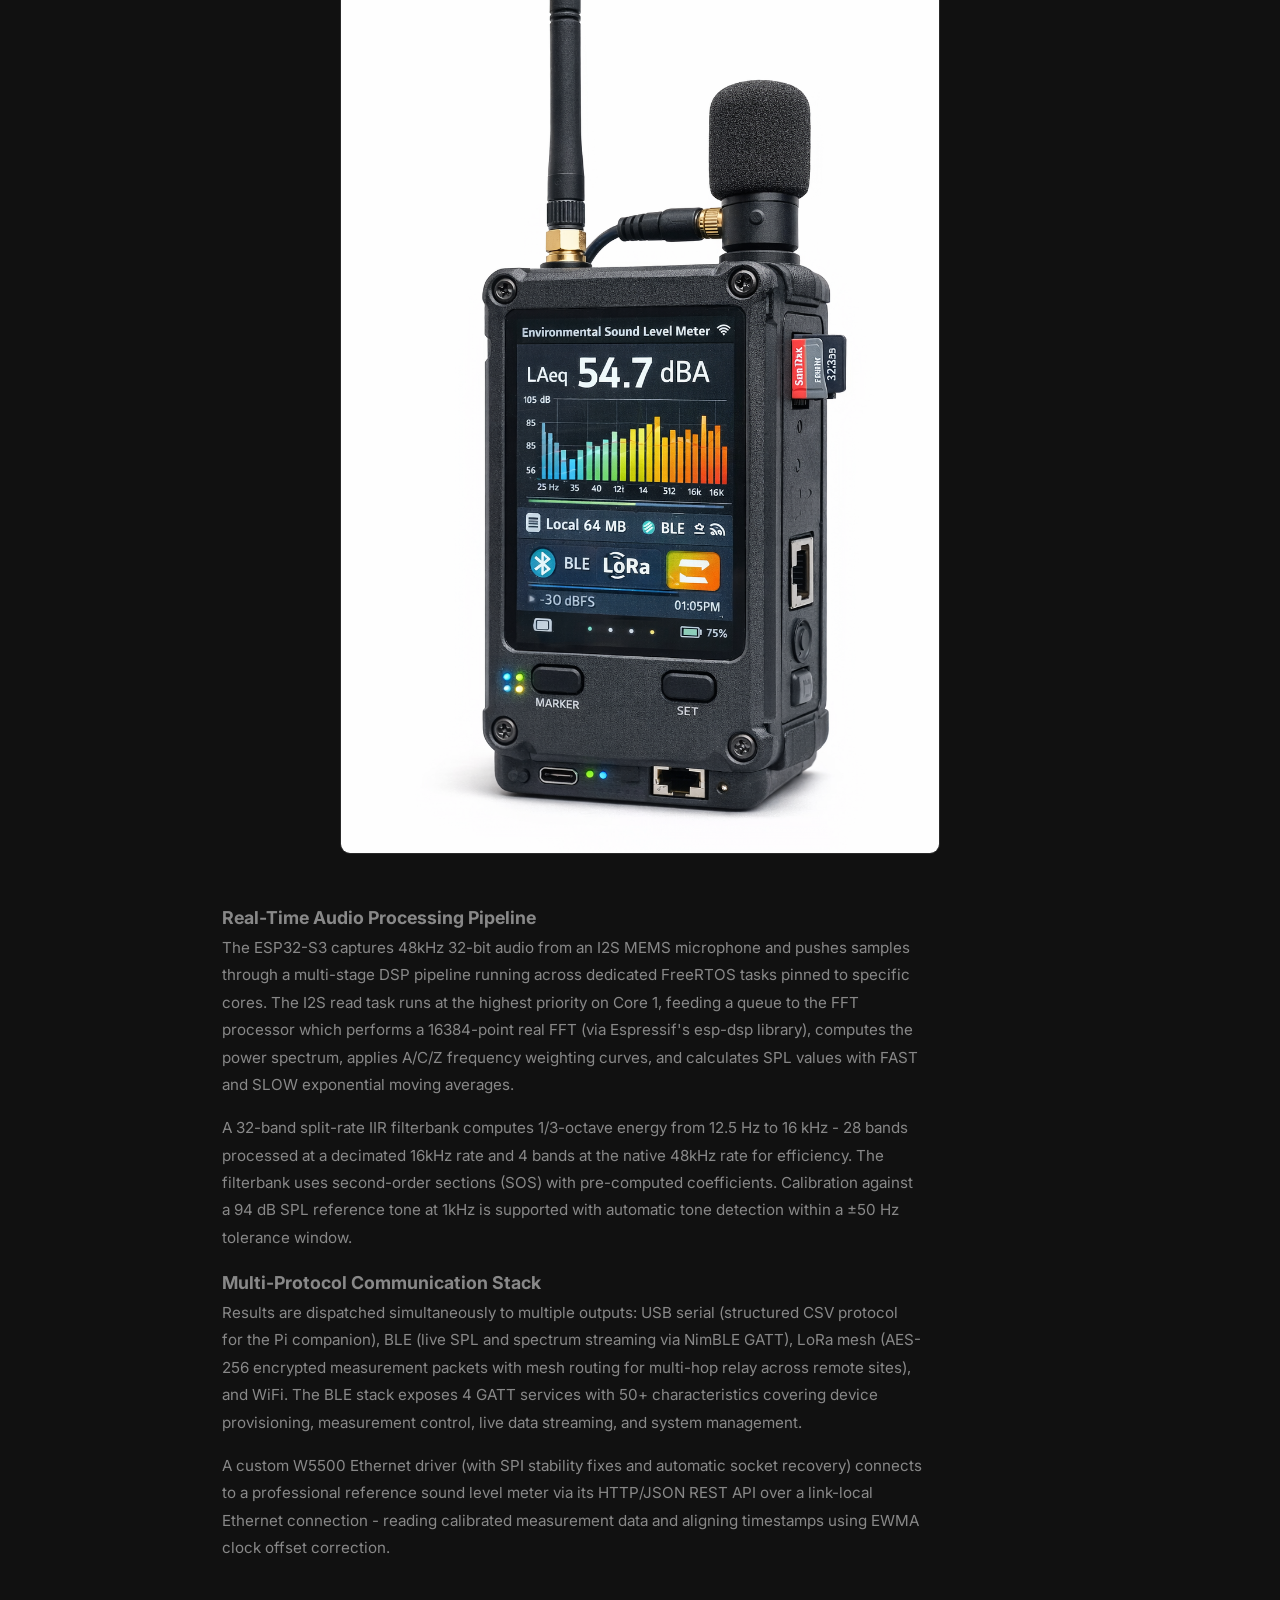
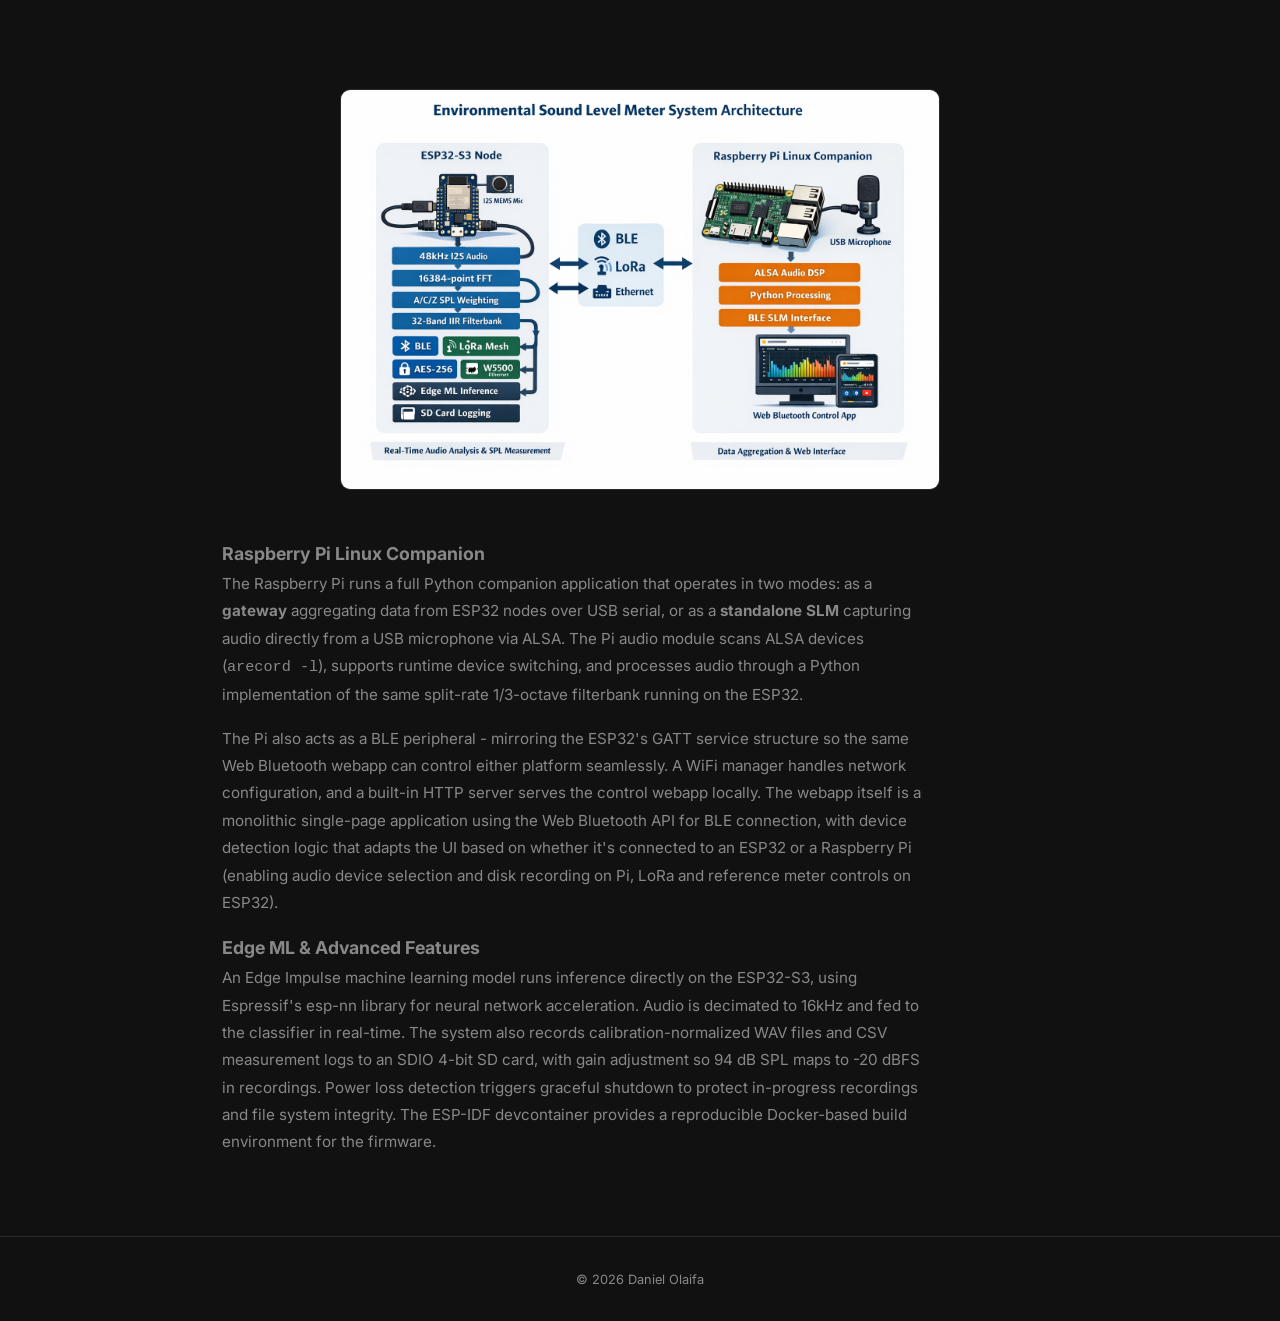
<file: projects/sound-meter.html>
<!DOCTYPE html>
<html lang="en">
<head>
<meta charset="UTF-8"><meta name="viewport" content="width=device-width, initial-scale=1.0">
<title>Environmental Sound Level Meter - Daniel Olaifa</title>
<link rel="preconnect" href="https://fonts.googleapis.com"><link rel="preconnect" href="https://fonts.gstatic.com" crossorigin>
<link href="https://fonts.googleapis.com/css2?family=Inter:wght@400;500;600;700&family=Playfair+Display:wght@400;700&display=swap" rel="stylesheet">
    <link rel="stylesheet" href="../styles.css">
</head>
<body>
<nav><div class="ni"><a href="../index.html" class="logo">daniel<span>.</span>olaifa</a><a href="../index.html#projects" class="back"><svg xmlns="http://www.w3.org/2000/svg" fill="none" viewBox="0 0 24 24" stroke-width="2" stroke="currentColor"><path stroke-linecap="round" stroke-linejoin="round" d="M10.5 19.5 3 12m0 0 7.5-7.5M3 12h18"/></svg>All Projects</a></div></nav>

<div class="c c-narrow">
<section class="hero">
<span class="pt">Industrial IoT / DSP / Linux</span>
<h1>Environmental Sound Level Meter</h1>
<div class="meta">
<div class="meta-item"><svg xmlns="http://www.w3.org/2000/svg" fill="none" viewBox="0 0 24 24" stroke-width="2" stroke="currentColor"><path stroke-linecap="round" stroke-linejoin="round" d="M6.75 3v2.25M17.25 3v2.25M3 18.75V7.5a2.25 2.25 0 0 1 2.25-2.25h13.5A2.25 2.25 0 0 1 21 7.5v11.25m-18 0A2.25 2.25 0 0 0 5.25 21h13.5A2.25 2.25 0 0 0 21 18.75m-18 0v-7.5A2.25 2.25 0 0 1 5.25 9h13.5A2.25 2.25 0 0 1 21 11.25v7.5"/></svg>2024 – Present</div>
<div class="meta-item"><svg xmlns="http://www.w3.org/2000/svg" fill="none" viewBox="0 0 24 24" stroke-width="2" stroke="currentColor"><path stroke-linecap="round" stroke-linejoin="round" d="M17.25 6.75 22.5 12l-5.25 5.25m-10.5 0L1.5 12l5.25-5.25m7.5-3-4.5 16.5"/></svg>C / C++ / Python</div>
</div>
<p class="tagline">A dual-platform environmental sound level meter built on ESP32-S3 and Raspberry Pi. Real-time 48kHz I2S audio capture with 16384-point FFT, A/C/Z-weighted SPL, 32-band IIR filterbank, BLE provisioning, LoRa mesh networking, professional reference meter integration, Edge Impulse ML inference, and a full Raspberry Pi Linux companion with ALSA audio capture, Python DSP, and a Web Bluetooth control webapp.</p>
<div class="actions">
<a href="mailto:akolaifa4@gmail.com" class="btn bp"><svg xmlns="http://www.w3.org/2000/svg" fill="none" viewBox="0 0 24 24" stroke-width="2" stroke="currentColor"><path stroke-linecap="round" stroke-linejoin="round" d="M8.625 12a.375.375 0 1 1-.75 0 .375.375 0 0 1 .75 0Zm0 0H8.25m4.125 0a.375.375 0 1 1-.75 0 .375.375 0 0 1 .75 0Zm0 0H12m4.125 0a.375.375 0 1 1-.75 0 .375.375 0 0 1 .75 0Zm0 0h-.375M21 12c0 4.556-4.03 8.25-9 8.25a9.764 9.764 0 0 1-2.555-.337A5.972 5.972 0 0 1 5.41 20.97a5.969 5.969 0 0 1-.474-.065 4.48 4.48 0 0 0 .978-2.025c.09-.457-.133-.901-.467-1.226C3.93 16.178 3 14.189 3 12c0-4.556 4.03-8.25 9-8.25s9 3.694 9 8.25Z"/></svg>Ask about this project</a>
</div>
</section>

<section class="fi">
<div class="specs"><h3>Technical Specs</h3><div class="spec-grid">
<div class="spec-item"><div class="spec-label">Platforms</div><div class="spec-value">ESP32-S3 (ESP-IDF 5.5) + Raspberry Pi (Linux)</div></div>
<div class="spec-item"><div class="spec-label">Audio Capture</div><div class="spec-value">I2S MEMS microphone, 48kHz 32-bit</div></div>
<div class="spec-item"><div class="spec-label">FFT Engine</div><div class="spec-value">16384-point (esp-dsp), ~2.93 Hz/bin resolution</div></div>
<div class="spec-item"><div class="spec-label">Weighting</div><div class="spec-value">A, C, Z frequency weighting (FAST/SLOW EWMA)</div></div>
<div class="spec-item"><div class="spec-label">Filterbank</div><div class="spec-value">32-band IIR 1/3-octave (12.5 Hz – 16 kHz), split-rate</div></div>
<div class="spec-item"><div class="spec-label">Calibration</div><div class="spec-value">94 dB SPL @ 1kHz reference tone detection</div></div>
<div class="spec-item"><div class="spec-label">BLE</div><div class="spec-value">NimBLE GATT server, 4 services, 50+ characteristics</div></div>
<div class="spec-item"><div class="spec-label">LoRa</div><div class="spec-value">Mesh networking with AES-256 encrypted telemetry</div></div>
<div class="spec-item"><div class="spec-label">Ethernet</div><div class="spec-value">W5500 SPI for professional reference meter integration</div></div>
<div class="spec-item"><div class="spec-label">Storage</div><div class="spec-value">SDIO 4-bit SD card (WAV + CSV logging)</div></div>
<div class="spec-item"><div class="spec-label">ML Inference</div><div class="spec-value">Edge Impulse model on ESP32-S3 (esp-nn accelerated)</div></div>
<div class="spec-item"><div class="spec-label">Pi Audio</div><div class="spec-value">ALSA USB microphone capture via Python/numpy</div></div>
<div class="spec-item"><div class="spec-label">Pi BLE</div><div class="spec-value">Raspberry Pi acts as BLE SLM peripheral</div></div>
<div class="spec-item"><div class="spec-label">Webapp</div><div class="spec-value">Web Bluetooth SPA (BLE control + live visualization)</div></div>
<div class="spec-item"><div class="spec-label">RTOS Tasks</div><div class="spec-value">8+ FreeRTOS tasks across dual cores</div></div>
<div class="spec-item"><div class="spec-label">OTA</div><div class="spec-value">Factory + OTA partition layout (8MB flash)</div></div>
</div></div>
<div class="tags"><span class="tag a">ESP32-S3</span><span class="tag a">Raspberry Pi</span><span class="tag a">Linux</span><span class="tag">I2S</span><span class="tag">FFT</span><span class="tag">DSP</span><span class="tag">BLE</span><span class="tag">LoRa Mesh</span><span class="tag">AES-256</span><span class="tag">W5500</span><span class="tag">ALSA</span><span class="tag">Python</span><span class="tag">Edge Impulse</span><span class="tag">Web Bluetooth</span><span class="tag">NimBLE</span><span class="tag">FreeRTOS</span></div>
</section>

<section class="fi">
<div class="gallery"><div class="gi"><img src="../images/sound-meter-1.png" alt="Environmental Sound Level Meter - handheld device render showing LAeq 54.7 dBA reading, real-time spectrum analyzer, BLE and LoRa status indicators, LoRa antenna, measurement microphone, Ethernet port, and SD card slot"></div></div>

<div class="desc">
<h3>Real-Time Audio Processing Pipeline</h3>
<p>The ESP32-S3 captures 48kHz 32-bit audio from an I2S MEMS microphone and pushes samples through a multi-stage DSP pipeline running across dedicated FreeRTOS tasks pinned to specific cores. The I2S read task runs at the highest priority on Core 1, feeding a queue to the FFT processor which performs a 16384-point real FFT (via Espressif's esp-dsp library), computes the power spectrum, applies A/C/Z frequency weighting curves, and calculates SPL values with FAST and SLOW exponential moving averages.</p>
<p>A 32-band split-rate IIR filterbank computes 1/3-octave energy from 12.5 Hz to 16 kHz - 28 bands processed at a decimated 16kHz rate and 4 bands at the native 48kHz rate for efficiency. The filterbank uses second-order sections (SOS) with pre-computed coefficients. Calibration against a 94 dB SPL reference tone at 1kHz is supported with automatic tone detection within a ±50 Hz tolerance window.</p>

<h3>Multi-Protocol Communication Stack</h3>
<p>Results are dispatched simultaneously to multiple outputs: USB serial (structured CSV protocol for the Pi companion), BLE (live SPL and spectrum streaming via NimBLE GATT), LoRa mesh (AES-256 encrypted measurement packets with mesh routing for multi-hop relay across remote sites), and WiFi. The BLE stack exposes 4 GATT services with 50+ characteristics covering device provisioning, measurement control, live data streaming, and system management.</p>
<p>A custom W5500 Ethernet driver (with SPI stability fixes and automatic socket recovery) connects to a professional reference sound level meter via its HTTP/JSON REST API over a link-local Ethernet connection - reading calibrated measurement data and aligning timestamps using EWMA clock offset correction.</p>
</div>
</section>

<section class="fi">
<div class="gallery"><div class="gi"><img src="../images/sound-meter-2.png" alt="System architecture - ESP32-S3 node with I2S audio, 16384-point FFT, IIR filterbank, BLE, LoRa mesh, and W5500 Ethernet connected to Raspberry Pi Linux companion with ALSA capture, Python DSP, BLE peripheral, and Web Bluetooth webapp"></div></div>

<div class="desc">
<h3>Raspberry Pi Linux Companion</h3>
<p>The Raspberry Pi runs a full Python companion application that operates in two modes: as a <strong>gateway</strong> aggregating data from ESP32 nodes over USB serial, or as a <strong>standalone SLM</strong> capturing audio directly from a USB microphone via ALSA. The Pi audio module scans ALSA devices (<code>arecord -l</code>), supports runtime device switching, and processes audio through a Python implementation of the same split-rate 1/3-octave filterbank running on the ESP32.</p>
<p>The Pi also acts as a BLE peripheral - mirroring the ESP32's GATT service structure so the same Web Bluetooth webapp can control either platform seamlessly. A WiFi manager handles network configuration, and a built-in HTTP server serves the control webapp locally. The webapp itself is a monolithic single-page application using the Web Bluetooth API for BLE connection, with device detection logic that adapts the UI based on whether it's connected to an ESP32 or a Raspberry Pi (enabling audio device selection and disk recording on Pi, LoRa and reference meter controls on ESP32).</p>

<h3>Edge ML &amp; Advanced Features</h3>
<p>An Edge Impulse machine learning model runs inference directly on the ESP32-S3, using Espressif's esp-nn library for neural network acceleration. Audio is decimated to 16kHz and fed to the classifier in real-time. The system also records calibration-normalized WAV files and CSV measurement logs to an SDIO 4-bit SD card, with gain adjustment so 94 dB SPL maps to -20 dBFS in recordings. Power loss detection triggers graceful shutdown to protect in-progress recordings and file system integrity. The ESP-IDF devcontainer provides a reproducible Docker-based build environment for the firmware.</p>
</div>
</section>
</div>

<footer><div class="c">&copy; 2026 Daniel Olaifa</div></footer>
<script>
const o = new IntersectionObserver(e => {
  e.forEach(e => {
    if (e.isIntersecting) {
      e.target.classList.add('v');
      o.unobserve(e.target);
    }
  });
}, { threshold: 0.1 });
document.querySelectorAll('.fi').forEach(e => o.observe(e));
</script>
</body>
</html>
</file>
<file: styles.css>
/* ========================================
   Daniel Olaifa — Portfolio Styles
   ======================================== */

/* ----- Variables ----- */
:root {
  --bg: #111;
  --bg-card: #191919;
  --bg-elevated: #1f1f1f;
  --text: #f0f0f0;
  --text-muted: #888;
  --accent: #fff;
  --accent-light: rgba(255, 255, 255, 0.06);
  --accent-glow: rgba(255, 255, 255, 0.1);
  --border: #2a2a2a;
  --tag-bg: #1e1e1e;
  --tag-text: #aaa;
  --serif: 'Playfair Display', serif;
  --sans: 'Inter', sans-serif;
}

/* ----- Reset ----- */
*,
*::before,
*::after {
  margin: 0;
  padding: 0;
  box-sizing: border-box;
}

html {
  scroll-behavior: smooth;
}

body {
  font-family: var(--sans);
  background: var(--bg);
  color: var(--text);
  line-height: 1.65;
  -webkit-font-smoothing: antialiased;
}

/* ----- Layout ----- */
.c {
  max-width: 1100px;
  margin: 0 auto;
  padding: 0 2rem;
}

.c-narrow {
  max-width: 900px;
}

section {
  padding: 5rem 0;
}

.c-narrow section {
  padding: 3rem 0;
}

/* ----- Navigation ----- */
nav {
  position: fixed;
  top: 0;
  left: 0;
  right: 0;
  z-index: 100;
  background: rgba(17, 17, 17, 0.85);
  backdrop-filter: blur(16px);
  border-bottom: 1px solid var(--border);
}

.ni {
  max-width: 1100px;
  margin: 0 auto;
  padding: 0 2rem;
  display: flex;
  justify-content: space-between;
  align-items: center;
  height: 60px;
}

.logo {
  font-family: var(--serif);
  font-size: 1.25rem;
  color: var(--text);
  text-decoration: none;
}

.logo span {
  color: var(--accent);
}

nav ul {
  list-style: none;
  display: flex;
  gap: 2rem;
}

nav a {
  text-decoration: none;
  color: var(--text-muted);
  font-size: .875rem;
  font-weight: 500;
  transition: color .2s;
}

nav a:hover {
  color: var(--text);
}

.ham {
  display: none;
  background: none;
  border: none;
  cursor: pointer;
  padding: 4px;
}

.ham i {
  display: block;
  width: 22px;
  height: 2px;
  background: var(--text);
  margin: 5px 0;
}

/* Back link (project pages) */
.back {
  display: inline-flex;
  align-items: center;
  gap: .4rem;
  color: var(--text-muted);
  text-decoration: none;
  font-size: .875rem;
  font-weight: 500;
  transition: color .2s;
}

.back:hover {
  color: var(--text);
}

.back svg {
  width: 16px;
  height: 16px;
}

/* ----- Section Typography ----- */
.sl {
  font-size: .7rem;
  font-weight: 700;
  text-transform: uppercase;
  letter-spacing: .15em;
  color: var(--accent);
  margin-bottom: 1rem;
}

.st {
  font-family: var(--serif);
  font-size: 2.25rem;
  letter-spacing: -.02em;
  margin-bottom: 1rem;
  line-height: 1.2;
}

.ss {
  color: var(--text-muted);
  font-size: 1.05rem;
  max-width: 560px;
  margin-bottom: 3rem;
}

/* ----- Buttons ----- */
.btn {
  display: inline-flex;
  align-items: center;
  gap: .5rem;
  padding: .75rem 1.5rem;
  border-radius: 8px;
  font-size: .9rem;
  font-weight: 600;
  text-decoration: none;
  transition: all .25s;
  font-family: var(--sans);
  cursor: pointer;
}

.btn svg {
  width: 16px;
  height: 16px;
}

.bp {
  background: var(--accent);
  color: #111;
  border: none;
}

.bp:hover {
  background: #d4d4d4;
  transform: translateY(-1px);
  box-shadow: 0 4px 20px var(--accent-glow);
}

.bg {
  background: transparent;
  color: var(--text);
  border: 1.5px solid var(--border);
}

.bg:hover {
  border-color: var(--text-muted);
  background: var(--bg-card);
}

/* ----- Tags ----- */
.tags {
  display: flex;
  flex-wrap: wrap;
  gap: .4rem;
}

.tag {
  font-size: .72rem;
  font-weight: 600;
  padding: .3rem .7rem;
  border-radius: 6px;
  background: var(--tag-bg);
  color: var(--tag-text);
}

.tag.a {
  background: var(--accent-light);
  color: var(--accent);
}

/* ========================================
   Homepage
   ======================================== */

/* ----- Hero ----- */
.hero {
  padding-top: 10rem;
  padding-bottom: 5rem;
  position: relative;
}

.hero::before {
  content: '';
  position: absolute;
  top: 0;
  left: 0;
  right: 0;
  height: 100%;
  background: radial-gradient(ellipse 80% 50% at 50% 0%, rgba(255, 255, 255, .04), transparent);
  pointer-events: none;
}

.hc {
  position: relative;
}

.hero-split {
  display: flex;
  align-items: center;
  gap: 4rem;
}

.hero-text {
  flex: 1;
}

.hero-photo {
  flex-shrink: 0;
}

.hp {
  width: 200px;
  border-radius: 40px;
  border: 3px solid rgba(255, 255, 255, .08);
}

.hero-subtitle {
  font-size: 1.25rem;
  color: var(--text-muted);
  font-weight: 500;
  letter-spacing: .05em;
  text-transform: uppercase;
  margin-bottom: 1rem;
  margin-top: -.75rem;
}

.hb {
  display: inline-flex;
  align-items: center;
  gap: .5rem;
  background: var(--accent-light);
  color: var(--accent);
  font-size: .8rem;
  font-weight: 600;
  padding: .4rem 1rem;
  border-radius: 100px;
  margin-bottom: 1.75rem;
}

.hb .dot {
  width: 6px;
  height: 6px;
  background: var(--accent);
  border-radius: 50%;
  animation: pulse 2s infinite;
}

@keyframes pulse {
  0%, 100% { opacity: 1; }
  50% { opacity: .4; }
}

.hero h1 {
  font-family: var(--serif);
  font-size: clamp(2.5rem, 5.5vw, 4rem);
  line-height: 1.1;
  letter-spacing: -.03em;
  margin-bottom: 1.5rem;
}

.hero h1 .thin {
  font-weight: 400;
  color: var(--text-muted);
}

.hero-text > p {
  font-size: 1.15rem;
  color: var(--text-muted);
  max-width: 580px;
  margin-bottom: 2.5rem;
  line-height: 1.7;
}

.ha {
  display: flex;
  gap: 1rem;
  flex-wrap: wrap;
}

/* ----- Stats Row ----- */
.sr {
  display: grid;
  grid-template-columns: repeat(4, 1fr);
  gap: 1px;
  background: var(--border);
  border: 1px solid var(--border);
  border-radius: 12px;
  overflow: hidden;
  margin-top: 4rem;
}

.s {
  background: var(--bg-card);
  padding: 1.75rem 1.5rem;
  text-align: center;
}

.sv {
  font-family: var(--serif);
  font-size: 2rem;
  letter-spacing: -.02em;
}

.slb {
  font-size: .78rem;
  color: var(--text-muted);
  margin-top: .25rem;
  font-weight: 500;
}

/* ----- Skills Grid ----- */
.sg {
  display: grid;
  grid-template-columns: repeat(auto-fill, minmax(320px, 1fr));
  gap: 1.5rem;
}

.sc {
  background: var(--bg-card);
  border: 1px solid var(--border);
  border-radius: 12px;
  padding: 2rem;
  transition: border-color .25s, box-shadow .25s;
}

.sc:hover {
  border-color: #3A3A3A;
  box-shadow: 0 4px 16px rgba(0, 0, 0, .3);
}

.si {
  width: 40px;
  height: 40px;
  border-radius: 10px;
  display: flex;
  align-items: center;
  justify-content: center;
  margin-bottom: 1.25rem;
  font-size: 1.2rem;
}

.sc h3 {
  font-size: 1rem;
  font-weight: 700;
  margin-bottom: .5rem;
}

.sc p {
  font-size: .875rem;
  color: var(--text-muted);
  line-height: 1.6;
  margin-bottom: 1rem;
}

/* ----- Projects Grid (homepage) ----- */
.pg {
  display: grid;
  grid-template-columns: repeat(auto-fill, minmax(320px, 1fr));
  gap: 1.5rem;
}

.pc {
  background: var(--bg-card);
  border: 1px solid var(--border);
  border-radius: 12px;
  overflow: hidden;
  display: flex;
  flex-direction: column;
  transition: border-color .25s, transform .25s, box-shadow .25s;
  text-decoration: none;
  color: inherit;
}

.pc:hover {
  border-color: #3A3A3A;
  transform: translateY(-3px);
  box-shadow: 0 12px 32px rgba(0, 0, 0, .4);
}

.pi {
  width: 100%;
  height: 220px;
  object-fit: cover;
  display: block;
  background: var(--bg-elevated);
}

.pip {
  width: 100%;
  height: 220px;
  background: var(--bg-elevated);
  display: flex;
  flex-direction: column;
  align-items: center;
  justify-content: center;
  color: var(--text-muted);
  font-size: .78rem;
  border-bottom: 1px solid var(--border);
  gap: .5rem;
}

.pip svg {
  width: 32px;
  height: 32px;
  opacity: .3;
}

.pip .fn {
  font-family: monospace;
  font-size: .7rem;
  color: var(--accent);
  opacity: .7;
}

.pb {
  padding: 1.5rem;
  flex: 1;
  display: flex;
  flex-direction: column;
}

.ph {
  display: flex;
  justify-content: space-between;
  align-items: flex-start;
  margin-bottom: .75rem;
}

.pt {
  font-size: .7rem;
  font-weight: 700;
  text-transform: uppercase;
  letter-spacing: .1em;
  color: var(--accent);
  background: var(--accent-light);
  padding: .25rem .65rem;
  border-radius: 4px;
}

.pa {
  color: var(--text-muted);
  transition: transform .2s;
  flex-shrink: 0;
}

.pc:hover .pa {
  transform: translate(3px, -3px);
}

.pc h3 {
  font-size: 1.05rem;
  font-weight: 700;
  margin-bottom: .5rem;
}

.pc p {
  font-size: .85rem;
  color: var(--text-muted);
  line-height: 1.6;
  flex: 1;
  margin-bottom: 1rem;
}

.pc .tags {
  margin-bottom: .75rem;
}

.pl {
  display: flex;
  align-items: center;
  gap: .4rem;
  font-size: .78rem;
  color: var(--text-muted);
  font-weight: 500;
}

.ld {
  width: 8px;
  height: 8px;
  border-radius: 50%;
}

.lc { background: #555; }
.lcpp { background: #f34b7d; }
.lpy { background: #3572A5; }
.lhw { background: #4CAF50; }

/* ----- Timeline ----- */
.tl {
  position: relative;
  padding-left: 2.5rem;
}

.tl::before {
  content: '';
  position: absolute;
  left: 7px;
  top: 8px;
  bottom: 8px;
  width: 1.5px;
  background: var(--border);
}

.ti {
  position: relative;
  padding-bottom: 3rem;
}

.ti:last-child {
  padding-bottom: 0;
}

.td {
  position: absolute;
  left: -2.5rem;
  top: 6px;
  width: 15px;
  height: 15px;
  border-radius: 50%;
  background: var(--bg);
  border: 2.5px solid var(--accent);
}

.ti.cur .td {
  background: var(--accent);
  box-shadow: 0 0 0 4px var(--accent-light);
}

.tdt {
  font-size: .78rem;
  font-weight: 600;
  color: var(--accent);
  margin-bottom: .35rem;
}

.tr {
  font-size: 1.1rem;
  font-weight: 700;
  margin-bottom: .15rem;
}

.tc {
  font-size: .9rem;
  color: var(--text-muted);
  margin-bottom: .75rem;
}

.th {
  list-style: none;
}

.th li {
  font-size: .875rem;
  color: var(--text-muted);
  line-height: 1.6;
  padding-left: 1.2rem;
  position: relative;
  margin-bottom: .4rem;
}

.th li::before {
  content: '';
  position: absolute;
  left: 0;
  top: .6em;
  width: 5px;
  height: 1.5px;
  background: var(--accent);
}

/* ----- Contact ----- */
.cs {
  background: var(--bg-card);
  border: 1px solid var(--border);
  border-radius: 16px;
  padding: 4rem;
  text-align: center;
  margin-bottom: 4rem;
}

.cs p {
  color: var(--text-muted);
  max-width: 480px;
  margin: 0 auto 2.5rem;
}

.cl {
  display: flex;
  justify-content: center;
  gap: 1rem;
  flex-wrap: wrap;
}

.cla {
  display: inline-flex;
  align-items: center;
  gap: .5rem;
  color: var(--text);
  text-decoration: none;
  font-size: .9rem;
  font-weight: 500;
  padding: .7rem 1.4rem;
  border: 1.5px solid var(--border);
  border-radius: 8px;
  transition: all .25s;
}

.cla:hover {
  background: var(--accent-light);
  border-color: var(--accent);
  color: var(--accent);
}

.cla svg {
  width: 16px;
  height: 16px;
}

/* ========================================
   Project Detail Pages
   ======================================== */

.c-narrow .hero {
  padding-top: 8rem;
  padding-bottom: 2rem;
  position: static;
}

.c-narrow .hero::before {
  display: none;
}

.c-narrow .pt {
  display: inline-block;
  padding: .3rem .75rem;
  margin-bottom: 1rem;
}

.c-narrow h1 {
  font-family: var(--serif);
  font-size: clamp(2rem, 4vw, 3rem);
  line-height: 1.15;
  letter-spacing: -.02em;
  margin-bottom: .75rem;
}

.c-narrow .btn {
  padding: .7rem 1.4rem;
  font-size: .875rem;
}

.c-narrow .tags {
  margin-bottom: 2rem;
}

.c-narrow .tag {
  font-size: .75rem;
  padding: .35rem .8rem;
}

.meta {
  display: flex;
  gap: 1.5rem;
  align-items: center;
  color: var(--text-muted);
  font-size: .85rem;
  margin-bottom: 1.5rem;
  flex-wrap: wrap;
}

.meta svg {
  width: 14px;
  height: 14px;
  flex-shrink: 0;
}

.meta-item {
  display: flex;
  align-items: center;
  gap: .35rem;
}

.tagline {
  font-size: 1.15rem;
  color: var(--text-muted);
  line-height: 1.7;
  margin-bottom: 2rem;
  max-width: 700px;
}

.actions {
  display: flex;
  gap: 1rem;
  flex-wrap: wrap;
  margin-bottom: 3rem;
}

/* Gallery */
.gallery {
  display: grid;
  grid-template-columns: repeat(auto-fill, minmax(280px, 1fr));
  gap: 1rem;
  margin-bottom: 3rem;
}

.c-narrow .gallery {
  grid-template-columns: 1fr;
  max-width: 600px;
  margin-left: auto;
  margin-right: auto;
}

.gi {
  border-radius: 10px;
  overflow: hidden;
  border: 1px solid var(--border);
  background: var(--bg-elevated);
}

.gi img {
  width: 100%;
  height: auto;
  display: block;
  transition: transform .3s;
}

.gi:hover img {
  transform: scale(1.03);
}

.gp {
  width: 100%;
  height: 240px;
  display: flex;
  flex-direction: column;
  align-items: center;
  justify-content: center;
  color: var(--text-muted);
  gap: .5rem;
}

.gp svg {
  width: 32px;
  height: 32px;
  opacity: .3;
}

.gp .fn {
  font-family: monospace;
  font-size: .7rem;
  color: var(--accent);
  opacity: .7;
}

/* Video Embed */
.video-embed {
  position: relative;
  width: 100%;
  padding-bottom: 56.25%;
  border-radius: 10px;
  overflow: hidden;
  border: 1px solid var(--border);
  background: var(--bg-elevated);
}

.video-embed iframe {
  position: absolute;
  top: 0;
  left: 0;
  width: 100%;
  height: 100%;
}

/* Description & Specs */
.desc {
  color: var(--text-muted);
  font-size: .95rem;
  line-height: 1.8;
  margin-bottom: 2rem;
  max-width: 700px;
}

.desc p {
  margin-bottom: 1rem;
}

.specs {
  background: var(--bg-card);
  border: 1px solid var(--border);
  border-radius: 12px;
  padding: 2rem;
  margin-bottom: 3rem;
}

.specs h3 {
  font-size: 1rem;
  font-weight: 700;
  margin-bottom: 1.25rem;
  color: var(--text);
}

.spec-grid {
  display: grid;
  grid-template-columns: repeat(auto-fill, minmax(220px, 1fr));
  gap: 1.25rem;
}

.spec-item {
  display: flex;
  flex-direction: column;
  gap: .2rem;
}

.spec-label {
  font-size: .72rem;
  font-weight: 700;
  text-transform: uppercase;
  letter-spacing: .1em;
  color: var(--accent);
}

.spec-value {
  font-size: .9rem;
  color: var(--text-muted);
}

/* ========================================
   Footer
   ======================================== */

footer {
  padding: 2rem 0;
  text-align: center;
  font-size: .8rem;
  color: var(--text-muted);
  border-top: 1px solid var(--border);
}

/* ========================================
   Animations
   ======================================== */

.fi {
  opacity: 0;
  transform: translateY(20px);
  transition: opacity .6s ease, transform .6s ease;
}

.fi.v {
  opacity: 1;
  transform: translateY(0);
}

/* ========================================
   Responsive
   ======================================== */

@media (max-width: 768px) {
  /* Nav mobile */
  nav ul {
    display: none;
  }

  nav ul.open {
    display: flex;
    flex-direction: column;
    position: absolute;
    top: 60px;
    left: 0;
    right: 0;
    background: var(--bg);
    padding: 1rem 2rem;
    border-bottom: 1px solid var(--border);
    gap: 1rem;
  }

  .ham {
    display: block;
  }

  /* Homepage */
  .hero {
    padding-top: 7rem;
  }

  .hero-split {
    flex-direction: row;
    gap: 1.5rem;
    align-items: flex-start;
  }

  .hero-photo {
    order: 0;
  }

  .hp {
    width: 90px;
    border-radius: 20px;
  }

  .hero h1 {
    font-size: 2rem;
  }

  .hero-subtitle {
    font-size: .9rem;
  }

  .hero-text > p {
    font-size: 1rem;
  }

  .sr {
    grid-template-columns: repeat(2, 1fr);
  }

  .sg,
  .pg {
    grid-template-columns: 1fr;
  }

  .pi {
    height: auto;
  }

  .cs {
    padding: 3rem 1.5rem;
  }

  section {
    padding: 3rem 0;
  }

  /* Project pages */
  .c-narrow .hero {
    padding-top: 6rem;
  }

  .gallery {
    grid-template-columns: 1fr;
  }

  .spec-grid {
    grid-template-columns: 1fr;
  }

  .c-narrow .gallery {
    max-width: 100%;
  }

  .actions {
    flex-direction: column;
  }

  .actions .btn {
    width: 100%;
    justify-content: center;
  }

  .meta {
    flex-direction: column;
    gap: 0.5rem;
  }

  .video-embed {
    margin-left: -1rem;
    margin-right: -1rem;
    border-radius: 0;
  }
}
</file>
